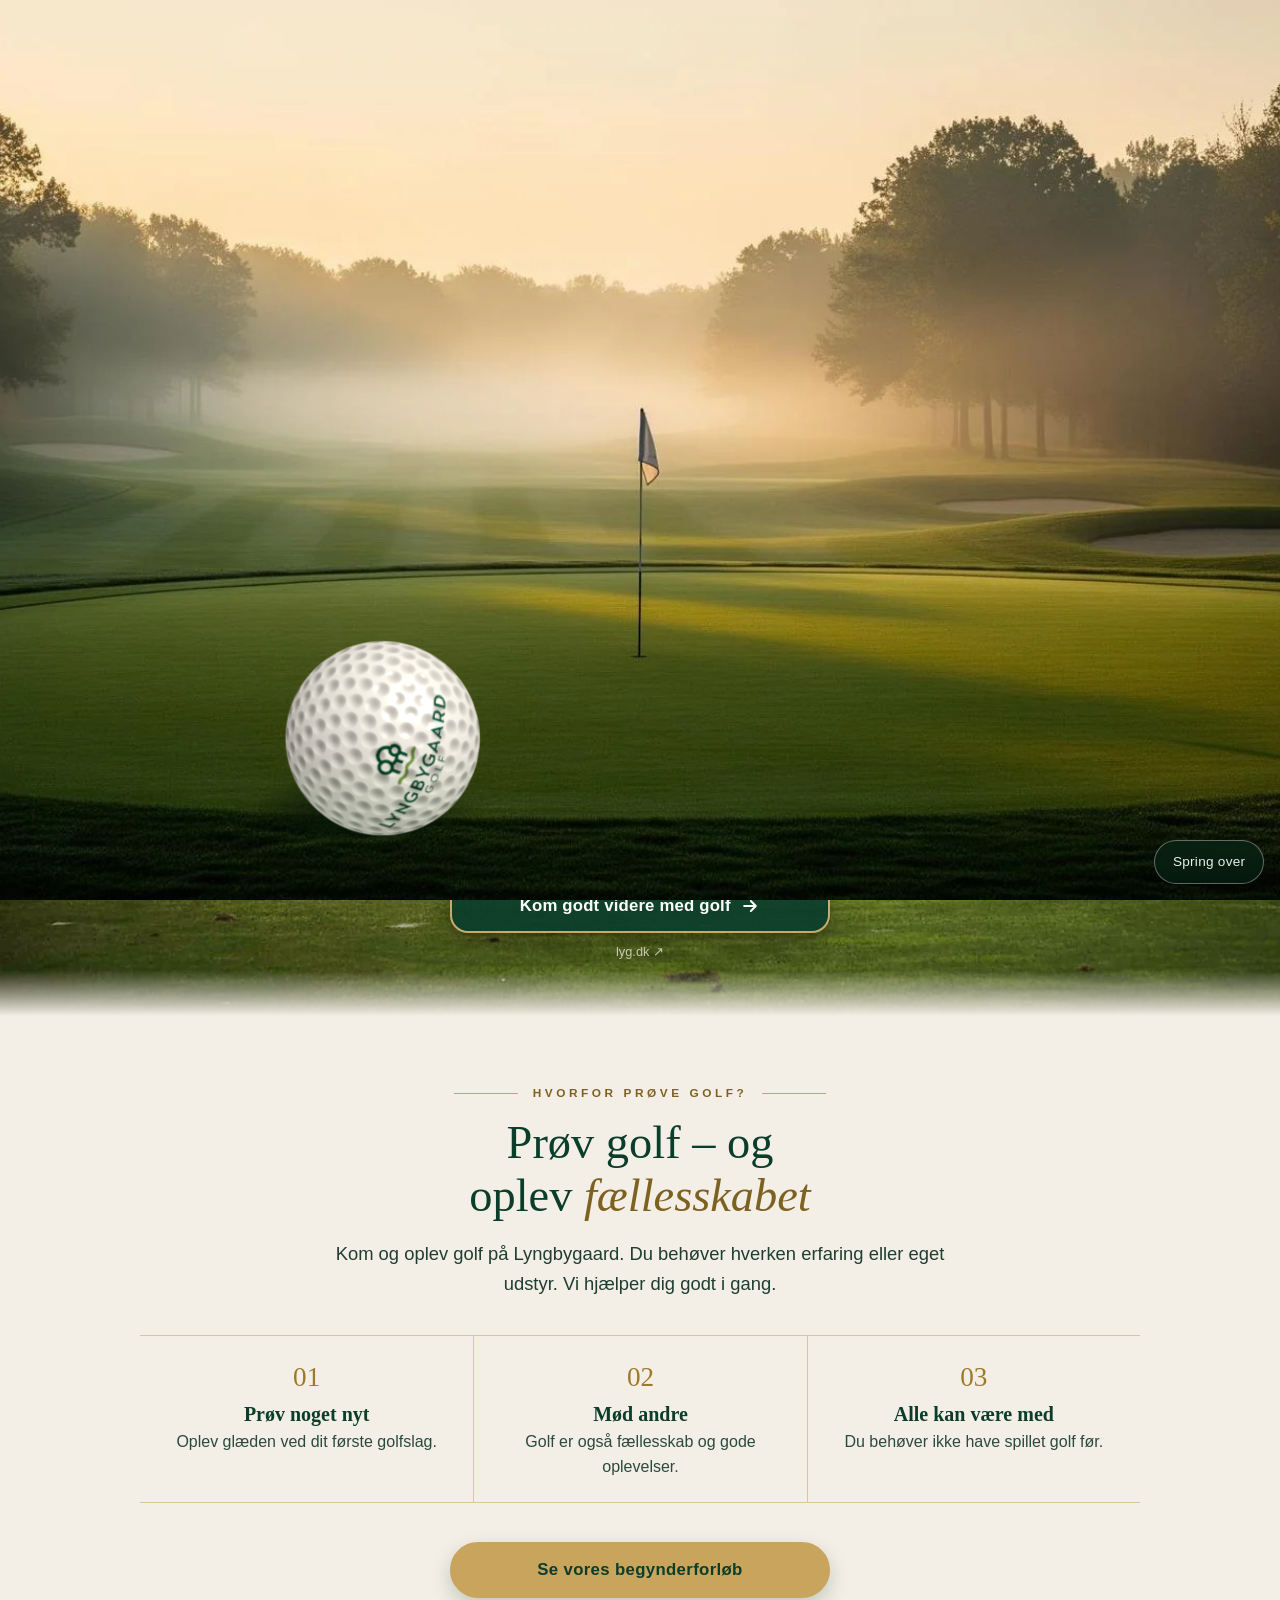
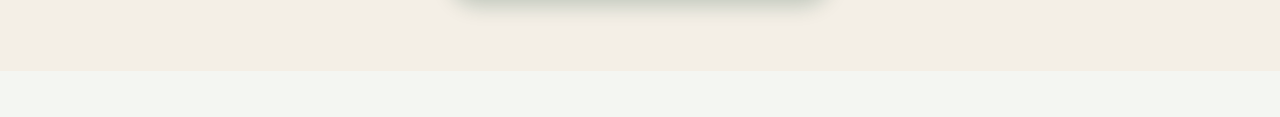
<file: index.html>
<!DOCTYPE html>
<html lang="da">
<head>
  <meta charset="UTF-8">
  <meta name="viewport" content="width=device-width, initial-scale=1.0, viewport-fit=cover">
  <meta name="description" content="Golfens Dag 2027 – Din digitale guide til Lyngbygaard Golfklubs store event.">
  <meta name="theme-color" content="#0B3D2B">
  <meta name="apple-mobile-web-app-capable" content="yes">
  <meta name="apple-mobile-web-app-status-bar-style" content="black-translucent">
  <meta name="apple-mobile-web-app-title" content="Golfens Dag">
  <title>Golfens Dag – Lyngbygaard Golf</title>
  <link rel="stylesheet" href="style.css?v=3.0.6">
  <link rel="manifest" href="manifest.json">
  <link rel="apple-touch-icon" href="icon-192.png">
  <link rel="icon" type="image/png" href="icon-192.png">

  <!-- Inline SVG-ikoner som symbols – ingen ekstern afhængighed -->
  <svg aria-hidden="true" width="0" height="0" style="position:absolute;width:0;height:0;overflow:hidden" xmlns="http://www.w3.org/2000/svg">
    <!-- Kalender / Program -->
    <symbol id="icon-program" viewBox="0 0 24 24" fill="none"
            stroke="currentColor" stroke-width="1.8" stroke-linecap="round" stroke-linejoin="round">
      <rect x="3" y="4" width="18" height="18" rx="2"/>
      <line x1="16" y1="2" x2="16" y2="6"/>
      <line x1="8"  y1="2" x2="8"  y2="6"/>
      <line x1="3"  y1="10" x2="21" y2="10"/>
      <line x1="8"  y1="14" x2="8.01"  y2="14" stroke-width="2.2"/>
      <line x1="12" y1="14" x2="12.01" y2="14" stroke-width="2.2"/>
      <line x1="16" y1="14" x2="16.01" y2="14" stroke-width="2.2"/>
    </symbol>

    <!-- Golftræner / Mød trænerteamet -->
    <symbol id="icon-traener" viewBox="0 0 24 24" fill="none"
            stroke="currentColor" stroke-width="1.8" stroke-linecap="round" stroke-linejoin="round">
      <circle cx="9"  cy="7"  r="3"/>
      <circle cx="17" cy="6"  r="2.5"/>
      <path d="M2 21c0-3.87 3.13-7 7-7h4c3.87 0 7 3.13 7 7"/>
      <path d="M17 9c1.66 0 3 1.34 3 3v9" stroke-dasharray="2 2"/>
    </symbol>

    <!-- Åben bog / Golfbegreber -->
    <symbol id="icon-begreber" viewBox="0 0 24 24" fill="none"
            stroke="currentColor" stroke-width="1.8" stroke-linecap="round" stroke-linejoin="round">
      <path d="M2 3h6a4 4 0 0 1 4 4v14a3 3 0 0 0-3-3H2z"/>
      <path d="M22 3h-6a4 4 0 0 0-4 4v14a3 3 0 0 1 3-3h7z"/>
    </symbol>

    <!-- Golfbold + flag / Begynderforløb -->
    <symbol id="icon-begynder" viewBox="0 0 24 24" fill="none"
            stroke="currentColor" stroke-width="1.8" stroke-linecap="round" stroke-linejoin="round">
      <circle cx="9" cy="17" r="3"/>
      <line x1="16" y1="3" x2="16" y2="19"/>
      <path d="M16 3l5 3-5 3"/>
    </symbol>

    <!-- Telefon / Kontakt -->
    <symbol id="icon-kontakt" viewBox="0 0 24 24" fill="none"
            stroke="currentColor" stroke-width="1.8" stroke-linecap="round" stroke-linejoin="round">
      <path d="M22 16.92v3a2 2 0 0 1-2.18 2
               19.79-19.79 0 0 1-8.63-3.07
               17.5 17.5 0 0 1-6-6
               19.79-19.79 0 0 1-3.07-8.67
               A2 2 0 0 1 4.11 2h3a2 2 0 0 1 2 1.72
               12.84 12.84 0 0 0 .7 2.81
               a2 2 0 0 1-.45 2.11L8.09 9.91
               a16 16 0 0 0 6 6l1.27-1.27
               a2 2 0 0 1 2.11-.45
               12.84 12.84 0 0 0 2.81.7
               A2 2 0 0 1 22 16.92z"/>
    </symbol>

    <!-- Klubhus / Om klubben -->
    <symbol id="icon-om" viewBox="0 0 24 24" fill="none"
            stroke="currentColor" stroke-width="1.8" stroke-linecap="round" stroke-linejoin="round">
      <path d="M3 9.5L12 3l9 6.5V21H3V9.5z"/>
      <path d="M9 21V12h6v9"/>
    </symbol>

    <!-- Cirkelmønster til hero -->
    <symbol id="pattern-circles" viewBox="0 0 200 200">
      <circle cx="40"  cy="40"  r="32" fill="none" stroke="rgba(255,255,255,0.045)" stroke-width="1"/>
      <circle cx="160" cy="40"  r="32" fill="none" stroke="rgba(255,255,255,0.045)" stroke-width="1"/>
      <circle cx="40"  cy="160" r="32" fill="none" stroke="rgba(255,255,255,0.045)" stroke-width="1"/>
      <circle cx="160" cy="160" r="32" fill="none" stroke="rgba(255,255,255,0.045)" stroke-width="1"/>
      <circle cx="100" cy="100" r="48" fill="none" stroke="rgba(255,255,255,0.03)"  stroke-width="1"/>
    </symbol>

    <!-- Gear / Admin -->
    <symbol id="icon-gear" viewBox="0 0 24 24" fill="none"
            stroke="currentColor" stroke-width="1.8" stroke-linecap="round" stroke-linejoin="round">
      <circle cx="12" cy="12" r="3"/>
      <path d="M19.4 15a1.65 1.65 0 0 0 .33 1.82l.06.06a2 2 0 0 1-2.83 2.83l-.06-.06
               a1.65 1.65 0 0 0-1.82-.33 1.65 1.65 0 0 0-1 1.51V21
               a2 2 0 0 1-4 0v-.09A1.65 1.65 0 0 0 9 19.4
               a1.65 1.65 0 0 0-1.82.33l-.06.06
               a2 2 0 0 1-2.83-2.83l.06-.06A1.65 1.65 0 0 0 4.68 15
               a1.65 1.65 0 0 0-1.51-1H3a2 2 0 0 1 0-4h.09
               A1.65 1.65 0 0 0 4.6 9a1.65 1.65 0 0 0-.33-1.82l-.06-.06
               a2 2 0 0 1 2.83-2.83l.06.06A1.65 1.65 0 0 0 9 4.68
               a1.65 1.65 0 0 0 1-1.51V3a2 2 0 0 1 4 0v.09
               a1.65 1.65 0 0 0 1 1.51 1.65 1.65 0 0 0 1.82-.33l.06-.06
               a2 2 0 0 1 2.83 2.83l-.06.06A1.65 1.65 0 0 0 19.4 9
               a1.65 1.65 0 0 0 1.51 1H21a2 2 0 0 1 0 4h-.09
               a1.65 1.65 0 0 0-1.51 1z"/>
    </symbol>
    <radialGradient id="gb-grad" cx="38%" cy="30%" r="80%"><stop offset="0" stop-color="#ffffff"/><stop offset=".55" stop-color="#f1f4f6"/><stop offset="1" stop-color="#cdd6db"/></radialGradient>
    <pattern id="gb-dimple" width="9" height="9" patternUnits="userSpaceOnUse"><circle cx="4.500" cy="4.500" r="2.300" fill="rgba(120,135,145,.16)"/><circle cx="0" cy="0" r="2.300" fill="rgba(120,135,145,.16)"/><circle cx="9" cy="9" r="2.300" fill="rgba(120,135,145,.16)"/><circle cx="9" cy="0" r="2.300" fill="rgba(120,135,145,.16)"/><circle cx="0" cy="9" r="2.300" fill="rgba(120,135,145,.16)"/></pattern>
    <symbol id="gi-flag" viewBox="0 0 48 48"><ellipse cx="24" cy="40" rx="19" ry="5.5" fill="#74c24f"/><ellipse cx="24" cy="38.6" rx="15" ry="3.6" fill="#8fd163"/><rect x="23" y="9" width="2" height="29" rx="1" fill="#f4f4f2" stroke="#b5bdb8" stroke-width=".5"/><path d="M25 9l13 5.2L25 19.5z" fill="#d8322a"/></symbol>
    <symbol id="gi-trees" viewBox="0 0 48 48"><ellipse cx="24" cy="40" rx="19" ry="5.5" fill="#74c24f"/><ellipse cx="24" cy="38.6" rx="15" ry="3.6" fill="#8fd163"/><rect x="11" y="27" width="3" height="12" fill="#7a5230"/><circle cx="12.5" cy="22" r="8" fill="#2f8f3a"/><rect x="22.5" y="22" width="3.4" height="17" fill="#7a5230"/><circle cx="24.2" cy="16" r="9.5" fill="#3aa145"/><rect x="34" y="29" width="3" height="10" fill="#7a5230"/><circle cx="35.5" cy="24" r="7" fill="#2f8f3a"/></symbol>
    <symbol id="gi-grass" viewBox="0 0 48 48"><g fill="#2f8f3a"><path d="M8 42Q8 30 4 20Q13 28 14 42z"/><path d="M16 42Q17 24 15 10Q24 24 22 42z" fill="#3aa145"/><path d="M24 42Q26 30 33 18Q32 32 31 42z"/><path d="M31 42Q34 32 42 26Q38 36 38 42z" fill="#3aa145"/><path d="M20 42Q21 34 14 30Q22 33 25 42z" fill="#74c24f"/></g></symbol>
    <symbol id="gi-putter" viewBox="0 0 48 48"><ellipse cx="24" cy="40" rx="19" ry="5.5" fill="#74c24f"/><ellipse cx="24" cy="38.6" rx="15" ry="3.6" fill="#8fd163"/><path d="M34 6L20 35" stroke="#6b7478" stroke-width="2.4" stroke-linecap="round"/><path d="M13 35h13l1.8 4.4H14.5z" fill="#e3a92b"/><image href="assets/images/lyngbygaard-golfbold.webp?v=3.0.6" x="30.5" y="29.5" width="11.0" height="11.0" preserveAspectRatio="xMidYMid meet"/></symbol>
    <symbol id="gi-chip" viewBox="0 0 48 48"><ellipse cx="24" cy="40" rx="19" ry="5.5" fill="#74c24f"/><ellipse cx="24" cy="38.6" rx="15" ry="3.6" fill="#8fd163"/><path d="M8 33Q17 14 31 28" fill="none" stroke="#6b7478" stroke-width="2" stroke-dasharray="3 3" stroke-linecap="round"/><image href="assets/images/lyngbygaard-golfbold.webp?v=3.0.6" x="30.5" y="26.5" width="11.0" height="11.0" preserveAspectRatio="xMidYMid meet"/></symbol>
    <symbol id="gi-pitch" viewBox="0 0 48 48"><ellipse cx="24" cy="40" rx="19" ry="5.5" fill="#74c24f"/><ellipse cx="24" cy="38.6" rx="15" ry="3.6" fill="#8fd163"/><path d="M8 35Q19 -2 38 33" fill="none" stroke="#6b7478" stroke-width="2" stroke-dasharray="3 3" stroke-linecap="round"/><image href="assets/images/lyngbygaard-golfbold.webp?v=3.0.6" x="32.5" y="28.5" width="11.0" height="11.0" preserveAspectRatio="xMidYMid meet"/></symbol>
    <symbol id="gi-bunker" viewBox="0 0 48 48"><ellipse cx="24" cy="38" rx="20" ry="7" fill="#74c24f"/><ellipse cx="24" cy="35.5" rx="15" ry="5.6" fill="#e8cd86"/><path d="M11 35q13-10 26 0" fill="#f3dc9d"/><path d="M8 31l-2-6M12 30l-1-7M40 31l2-6" stroke="#3aa145" stroke-width="2" stroke-linecap="round"/></symbol>
    <symbol id="gi-trophy" viewBox="0 0 48 48"><path d="M15 8h18v10a9 9 0 0 1-18 0z" fill="#e3a92b"/><path d="M15 11H8c0 7 3 9 7 9M33 11h7c0 7-3 9-7 9" fill="none" stroke="#e3a92b" stroke-width="2.6"/><rect x="21.5" y="26" width="5" height="8" fill="#c98a1a"/><rect x="15" y="34" width="18" height="6" rx="1.5" fill="#e3a92b"/></symbol>
    <symbol id="gi-bird" viewBox="0 0 48 48"><ellipse cx="22" cy="27" rx="13" ry="8" fill="#4f9a42" transform="rotate(-12 22 27)"/><circle cx="35" cy="19" r="5.6" fill="#6bb055"/><path d="M39.5 18l7 2.2-7 3z" fill="#e3a92b"/><circle cx="36.4" cy="18" r="1.1" fill="#173326"/><path d="M11 29L2 36l13-2z" fill="#4f9a42"/><path d="M17 24q5-9 13-8" fill="none" stroke="#6bb055" stroke-width="3"/><path d="M22 35l-1 6M27 34l1 7" stroke="#e3a92b" stroke-width="2" stroke-linecap="round"/></symbol>
    <symbol id="gi-bird2" viewBox="0 0 48 48"><ellipse cx="22" cy="27" rx="13" ry="8" fill="#2f7a35" transform="rotate(-12 22 27)"/><circle cx="35" cy="19" r="5.6" fill="#3f9e3a"/><path d="M39.5 18l7 2.2-7 3z" fill="#e3a92b"/><circle cx="36.4" cy="18" r="1.1" fill="#173326"/><path d="M11 29L2 36l13-2z" fill="#2f7a35"/><path d="M17 24q5-9 13-8" fill="none" stroke="#3f9e3a" stroke-width="3"/><path d="M22 35l-1 6M27 34l1 7" stroke="#e3a92b" stroke-width="2" stroke-linecap="round"/></symbol>
    <symbol id="gi-chart" viewBox="0 0 48 48"><rect x="6" y="28" width="9" height="12" rx="1.5" fill="#8fd163"/><rect x="19" y="19" width="9" height="21" rx="1.5" fill="#3f9e3a"/><rect x="32" y="8" width="9" height="32" rx="1.5" fill="#1e7a34"/></symbol>
    <symbol id="gi-card" viewBox="0 0 48 48"><rect x="5" y="11" width="38" height="27" rx="4" fill="#fff" stroke="#0B3D2B" stroke-width="2"/><path d="M5 15a4 4 0 0 1 4-4h30a4 4 0 0 1 4 4v4H5z" fill="#0B3D2B"/><circle cx="15" cy="29" r="4.2" fill="#C9A45C"/><rect x="23" y="25" width="15" height="2.6" rx="1.3" fill="#9aa5a0"/><rect x="23" y="31" width="10" height="2.6" rx="1.3" fill="#9aa5a0"/></symbol>
    <symbol id="gi-score" viewBox="0 0 48 48"><rect x="10" y="7" width="28" height="35" rx="4" fill="#fff" stroke="#0B3D2B" stroke-width="2"/><rect x="18" y="4" width="12" height="7" rx="2" fill="#C9A45C"/><path d="M15 21l3 3 6-6" fill="none" stroke="#3f9e3a" stroke-width="2.8" stroke-linecap="round" stroke-linejoin="round"/><path d="M28 21h6M15 31l3 3 6-6" fill="none" stroke="#9aa5a0" stroke-width="2.4" stroke-linecap="round"/><path d="M28 31h6" stroke="#9aa5a0" stroke-width="2.4" stroke-linecap="round"/></symbol>
    <symbol id="gi-markers" viewBox="0 0 48 48"><ellipse cx="24" cy="40" rx="19" ry="5.5" fill="#74c24f"/><ellipse cx="24" cy="38.6" rx="15" ry="3.6" fill="#8fd163"/><rect x="12" y="24" width="2" height="15" fill="#cfd5d8"/><circle cx="13" cy="20" r="5.2" fill="#d8322a"/><rect x="34" y="24" width="2" height="15" fill="#cfd5d8"/><circle cx="35" cy="20" r="5.2" fill="#fff" stroke="#c4cbd0"/></symbol>
    <symbol id="gi-stakes" viewBox="0 0 48 48"><ellipse cx="24" cy="40" rx="19" ry="5.5" fill="#74c24f"/><ellipse cx="24" cy="38.6" rx="15" ry="3.6" fill="#8fd163"/><g stroke="#b5bdb8" stroke-width=".6"><rect x="10" y="10" width="5" height="29" fill="#fff"/><rect x="21.5" y="10" width="5" height="29" fill="#fff"/><rect x="33" y="10" width="5" height="29" fill="#fff"/></g><g fill="#d8322a"><rect x="10" y="10" width="5" height="6"/><rect x="21.5" y="10" width="5" height="6"/><rect x="33" y="10" width="5" height="6"/></g></symbol>
    <symbol id="gi-water" viewBox="0 0 48 48"><ellipse cx="24" cy="30" rx="20" ry="11" fill="#4aa3d8"/><path d="M9 27q4-4 8 0t8 0 8 0 6 0" fill="none" stroke="#fff" stroke-width="2.2" stroke-linecap="round"/><path d="M13 34q4-3 7 0t7 0 7 0" fill="none" stroke="#bfe3f6" stroke-width="2" stroke-linecap="round"/></symbol>
    <symbol id="gi-ball" viewBox="0 0 48 48"><image href="assets/images/lyngbygaard-golfbold.webp?v=3.0.6" x="4" y="4" width="40" height="40" preserveAspectRatio="xMidYMid meet"/></symbol>
    <symbol id="gi-clock" viewBox="0 0 48 48"><rect x="21" y="4" width="6" height="4" rx="1.5" fill="#0B3D2B"/><circle cx="24" cy="26" r="17" fill="#fff" stroke="#0B3D2B" stroke-width="3"/><path d="M24 15v11l8 5" fill="none" stroke="#0B3D2B" stroke-width="3" stroke-linecap="round" stroke-linejoin="round"/></symbol>
    <symbol id="gi-golfer" viewBox="0 0 48 48"><circle cx="21" cy="8.5" r="4.6" fill="#e8b78a"/><path d="M16 8.5a5 5 0 0 1 10 0z" fill="#3f9e3a"/><path d="M18 14l9 1.2-1.4 13.6h-6.6z" fill="#74c24f"/><path d="M20 29l-3.5 13M25 29l4.5 13" stroke="#2c3a66" stroke-width="3.6" stroke-linecap="round"/><path d="M26 17l10 8" stroke="#e8b78a" stroke-width="3" stroke-linecap="round"/><path d="M37 25l6 13" stroke="#6b7478" stroke-width="2.2" stroke-linecap="round"/><image href="assets/images/lyngbygaard-golfbold.webp?v=3.0.6" x="37.4" y="36.4" width="7.2" height="7.2" preserveAspectRatio="xMidYMid meet"/></symbol>
    <symbol id="gi-people" viewBox="0 0 48 48"><circle cx="24" cy="14" r="6.2" fill="#e3a92b"/><path d="M12 38q0-13 12-13t12 13z" fill="#e3a92b"/><circle cx="9" cy="20" r="4.6" fill="#7aae52"/><path d="M0 38q0-10 9-10 2 0 4 .8-3 4-3 9.2z" fill="#7aae52"/><circle cx="39" cy="20" r="4.6" fill="#7aae52"/><path d="M48 38q0-10-9-10-2 0-4 .8 3 4 3 9.2z" fill="#7aae52"/></symbol>
    <symbol id="gi-checker" viewBox="0 0 48 48"><rect x="21" y="6" width="2.4" height="36" rx="1.2" fill="#6b7478"/><rect x="23" y="9" width="5" height="5" fill="#173326"/><rect x="28" y="9" width="5" height="5" fill="#fff"/><rect x="33" y="9" width="5" height="5" fill="#173326"/><rect x="38" y="9" width="5" height="5" fill="#fff"/><rect x="43" y="9" width="5" height="5" fill="#173326"/><rect x="23" y="14" width="5" height="5" fill="#fff"/><rect x="28" y="14" width="5" height="5" fill="#173326"/><rect x="33" y="14" width="5" height="5" fill="#fff"/><rect x="38" y="14" width="5" height="5" fill="#173326"/><rect x="43" y="14" width="5" height="5" fill="#fff"/><rect x="23" y="19" width="5" height="5" fill="#173326"/><rect x="28" y="19" width="5" height="5" fill="#fff"/><rect x="33" y="19" width="5" height="5" fill="#173326"/><rect x="38" y="19" width="5" height="5" fill="#fff"/><rect x="43" y="19" width="5" height="5" fill="#173326"/><rect x="23" y="9" width="25" height="15" fill="none" stroke="#173326" stroke-width="1"/></symbol>
    <symbol id="gi-club" viewBox="0 0 48 48"><ellipse cx="24" cy="40" rx="19" ry="5.5" fill="#74c24f"/><ellipse cx="24" cy="38.6" rx="15" ry="3.6" fill="#8fd163"/><path d="M36 5L19 34" stroke="#6b7478" stroke-width="2.4" stroke-linecap="round"/><path d="M12 34l9 4 -2.6 3.6-9.4-3z" fill="#e3a92b"/><image href="assets/images/lyngbygaard-golfbold.webp?v=3.0.6" x="31.5" y="29.5" width="11.0" height="11.0" preserveAspectRatio="xMidYMid meet"/></symbol>
    <symbol id="gi-target" viewBox="0 0 48 48"><circle cx="22" cy="26" r="17" fill="#fff" stroke="#e3a92b" stroke-width="2.6"/><circle cx="22" cy="26" r="11" fill="#e3a92b"/><circle cx="22" cy="26" r="6.5" fill="#fff"/><circle cx="22" cy="26" r="3" fill="#d8322a"/><path d="M24 24l17-17M36 6l5 1 1 5" fill="none" stroke="#173326" stroke-width="2.4" stroke-linecap="round" stroke-linejoin="round"/></symbol>
    <symbol id="gi-kids" viewBox="0 0 48 48"><circle cx="15" cy="12" r="5.2" fill="#e3a92b"/><path d="M6 38q0-12 9-12t9 12z" fill="#e3a92b"/><circle cx="34" cy="19" r="4.4" fill="#7aae52"/><path d="M26 38q0-9 8-9t8 9z" fill="#7aae52"/></symbol>
    <symbol id="gi-binoc" viewBox="0 0 48 48"><rect x="5" y="13" width="15" height="26" rx="6" fill="#e3a92b"/><rect x="28" y="13" width="15" height="26" rx="6" fill="#e3a92b"/><rect x="18" y="19" width="12" height="9" rx="2" fill="#c98a1a"/><circle cx="12.5" cy="35" r="4.4" fill="#0B3D2B"/><circle cx="35.5" cy="35" r="4.4" fill="#0B3D2B"/><rect x="7" y="8" width="11" height="7" rx="2" fill="#c98a1a"/><rect x="30" y="8" width="11" height="7" rx="2" fill="#c98a1a"/></symbol>
    <symbol id="gi-pin" viewBox="0 0 48 48"><path d="M24 3c-8.4 0-15 6.4-15 14.6C9 29 24 45 24 45s15-16 15-27.4C39 9.4 32.400 3 24 3z" fill="#e3a92b"/><circle cx="24" cy="17.5" r="6" fill="#fff"/></symbol>
    <symbol id="gi-phone" viewBox="0 0 48 48"><path d="M10 4h7l3.6 9-4.4 2.8a24 24 0 0 0 11 11L30 22.400l9 3.600V34a5 5 0 0 1-5 5C19 39 9 25 9 11a5 5 0 0 1 1-7z" fill="#2f8a3a"/></symbol>
    <symbol id="gi-mail" viewBox="0 0 48 48"><rect x="4" y="10" width="40" height="28" rx="4.5" fill="#e3a92b"/><path d="M6 13l18 14 18-14" fill="none" stroke="#fff3cf" stroke-width="2.6" stroke-linejoin="round"/><path d="M6 36l13-12M42 36L29 24" stroke="#c98a1a" stroke-width="2" stroke-linecap="round"/></symbol>
    <symbol id="gi-copy" viewBox="0 0 48 48"><rect x="17" y="5" width="23" height="31" rx="3.5" fill="#2f8a3a"/><rect x="8" y="13" width="23" height="31" rx="3.5" fill="#fff" stroke="#2f8a3a" stroke-width="2.6"/><path d="M13 23h13M13 29h13M13 35h8" stroke="#9aa5a0" stroke-width="2.4" stroke-linecap="round"/></symbol>
    <symbol id="gi-map" viewBox="0 0 48 48"><path d="M4 13l13-6 14 6 13-6v28l-13 6-14-6-13 6z" fill="#3f9e3a" stroke="#0B3D2B" stroke-width="2" stroke-linejoin="round"/><path d="M17 7v28M31 13v28" stroke="#0B3D2B" stroke-width="1.6" opacity=".55"/><path d="M24 12c-4.200 0-7.500 3.200-7.500 7.300C16.500 25 24 33 24 33s7.500-8 7.500-13.700c0-4.100-3.300-7.300-7.500-7.300z" fill="#e3a92b" stroke="#fff" stroke-width="1.4"/><circle cx="24" cy="19.300" r="2.800" fill="#fff"/></symbol>
    <symbol id="gi-ext" viewBox="0 0 24 28"><path d="M14 6h8v8M22 6L11 17M18 14v6a2 2 0 0 1-2 2H6a2 2 0 0 1-2-2V10a2 2 0 0 1 2-2h6" fill="none" stroke="currentColor" stroke-width="2.2" stroke-linecap="round" stroke-linejoin="round"/></symbol>
  </svg>
</head>
<body>

  <!-- ===== HEADER ===== -->
  <header class="app-header">
    <div class="header-inner">
      <button class="back-btn" id="back-btn" aria-label="Tilbage til forsiden">
        <svg viewBox="0 0 16 16" fill="none" stroke="currentColor"
             stroke-width="2.4" stroke-linecap="round" stroke-linejoin="round"
             width="16" height="16" aria-hidden="true">
          <path d="M10 3L5 8l5 5"/>
        </svg>
        Forside
      </button>
      <div class="header-logo" aria-label="Lyngbygaard Golf">
        <svg width="18" height="18" viewBox="0 0 24 24" fill="none"
             stroke="currentColor" stroke-width="2" stroke-linecap="round"
             aria-hidden="true" class="header-logo-icon">
          <circle cx="9" cy="17" r="3"/>
          <line x1="16" y1="2" x2="16" y2="19"/>
          <path d="M16 2l5 3-5 3"/>
        </svg>
        <span class="header-logo-text">Lyngbygaard <span class="header-logo-gold">Golf</span></span>
      </div>
      <button class="menu-btn" id="menu-btn" aria-label="Åbn menu" aria-expanded="false">
        <svg width="20" height="20" viewBox="0 0 20 20" fill="none"
             stroke="currentColor" stroke-width="2" stroke-linecap="round"
             aria-hidden="true">
          <line x1="2" y1="5"  x2="18" y2="5"/>
          <line x1="2" y1="10" x2="18" y2="10"/>
          <line x1="2" y1="15" x2="18" y2="15"/>
        </svg>
      </button>
    </div>
  </header>

  <!-- ===== BURGER MENU ===== -->
  <div class="menu-overlay" id="menu-overlay" role="presentation"></div>
  <div class="nav-menu" id="nav-menu" role="navigation" aria-label="Hovedmenu">
    <div class="nav-menu-header">
      <div class="nav-menu-title">Golfens Dag 2027</div>
    </div>
    <nav>
      <a href="#" onclick="navigate('home'); return false;">
        <span class="nav-icon">
          <svg width="16" height="16" viewBox="0 0 24 24" fill="none" stroke="currentColor"
               stroke-width="1.9" stroke-linecap="round" stroke-linejoin="round" aria-hidden="true">
            <path d="M3 9.5L12 3l9 6.5V21H3V9.5z"/><path d="M9 21V12h6v9"/>
          </svg>
        </span>
        Forside
      </a>
      <a href="#" onclick="navigate('program'); return false;">
        <span class="nav-icon">
          <svg width="16" height="16" viewBox="0 0 24 24" fill="none" stroke="currentColor"
               stroke-width="1.9" stroke-linecap="round" stroke-linejoin="round" aria-hidden="true">
            <rect x="3" y="4" width="18" height="18" rx="2"/>
            <line x1="16" y1="2" x2="16" y2="6"/><line x1="8" y1="2" x2="8" y2="6"/>
            <line x1="3" y1="10" x2="21" y2="10"/>
          </svg>
        </span>
        Program
      </a>
      <a href="https://lyg.dk/traenerteamet/" target="_blank" rel="noopener" onclick="closeMenu()">
        <span class="nav-icon">
          <svg width="16" height="16" viewBox="0 0 24 24" fill="none" stroke="currentColor"
               stroke-width="1.9" stroke-linecap="round" stroke-linejoin="round" aria-hidden="true">
            <circle cx="9" cy="7" r="3"/><circle cx="17" cy="6" r="2.5"/>
            <path d="M2 21c0-3.87 3.13-7 7-7h4c3.87 0 7 3.13 7 7"/>
          </svg>
        </span>
        Mød trænerteamet <span class="nav-ext">↗</span>
      </a>
      <a href="#" onclick="navigate('begreber'); return false;">
        <span class="nav-icon">
          <svg width="16" height="16" viewBox="0 0 24 24" fill="none" stroke="currentColor"
               stroke-width="1.9" stroke-linecap="round" stroke-linejoin="round" aria-hidden="true">
            <path d="M2 3h6a4 4 0 0 1 4 4v14a3 3 0 0 0-3-3H2z"/>
            <path d="M22 3h-6a4 4 0 0 0-4 4v14a3 3 0 0 1 3-3h7z"/>
          </svg>
        </span>
        Golfbegreber
      </a>
      <a href="#" onclick="navigate('begynder'); return false;">
        <span class="nav-icon">
          <svg width="16" height="16" viewBox="0 0 24 24" fill="none" stroke="currentColor"
               stroke-width="1.9" stroke-linecap="round" stroke-linejoin="round" aria-hidden="true">
            <circle cx="9" cy="17" r="3"/>
            <line x1="16" y1="3" x2="16" y2="19"/>
            <path d="M16 3l5 3-5 3"/>
          </svg>
        </span>
        Begynderforløb
      </a>
      <a href="#" onclick="navigate('kontakt'); return false;">
        <span class="nav-icon">
          <svg width="16" height="16" viewBox="0 0 24 24" fill="none" stroke="currentColor"
               stroke-width="1.9" stroke-linecap="round" stroke-linejoin="round" aria-hidden="true">
            <path d="M22 16.92v3a2 2 0 0 1-2.18 2 19.79 19.79 0 0 1-8.63-3.07
                     17.5 17.5 0 0 1-6-6 19.79 19.79 0 0 1-3.07-8.67A2 2 0 0 1 4.11 2h3
                     a2 2 0 0 1 2 1.72 12.84 12.84 0 0 0 .7 2.81 a2 2 0 0 1-.45 2.11
                     L8.09 9.91a16 16 0 0 0 6 6l1.27-1.27a2 2 0 0 1 2.11-.45
                     12.84 12.84 0 0 0 2.81.7A2 2 0 0 1 22 16.92z"/>
          </svg>
        </span>
        Kontakt
      </a>
      <a href="#" onclick="navigate('om'); return false;">
        <span class="nav-icon">
          <svg width="16" height="16" viewBox="0 0 24 24" fill="none" stroke="currentColor"
               stroke-width="1.9" stroke-linecap="round" stroke-linejoin="round" aria-hidden="true">
            <path d="M3 9.5L12 3l9 6.5V21H3V9.5z"/><path d="M9 21V12h6v9"/>
          </svg>
        </span>
        Om Lyngbygaard Golf
      </a>
    </nav>
  </div>

  <!-- ===== MAIN ===== -->
  <main class="main-content">

    <!-- ========================================
         FORSIDE
         ======================================== -->
    <section class="page active" id="page-home" aria-label="Forside">

      <!-- FORSIDE v3.0.6 – golfbane som baggrund, seks fotokort med gyldne rammer.
           Al tekst er rigtig HTML. Kortfoto sættes i style.css (--img pr. kort). -->
      <div class="gh" id="gh-hero">
        <div class="gh-copy">
          <p class="gh-eyebrow"><span>Golfens Dag 2027</span></p>
          <h1 class="gh-title">Lyngbygaard <em>Golfklub</em></h1>
          <p class="gh-tagline">Oplev golfen · Mød trænerne · Kom godt i gang</p>
        </div>

        <!-- v3.0.6: "Kom og oplev golfens verden" – tekst direkte på golfbaggrunden, ingen boks/ikoner -->
        <section class="gh-oplev" aria-labelledby="gh-oplev-title">
          <h2 class="gh-oplev-title" id="gh-oplev-title">Kom og oplev <em>golfens verden</em></h2>
          <p class="gh-oplev-intro">Velkommen til Golfens Dag på Lyngbygaard. Her finder du dagens program, aktiviteter og svar på dine spørgsmål.</p>
        </section>

        <div class="gh-grid" role="list" aria-label="Menuen">
          <button class="gh-card" data-card="om" role="listitem" type="button" onclick="navigate('om')" aria-label="Om klubben">
            <span class="gh-card-photo" aria-hidden="true"></span>
            <span class="gh-card-label">Om klubben</span>
            <svg class="gh-chev" width="18" height="18" viewBox="0 0 20 20" fill="none" stroke="currentColor" stroke-width="2.4" stroke-linecap="round" stroke-linejoin="round" aria-hidden="true"><path d="M7 3l7 7-7 7"/></svg>
          </button>
          <button class="gh-card" data-card="program" role="listitem" type="button" onclick="navigate('program')" aria-label="Program">
            <span class="gh-card-photo" aria-hidden="true"></span>
            <span class="gh-card-label">Program</span>
            <svg class="gh-chev" width="18" height="18" viewBox="0 0 20 20" fill="none" stroke="currentColor" stroke-width="2.4" stroke-linecap="round" stroke-linejoin="round" aria-hidden="true"><path d="M7 3l7 7-7 7"/></svg>
          </button>
          <a class="gh-card" data-card="traener" role="listitem" href="https://lyg.dk/traenerteamet/" target="_blank" rel="noopener" aria-label="Mød trænerteamet (åbner eksternt)">
            <span class="gh-card-photo" aria-hidden="true"></span>
            <span class="gh-card-label">Mød trænerteamet</span>
            <svg class="gh-chev" width="18" height="18" viewBox="0 0 20 20" fill="none" stroke="currentColor" stroke-width="2.4" stroke-linecap="round" stroke-linejoin="round" aria-hidden="true"><path d="M7 3l7 7-7 7"/></svg>
          </a>
          <button class="gh-card" data-card="begreber" role="listitem" type="button" onclick="navigate('begreber')" aria-label="Golfbegreber">
            <span class="gh-card-photo" aria-hidden="true"></span>
            <span class="gh-card-label">Golfbegreber</span>
            <svg class="gh-chev" width="18" height="18" viewBox="0 0 20 20" fill="none" stroke="currentColor" stroke-width="2.4" stroke-linecap="round" stroke-linejoin="round" aria-hidden="true"><path d="M7 3l7 7-7 7"/></svg>
          </button>
          <button class="gh-card" data-card="begynder" role="listitem" type="button" onclick="navigate('begynder')" aria-label="Begynderforløb">
            <span class="gh-card-photo" aria-hidden="true"></span>
            <span class="gh-card-label">Begynderforløb</span>
            <svg class="gh-chev" width="18" height="18" viewBox="0 0 20 20" fill="none" stroke="currentColor" stroke-width="2.4" stroke-linecap="round" stroke-linejoin="round" aria-hidden="true"><path d="M7 3l7 7-7 7"/></svg>
          </button>
          <button class="gh-card" data-card="kontakt" role="listitem" type="button" onclick="navigate('kontakt')" aria-label="Kontakt">
            <span class="gh-card-photo" aria-hidden="true"></span>
            <span class="gh-card-label">Kontakt</span>
            <svg class="gh-chev" width="18" height="18" viewBox="0 0 20 20" fill="none" stroke="currentColor" stroke-width="2.4" stroke-linecap="round" stroke-linejoin="round" aria-hidden="true"><path d="M7 3l7 7-7 7"/></svg>
          </button>
        </div>

        <div class="gh-cta-wrap">
          <button class="gh-cta" type="button" onclick="navigate('begynder')">
            <span>Kom godt videre med golf</span>
            <svg width="20" height="20" viewBox="0 0 24 24" fill="none" stroke="currentColor" stroke-width="2.4"
                 stroke-linecap="round" stroke-linejoin="round" aria-hidden="true"><path d="M5 12h14M13 6l6 6-6 6"/></svg>
          </button>
          <a class="gh-site" href="https://lyg.dk" target="_blank" rel="noopener">lyg.dk ↗</a>
        </div>
      </div>

      <!-- v3.0.6: NY SEKTION "Hvorfor prøve golf?" – lys creme, mørkegrøn tekst, diskrete guldlinjer.
           v3.0.6: knappen fører til appens side om begynderforløb (ingen tilmelding til selve Golfens Dag i appen). -->
      <section class="gh-why" id="gh-why" aria-labelledby="gh-why-title">
        <div class="gh-why-inner">
          <p class="gh-why-eyebrow"><span>Hvorfor prøve golf?</span></p>
          <h2 class="gh-why-title" id="gh-why-title">Prøv golf – og oplev <em>fællesskabet</em></h2>
          <p class="gh-why-intro">Kom og oplev golf på Lyngbygaard. Du behøver hverken erfaring eller eget udstyr. Vi hjælper dig godt i gang.</p>
          <ol class="gh-why-list">
            <li><span class="gh-why-num" aria-hidden="true">01</span><h3>Prøv noget nyt</h3><p>Oplev glæden ved dit første golfslag.</p></li>
            <li><span class="gh-why-num" aria-hidden="true">02</span><h3>Mød andre</h3><p>Golf er også fællesskab og gode oplevelser.</p></li>
            <li><span class="gh-why-num" aria-hidden="true">03</span><h3>Alle kan være med</h3><p>Du behøver ikke have spillet golf før.</p></li>
          </ol>
          <div class="gh-why-cta">
            <button class="gh-why-btn" id="gh-why-btn" type="button" onclick="navigate('begynder')">Se vores begynderforløb</button>
          </div>
        </div>
      </section>

    </section><!-- /home -->


    <!-- ========================================
         PROGRAM
         ======================================== -->
    <section class="page" id="page-program" aria-label="Program">
      <div class="page-header hdr-course">
        <h1>Program</h1>
        <p>Golfens Dag 2027 · Lyngbygaard Golfklub</p>
      </div>
      <div class="page-body">
        <div class="section-label">Dagens forløb</div>
        <div class="timeline" id="timeline" role="list"></div>
        <div class="section-label">Stationer</div>
        <div class="stations-grid" id="stations-list" role="list"></div>
        <div style="margin-top:1.75rem">
          <button class="btn-primary" onclick="navigate('begynder')">Se begynderforløb</button>
        </div>
      </div>
            <div class="gd-turf"><span class="gd-ballwrap"><img class="gd-ball" src="assets/images/lyngbygaard-golfbold.webp?v=3.0.6" alt="Golfbold med Lyngbygaard Golf-logo" width="160" height="160" loading="lazy"></span></div>
      <footer class="app-footer">
        <div class="footer-top">
          <div class="footer-brand">
            <div class="footer-brand-name">Lyngbygaard Golfklub</div>
            <div class="footer-brand-address">Lyngbygårdsvej 29 · 8220 Brabrand</div>
          </div>
          <div class="footer-links">
            <a href="https://lyg.dk" target="_blank" rel="noopener">lyg.dk ↗</a>
          </div>
        </div>
        <div class="footer-divider"></div>
        <div class="footer-meta">
          <div class="footer-meta-left"></div>
          <div class="footer-meta-right"><span class="footer-version">v3.0.6</span></div>
        </div>
      </footer>
    </section>

    <!-- ========================================
         GOLFBEGREBER
         ======================================== -->
    <section class="page" id="page-begreber" aria-label="Golfbegreber">
      <div class="page-header">
        <h1>Golfbegreber</h1>
        <p>De vigtigste ord du møder på banen</p>
      </div>
      <div class="page-body">
        <div class="begreber-list" id="begreber-list" role="list"></div>
      </div>
            <div class="gd-turf"><span class="gd-ballwrap"><img class="gd-ball" src="assets/images/lyngbygaard-golfbold.webp?v=3.0.6" alt="Golfbold med Lyngbygaard Golf-logo" width="160" height="160" loading="lazy"></span></div>
      <footer class="app-footer">
        <div class="footer-top">
          <div class="footer-brand">
            <div class="footer-brand-name">Lyngbygaard Golfklub</div>
            <div class="footer-brand-address">Lyngbygårdsvej 29 · 8220 Brabrand</div>
          </div>
          <div class="footer-links">
            <a href="https://lyg.dk" target="_blank" rel="noopener">lyg.dk ↗</a>
          </div>
        </div>
        <div class="footer-divider"></div>
        <div class="footer-meta">
          <div class="footer-meta-left"></div>
          <div class="footer-meta-right"><span class="footer-version">v3.0.6</span></div>
        </div>
      </footer>
    </section>

    <!-- ========================================
         BEGYNDERFORLØB
         ======================================== -->
    <section class="page" id="page-begynder" aria-label="Begynderforløb">
      <div class="page-header">
        <h1>Begynderforløb</h1>
        <p>Start din golfrejse med os</p>
      </div>
      <div class="page-body">
        <!-- MICRO-ANIMATION "Klar til dit første slag?" -->
        <div class="micro-ball-section" id="micro-ball-section">
          <div class="gd-turf micro-turf" aria-hidden="true"></div>
          <canvas id="micro-canvas" class="micro-canvas" aria-hidden="true"></canvas>
          <div class="micro-content" id="micro-content">
            <p class="micro-eyebrow">Klar til dit første slag?</p>
            <p class="micro-text">Prøv golf og oplev, hvor sjovt det er at komme i gang.</p>
            <a class="btn-primary micro-cta"
               href="https://lyg.dk/begyndergolf/#kontakt-form"
               target="_blank" rel="noopener"
               aria-label="Tilmeld dig begynderforløb">
              TILMELD DIG NU →
            </a>
          </div>
        </div>

        <div class="courses-list" id="courses-list" role="list"></div>
        <div class="info-box">
          <h3>Er du i tvivl?</h3>
          <p>Vi hjælper dig gerne – uanset hvad du undrer dig over.</p>
          <a class="btn-secondary" href="https://lyg.dk/begyndergolf/#kontakt-form"
             target="_blank" rel="noopener">Kontakt os</a>
        </div>
      </div>
      <div class="gd-turf"><span class="gd-ballwrap"><img class="gd-ball" src="assets/images/lyngbygaard-golfbold.webp?v=3.0.6" alt="Golfbold med Lyngbygaard Golf-logo" width="160" height="160" loading="lazy"></span></div>
      <footer class="app-footer">
        <div class="footer-top">
          <div class="footer-brand">
            <div class="footer-brand-name">Lyngbygaard Golfklub</div>
            <div class="footer-brand-address">Lyngbygårdsvej 29 · 8220 Brabrand</div>
          </div>
          <div class="footer-links">
            <a href="https://lyg.dk" target="_blank" rel="noopener">lyg.dk ↗</a>
          </div>
        </div>
        <div class="footer-divider"></div>
        <div class="footer-meta">
          <div class="footer-meta-left"></div>
          <div class="footer-meta-right"><span class="footer-version">v3.0.6</span></div>
        </div>
      </footer>
    </section>

    <!-- ========================================
         KONTAKT
         ======================================== -->
    <section class="page" id="page-kontakt" aria-label="Kontakt">
      <div class="page-header">
        <h1>Kontakt</h1>
        <p>Vi er klar til at hjælpe dig</p>
      </div>
      <div class="page-body">
        <div class="kontakt-info">
          <div class="kc-id">
            <svg class="gi kc-pin" aria-hidden="true" focusable="false"><use href="#gi-pin"/></svg>
            <div>
              <h2 id="kontakt-name"></h2>
              <div class="kontakt-info-row" id="kontakt-address"></div>
            </div>
          </div>
          <div class="kontakt-info-row kc-line"><svg class="gi" aria-hidden="true" focusable="false"><use href="#gi-phone"/></svg><span id="kontakt-phone-text"></span></div>
          <div class="kontakt-info-row kc-line"><svg class="gi" aria-hidden="true" focusable="false"><use href="#gi-mail"/></svg><span id="kontakt-email-text"></span></div>
        </div>
        <div class="kontakt-btns">
          <a class="kontakt-btn" id="btn-ring" href="tel:87441070" aria-label="Ring til klubben">
            <svg class="gi kb-ico" aria-hidden="true" focusable="false"><use href="#gi-phone"/></svg>
            <span>Ring</span>
          </a>
          <button class="kontakt-btn" id="btn-copy-email" onclick="copyEmail()"
                  aria-label="Kopier e-mailadresse">
            <svg class="gi kb-ico" aria-hidden="true" focusable="false"><use href="#gi-copy"/></svg>
            <span>Kopier mail</span>
          </button>
          <a class="kontakt-btn" id="btn-sendmail" href="mailto:kontor@lyg.dk"
             aria-label="Send e-mail">
            <svg class="gi kb-ico" aria-hidden="true" focusable="false"><use href="#gi-mail"/></svg>
            <span>Send mail</span>
          </a>
          <a class="kontakt-btn" id="btn-maps"
             href="https://maps.google.com/?q=Lyngbygaard+Golfklub,+Lyngbygårdsvej+29,+8220+Brabrand"
             target="_blank" rel="noopener" aria-label="Rutevejledning i Google Maps">
            <svg class="gi kb-ico" aria-hidden="true" focusable="false"><use href="#gi-map"/></svg>
            <span>Rutevejledning</span>
          </a>
        </div>
        <a class="btn-primary" id="btn-website" href="https://lyg.dk"
           target="_blank" rel="noopener">Besøg lyg.dk <svg class="gi-ext" aria-hidden="true" focusable="false"><use href="#gi-ext"/></svg></a>
      </div>
            <div class="gd-turf"><span class="gd-ballwrap"><img class="gd-ball" src="assets/images/lyngbygaard-golfbold.webp?v=3.0.6" alt="Golfbold med Lyngbygaard Golf-logo" width="160" height="160" loading="lazy"></span></div>
      <footer class="app-footer">
        <div class="footer-top">
          <div class="footer-brand">
            <div class="footer-brand-name">Lyngbygaard Golfklub</div>
            <div class="footer-brand-address">Lyngbygårdsvej 29 · 8220 Brabrand</div>
          </div>
          <div class="footer-links">
            <a href="https://lyg.dk" target="_blank" rel="noopener">lyg.dk ↗</a>
          </div>
        </div>
        <div class="footer-divider"></div>
        <div class="footer-meta">
          <div class="footer-meta-left"></div>
          <div class="footer-meta-right"><span class="footer-version">v3.0.6</span></div>
        </div>
      </footer>
    </section>

    <!-- ========================================
         OM LYNGBYGAARD GOLF
         ======================================== -->
    <section class="page" id="page-om" aria-label="Om Lyngbygaard Golf">
      <div class="page-header">
        <h1>Om Lyngbygaard Golf</h1>
        <p>Klik for at læse mere på lyg.dk</p>
      </div>
      <div class="page-body">
        <div class="om-grid" id="om-grid" role="list"></div>
      </div>
      <div class="gd-turf"><span class="gd-ballwrap"><img class="gd-ball" src="assets/images/lyngbygaard-golfbold.webp?v=3.0.6" alt="Golfbold med Lyngbygaard Golf-logo" width="160" height="160" loading="lazy"></span></div>
      <footer class="app-footer">
        <div class="footer-top">
          <div class="footer-brand">
            <div class="footer-brand-name">Lyngbygaard Golfklub</div>
            <div class="footer-brand-address">Lyngbygårdsvej 29 · 8220 Brabrand</div>
          </div>
          <div class="footer-links">
            <a href="https://lyg.dk" target="_blank" rel="noopener">lyg.dk ↗</a>
          </div>
        </div>
        <div class="footer-divider"></div>
        <div class="footer-meta">
          <div class="footer-meta-left"></div>
          <div class="footer-meta-right"><span class="footer-version">v3.0.6</span></div>
        </div>
      </footer>
    </section>

    <!-- ========================================
         ADMIN
         ======================================== -->
    <section class="page" id="page-admin" aria-label="Admin">
      <div class="page-header">
        <h1>Admin</h1>
        <p>Lokal forhåndsvisning – kun på denne enhed</p>
      </div>
      <div class="page-body">
        <div class="admin-notice" role="note">
          <strong>Lokal forhåndsvisning</strong>
          Ændringer her gemmes kun i denne browser på denne enhed. De opdaterer
          <u>ikke</u> hjemmesiden for andre besøgende. PIN-koden er kun en let
          afskærmning mod uforvarende klik og er <u>ikke</u> sikker adgangskontrol.
        </div>
        <div id="admin-login" class="admin-login-wrap">
          <h2>Indtast PIN-kode</h2>
          <div class="admin-pin-row">
            <input type="password" inputmode="numeric" maxlength="6"
                   id="admin-pin-input" placeholder="••••" autocomplete="off"
                   aria-label="PIN-kode">
            <button class="btn-primary"
                    style="width:auto;padding:.75rem 1.25rem;min-height:0"
                    onclick="checkAdminPin()">OK</button>
          </div>
          <p class="pin-error" id="admin-pin-error" role="alert">Forkert kode – prøv igen</p>
        </div>
        <div id="admin-content-wrapper" style="display:none">
          <div id="admin-content"></div>
          <p class="admin-saved" id="admin-saved-msg" role="status" aria-live="polite">✓ Gemt lokalt på denne enhed – ikke på hjemmesiden</p>
        </div>
      </div>
      <footer class="app-footer">
        <div class="footer-top">
          <div class="footer-brand">
            <div class="footer-brand-name">Lyngbygaard Golfklub</div>
          </div>
        </div>
        <div class="footer-divider"></div>
        <div class="footer-meta">
          <div class="footer-meta-left"></div>
          <div class="footer-meta-right"><span class="footer-version">v3.0.6</span></div>
        </div>
      </footer>
    </section>

  </main>

  <!-- ===== INFORMATIONSBJÆLKE (v3.0.6) ===== -->
  <nav class="ticker" id="gd-ticker" aria-label="Information til gæster">
    <a class="ticker-item" href="#program" data-go="program">Velkommen til Golfens Dag – find dagens program og aktiviteter her.</a>
  </nav>

  <!-- ===== POPUP: BEGYNDERFORLØB OG GOLFKORT (v3.0.6) ===== -->
  <div class="gd-modal" id="gd-popup" hidden>
    <div class="gd-modal-backdrop" data-close></div>
    <div class="gd-modal-card" role="dialog" aria-modal="true" aria-labelledby="gd-pop-title" tabindex="-1">
      <button class="gd-modal-close" type="button" data-close aria-label="Luk">
        <svg width="18" height="18" viewBox="0 0 18 18" fill="none" stroke="currentColor" stroke-width="2" stroke-linecap="round" aria-hidden="true"><path d="M3 3l12 12M15 3L3 15"/></svg>
      </button>
      <h2 class="gd-modal-title" id="gd-pop-title">Velkommen til Golfens Dag 2027!</h2>
      <h3 class="gd-modal-sub gd-modal-sub-first">Er du ny til golf?</h3>
      <p class="gd-modal-text">Husk at tilmelde dig vores begynderforløb, så du kan komme godt i gang.</p>
      <h3 class="gd-modal-sub">Har du allerede golfkortet?</h3>
      <p class="gd-modal-text">Så kontakt klubbens kontor, som kan hjælpe dig videre.</p>
      <div class="gd-modal-actions">
        <a class="gd-modal-btn gd-modal-btn-primary" id="gd-pop-signup" href="#begynder" data-go="begynder">Se begynderforløb</a>
        <a class="gd-modal-btn gd-modal-btn-ghost" id="gd-pop-office" href="#kontakt" data-go="kontakt">Kontakt kontoret</a>
        <button class="gd-modal-btn gd-modal-btn-text" id="gd-pop-close" type="button" data-close>Luk</button>
      </div>
    </div>
  </div>

  <!-- ===== INSTALL BANNER ===== -->
  <div class="install-banner" id="install-btn"
       role="complementary" aria-label="Installér app">
    <p>Gem appen på din startskærm</p>
    <button onclick="installApp()">Installér</button>
  </div>

  <!-- ===== ADMIN GEAR – diskret ===== -->
  <button class="admin-gear" onclick="navigate('admin')" aria-label="Admin">
    <svg class="admin-gear-svg"><use href="#icon-gear"/></svg>
  </button>

  <script src="app.js?v=3.0.6"></script>
  <script>window.GD_VELKOMST = true; /* v3.0.6: ny velkomstanimation (velkomst.js); intro.js ligger dormant */</script>
  <script src="intro.js?v=3.0.6"></script>
  <script src="velkomst.js?v=3.0.6"></script>
</body>
</html>
</file>
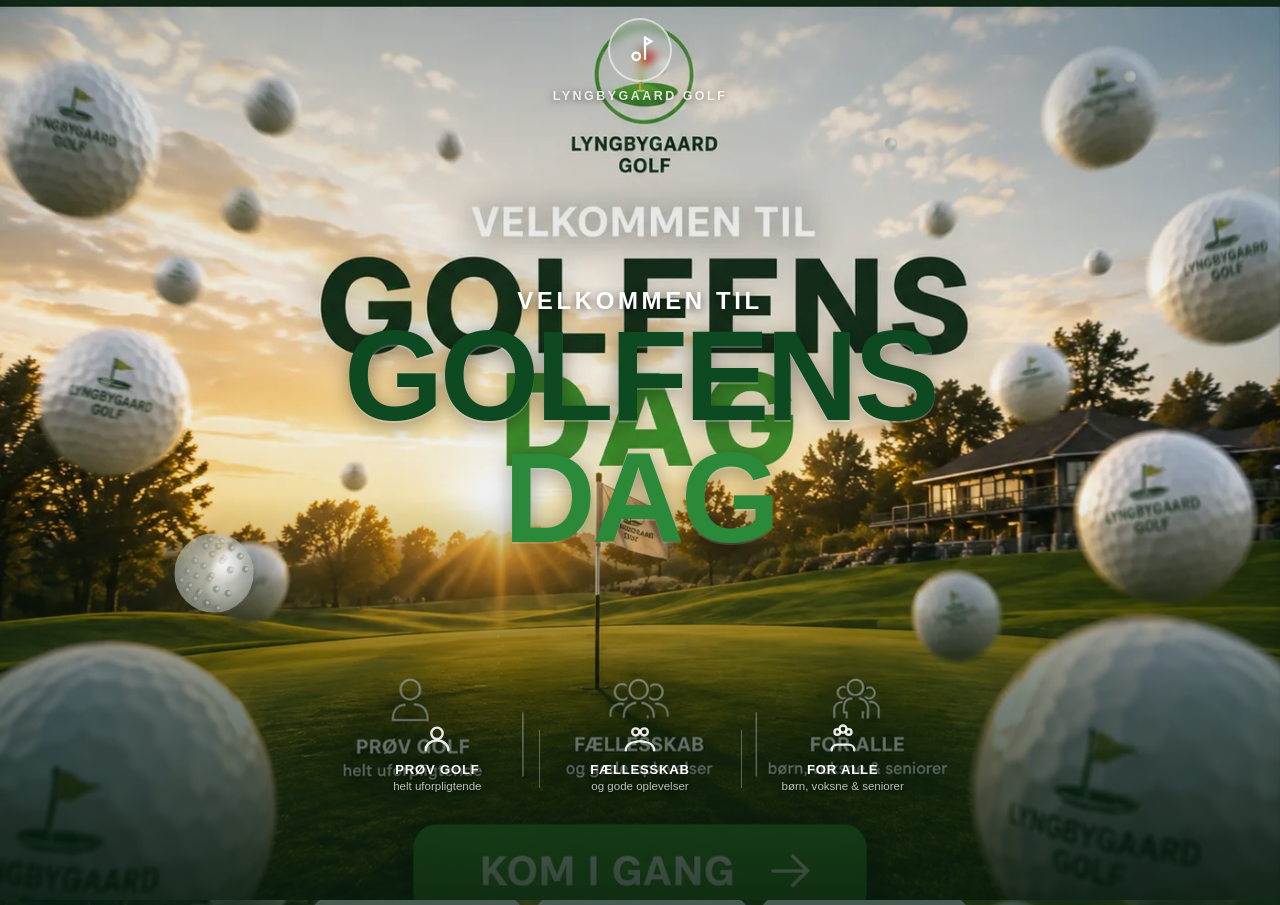
<file: golfens-dag-2026/index.html>
<!DOCTYPE html>
<html lang="da">
<head>
  <meta charset="UTF-8">
  <meta name="viewport" content="width=device-width, initial-scale=1.0, viewport-fit=cover">
  <meta name="description" content="Golfens Dag 2027 – Din digitale guide til Lyngbygaard Golfklubs store event.">
  <meta name="theme-color" content="#0B3D2B">
  <meta name="apple-mobile-web-app-capable" content="yes">
  <meta name="apple-mobile-web-app-status-bar-style" content="black-translucent">
  <meta name="apple-mobile-web-app-title" content="Golfens Dag">
  <title>Golfens Dag 2027 – Lyngbygaard Golfklub</title>
  <link rel="stylesheet" href="style.css?v=2.4.1">
  <link rel="manifest" href="manifest.json">
  <link rel="apple-touch-icon" href="icon-192.png">

  <!-- Inline SVG-ikoner som symbols – ingen ekstern afhængighed -->
  <svg aria-hidden="true" style="display:none" xmlns="http://www.w3.org/2000/svg">
    <!-- Kalender / Program -->
    <symbol id="icon-program" viewBox="0 0 24 24" fill="none"
            stroke="currentColor" stroke-width="1.8" stroke-linecap="round" stroke-linejoin="round">
      <rect x="3" y="4" width="18" height="18" rx="2"/>
      <line x1="16" y1="2" x2="16" y2="6"/>
      <line x1="8"  y1="2" x2="8"  y2="6"/>
      <line x1="3"  y1="10" x2="21" y2="10"/>
      <line x1="8"  y1="14" x2="8.01"  y2="14" stroke-width="2.2"/>
      <line x1="12" y1="14" x2="12.01" y2="14" stroke-width="2.2"/>
      <line x1="16" y1="14" x2="16.01" y2="14" stroke-width="2.2"/>
    </symbol>

    <!-- Golftræner / Mød trænerteamet -->
    <symbol id="icon-traener" viewBox="0 0 24 24" fill="none"
            stroke="currentColor" stroke-width="1.8" stroke-linecap="round" stroke-linejoin="round">
      <circle cx="9"  cy="7"  r="3"/>
      <circle cx="17" cy="6"  r="2.5"/>
      <path d="M2 21c0-3.87 3.13-7 7-7h4c3.87 0 7 3.13 7 7"/>
      <path d="M17 9c1.66 0 3 1.34 3 3v9" stroke-dasharray="2 2"/>
    </symbol>

    <!-- Åben bog / Golfbegreber -->
    <symbol id="icon-begreber" viewBox="0 0 24 24" fill="none"
            stroke="currentColor" stroke-width="1.8" stroke-linecap="round" stroke-linejoin="round">
      <path d="M2 3h6a4 4 0 0 1 4 4v14a3 3 0 0 0-3-3H2z"/>
      <path d="M22 3h-6a4 4 0 0 0-4 4v14a3 3 0 0 1 3-3h7z"/>
    </symbol>

    <!-- Golfbold + flag / Begynderforløb -->
    <symbol id="icon-begynder" viewBox="0 0 24 24" fill="none"
            stroke="currentColor" stroke-width="1.8" stroke-linecap="round" stroke-linejoin="round">
      <circle cx="9" cy="17" r="3"/>
      <line x1="16" y1="3" x2="16" y2="19"/>
      <path d="M16 3l5 3-5 3"/>
    </symbol>

    <!-- Telefon / Kontakt -->
    <symbol id="icon-kontakt" viewBox="0 0 24 24" fill="none"
            stroke="currentColor" stroke-width="1.8" stroke-linecap="round" stroke-linejoin="round">
      <path d="M22 16.92v3a2 2 0 0 1-2.18 2
               19.79-19.79 0 0 1-8.63-3.07
               17.5 17.5 0 0 1-6-6
               19.79-19.79 0 0 1-3.07-8.67
               A2 2 0 0 1 4.11 2h3a2 2 0 0 1 2 1.72
               12.84 12.84 0 0 0 .7 2.81
               a2 2 0 0 1-.45 2.11L8.09 9.91
               a16 16 0 0 0 6 6l1.27-1.27
               a2 2 0 0 1 2.11-.45
               12.84 12.84 0 0 0 2.81.7
               A2 2 0 0 1 22 16.92z"/>
    </symbol>

    <!-- Klubhus / Om klubben -->
    <symbol id="icon-om" viewBox="0 0 24 24" fill="none"
            stroke="currentColor" stroke-width="1.8" stroke-linecap="round" stroke-linejoin="round">
      <path d="M3 9.5L12 3l9 6.5V21H3V9.5z"/>
      <path d="M9 21V12h6v9"/>
    </symbol>

    <!-- Cirkelmønster til hero -->
    <symbol id="pattern-circles" viewBox="0 0 200 200">
      <circle cx="40"  cy="40"  r="32" fill="none" stroke="rgba(255,255,255,0.045)" stroke-width="1"/>
      <circle cx="160" cy="40"  r="32" fill="none" stroke="rgba(255,255,255,0.045)" stroke-width="1"/>
      <circle cx="40"  cy="160" r="32" fill="none" stroke="rgba(255,255,255,0.045)" stroke-width="1"/>
      <circle cx="160" cy="160" r="32" fill="none" stroke="rgba(255,255,255,0.045)" stroke-width="1"/>
      <circle cx="100" cy="100" r="48" fill="none" stroke="rgba(255,255,255,0.03)"  stroke-width="1"/>
    </symbol>

    <!-- Gear / Admin -->
    <symbol id="icon-gear" viewBox="0 0 24 24" fill="none"
            stroke="currentColor" stroke-width="1.8" stroke-linecap="round" stroke-linejoin="round">
      <circle cx="12" cy="12" r="3"/>
      <path d="M19.4 15a1.65 1.65 0 0 0 .33 1.82l.06.06a2 2 0 0 1-2.83 2.83l-.06-.06
               a1.65 1.65 0 0 0-1.82-.33 1.65 1.65 0 0 0-1 1.51V21
               a2 2 0 0 1-4 0v-.09A1.65 1.65 0 0 0 9 19.4
               a1.65 1.65 0 0 0-1.82.33l-.06.06
               a2 2 0 0 1-2.83-2.83l.06-.06A1.65 1.65 0 0 0 4.68 15
               a1.65 1.65 0 0 0-1.51-1H3a2 2 0 0 1 0-4h.09
               A1.65 1.65 0 0 0 4.6 9a1.65 1.65 0 0 0-.33-1.82l-.06-.06
               a2 2 0 0 1 2.83-2.83l.06.06A1.65 1.65 0 0 0 9 4.68
               a1.65 1.65 0 0 0 1-1.51V3a2 2 0 0 1 4 0v.09
               a1.65 1.65 0 0 0 1 1.51 1.65 1.65 0 0 0 1.82-.33l.06-.06
               a2 2 0 0 1 2.83 2.83l-.06.06A1.65 1.65 0 0 0 19.4 9
               a1.65 1.65 0 0 0 1.51 1H21a2 2 0 0 1 0 4h-.09
               a1.65 1.65 0 0 0-1.51 1z"/>
    </symbol>
  </svg>
</head>
<body>

  <!-- ===== HEADER ===== -->
  <header class="app-header">
    <div class="header-inner">
      <button class="back-btn" id="back-btn" aria-label="Tilbage til forsiden">
        <svg viewBox="0 0 16 16" fill="none" stroke="currentColor"
             stroke-width="2.4" stroke-linecap="round" stroke-linejoin="round"
             width="16" height="16" aria-hidden="true">
          <path d="M10 3L5 8l5 5"/>
        </svg>
        Forside
      </button>
      <div class="header-logo" aria-label="Lyngbygaard Golf">
        <svg width="18" height="18" viewBox="0 0 24 24" fill="none"
             stroke="currentColor" stroke-width="2" stroke-linecap="round"
             aria-hidden="true" class="header-logo-icon">
          <circle cx="9" cy="17" r="3"/>
          <line x1="16" y1="2" x2="16" y2="19"/>
          <path d="M16 2l5 3-5 3"/>
        </svg>
        <span class="header-logo-text">Lyngbygaard <span class="header-logo-gold">Golf</span></span>
      </div>
      <button class="menu-btn" id="menu-btn" aria-label="Åbn menu" aria-expanded="false">
        <svg width="20" height="20" viewBox="0 0 20 20" fill="none"
             stroke="currentColor" stroke-width="2" stroke-linecap="round"
             aria-hidden="true">
          <line x1="2" y1="5"  x2="18" y2="5"/>
          <line x1="2" y1="10" x2="18" y2="10"/>
          <line x1="2" y1="15" x2="18" y2="15"/>
        </svg>
      </button>
    </div>
  </header>

  <!-- ===== BURGER MENU ===== -->
  <div class="menu-overlay" id="menu-overlay" role="presentation"></div>
  <div class="nav-menu" id="nav-menu" role="navigation" aria-label="Hovedmenu">
    <div class="nav-menu-header">
      <div class="nav-menu-title">Golfens Dag 2027</div>
    </div>
    <nav>
      <a href="#" onclick="navigate('home'); return false;">
        <span class="nav-icon">
          <svg width="16" height="16" viewBox="0 0 24 24" fill="none" stroke="currentColor"
               stroke-width="1.9" stroke-linecap="round" stroke-linejoin="round" aria-hidden="true">
            <path d="M3 9.5L12 3l9 6.5V21H3V9.5z"/><path d="M9 21V12h6v9"/>
          </svg>
        </span>
        Forside
      </a>
      <a href="#" onclick="navigate('program'); return false;">
        <span class="nav-icon">
          <svg width="16" height="16" viewBox="0 0 24 24" fill="none" stroke="currentColor"
               stroke-width="1.9" stroke-linecap="round" stroke-linejoin="round" aria-hidden="true">
            <rect x="3" y="4" width="18" height="18" rx="2"/>
            <line x1="16" y1="2" x2="16" y2="6"/><line x1="8" y1="2" x2="8" y2="6"/>
            <line x1="3" y1="10" x2="21" y2="10"/>
          </svg>
        </span>
        Program
      </a>
      <a href="https://lyg.dk/traenerteamet/" target="_blank" rel="noopener" onclick="closeMenu()">
        <span class="nav-icon">
          <svg width="16" height="16" viewBox="0 0 24 24" fill="none" stroke="currentColor"
               stroke-width="1.9" stroke-linecap="round" stroke-linejoin="round" aria-hidden="true">
            <circle cx="9" cy="7" r="3"/><circle cx="17" cy="6" r="2.5"/>
            <path d="M2 21c0-3.87 3.13-7 7-7h4c3.87 0 7 3.13 7 7"/>
          </svg>
        </span>
        Mød trænerteamet <span class="nav-ext">↗</span>
      </a>
      <a href="#" onclick="navigate('begreber'); return false;">
        <span class="nav-icon">
          <svg width="16" height="16" viewBox="0 0 24 24" fill="none" stroke="currentColor"
               stroke-width="1.9" stroke-linecap="round" stroke-linejoin="round" aria-hidden="true">
            <path d="M2 3h6a4 4 0 0 1 4 4v14a3 3 0 0 0-3-3H2z"/>
            <path d="M22 3h-6a4 4 0 0 0-4 4v14a3 3 0 0 1 3-3h7z"/>
          </svg>
        </span>
        Golfbegreber
      </a>
      <a href="#" onclick="navigate('begynder'); return false;">
        <span class="nav-icon">
          <svg width="16" height="16" viewBox="0 0 24 24" fill="none" stroke="currentColor"
               stroke-width="1.9" stroke-linecap="round" stroke-linejoin="round" aria-hidden="true">
            <circle cx="9" cy="17" r="3"/>
            <line x1="16" y1="3" x2="16" y2="19"/>
            <path d="M16 3l5 3-5 3"/>
          </svg>
        </span>
        Begynderforløb
      </a>
      <a href="#" onclick="navigate('kontakt'); return false;">
        <span class="nav-icon">
          <svg width="16" height="16" viewBox="0 0 24 24" fill="none" stroke="currentColor"
               stroke-width="1.9" stroke-linecap="round" stroke-linejoin="round" aria-hidden="true">
            <path d="M22 16.92v3a2 2 0 0 1-2.18 2 19.79 19.79 0 0 1-8.63-3.07
                     17.5 17.5 0 0 1-6-6 19.79 19.79 0 0 1-3.07-8.67A2 2 0 0 1 4.11 2h3
                     a2 2 0 0 1 2 1.72 12.84 12.84 0 0 0 .7 2.81 a2 2 0 0 1-.45 2.11
                     L8.09 9.91a16 16 0 0 0 6 6l1.27-1.27a2 2 0 0 1 2.11-.45
                     12.84 12.84 0 0 0 2.81.7A2 2 0 0 1 22 16.92z"/>
          </svg>
        </span>
        Kontakt
      </a>
      <a href="#" onclick="navigate('om'); return false;">
        <span class="nav-icon">
          <svg width="16" height="16" viewBox="0 0 24 24" fill="none" stroke="currentColor"
               stroke-width="1.9" stroke-linecap="round" stroke-linejoin="round" aria-hidden="true">
            <path d="M3 9.5L12 3l9 6.5V21H3V9.5z"/><path d="M9 21V12h6v9"/>
          </svg>
        </span>
        Om Lyngbygaard Golf
      </a>
    </nav>
  </div>

  <!-- ===== MAIN ===== -->
  <main class="main-content">

    <!-- ========================================
         FORSIDE
         ======================================== -->
    <section class="page active" id="page-home" aria-label="Forside">

      <!-- HERO – kompakt mørkegrøn + cirkelmønster -->
      <div class="hero" id="hero-section">
        <div class="hero-pattern" aria-hidden="true">
          <svg width="100%" height="100%" xmlns="http://www.w3.org/2000/svg">
            <defs>
              <pattern id="circles" x="0" y="0" width="100" height="100" patternUnits="userSpaceOnUse">
                <use href="#pattern-circles" width="100" height="100"/>
              </pattern>
            </defs>
            <rect width="100%" height="100%" fill="url(#circles)"/>
          </svg>
        </div>
        <div class="hero-content">
          <div class="hero-emblem" aria-hidden="true">
            <svg width="28" height="28" viewBox="0 0 24 24" fill="none"
                 stroke="currentColor" stroke-width="1.8" stroke-linecap="round">
              <circle cx="9" cy="17" r="3"/>
              <line x1="16" y1="2" x2="16" y2="19"/>
              <path d="M16 2l5 3-5 3"/>
            </svg>
          </div>
          <p class="hero-eyebrow">Lyngbygaard Golfklub</p>
          <h1 class="hero-title">Golfens Dag <span class="hero-year">2027</span></h1>
          <p class="hero-subtitle">Prøv golf, mød klubben og kom godt i gang.</p>
        </div>
      </div>

      <!-- 6 MENUKORT -->
      <div class="home-nav" role="list" aria-label="Menuen">

        <button class="home-btn" role="listitem" onclick="navigate('program')" aria-label="Program">
          <span class="home-btn-icon-wrap" aria-hidden="true">
            <svg class="home-btn-svg"><use href="#icon-program"/></svg>
          </span>
          <span class="home-btn-label">Program</span>
        </button>

        <a class="home-btn" role="listitem"
           href="https://lyg.dk/traenerteamet/" target="_blank" rel="noopener"
           aria-label="Mød trænerteamet (åbner eksternt)">
          <span class="home-btn-icon-wrap" aria-hidden="true">
            <svg class="home-btn-svg"><use href="#icon-traener"/></svg>
          </span>
          <span class="home-btn-label">Mød trænerteamet</span>
        </a>

        <button class="home-btn" role="listitem" onclick="navigate('begreber')" aria-label="Golfbegreber">
          <span class="home-btn-icon-wrap" aria-hidden="true">
            <svg class="home-btn-svg"><use href="#icon-begreber"/></svg>
          </span>
          <span class="home-btn-label">Golfbegreber</span>
        </button>

        <button class="home-btn" role="listitem" onclick="navigate('begynder')" aria-label="Begynderforløb">
          <span class="home-btn-icon-wrap" aria-hidden="true">
            <svg class="home-btn-svg"><use href="#icon-begynder"/></svg>
          </span>
          <span class="home-btn-label">Begynderforløb</span>
        </button>

        <button class="home-btn" role="listitem" onclick="navigate('kontakt')" aria-label="Kontakt">
          <span class="home-btn-icon-wrap" aria-hidden="true">
            <svg class="home-btn-svg"><use href="#icon-kontakt"/></svg>
          </span>
          <span class="home-btn-label">Kontakt</span>
        </button>

        <button class="home-btn" role="listitem" onclick="navigate('om')" aria-label="Om Lyngbygaard Golf">
          <span class="home-btn-icon-wrap" aria-hidden="true">
            <svg class="home-btn-svg"><use href="#icon-om"/></svg>
          </span>
          <span class="home-btn-label">Om klubben</span>
        </button>

      </div><!-- /home-nav -->

      <!-- GOLF FOTO SEKTION – erstatter den tomme hvide bund -->
      <div class="home-photo-section" role="img" aria-label="Golfspiller på Lyngbygaard banen">
        <div class="home-photo-overlay"></div>
        <div class="home-photo-footer">
          <a class="home-photo-link" href="https://lyg.dk" target="_blank" rel="noopener">
            lyg.dk
            <svg width="10" height="10" viewBox="0 0 12 12" fill="none" stroke="currentColor"
                 stroke-width="1.8" stroke-linecap="round" stroke-linejoin="round" aria-hidden="true">
              <path d="M2 10L10 2M4 2h6v6"/>
            </svg>
          </a>
        </div>
      </div>

    </section><!-- /home -->


    <!-- ========================================
         PROGRAM
         ======================================== -->
    <section class="page" id="page-program" aria-label="Program">
      <div class="page-header">
        <h1>Program</h1>
        <p>Golfens Dag 2027 · Lyngbygaard Golfklub</p>
      </div>
      <div class="page-body">
        <div class="section-label">Dagens forløb</div>
        <div class="timeline" id="timeline" role="list"></div>
        <div class="section-label">Stationer</div>
        <div class="stations-grid" id="stations-list" role="list"></div>
        <div style="margin-top:1.75rem">
          <button class="btn-primary" onclick="navigate('begynder')">Se begynderforløb</button>
        </div>
      </div>
      <footer class="app-footer">
        <div class="footer-top">
          <div class="footer-brand">
            <div class="footer-brand-name">Lyngbygaard Golfklub</div>
            <div class="footer-brand-address">Lyngbygårdsvej 29 · 8220 Brabrand</div>
          </div>
          <div class="footer-links">
            <a href="https://lyg.dk" target="_blank" rel="noopener">lyg.dk ↗</a>
          </div>
        </div>
        <div class="footer-divider"></div>
        <div class="footer-meta">
          <div class="footer-meta-left">Nordic Operations</div>
          <div class="footer-meta-right"><span class="footer-version">v2.4.2</span></div>
        </div>
      </footer>
    </section>

    <!-- ========================================
         GOLFBEGREBER
         ======================================== -->
    <section class="page" id="page-begreber" aria-label="Golfbegreber">
      <div class="page-header">
        <h1>Golfbegreber</h1>
        <p>De vigtigste ord du møder på banen</p>
      </div>
      <div class="page-body">
        <div class="begreber-list" id="begreber-list" role="list"></div>
      </div>
      <footer class="app-footer">
        <div class="footer-top">
          <div class="footer-brand">
            <div class="footer-brand-name">Lyngbygaard Golfklub</div>
            <div class="footer-brand-address">Lyngbygårdsvej 29 · 8220 Brabrand</div>
          </div>
          <div class="footer-links">
            <a href="https://lyg.dk" target="_blank" rel="noopener">lyg.dk ↗</a>
          </div>
        </div>
        <div class="footer-divider"></div>
        <div class="footer-meta">
          <div class="footer-meta-left">Nordic Operations</div>
          <div class="footer-meta-right"><span class="footer-version">v2.4.2</span></div>
        </div>
      </footer>
    </section>

    <!-- ========================================
         BEGYNDERFORLØB
         ======================================== -->
    <section class="page" id="page-begynder" aria-label="Begynderforløb">
      <div class="page-header">
        <h1>Begynderforløb</h1>
        <p>Start din golfrejse med os</p>
      </div>
      <div class="page-body">
        <!-- MICRO-ANIMATION "Klar til dit første slag?" -->
        <div class="micro-ball-section" id="micro-ball-section">
          <canvas id="micro-canvas" class="micro-canvas" aria-hidden="true"></canvas>
          <div class="micro-content" id="micro-content">
            <p class="micro-eyebrow">Klar til dit første slag?</p>
            <p class="micro-text">Prøv golf og oplev, hvor sjovt det er at komme i gang.</p>
            <a class="btn-primary micro-cta"
               href="https://lyg.dk/begyndergolf/#kontakt-form"
               target="_blank" rel="noopener"
               aria-label="Tilmeld dig begynderforløb">
              TILMELD DIG NU →
            </a>
          </div>
        </div>

        <div class="courses-list" id="courses-list" role="list"></div>
        <a class="btn-primary" href="https://lyg.dk/begyndergolf/#kontakt-form"
           target="_blank" rel="noopener">Tilmeld begynderforløb</a>
        <div class="info-box">
          <h3>Er du i tvivl?</h3>
          <p>Vi hjælper dig gerne – uanset hvad du undrer dig over.</p>
          <a class="btn-secondary" href="https://lyg.dk/begyndergolf/#kontakt-form"
             target="_blank" rel="noopener">Kontakt os</a>
        </div>
      </div>
      <footer class="app-footer">
        <div class="footer-top">
          <div class="footer-brand">
            <div class="footer-brand-name">Lyngbygaard Golfklub</div>
            <div class="footer-brand-address">Lyngbygårdsvej 29 · 8220 Brabrand</div>
          </div>
          <div class="footer-links">
            <a href="https://lyg.dk" target="_blank" rel="noopener">lyg.dk ↗</a>
          </div>
        </div>
        <div class="footer-divider"></div>
        <div class="footer-meta">
          <div class="footer-meta-left">Nordic Operations</div>
          <div class="footer-meta-right"><span class="footer-version">v2.4.2</span></div>
        </div>
      </footer>
    </section>

    <!-- ========================================
         KONTAKT
         ======================================== -->
    <section class="page" id="page-kontakt" aria-label="Kontakt">
      <div class="page-header">
        <h1>Kontakt</h1>
        <p>Vi er klar til at hjælpe dig</p>
      </div>
      <div class="page-body">
        <div class="kontakt-info">
          <div class="kontakt-info-icon" aria-hidden="true">📍</div>
          <h2 id="kontakt-name"></h2>
          <div class="kontakt-info-row" id="kontakt-address"></div>
          <div class="kontakt-info-row" id="kontakt-phone-text"></div>
          <div class="kontakt-info-row" id="kontakt-email-text"></div>
        </div>
        <div class="kontakt-btns">
          <a class="kontakt-btn" id="btn-ring" href="tel:87441070" aria-label="Ring til klubben">
            <span class="kontakt-btn-icon" aria-hidden="true">📞</span>
            <span>Ring</span>
          </a>
          <button class="kontakt-btn" id="btn-copy-email" onclick="copyEmail()"
                  aria-label="Kopier e-mailadresse">
            <span class="kontakt-btn-icon" aria-hidden="true">📋</span>
            <span>Kopier mail</span>
          </button>
          <a class="kontakt-btn" id="btn-sendmail" href="mailto:kontor@lyg.dk"
             aria-label="Send e-mail">
            <span class="kontakt-btn-icon" aria-hidden="true">✉️</span>
            <span>Send mail</span>
          </a>
          <a class="kontakt-btn" id="btn-maps"
             href="https://maps.google.com/?q=Lyngbygaard+Golfklub,+Lyngbygårdsvej+29,+8220+Brabrand"
             target="_blank" rel="noopener" aria-label="Rutevejledning i Google Maps">
            <span class="kontakt-btn-icon" aria-hidden="true">🗺️</span>
            <span>Rutevejledning</span>
          </a>
        </div>
        <a class="btn-primary" id="btn-website" href="https://lyg.dk"
           target="_blank" rel="noopener">Besøg lyg.dk</a>
      </div>
      <footer class="app-footer">
        <div class="footer-top">
          <div class="footer-brand">
            <div class="footer-brand-name">Lyngbygaard Golfklub</div>
            <div class="footer-brand-address">Lyngbygårdsvej 29 · 8220 Brabrand</div>
          </div>
          <div class="footer-links">
            <a href="https://lyg.dk" target="_blank" rel="noopener">lyg.dk ↗</a>
          </div>
        </div>
        <div class="footer-divider"></div>
        <div class="footer-meta">
          <div class="footer-meta-left">Nordic Operations</div>
          <div class="footer-meta-right"><span class="footer-version">v2.4.2</span></div>
        </div>
      </footer>
    </section>

    <!-- ========================================
         OM LYNGBYGAARD GOLF
         ======================================== -->
    <section class="page" id="page-om" aria-label="Om Lyngbygaard Golf">
      <div class="page-header">
        <h1>Om Lyngbygaard Golf</h1>
        <p>Klik for at læse mere på lyg.dk</p>
      </div>
      <div class="page-body">
        <div class="om-grid" id="om-grid" role="list"></div>
      </div>
      <footer class="app-footer">
        <div class="footer-top">
          <div class="footer-brand">
            <div class="footer-brand-name">Lyngbygaard Golfklub</div>
            <div class="footer-brand-address">Lyngbygårdsvej 29 · 8220 Brabrand</div>
          </div>
          <div class="footer-links">
            <a href="https://lyg.dk" target="_blank" rel="noopener">lyg.dk ↗</a>
          </div>
        </div>
        <div class="footer-divider"></div>
        <div class="footer-meta">
          <div class="footer-meta-left">Nordic Operations</div>
          <div class="footer-meta-right"><span class="footer-version">v2.4.2</span></div>
        </div>
      </footer>
    </section>

    <!-- ========================================
         ADMIN
         ======================================== -->
    <section class="page" id="page-admin" aria-label="Admin">
      <div class="page-header">
        <h1>Admin</h1>
        <p>Rediger indhold og oplysninger</p>
      </div>
      <div class="page-body">
        <div id="admin-login" class="admin-login-wrap">
          <h2>Indtast PIN-kode</h2>
          <div class="admin-pin-row">
            <input type="password" inputmode="numeric" maxlength="6"
                   id="admin-pin-input" placeholder="••••" autocomplete="off"
                   aria-label="PIN-kode">
            <button class="btn-primary"
                    style="width:auto;padding:.75rem 1.25rem;min-height:0"
                    onclick="checkAdminPin()">OK</button>
          </div>
          <p class="pin-error" id="admin-pin-error" role="alert">Forkert kode – prøv igen</p>
        </div>
        <div id="admin-content-wrapper" style="display:none">
          <div id="admin-content"></div>
          <p class="admin-saved" id="admin-saved-msg" role="status" aria-live="polite">✓ Gemt</p>
        </div>
      </div>
      <footer class="app-footer">
        <div class="footer-top">
          <div class="footer-brand">
            <div class="footer-brand-name">Lyngbygaard Golfklub</div>
          </div>
        </div>
        <div class="footer-divider"></div>
        <div class="footer-meta">
          <div class="footer-meta-left">Nordic Operations</div>
          <div class="footer-meta-right"><span class="footer-version">v2.4.2</span></div>
        </div>
      </footer>
    </section>

  </main>

  <!-- ===== INSTALL BANNER ===== -->
  <div class="install-banner" id="install-btn"
       role="complementary" aria-label="Installér app">
    <p>Gem appen på din startskærm</p>
    <button onclick="installApp()">Installér</button>
  </div>

  <!-- ===== ADMIN GEAR – diskret ===== -->
  <button class="admin-gear" onclick="navigate('admin')" aria-label="Admin">
    <svg class="admin-gear-svg"><use href="#icon-gear"/></svg>
  </button>

  <!-- Intro-animation: loades FØR app.js, kræver ingen ændringer i eksisterende kode -->
  <script>
    /* One-time migration: unregister old SW + clear old caches, then reload once.
       Runs ONLY if migration flag is absent. After reload, new SW takes over normally. */
    (function () {
      var MIGRATION_KEY = 'golfensDagMigration';
      var MIGRATION_VER = '2.4.1';
      var CURRENT_CACHE = 'golfens-dag-v2.4.1';

      if (localStorage.getItem(MIGRATION_KEY) === MIGRATION_VER) return;

      if (!('serviceWorker' in navigator && 'caches' in window)) {
        localStorage.setItem(MIGRATION_KEY, MIGRATION_VER);
        return;
      }

      // Unregister all old SW registrations and delete old caches, then reload once
      Promise.all([
        navigator.serviceWorker.getRegistrations().then(function (regs) {
          return Promise.all(regs.map(function (r) { return r.unregister(); }));
        }),
        caches.keys().then(function (keys) {
          return Promise.all(
            keys.filter(function (k) { return k !== CURRENT_CACHE; })
                .map(function (k) { return caches.delete(k); })
          );
        })
      ]).then(function () {
        localStorage.setItem(MIGRATION_KEY, MIGRATION_VER);
        location.reload();
      }).catch(function () {
        localStorage.setItem(MIGRATION_KEY, MIGRATION_VER);
      });
    })();
  </script>
  <script src="intro.js?v=2.4.1"></script>
  <script src="app.js?v=2.4.1"></script>
</body>
</html>
</file>
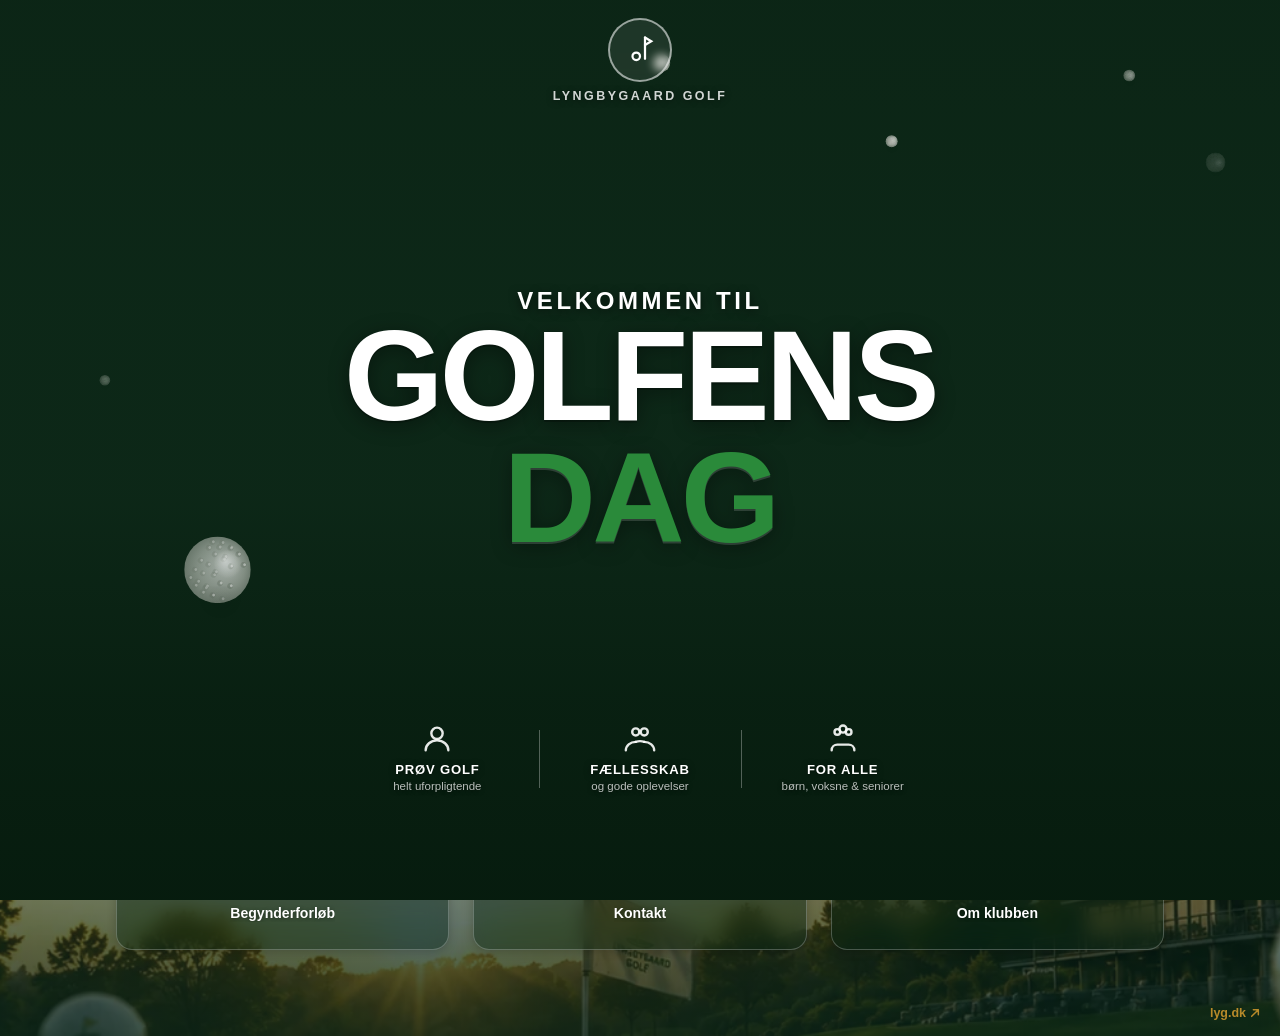
<file: golfens-dag-v2.6.0/index.html>
<!DOCTYPE html>
<html lang="da">
<head>
  <meta charset="UTF-8">
  <meta name="viewport" content="width=device-width, initial-scale=1.0, viewport-fit=cover">
  <meta name="description" content="Golfens Dag 2027 – Din digitale guide til Lyngbygaard Golfklubs store event.">
  <meta name="theme-color" content="#0B3D2B">
  <meta name="apple-mobile-web-app-capable" content="yes">
  <meta name="apple-mobile-web-app-status-bar-style" content="black-translucent">
  <meta name="apple-mobile-web-app-title" content="Golfens Dag">
  <title>Golfens Dag 2027 – Lyngbygaard Golfklub</title>
  <link rel="stylesheet" href="style.css?v=2.6.0">
  <link rel="manifest" href="manifest.json">
  <link rel="apple-touch-icon" href="icon-192.png">
  <link rel="icon" type="image/png" href="icon-192.png">

  <!-- Inline SVG-ikoner som symbols – ingen ekstern afhængighed -->
  <svg aria-hidden="true" style="display:none" xmlns="http://www.w3.org/2000/svg">
    <!-- Kalender / Program -->
    <symbol id="icon-program" viewBox="0 0 24 24" fill="none"
            stroke="currentColor" stroke-width="1.8" stroke-linecap="round" stroke-linejoin="round">
      <rect x="3" y="4" width="18" height="18" rx="2"/>
      <line x1="16" y1="2" x2="16" y2="6"/>
      <line x1="8"  y1="2" x2="8"  y2="6"/>
      <line x1="3"  y1="10" x2="21" y2="10"/>
      <line x1="8"  y1="14" x2="8.01"  y2="14" stroke-width="2.2"/>
      <line x1="12" y1="14" x2="12.01" y2="14" stroke-width="2.2"/>
      <line x1="16" y1="14" x2="16.01" y2="14" stroke-width="2.2"/>
    </symbol>

    <!-- Golftræner / Mød trænerteamet -->
    <symbol id="icon-traener" viewBox="0 0 24 24" fill="none"
            stroke="currentColor" stroke-width="1.8" stroke-linecap="round" stroke-linejoin="round">
      <circle cx="9"  cy="7"  r="3"/>
      <circle cx="17" cy="6"  r="2.5"/>
      <path d="M2 21c0-3.87 3.13-7 7-7h4c3.87 0 7 3.13 7 7"/>
      <path d="M17 9c1.66 0 3 1.34 3 3v9" stroke-dasharray="2 2"/>
    </symbol>

    <!-- Åben bog / Golfbegreber -->
    <symbol id="icon-begreber" viewBox="0 0 24 24" fill="none"
            stroke="currentColor" stroke-width="1.8" stroke-linecap="round" stroke-linejoin="round">
      <path d="M2 3h6a4 4 0 0 1 4 4v14a3 3 0 0 0-3-3H2z"/>
      <path d="M22 3h-6a4 4 0 0 0-4 4v14a3 3 0 0 1 3-3h7z"/>
    </symbol>

    <!-- Golfbold + flag / Begynderforløb -->
    <symbol id="icon-begynder" viewBox="0 0 24 24" fill="none"
            stroke="currentColor" stroke-width="1.8" stroke-linecap="round" stroke-linejoin="round">
      <circle cx="9" cy="17" r="3"/>
      <line x1="16" y1="3" x2="16" y2="19"/>
      <path d="M16 3l5 3-5 3"/>
    </symbol>

    <!-- Telefon / Kontakt -->
    <symbol id="icon-kontakt" viewBox="0 0 24 24" fill="none"
            stroke="currentColor" stroke-width="1.8" stroke-linecap="round" stroke-linejoin="round">
      <path d="M22 16.92v3a2 2 0 0 1-2.18 2
               19.79-19.79 0 0 1-8.63-3.07
               17.5 17.5 0 0 1-6-6
               19.79-19.79 0 0 1-3.07-8.67
               A2 2 0 0 1 4.11 2h3a2 2 0 0 1 2 1.72
               12.84 12.84 0 0 0 .7 2.81
               a2 2 0 0 1-.45 2.11L8.09 9.91
               a16 16 0 0 0 6 6l1.27-1.27
               a2 2 0 0 1 2.11-.45
               12.84 12.84 0 0 0 2.81.7
               A2 2 0 0 1 22 16.92z"/>
    </symbol>

    <!-- Klubhus / Om klubben -->
    <symbol id="icon-om" viewBox="0 0 24 24" fill="none"
            stroke="currentColor" stroke-width="1.8" stroke-linecap="round" stroke-linejoin="round">
      <path d="M3 9.5L12 3l9 6.5V21H3V9.5z"/>
      <path d="M9 21V12h6v9"/>
    </symbol>

    <!-- Cirkelmønster til hero -->
    <symbol id="pattern-circles" viewBox="0 0 200 200">
      <circle cx="40"  cy="40"  r="32" fill="none" stroke="rgba(255,255,255,0.045)" stroke-width="1"/>
      <circle cx="160" cy="40"  r="32" fill="none" stroke="rgba(255,255,255,0.045)" stroke-width="1"/>
      <circle cx="40"  cy="160" r="32" fill="none" stroke="rgba(255,255,255,0.045)" stroke-width="1"/>
      <circle cx="160" cy="160" r="32" fill="none" stroke="rgba(255,255,255,0.045)" stroke-width="1"/>
      <circle cx="100" cy="100" r="48" fill="none" stroke="rgba(255,255,255,0.03)"  stroke-width="1"/>
    </symbol>

    <!-- Gear / Admin -->
    <symbol id="icon-gear" viewBox="0 0 24 24" fill="none"
            stroke="currentColor" stroke-width="1.8" stroke-linecap="round" stroke-linejoin="round">
      <circle cx="12" cy="12" r="3"/>
      <path d="M19.4 15a1.65 1.65 0 0 0 .33 1.82l.06.06a2 2 0 0 1-2.83 2.83l-.06-.06
               a1.65 1.65 0 0 0-1.82-.33 1.65 1.65 0 0 0-1 1.51V21
               a2 2 0 0 1-4 0v-.09A1.65 1.65 0 0 0 9 19.4
               a1.65 1.65 0 0 0-1.82.33l-.06.06
               a2 2 0 0 1-2.83-2.83l.06-.06A1.65 1.65 0 0 0 4.68 15
               a1.65 1.65 0 0 0-1.51-1H3a2 2 0 0 1 0-4h.09
               A1.65 1.65 0 0 0 4.6 9a1.65 1.65 0 0 0-.33-1.82l-.06-.06
               a2 2 0 0 1 2.83-2.83l.06.06A1.65 1.65 0 0 0 9 4.68
               a1.65 1.65 0 0 0 1-1.51V3a2 2 0 0 1 4 0v.09
               a1.65 1.65 0 0 0 1 1.51 1.65 1.65 0 0 0 1.82-.33l.06-.06
               a2 2 0 0 1 2.83 2.83l-.06.06A1.65 1.65 0 0 0 19.4 9
               a1.65 1.65 0 0 0 1.51 1H21a2 2 0 0 1 0 4h-.09
               a1.65 1.65 0 0 0-1.51 1z"/>
    </symbol>
  </svg>
</head>
<body>

  <!-- ===== HEADER ===== -->
  <header class="app-header">
    <div class="header-inner">
      <button class="back-btn" id="back-btn" aria-label="Tilbage til forsiden">
        <svg viewBox="0 0 16 16" fill="none" stroke="currentColor"
             stroke-width="2.4" stroke-linecap="round" stroke-linejoin="round"
             width="16" height="16" aria-hidden="true">
          <path d="M10 3L5 8l5 5"/>
        </svg>
        Forside
      </button>
      <div class="header-logo" aria-label="Lyngbygaard Golf">
        <svg width="18" height="18" viewBox="0 0 24 24" fill="none"
             stroke="currentColor" stroke-width="2" stroke-linecap="round"
             aria-hidden="true" class="header-logo-icon">
          <circle cx="9" cy="17" r="3"/>
          <line x1="16" y1="2" x2="16" y2="19"/>
          <path d="M16 2l5 3-5 3"/>
        </svg>
        <span class="header-logo-text">Lyngbygaard <span class="header-logo-gold">Golf</span></span>
      </div>
      <button class="menu-btn" id="menu-btn" aria-label="Åbn menu" aria-expanded="false">
        <svg width="20" height="20" viewBox="0 0 20 20" fill="none"
             stroke="currentColor" stroke-width="2" stroke-linecap="round"
             aria-hidden="true">
          <line x1="2" y1="5"  x2="18" y2="5"/>
          <line x1="2" y1="10" x2="18" y2="10"/>
          <line x1="2" y1="15" x2="18" y2="15"/>
        </svg>
      </button>
    </div>
  </header>

  <!-- ===== BURGER MENU ===== -->
  <div class="menu-overlay" id="menu-overlay" role="presentation"></div>
  <div class="nav-menu" id="nav-menu" role="navigation" aria-label="Hovedmenu">
    <div class="nav-menu-header">
      <div class="nav-menu-title">Golfens Dag 2027</div>
    </div>
    <nav>
      <a href="#" onclick="navigate('home'); return false;">
        <span class="nav-icon">
          <svg width="16" height="16" viewBox="0 0 24 24" fill="none" stroke="currentColor"
               stroke-width="1.9" stroke-linecap="round" stroke-linejoin="round" aria-hidden="true">
            <path d="M3 9.5L12 3l9 6.5V21H3V9.5z"/><path d="M9 21V12h6v9"/>
          </svg>
        </span>
        Forside
      </a>
      <a href="#" onclick="navigate('program'); return false;">
        <span class="nav-icon">
          <svg width="16" height="16" viewBox="0 0 24 24" fill="none" stroke="currentColor"
               stroke-width="1.9" stroke-linecap="round" stroke-linejoin="round" aria-hidden="true">
            <rect x="3" y="4" width="18" height="18" rx="2"/>
            <line x1="16" y1="2" x2="16" y2="6"/><line x1="8" y1="2" x2="8" y2="6"/>
            <line x1="3" y1="10" x2="21" y2="10"/>
          </svg>
        </span>
        Program
      </a>
      <a href="https://lyg.dk/traenerteamet/" target="_blank" rel="noopener" onclick="closeMenu()">
        <span class="nav-icon">
          <svg width="16" height="16" viewBox="0 0 24 24" fill="none" stroke="currentColor"
               stroke-width="1.9" stroke-linecap="round" stroke-linejoin="round" aria-hidden="true">
            <circle cx="9" cy="7" r="3"/><circle cx="17" cy="6" r="2.5"/>
            <path d="M2 21c0-3.87 3.13-7 7-7h4c3.87 0 7 3.13 7 7"/>
          </svg>
        </span>
        Mød trænerteamet <span class="nav-ext">↗</span>
      </a>
      <a href="#" onclick="navigate('begreber'); return false;">
        <span class="nav-icon">
          <svg width="16" height="16" viewBox="0 0 24 24" fill="none" stroke="currentColor"
               stroke-width="1.9" stroke-linecap="round" stroke-linejoin="round" aria-hidden="true">
            <path d="M2 3h6a4 4 0 0 1 4 4v14a3 3 0 0 0-3-3H2z"/>
            <path d="M22 3h-6a4 4 0 0 0-4 4v14a3 3 0 0 1 3-3h7z"/>
          </svg>
        </span>
        Golfbegreber
      </a>
      <a href="#" onclick="navigate('begynder'); return false;">
        <span class="nav-icon">
          <svg width="16" height="16" viewBox="0 0 24 24" fill="none" stroke="currentColor"
               stroke-width="1.9" stroke-linecap="round" stroke-linejoin="round" aria-hidden="true">
            <circle cx="9" cy="17" r="3"/>
            <line x1="16" y1="3" x2="16" y2="19"/>
            <path d="M16 3l5 3-5 3"/>
          </svg>
        </span>
        Begynderforløb
      </a>
      <a href="#" onclick="navigate('kontakt'); return false;">
        <span class="nav-icon">
          <svg width="16" height="16" viewBox="0 0 24 24" fill="none" stroke="currentColor"
               stroke-width="1.9" stroke-linecap="round" stroke-linejoin="round" aria-hidden="true">
            <path d="M22 16.92v3a2 2 0 0 1-2.18 2 19.79 19.79 0 0 1-8.63-3.07
                     17.5 17.5 0 0 1-6-6 19.79 19.79 0 0 1-3.07-8.67A2 2 0 0 1 4.11 2h3
                     a2 2 0 0 1 2 1.72 12.84 12.84 0 0 0 .7 2.81 a2 2 0 0 1-.45 2.11
                     L8.09 9.91a16 16 0 0 0 6 6l1.27-1.27a2 2 0 0 1 2.11-.45
                     12.84 12.84 0 0 0 2.81.7A2 2 0 0 1 22 16.92z"/>
          </svg>
        </span>
        Kontakt
      </a>
      <a href="#" onclick="navigate('om'); return false;">
        <span class="nav-icon">
          <svg width="16" height="16" viewBox="0 0 24 24" fill="none" stroke="currentColor"
               stroke-width="1.9" stroke-linecap="round" stroke-linejoin="round" aria-hidden="true">
            <path d="M3 9.5L12 3l9 6.5V21H3V9.5z"/><path d="M9 21V12h6v9"/>
          </svg>
        </span>
        Om Lyngbygaard Golf
      </a>
    </nav>
  </div>

  <!-- ===== MAIN ===== -->
  <main class="main-content">

    <!-- ========================================
         FORSIDE
         ======================================== -->
    <section class="page active" id="page-home" aria-label="Forside">

      <!-- HERO – kompakt mørkegrøn + cirkelmønster -->
      <div class="hero" id="hero-section">
        <div class="hero-pattern" aria-hidden="true">
          <svg width="100%" height="100%" xmlns="http://www.w3.org/2000/svg">
            <defs>
              <pattern id="circles" x="0" y="0" width="100" height="100" patternUnits="userSpaceOnUse">
                <use href="#pattern-circles" width="100" height="100"/>
              </pattern>
            </defs>
            <rect width="100%" height="100%" fill="url(#circles)"/>
          </svg>
        </div>
        <div class="hero-content">
          <div class="hero-emblem" aria-hidden="true">
            <svg width="28" height="28" viewBox="0 0 24 24" fill="none"
                 stroke="currentColor" stroke-width="1.8" stroke-linecap="round">
              <circle cx="9" cy="17" r="3"/>
              <line x1="16" y1="2" x2="16" y2="19"/>
              <path d="M16 2l5 3-5 3"/>
            </svg>
          </div>
          <p class="hero-eyebrow">Lyngbygaard Golfklub</p>
          <h1 class="hero-title">Golfens Dag <span class="hero-year">2027</span></h1>
          <p class="hero-subtitle">Prøv golf, mød klubben og kom godt i gang.</p>
        </div>
      </div>

      <!-- GOLF FOTO SEKTION – de 6 menukort ligger nu oven på billedet -->
      <div class="home-photo-section" role="img" aria-label="Golfspiller på Lyngbygaard banen">
        <div class="home-photo-overlay"></div>

        <!-- 6 MENUKORT – oven på golfbilledet -->
        <div class="home-nav" role="list" aria-label="Menuen">

          <button class="home-btn" role="listitem" onclick="navigate('program')" aria-label="Program">
            <span class="home-btn-icon-wrap" aria-hidden="true">
              <svg class="home-btn-svg"><use href="#icon-program"/></svg>
            </span>
            <span class="home-btn-label">Program</span>
          </button>

          <a class="home-btn" role="listitem"
             href="https://lyg.dk/traenerteamet/" target="_blank" rel="noopener"
             aria-label="Mød trænerteamet (åbner eksternt)">
            <span class="home-btn-icon-wrap" aria-hidden="true">
              <svg class="home-btn-svg"><use href="#icon-traener"/></svg>
            </span>
            <span class="home-btn-label">Mød trænerteamet</span>
          </a>

          <button class="home-btn" role="listitem" onclick="navigate('begreber')" aria-label="Golfbegreber">
            <span class="home-btn-icon-wrap" aria-hidden="true">
              <svg class="home-btn-svg"><use href="#icon-begreber"/></svg>
            </span>
            <span class="home-btn-label">Golfbegreber</span>
          </button>

          <button class="home-btn" role="listitem" onclick="navigate('begynder')" aria-label="Begynderforløb">
            <span class="home-btn-icon-wrap" aria-hidden="true">
              <svg class="home-btn-svg"><use href="#icon-begynder"/></svg>
            </span>
            <span class="home-btn-label">Begynderforløb</span>
          </button>

          <button class="home-btn" role="listitem" onclick="navigate('kontakt')" aria-label="Kontakt">
            <span class="home-btn-icon-wrap" aria-hidden="true">
              <svg class="home-btn-svg"><use href="#icon-kontakt"/></svg>
            </span>
            <span class="home-btn-label">Kontakt</span>
          </button>

          <button class="home-btn" role="listitem" onclick="navigate('om')" aria-label="Om Lyngbygaard Golf">
            <span class="home-btn-icon-wrap" aria-hidden="true">
              <svg class="home-btn-svg"><use href="#icon-om"/></svg>
            </span>
            <span class="home-btn-label">Om klubben</span>
          </button>

        </div><!-- /home-nav -->

        <div class="home-photo-footer">
          <a class="home-photo-link" href="https://lyg.dk" target="_blank" rel="noopener">
            lyg.dk
            <svg width="10" height="10" viewBox="0 0 12 12" fill="none" stroke="currentColor"
                 stroke-width="1.8" stroke-linecap="round" stroke-linejoin="round" aria-hidden="true">
              <path d="M2 10L10 2M4 2h6v6"/>
            </svg>
          </a>
        </div>
      </div>

    </section><!-- /home -->


    <!-- ========================================
         PROGRAM
         ======================================== -->
    <section class="page" id="page-program" aria-label="Program">
      <div class="page-header">
        <h1>Program</h1>
        <p>Golfens Dag 2027 · Lyngbygaard Golfklub</p>
      </div>
      <div class="page-body">
        <div class="section-label">Dagens forløb</div>
        <div class="timeline" id="timeline" role="list"></div>
        <div class="section-label">Stationer</div>
        <div class="stations-grid" id="stations-list" role="list"></div>
        <div style="margin-top:1.75rem">
          <button class="btn-primary" onclick="navigate('begynder')">Se begynderforløb</button>
        </div>
      </div>
      <footer class="app-footer">
        <div class="footer-top">
          <div class="footer-brand">
            <div class="footer-brand-name">Lyngbygaard Golfklub</div>
            <div class="footer-brand-address">Lyngbygårdsvej 29 · 8220 Brabrand</div>
          </div>
          <div class="footer-links">
            <a href="https://lyg.dk" target="_blank" rel="noopener">lyg.dk ↗</a>
          </div>
        </div>
        <div class="footer-divider"></div>
        <div class="footer-meta">
          <div class="footer-meta-left">Nordic Operations</div>
          <div class="footer-meta-right"><span class="footer-version">v2.6.0</span></div>
        </div>
      </footer>
    </section>

    <!-- ========================================
         GOLFBEGREBER
         ======================================== -->
    <section class="page" id="page-begreber" aria-label="Golfbegreber">
      <div class="page-header">
        <h1>Golfbegreber</h1>
        <p>De vigtigste ord du møder på banen</p>
      </div>
      <div class="page-body">
        <div class="begreber-list" id="begreber-list" role="list"></div>
      </div>
      <footer class="app-footer">
        <div class="footer-top">
          <div class="footer-brand">
            <div class="footer-brand-name">Lyngbygaard Golfklub</div>
            <div class="footer-brand-address">Lyngbygårdsvej 29 · 8220 Brabrand</div>
          </div>
          <div class="footer-links">
            <a href="https://lyg.dk" target="_blank" rel="noopener">lyg.dk ↗</a>
          </div>
        </div>
        <div class="footer-divider"></div>
        <div class="footer-meta">
          <div class="footer-meta-left">Nordic Operations</div>
          <div class="footer-meta-right"><span class="footer-version">v2.6.0</span></div>
        </div>
      </footer>
    </section>

    <!-- ========================================
         BEGYNDERFORLØB
         ======================================== -->
    <section class="page" id="page-begynder" aria-label="Begynderforløb">
      <div class="page-header">
        <h1>Begynderforløb</h1>
        <p>Start din golfrejse med os</p>
      </div>
      <div class="page-body">
        <!-- MICRO-ANIMATION "Klar til dit første slag?" -->
        <div class="micro-ball-section" id="micro-ball-section">
          <canvas id="micro-canvas" class="micro-canvas" aria-hidden="true"></canvas>
          <div class="micro-content" id="micro-content">
            <p class="micro-eyebrow">Klar til dit første slag?</p>
            <p class="micro-text">Prøv golf og oplev, hvor sjovt det er at komme i gang.</p>
            <a class="btn-primary micro-cta"
               href="https://lyg.dk/begyndergolf/#kontakt-form"
               target="_blank" rel="noopener"
               aria-label="Tilmeld dig begynderforløb">
              TILMELD DIG NU →
            </a>
          </div>
        </div>

        <div class="courses-list" id="courses-list" role="list"></div>
        <div class="info-box">
          <h3>Er du i tvivl?</h3>
          <p>Vi hjælper dig gerne – uanset hvad du undrer dig over.</p>
          <a class="btn-secondary" href="https://lyg.dk/begyndergolf/#kontakt-form"
             target="_blank" rel="noopener">Kontakt os</a>
        </div>
      </div>
      <footer class="app-footer">
        <div class="footer-top">
          <div class="footer-brand">
            <div class="footer-brand-name">Lyngbygaard Golfklub</div>
            <div class="footer-brand-address">Lyngbygårdsvej 29 · 8220 Brabrand</div>
          </div>
          <div class="footer-links">
            <a href="https://lyg.dk" target="_blank" rel="noopener">lyg.dk ↗</a>
          </div>
        </div>
        <div class="footer-divider"></div>
        <div class="footer-meta">
          <div class="footer-meta-left">Nordic Operations</div>
          <div class="footer-meta-right"><span class="footer-version">v2.6.0</span></div>
        </div>
      </footer>
    </section>

    <!-- ========================================
         KONTAKT
         ======================================== -->
    <section class="page" id="page-kontakt" aria-label="Kontakt">
      <div class="page-header">
        <h1>Kontakt</h1>
        <p>Vi er klar til at hjælpe dig</p>
      </div>
      <div class="page-body">
        <div class="kontakt-info">
          <div class="kontakt-info-icon" aria-hidden="true">📍</div>
          <h2 id="kontakt-name"></h2>
          <div class="kontakt-info-row" id="kontakt-address"></div>
          <div class="kontakt-info-row" id="kontakt-phone-text"></div>
          <div class="kontakt-info-row" id="kontakt-email-text"></div>
        </div>
        <div class="kontakt-btns">
          <a class="kontakt-btn" id="btn-ring" href="tel:87441070" aria-label="Ring til klubben">
            <span class="kontakt-btn-icon" aria-hidden="true">📞</span>
            <span>Ring</span>
          </a>
          <button class="kontakt-btn" id="btn-copy-email" onclick="copyEmail()"
                  aria-label="Kopier e-mailadresse">
            <span class="kontakt-btn-icon" aria-hidden="true">📋</span>
            <span>Kopier mail</span>
          </button>
          <a class="kontakt-btn" id="btn-sendmail" href="mailto:kontor@lyg.dk"
             aria-label="Send e-mail">
            <span class="kontakt-btn-icon" aria-hidden="true">✉️</span>
            <span>Send mail</span>
          </a>
          <a class="kontakt-btn" id="btn-maps"
             href="https://maps.google.com/?q=Lyngbygaard+Golfklub,+Lyngbygårdsvej+29,+8220+Brabrand"
             target="_blank" rel="noopener" aria-label="Rutevejledning i Google Maps">
            <span class="kontakt-btn-icon" aria-hidden="true">🗺️</span>
            <span>Rutevejledning</span>
          </a>
        </div>
        <a class="btn-primary" id="btn-website" href="https://lyg.dk"
           target="_blank" rel="noopener">Besøg lyg.dk</a>
      </div>
      <footer class="app-footer">
        <div class="footer-top">
          <div class="footer-brand">
            <div class="footer-brand-name">Lyngbygaard Golfklub</div>
            <div class="footer-brand-address">Lyngbygårdsvej 29 · 8220 Brabrand</div>
          </div>
          <div class="footer-links">
            <a href="https://lyg.dk" target="_blank" rel="noopener">lyg.dk ↗</a>
          </div>
        </div>
        <div class="footer-divider"></div>
        <div class="footer-meta">
          <div class="footer-meta-left">Nordic Operations</div>
          <div class="footer-meta-right"><span class="footer-version">v2.6.0</span></div>
        </div>
      </footer>
    </section>

    <!-- ========================================
         OM LYNGBYGAARD GOLF
         ======================================== -->
    <section class="page" id="page-om" aria-label="Om Lyngbygaard Golf">
      <div class="page-header">
        <h1>Om Lyngbygaard Golf</h1>
        <p>Klik for at læse mere på lyg.dk</p>
      </div>
      <div class="page-body">
        <div class="om-grid" id="om-grid" role="list"></div>
      </div>
      <footer class="app-footer">
        <div class="footer-top">
          <div class="footer-brand">
            <div class="footer-brand-name">Lyngbygaard Golfklub</div>
            <div class="footer-brand-address">Lyngbygårdsvej 29 · 8220 Brabrand</div>
          </div>
          <div class="footer-links">
            <a href="https://lyg.dk" target="_blank" rel="noopener">lyg.dk ↗</a>
          </div>
        </div>
        <div class="footer-divider"></div>
        <div class="footer-meta">
          <div class="footer-meta-left">Nordic Operations</div>
          <div class="footer-meta-right"><span class="footer-version">v2.6.0</span></div>
        </div>
      </footer>
    </section>

    <!-- ========================================
         ADMIN
         ======================================== -->
    <section class="page" id="page-admin" aria-label="Admin">
      <div class="page-header">
        <h1>Admin</h1>
        <p>Lokal forhåndsvisning – kun på denne enhed</p>
      </div>
      <div class="page-body">
        <div class="admin-notice" role="note">
          <strong>Lokal forhåndsvisning</strong>
          Ændringer her gemmes kun i denne browser på denne enhed. De opdaterer
          <u>ikke</u> hjemmesiden for andre besøgende. PIN-koden er kun en let
          afskærmning mod uforvarende klik og er <u>ikke</u> sikker adgangskontrol.
        </div>
        <div id="admin-login" class="admin-login-wrap">
          <h2>Indtast PIN-kode</h2>
          <div class="admin-pin-row">
            <input type="password" inputmode="numeric" maxlength="6"
                   id="admin-pin-input" placeholder="••••" autocomplete="off"
                   aria-label="PIN-kode">
            <button class="btn-primary"
                    style="width:auto;padding:.75rem 1.25rem;min-height:0"
                    onclick="checkAdminPin()">OK</button>
          </div>
          <p class="pin-error" id="admin-pin-error" role="alert">Forkert kode – prøv igen</p>
        </div>
        <div id="admin-content-wrapper" style="display:none">
          <div id="admin-content"></div>
          <p class="admin-saved" id="admin-saved-msg" role="status" aria-live="polite">✓ Gemt lokalt på denne enhed – ikke på hjemmesiden</p>
        </div>
      </div>
      <footer class="app-footer">
        <div class="footer-top">
          <div class="footer-brand">
            <div class="footer-brand-name">Lyngbygaard Golfklub</div>
          </div>
        </div>
        <div class="footer-divider"></div>
        <div class="footer-meta">
          <div class="footer-meta-left">Nordic Operations</div>
          <div class="footer-meta-right"><span class="footer-version">v2.6.0</span></div>
        </div>
      </footer>
    </section>

  </main>

  <!-- ===== INSTALL BANNER ===== -->
  <div class="install-banner" id="install-btn"
       role="complementary" aria-label="Installér app">
    <p>Gem appen på din startskærm</p>
    <button onclick="installApp()">Installér</button>
  </div>

  <!-- ===== ADMIN GEAR – diskret ===== -->
  <button class="admin-gear" onclick="navigate('admin')" aria-label="Admin">
    <svg class="admin-gear-svg"><use href="#icon-gear"/></svg>
  </button>

  <script src="app.js?v=2.6.0"></script>
  <script src="intro.js?v=2.6.0"></script>
</body>
</html>
</file>
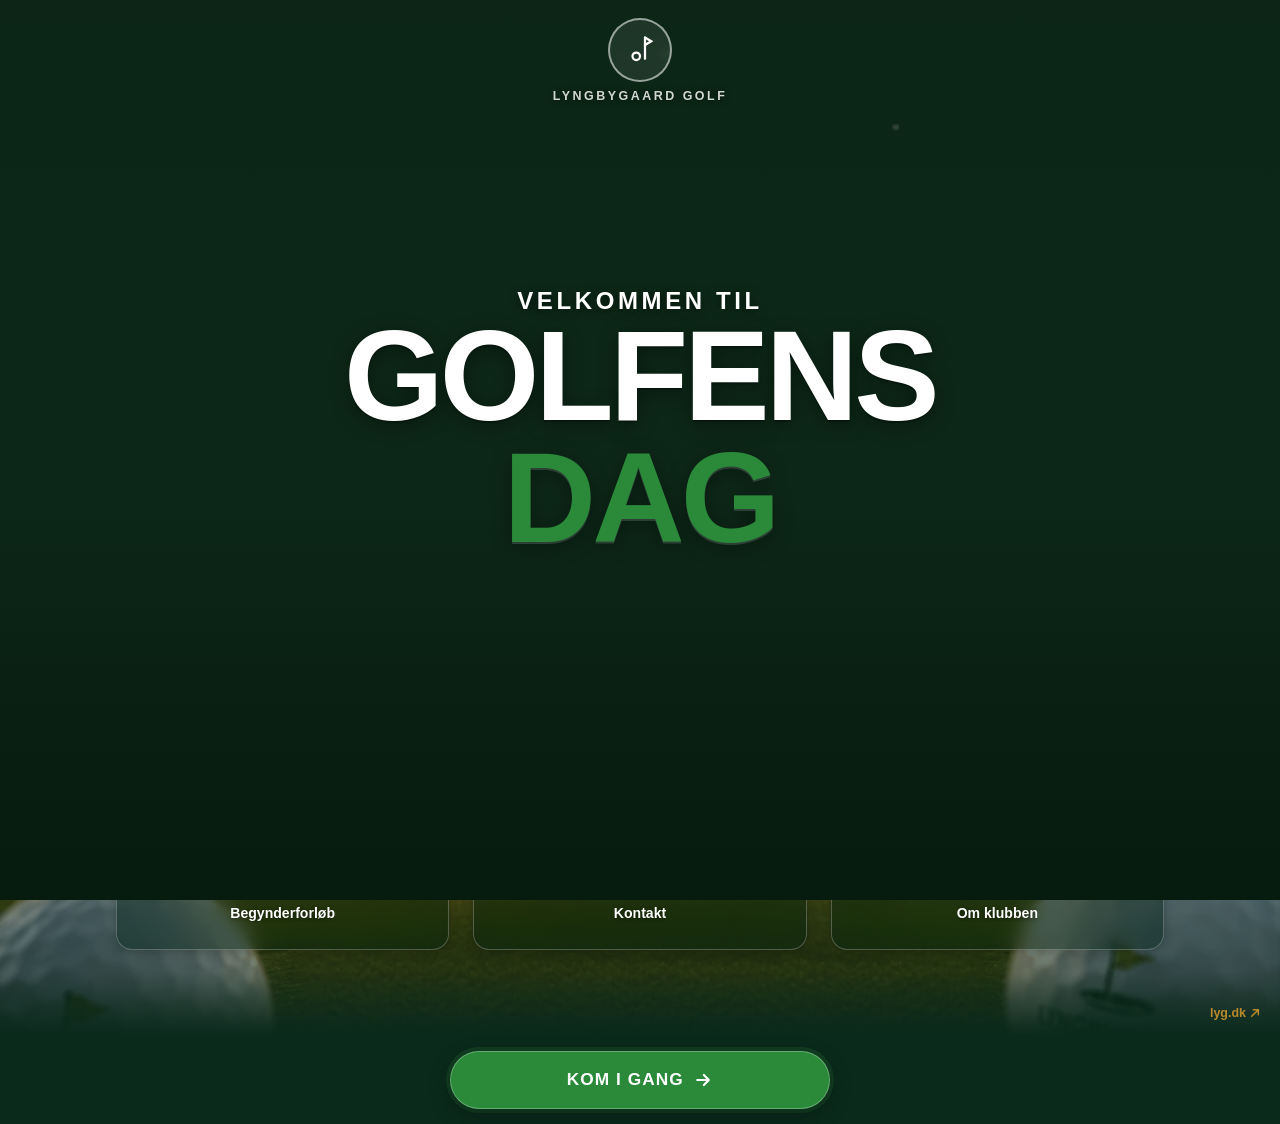
<file: golfens-dag-v2.6.1-upload/index.html>
<!DOCTYPE html>
<html lang="da">
<head>
  <meta charset="UTF-8">
  <meta name="viewport" content="width=device-width, initial-scale=1.0, viewport-fit=cover">
  <meta name="description" content="Golfens Dag 2027 – Din digitale guide til Lyngbygaard Golfklubs store event.">
  <meta name="theme-color" content="#0B3D2B">
  <meta name="apple-mobile-web-app-capable" content="yes">
  <meta name="apple-mobile-web-app-status-bar-style" content="black-translucent">
  <meta name="apple-mobile-web-app-title" content="Golfens Dag">
  <title>Golfens Dag 2027 – Lyngbygaard Golfklub</title>
  <link rel="stylesheet" href="style.css?v=2.6.1">
  <link rel="manifest" href="manifest.json">
  <link rel="apple-touch-icon" href="icon-192.png">
  <link rel="icon" type="image/png" href="icon-192.png">

  <!-- Inline SVG-ikoner som symbols – ingen ekstern afhængighed -->
  <svg aria-hidden="true" style="display:none" xmlns="http://www.w3.org/2000/svg">
    <!-- Kalender / Program -->
    <symbol id="icon-program" viewBox="0 0 24 24" fill="none"
            stroke="currentColor" stroke-width="1.8" stroke-linecap="round" stroke-linejoin="round">
      <rect x="3" y="4" width="18" height="18" rx="2"/>
      <line x1="16" y1="2" x2="16" y2="6"/>
      <line x1="8"  y1="2" x2="8"  y2="6"/>
      <line x1="3"  y1="10" x2="21" y2="10"/>
      <line x1="8"  y1="14" x2="8.01"  y2="14" stroke-width="2.2"/>
      <line x1="12" y1="14" x2="12.01" y2="14" stroke-width="2.2"/>
      <line x1="16" y1="14" x2="16.01" y2="14" stroke-width="2.2"/>
    </symbol>

    <!-- Golftræner / Mød trænerteamet -->
    <symbol id="icon-traener" viewBox="0 0 24 24" fill="none"
            stroke="currentColor" stroke-width="1.8" stroke-linecap="round" stroke-linejoin="round">
      <circle cx="9"  cy="7"  r="3"/>
      <circle cx="17" cy="6"  r="2.5"/>
      <path d="M2 21c0-3.87 3.13-7 7-7h4c3.87 0 7 3.13 7 7"/>
      <path d="M17 9c1.66 0 3 1.34 3 3v9" stroke-dasharray="2 2"/>
    </symbol>

    <!-- Åben bog / Golfbegreber -->
    <symbol id="icon-begreber" viewBox="0 0 24 24" fill="none"
            stroke="currentColor" stroke-width="1.8" stroke-linecap="round" stroke-linejoin="round">
      <path d="M2 3h6a4 4 0 0 1 4 4v14a3 3 0 0 0-3-3H2z"/>
      <path d="M22 3h-6a4 4 0 0 0-4 4v14a3 3 0 0 1 3-3h7z"/>
    </symbol>

    <!-- Golfbold + flag / Begynderforløb -->
    <symbol id="icon-begynder" viewBox="0 0 24 24" fill="none"
            stroke="currentColor" stroke-width="1.8" stroke-linecap="round" stroke-linejoin="round">
      <circle cx="9" cy="17" r="3"/>
      <line x1="16" y1="3" x2="16" y2="19"/>
      <path d="M16 3l5 3-5 3"/>
    </symbol>

    <!-- Telefon / Kontakt -->
    <symbol id="icon-kontakt" viewBox="0 0 24 24" fill="none"
            stroke="currentColor" stroke-width="1.8" stroke-linecap="round" stroke-linejoin="round">
      <path d="M22 16.92v3a2 2 0 0 1-2.18 2
               19.79-19.79 0 0 1-8.63-3.07
               17.5 17.5 0 0 1-6-6
               19.79-19.79 0 0 1-3.07-8.67
               A2 2 0 0 1 4.11 2h3a2 2 0 0 1 2 1.72
               12.84 12.84 0 0 0 .7 2.81
               a2 2 0 0 1-.45 2.11L8.09 9.91
               a16 16 0 0 0 6 6l1.27-1.27
               a2 2 0 0 1 2.11-.45
               12.84 12.84 0 0 0 2.81.7
               A2 2 0 0 1 22 16.92z"/>
    </symbol>

    <!-- Klubhus / Om klubben -->
    <symbol id="icon-om" viewBox="0 0 24 24" fill="none"
            stroke="currentColor" stroke-width="1.8" stroke-linecap="round" stroke-linejoin="round">
      <path d="M3 9.5L12 3l9 6.5V21H3V9.5z"/>
      <path d="M9 21V12h6v9"/>
    </symbol>

    <!-- Cirkelmønster til hero -->
    <symbol id="pattern-circles" viewBox="0 0 200 200">
      <circle cx="40"  cy="40"  r="32" fill="none" stroke="rgba(255,255,255,0.045)" stroke-width="1"/>
      <circle cx="160" cy="40"  r="32" fill="none" stroke="rgba(255,255,255,0.045)" stroke-width="1"/>
      <circle cx="40"  cy="160" r="32" fill="none" stroke="rgba(255,255,255,0.045)" stroke-width="1"/>
      <circle cx="160" cy="160" r="32" fill="none" stroke="rgba(255,255,255,0.045)" stroke-width="1"/>
      <circle cx="100" cy="100" r="48" fill="none" stroke="rgba(255,255,255,0.03)"  stroke-width="1"/>
    </symbol>

    <!-- Gear / Admin -->
    <symbol id="icon-gear" viewBox="0 0 24 24" fill="none"
            stroke="currentColor" stroke-width="1.8" stroke-linecap="round" stroke-linejoin="round">
      <circle cx="12" cy="12" r="3"/>
      <path d="M19.4 15a1.65 1.65 0 0 0 .33 1.82l.06.06a2 2 0 0 1-2.83 2.83l-.06-.06
               a1.65 1.65 0 0 0-1.82-.33 1.65 1.65 0 0 0-1 1.51V21
               a2 2 0 0 1-4 0v-.09A1.65 1.65 0 0 0 9 19.4
               a1.65 1.65 0 0 0-1.82.33l-.06.06
               a2 2 0 0 1-2.83-2.83l.06-.06A1.65 1.65 0 0 0 4.68 15
               a1.65 1.65 0 0 0-1.51-1H3a2 2 0 0 1 0-4h.09
               A1.65 1.65 0 0 0 4.6 9a1.65 1.65 0 0 0-.33-1.82l-.06-.06
               a2 2 0 0 1 2.83-2.83l.06.06A1.65 1.65 0 0 0 9 4.68
               a1.65 1.65 0 0 0 1-1.51V3a2 2 0 0 1 4 0v.09
               a1.65 1.65 0 0 0 1 1.51 1.65 1.65 0 0 0 1.82-.33l.06-.06
               a2 2 0 0 1 2.83 2.83l-.06.06A1.65 1.65 0 0 0 19.4 9
               a1.65 1.65 0 0 0 1.51 1H21a2 2 0 0 1 0 4h-.09
               a1.65 1.65 0 0 0-1.51 1z"/>
    </symbol>
  </svg>
</head>
<body>

  <!-- ===== HEADER ===== -->
  <header class="app-header">
    <div class="header-inner">
      <button class="back-btn" id="back-btn" aria-label="Tilbage til forsiden">
        <svg viewBox="0 0 16 16" fill="none" stroke="currentColor"
             stroke-width="2.4" stroke-linecap="round" stroke-linejoin="round"
             width="16" height="16" aria-hidden="true">
          <path d="M10 3L5 8l5 5"/>
        </svg>
        Forside
      </button>
      <div class="header-logo" aria-label="Lyngbygaard Golf">
        <svg width="18" height="18" viewBox="0 0 24 24" fill="none"
             stroke="currentColor" stroke-width="2" stroke-linecap="round"
             aria-hidden="true" class="header-logo-icon">
          <circle cx="9" cy="17" r="3"/>
          <line x1="16" y1="2" x2="16" y2="19"/>
          <path d="M16 2l5 3-5 3"/>
        </svg>
        <span class="header-logo-text">Lyngbygaard <span class="header-logo-gold">Golf</span></span>
      </div>
      <button class="menu-btn" id="menu-btn" aria-label="Åbn menu" aria-expanded="false">
        <svg width="20" height="20" viewBox="0 0 20 20" fill="none"
             stroke="currentColor" stroke-width="2" stroke-linecap="round"
             aria-hidden="true">
          <line x1="2" y1="5"  x2="18" y2="5"/>
          <line x1="2" y1="10" x2="18" y2="10"/>
          <line x1="2" y1="15" x2="18" y2="15"/>
        </svg>
      </button>
    </div>
  </header>

  <!-- ===== BURGER MENU ===== -->
  <div class="menu-overlay" id="menu-overlay" role="presentation"></div>
  <div class="nav-menu" id="nav-menu" role="navigation" aria-label="Hovedmenu">
    <div class="nav-menu-header">
      <div class="nav-menu-title">Golfens Dag 2027</div>
    </div>
    <nav>
      <a href="#" onclick="navigate('home'); return false;">
        <span class="nav-icon">
          <svg width="16" height="16" viewBox="0 0 24 24" fill="none" stroke="currentColor"
               stroke-width="1.9" stroke-linecap="round" stroke-linejoin="round" aria-hidden="true">
            <path d="M3 9.5L12 3l9 6.5V21H3V9.5z"/><path d="M9 21V12h6v9"/>
          </svg>
        </span>
        Forside
      </a>
      <a href="#" onclick="navigate('program'); return false;">
        <span class="nav-icon">
          <svg width="16" height="16" viewBox="0 0 24 24" fill="none" stroke="currentColor"
               stroke-width="1.9" stroke-linecap="round" stroke-linejoin="round" aria-hidden="true">
            <rect x="3" y="4" width="18" height="18" rx="2"/>
            <line x1="16" y1="2" x2="16" y2="6"/><line x1="8" y1="2" x2="8" y2="6"/>
            <line x1="3" y1="10" x2="21" y2="10"/>
          </svg>
        </span>
        Program
      </a>
      <a href="https://lyg.dk/traenerteamet/" target="_blank" rel="noopener" onclick="closeMenu()">
        <span class="nav-icon">
          <svg width="16" height="16" viewBox="0 0 24 24" fill="none" stroke="currentColor"
               stroke-width="1.9" stroke-linecap="round" stroke-linejoin="round" aria-hidden="true">
            <circle cx="9" cy="7" r="3"/><circle cx="17" cy="6" r="2.5"/>
            <path d="M2 21c0-3.87 3.13-7 7-7h4c3.87 0 7 3.13 7 7"/>
          </svg>
        </span>
        Mød trænerteamet <span class="nav-ext">↗</span>
      </a>
      <a href="#" onclick="navigate('begreber'); return false;">
        <span class="nav-icon">
          <svg width="16" height="16" viewBox="0 0 24 24" fill="none" stroke="currentColor"
               stroke-width="1.9" stroke-linecap="round" stroke-linejoin="round" aria-hidden="true">
            <path d="M2 3h6a4 4 0 0 1 4 4v14a3 3 0 0 0-3-3H2z"/>
            <path d="M22 3h-6a4 4 0 0 0-4 4v14a3 3 0 0 1 3-3h7z"/>
          </svg>
        </span>
        Golfbegreber
      </a>
      <a href="#" onclick="navigate('begynder'); return false;">
        <span class="nav-icon">
          <svg width="16" height="16" viewBox="0 0 24 24" fill="none" stroke="currentColor"
               stroke-width="1.9" stroke-linecap="round" stroke-linejoin="round" aria-hidden="true">
            <circle cx="9" cy="17" r="3"/>
            <line x1="16" y1="3" x2="16" y2="19"/>
            <path d="M16 3l5 3-5 3"/>
          </svg>
        </span>
        Begynderforløb
      </a>
      <a href="#" onclick="navigate('kontakt'); return false;">
        <span class="nav-icon">
          <svg width="16" height="16" viewBox="0 0 24 24" fill="none" stroke="currentColor"
               stroke-width="1.9" stroke-linecap="round" stroke-linejoin="round" aria-hidden="true">
            <path d="M22 16.92v3a2 2 0 0 1-2.18 2 19.79 19.79 0 0 1-8.63-3.07
                     17.5 17.5 0 0 1-6-6 19.79 19.79 0 0 1-3.07-8.67A2 2 0 0 1 4.11 2h3
                     a2 2 0 0 1 2 1.72 12.84 12.84 0 0 0 .7 2.81 a2 2 0 0 1-.45 2.11
                     L8.09 9.91a16 16 0 0 0 6 6l1.27-1.27a2 2 0 0 1 2.11-.45
                     12.84 12.84 0 0 0 2.81.7A2 2 0 0 1 22 16.92z"/>
          </svg>
        </span>
        Kontakt
      </a>
      <a href="#" onclick="navigate('om'); return false;">
        <span class="nav-icon">
          <svg width="16" height="16" viewBox="0 0 24 24" fill="none" stroke="currentColor"
               stroke-width="1.9" stroke-linecap="round" stroke-linejoin="round" aria-hidden="true">
            <path d="M3 9.5L12 3l9 6.5V21H3V9.5z"/><path d="M9 21V12h6v9"/>
          </svg>
        </span>
        Om Lyngbygaard Golf
      </a>
    </nav>
  </div>

  <!-- ===== MAIN ===== -->
  <main class="main-content">

    <!-- ========================================
         FORSIDE
         ======================================== -->
    <section class="page active" id="page-home" aria-label="Forside">

      <!-- HERO – kompakt mørkegrøn + cirkelmønster -->
      <div class="hero" id="hero-section">
        <div class="hero-pattern" aria-hidden="true">
          <svg width="100%" height="100%" xmlns="http://www.w3.org/2000/svg">
            <defs>
              <pattern id="circles" x="0" y="0" width="100" height="100" patternUnits="userSpaceOnUse">
                <use href="#pattern-circles" width="100" height="100"/>
              </pattern>
            </defs>
            <rect width="100%" height="100%" fill="url(#circles)"/>
          </svg>
        </div>
        <div class="hero-content">
          <div class="hero-emblem" aria-hidden="true">
            <svg width="28" height="28" viewBox="0 0 24 24" fill="none"
                 stroke="currentColor" stroke-width="1.8" stroke-linecap="round">
              <circle cx="9" cy="17" r="3"/>
              <line x1="16" y1="2" x2="16" y2="19"/>
              <path d="M16 2l5 3-5 3"/>
            </svg>
          </div>
          <p class="hero-eyebrow">Lyngbygaard Golfklub</p>
          <h1 class="hero-title">Golfens Dag <span class="hero-year">2027</span></h1>
          <p class="hero-subtitle">Prøv golf, mød klubben og kom godt i gang.</p>
        </div>
      </div>

      <!-- GOLF FOTO SEKTION – de 6 menukort ligger nu oven på billedet -->
      <div class="home-photo-section" role="img" aria-label="Golfspiller på Lyngbygaard banen">
        <div class="home-photo-overlay"></div>

        <!-- 6 MENUKORT – oven på golfbilledet -->
        <div class="home-nav" role="list" aria-label="Menuen">

          <button class="home-btn" role="listitem" onclick="navigate('program')" aria-label="Program">
            <span class="home-btn-icon-wrap" aria-hidden="true">
              <svg class="home-btn-svg"><use href="#icon-program"/></svg>
            </span>
            <span class="home-btn-label">Program</span>
          </button>

          <a class="home-btn" role="listitem"
             href="https://lyg.dk/traenerteamet/" target="_blank" rel="noopener"
             aria-label="Mød trænerteamet (åbner eksternt)">
            <span class="home-btn-icon-wrap" aria-hidden="true">
              <svg class="home-btn-svg"><use href="#icon-traener"/></svg>
            </span>
            <span class="home-btn-label">Mød trænerteamet</span>
          </a>

          <button class="home-btn" role="listitem" onclick="navigate('begreber')" aria-label="Golfbegreber">
            <span class="home-btn-icon-wrap" aria-hidden="true">
              <svg class="home-btn-svg"><use href="#icon-begreber"/></svg>
            </span>
            <span class="home-btn-label">Golfbegreber</span>
          </button>

          <button class="home-btn" role="listitem" onclick="navigate('begynder')" aria-label="Begynderforløb">
            <span class="home-btn-icon-wrap" aria-hidden="true">
              <svg class="home-btn-svg"><use href="#icon-begynder"/></svg>
            </span>
            <span class="home-btn-label">Begynderforløb</span>
          </button>

          <button class="home-btn" role="listitem" onclick="navigate('kontakt')" aria-label="Kontakt">
            <span class="home-btn-icon-wrap" aria-hidden="true">
              <svg class="home-btn-svg"><use href="#icon-kontakt"/></svg>
            </span>
            <span class="home-btn-label">Kontakt</span>
          </button>

          <button class="home-btn" role="listitem" onclick="navigate('om')" aria-label="Om Lyngbygaard Golf">
            <span class="home-btn-icon-wrap" aria-hidden="true">
              <svg class="home-btn-svg"><use href="#icon-om"/></svg>
            </span>
            <span class="home-btn-label">Om klubben</span>
          </button>

        </div><!-- /home-nav -->

        <!-- KOM I GANG – rigtig knap (erstatter den tidligere billedindbyggede) -->
        <div class="home-cta-wrap">
          <a class="home-cta" href="https://lyg.dk/begyndergolf/#kontakt-form"
             target="_blank" rel="noopener"
             aria-label="Kom i gang – tilmelding åbner i en ny fane">
            <span>KOM I GANG</span>
            <svg class="home-cta-arrow" width="20" height="20" viewBox="0 0 24 24" fill="none"
                 stroke="currentColor" stroke-width="2.6" stroke-linecap="round" stroke-linejoin="round"
                 aria-hidden="true"><path d="M5 12h14M13 6l6 6-6 6"/></svg>
          </a>
        </div>

        <div class="home-photo-footer">
          <a class="home-photo-link" href="https://lyg.dk" target="_blank" rel="noopener">
            lyg.dk
            <svg width="10" height="10" viewBox="0 0 12 12" fill="none" stroke="currentColor"
                 stroke-width="1.8" stroke-linecap="round" stroke-linejoin="round" aria-hidden="true">
              <path d="M2 10L10 2M4 2h6v6"/>
            </svg>
          </a>
        </div>
      </div>

    </section><!-- /home -->


    <!-- ========================================
         PROGRAM
         ======================================== -->
    <section class="page" id="page-program" aria-label="Program">
      <div class="page-header">
        <h1>Program</h1>
        <p>Golfens Dag 2027 · Lyngbygaard Golfklub</p>
      </div>
      <div class="page-body">
        <div class="section-label">Dagens forløb</div>
        <div class="timeline" id="timeline" role="list"></div>
        <div class="section-label">Stationer</div>
        <div class="stations-grid" id="stations-list" role="list"></div>
        <div style="margin-top:1.75rem">
          <button class="btn-primary" onclick="navigate('begynder')">Se begynderforløb</button>
        </div>
      </div>
      <footer class="app-footer">
        <div class="footer-top">
          <div class="footer-brand">
            <div class="footer-brand-name">Lyngbygaard Golfklub</div>
            <div class="footer-brand-address">Lyngbygårdsvej 29 · 8220 Brabrand</div>
          </div>
          <div class="footer-links">
            <a href="https://lyg.dk" target="_blank" rel="noopener">lyg.dk ↗</a>
          </div>
        </div>
        <div class="footer-divider"></div>
        <div class="footer-meta">
          <div class="footer-meta-left">Nordic Operations</div>
          <div class="footer-meta-right"><span class="footer-version">v2.6.1</span></div>
        </div>
      </footer>
    </section>

    <!-- ========================================
         GOLFBEGREBER
         ======================================== -->
    <section class="page" id="page-begreber" aria-label="Golfbegreber">
      <div class="page-header">
        <h1>Golfbegreber</h1>
        <p>De vigtigste ord du møder på banen</p>
      </div>
      <div class="page-body">
        <div class="begreber-list" id="begreber-list" role="list"></div>
      </div>
      <footer class="app-footer">
        <div class="footer-top">
          <div class="footer-brand">
            <div class="footer-brand-name">Lyngbygaard Golfklub</div>
            <div class="footer-brand-address">Lyngbygårdsvej 29 · 8220 Brabrand</div>
          </div>
          <div class="footer-links">
            <a href="https://lyg.dk" target="_blank" rel="noopener">lyg.dk ↗</a>
          </div>
        </div>
        <div class="footer-divider"></div>
        <div class="footer-meta">
          <div class="footer-meta-left">Nordic Operations</div>
          <div class="footer-meta-right"><span class="footer-version">v2.6.1</span></div>
        </div>
      </footer>
    </section>

    <!-- ========================================
         BEGYNDERFORLØB
         ======================================== -->
    <section class="page" id="page-begynder" aria-label="Begynderforløb">
      <div class="page-header">
        <h1>Begynderforløb</h1>
        <p>Start din golfrejse med os</p>
      </div>
      <div class="page-body">
        <!-- MICRO-ANIMATION "Klar til dit første slag?" -->
        <div class="micro-ball-section" id="micro-ball-section">
          <canvas id="micro-canvas" class="micro-canvas" aria-hidden="true"></canvas>
          <div class="micro-content" id="micro-content">
            <p class="micro-eyebrow">Klar til dit første slag?</p>
            <p class="micro-text">Prøv golf og oplev, hvor sjovt det er at komme i gang.</p>
            <a class="btn-primary micro-cta"
               href="https://lyg.dk/begyndergolf/#kontakt-form"
               target="_blank" rel="noopener"
               aria-label="Tilmeld dig begynderforløb">
              TILMELD DIG NU →
            </a>
          </div>
        </div>

        <div class="courses-list" id="courses-list" role="list"></div>
        <div class="info-box">
          <h3>Er du i tvivl?</h3>
          <p>Vi hjælper dig gerne – uanset hvad du undrer dig over.</p>
          <a class="btn-secondary" href="https://lyg.dk/begyndergolf/#kontakt-form"
             target="_blank" rel="noopener">Kontakt os</a>
        </div>
      </div>
      <footer class="app-footer">
        <div class="footer-top">
          <div class="footer-brand">
            <div class="footer-brand-name">Lyngbygaard Golfklub</div>
            <div class="footer-brand-address">Lyngbygårdsvej 29 · 8220 Brabrand</div>
          </div>
          <div class="footer-links">
            <a href="https://lyg.dk" target="_blank" rel="noopener">lyg.dk ↗</a>
          </div>
        </div>
        <div class="footer-divider"></div>
        <div class="footer-meta">
          <div class="footer-meta-left">Nordic Operations</div>
          <div class="footer-meta-right"><span class="footer-version">v2.6.1</span></div>
        </div>
      </footer>
    </section>

    <!-- ========================================
         KONTAKT
         ======================================== -->
    <section class="page" id="page-kontakt" aria-label="Kontakt">
      <div class="page-header">
        <h1>Kontakt</h1>
        <p>Vi er klar til at hjælpe dig</p>
      </div>
      <div class="page-body">
        <div class="kontakt-info">
          <div class="kontakt-info-icon" aria-hidden="true">📍</div>
          <h2 id="kontakt-name"></h2>
          <div class="kontakt-info-row" id="kontakt-address"></div>
          <div class="kontakt-info-row" id="kontakt-phone-text"></div>
          <div class="kontakt-info-row" id="kontakt-email-text"></div>
        </div>
        <div class="kontakt-btns">
          <a class="kontakt-btn" id="btn-ring" href="tel:87441070" aria-label="Ring til klubben">
            <span class="kontakt-btn-icon" aria-hidden="true">📞</span>
            <span>Ring</span>
          </a>
          <button class="kontakt-btn" id="btn-copy-email" onclick="copyEmail()"
                  aria-label="Kopier e-mailadresse">
            <span class="kontakt-btn-icon" aria-hidden="true">📋</span>
            <span>Kopier mail</span>
          </button>
          <a class="kontakt-btn" id="btn-sendmail" href="mailto:kontor@lyg.dk"
             aria-label="Send e-mail">
            <span class="kontakt-btn-icon" aria-hidden="true">✉️</span>
            <span>Send mail</span>
          </a>
          <a class="kontakt-btn" id="btn-maps"
             href="https://maps.google.com/?q=Lyngbygaard+Golfklub,+Lyngbygårdsvej+29,+8220+Brabrand"
             target="_blank" rel="noopener" aria-label="Rutevejledning i Google Maps">
            <span class="kontakt-btn-icon" aria-hidden="true">🗺️</span>
            <span>Rutevejledning</span>
          </a>
        </div>
        <a class="btn-primary" id="btn-website" href="https://lyg.dk"
           target="_blank" rel="noopener">Besøg lyg.dk</a>
      </div>
      <footer class="app-footer">
        <div class="footer-top">
          <div class="footer-brand">
            <div class="footer-brand-name">Lyngbygaard Golfklub</div>
            <div class="footer-brand-address">Lyngbygårdsvej 29 · 8220 Brabrand</div>
          </div>
          <div class="footer-links">
            <a href="https://lyg.dk" target="_blank" rel="noopener">lyg.dk ↗</a>
          </div>
        </div>
        <div class="footer-divider"></div>
        <div class="footer-meta">
          <div class="footer-meta-left">Nordic Operations</div>
          <div class="footer-meta-right"><span class="footer-version">v2.6.1</span></div>
        </div>
      </footer>
    </section>

    <!-- ========================================
         OM LYNGBYGAARD GOLF
         ======================================== -->
    <section class="page" id="page-om" aria-label="Om Lyngbygaard Golf">
      <div class="page-header">
        <h1>Om Lyngbygaard Golf</h1>
        <p>Klik for at læse mere på lyg.dk</p>
      </div>
      <div class="page-body">
        <div class="om-grid" id="om-grid" role="list"></div>
      </div>
      <footer class="app-footer">
        <div class="footer-top">
          <div class="footer-brand">
            <div class="footer-brand-name">Lyngbygaard Golfklub</div>
            <div class="footer-brand-address">Lyngbygårdsvej 29 · 8220 Brabrand</div>
          </div>
          <div class="footer-links">
            <a href="https://lyg.dk" target="_blank" rel="noopener">lyg.dk ↗</a>
          </div>
        </div>
        <div class="footer-divider"></div>
        <div class="footer-meta">
          <div class="footer-meta-left">Nordic Operations</div>
          <div class="footer-meta-right"><span class="footer-version">v2.6.1</span></div>
        </div>
      </footer>
    </section>

    <!-- ========================================
         ADMIN
         ======================================== -->
    <section class="page" id="page-admin" aria-label="Admin">
      <div class="page-header">
        <h1>Admin</h1>
        <p>Lokal forhåndsvisning – kun på denne enhed</p>
      </div>
      <div class="page-body">
        <div class="admin-notice" role="note">
          <strong>Lokal forhåndsvisning</strong>
          Ændringer her gemmes kun i denne browser på denne enhed. De opdaterer
          <u>ikke</u> hjemmesiden for andre besøgende. PIN-koden er kun en let
          afskærmning mod uforvarende klik og er <u>ikke</u> sikker adgangskontrol.
        </div>
        <div id="admin-login" class="admin-login-wrap">
          <h2>Indtast PIN-kode</h2>
          <div class="admin-pin-row">
            <input type="password" inputmode="numeric" maxlength="6"
                   id="admin-pin-input" placeholder="••••" autocomplete="off"
                   aria-label="PIN-kode">
            <button class="btn-primary"
                    style="width:auto;padding:.75rem 1.25rem;min-height:0"
                    onclick="checkAdminPin()">OK</button>
          </div>
          <p class="pin-error" id="admin-pin-error" role="alert">Forkert kode – prøv igen</p>
        </div>
        <div id="admin-content-wrapper" style="display:none">
          <div id="admin-content"></div>
          <p class="admin-saved" id="admin-saved-msg" role="status" aria-live="polite">✓ Gemt lokalt på denne enhed – ikke på hjemmesiden</p>
        </div>
      </div>
      <footer class="app-footer">
        <div class="footer-top">
          <div class="footer-brand">
            <div class="footer-brand-name">Lyngbygaard Golfklub</div>
          </div>
        </div>
        <div class="footer-divider"></div>
        <div class="footer-meta">
          <div class="footer-meta-left">Nordic Operations</div>
          <div class="footer-meta-right"><span class="footer-version">v2.6.1</span></div>
        </div>
      </footer>
    </section>

  </main>

  <!-- ===== INSTALL BANNER ===== -->
  <div class="install-banner" id="install-btn"
       role="complementary" aria-label="Installér app">
    <p>Gem appen på din startskærm</p>
    <button onclick="installApp()">Installér</button>
  </div>

  <!-- ===== ADMIN GEAR – diskret ===== -->
  <button class="admin-gear" onclick="navigate('admin')" aria-label="Admin">
    <svg class="admin-gear-svg"><use href="#icon-gear"/></svg>
  </button>

  <script src="app.js?v=2.6.1"></script>
  <script src="intro.js?v=2.6.1"></script>
</body>
</html>
</file>
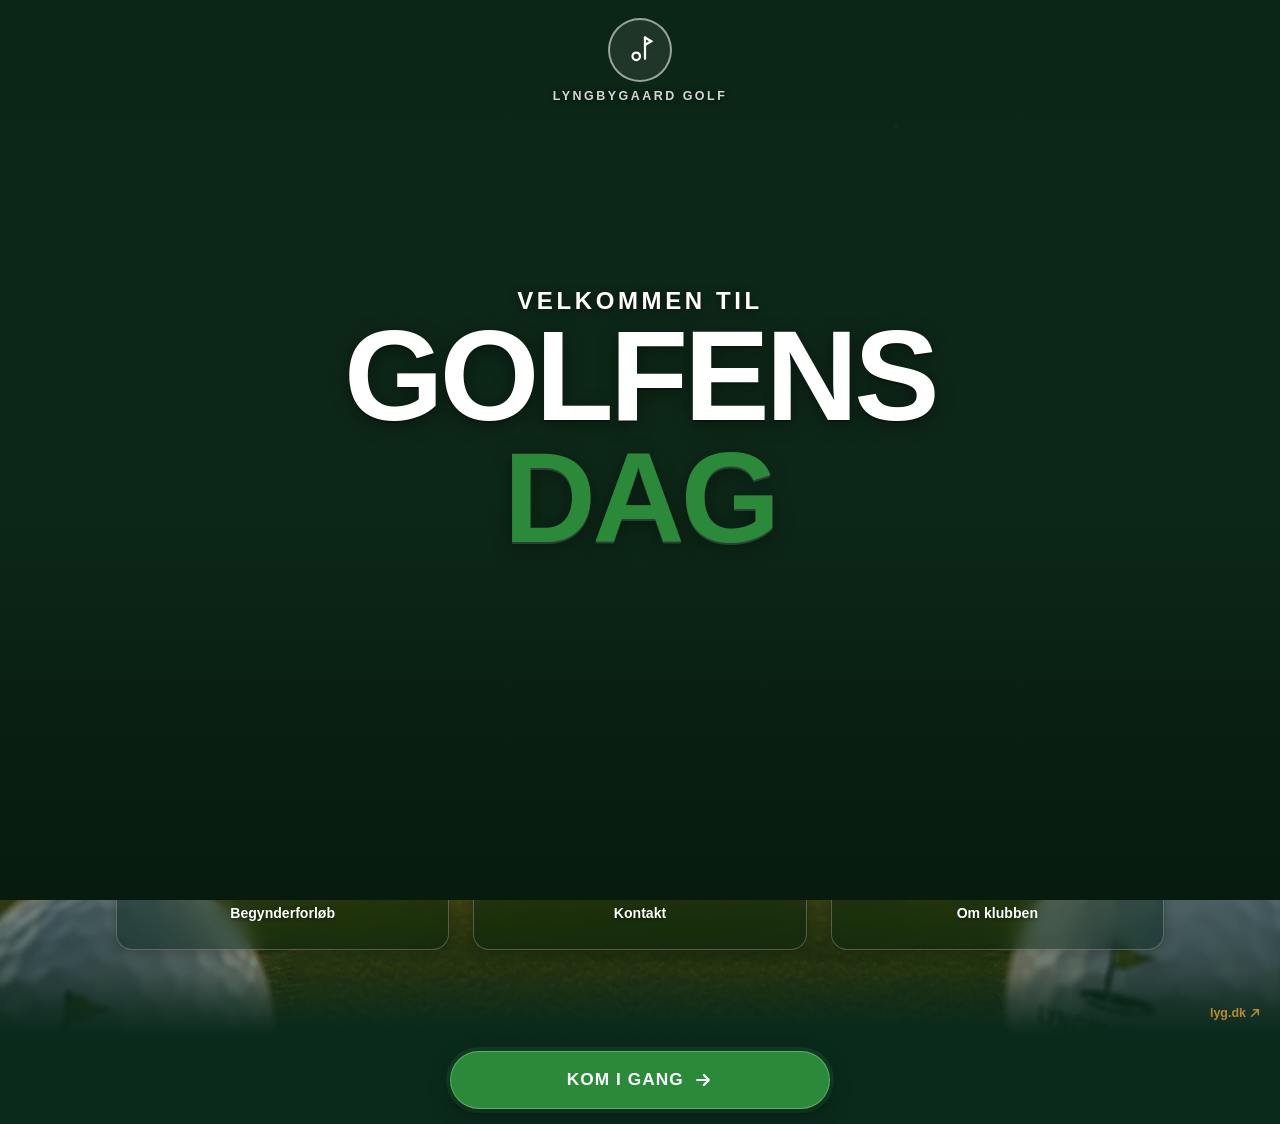
<file: golfens-dag-v2.6.2-upload/index.html>
<!DOCTYPE html>
<html lang="da">
<head>
  <meta charset="UTF-8">
  <meta name="viewport" content="width=device-width, initial-scale=1.0, viewport-fit=cover">
  <meta name="description" content="Golfens Dag 2027 – Din digitale guide til Lyngbygaard Golfklubs store event.">
  <meta name="theme-color" content="#0B3D2B">
  <meta name="apple-mobile-web-app-capable" content="yes">
  <meta name="apple-mobile-web-app-status-bar-style" content="black-translucent">
  <meta name="apple-mobile-web-app-title" content="Golfens Dag">
  <title>Golfens Dag 2027 – Lyngbygaard Golfklub</title>
  <link rel="stylesheet" href="style.css?v=2.6.2">
  <link rel="manifest" href="manifest.json">
  <link rel="apple-touch-icon" href="icon-192.png">
  <link rel="icon" type="image/png" href="icon-192.png">

  <!-- Inline SVG-ikoner som symbols – ingen ekstern afhængighed -->
  <svg aria-hidden="true" style="display:none" xmlns="http://www.w3.org/2000/svg">
    <!-- Kalender / Program -->
    <symbol id="icon-program" viewBox="0 0 24 24" fill="none"
            stroke="currentColor" stroke-width="1.8" stroke-linecap="round" stroke-linejoin="round">
      <rect x="3" y="4" width="18" height="18" rx="2"/>
      <line x1="16" y1="2" x2="16" y2="6"/>
      <line x1="8"  y1="2" x2="8"  y2="6"/>
      <line x1="3"  y1="10" x2="21" y2="10"/>
      <line x1="8"  y1="14" x2="8.01"  y2="14" stroke-width="2.2"/>
      <line x1="12" y1="14" x2="12.01" y2="14" stroke-width="2.2"/>
      <line x1="16" y1="14" x2="16.01" y2="14" stroke-width="2.2"/>
    </symbol>

    <!-- Golftræner / Mød trænerteamet -->
    <symbol id="icon-traener" viewBox="0 0 24 24" fill="none"
            stroke="currentColor" stroke-width="1.8" stroke-linecap="round" stroke-linejoin="round">
      <circle cx="9"  cy="7"  r="3"/>
      <circle cx="17" cy="6"  r="2.5"/>
      <path d="M2 21c0-3.87 3.13-7 7-7h4c3.87 0 7 3.13 7 7"/>
      <path d="M17 9c1.66 0 3 1.34 3 3v9" stroke-dasharray="2 2"/>
    </symbol>

    <!-- Åben bog / Golfbegreber -->
    <symbol id="icon-begreber" viewBox="0 0 24 24" fill="none"
            stroke="currentColor" stroke-width="1.8" stroke-linecap="round" stroke-linejoin="round">
      <path d="M2 3h6a4 4 0 0 1 4 4v14a3 3 0 0 0-3-3H2z"/>
      <path d="M22 3h-6a4 4 0 0 0-4 4v14a3 3 0 0 1 3-3h7z"/>
    </symbol>

    <!-- Golfbold + flag / Begynderforløb -->
    <symbol id="icon-begynder" viewBox="0 0 24 24" fill="none"
            stroke="currentColor" stroke-width="1.8" stroke-linecap="round" stroke-linejoin="round">
      <circle cx="9" cy="17" r="3"/>
      <line x1="16" y1="3" x2="16" y2="19"/>
      <path d="M16 3l5 3-5 3"/>
    </symbol>

    <!-- Telefon / Kontakt -->
    <symbol id="icon-kontakt" viewBox="0 0 24 24" fill="none"
            stroke="currentColor" stroke-width="1.8" stroke-linecap="round" stroke-linejoin="round">
      <path d="M22 16.92v3a2 2 0 0 1-2.18 2
               19.79-19.79 0 0 1-8.63-3.07
               17.5 17.5 0 0 1-6-6
               19.79-19.79 0 0 1-3.07-8.67
               A2 2 0 0 1 4.11 2h3a2 2 0 0 1 2 1.72
               12.84 12.84 0 0 0 .7 2.81
               a2 2 0 0 1-.45 2.11L8.09 9.91
               a16 16 0 0 0 6 6l1.27-1.27
               a2 2 0 0 1 2.11-.45
               12.84 12.84 0 0 0 2.81.7
               A2 2 0 0 1 22 16.92z"/>
    </symbol>

    <!-- Klubhus / Om klubben -->
    <symbol id="icon-om" viewBox="0 0 24 24" fill="none"
            stroke="currentColor" stroke-width="1.8" stroke-linecap="round" stroke-linejoin="round">
      <path d="M3 9.5L12 3l9 6.5V21H3V9.5z"/>
      <path d="M9 21V12h6v9"/>
    </symbol>

    <!-- Cirkelmønster til hero -->
    <symbol id="pattern-circles" viewBox="0 0 200 200">
      <circle cx="40"  cy="40"  r="32" fill="none" stroke="rgba(255,255,255,0.045)" stroke-width="1"/>
      <circle cx="160" cy="40"  r="32" fill="none" stroke="rgba(255,255,255,0.045)" stroke-width="1"/>
      <circle cx="40"  cy="160" r="32" fill="none" stroke="rgba(255,255,255,0.045)" stroke-width="1"/>
      <circle cx="160" cy="160" r="32" fill="none" stroke="rgba(255,255,255,0.045)" stroke-width="1"/>
      <circle cx="100" cy="100" r="48" fill="none" stroke="rgba(255,255,255,0.03)"  stroke-width="1"/>
    </symbol>

    <!-- Gear / Admin -->
    <symbol id="icon-gear" viewBox="0 0 24 24" fill="none"
            stroke="currentColor" stroke-width="1.8" stroke-linecap="round" stroke-linejoin="round">
      <circle cx="12" cy="12" r="3"/>
      <path d="M19.4 15a1.65 1.65 0 0 0 .33 1.82l.06.06a2 2 0 0 1-2.83 2.83l-.06-.06
               a1.65 1.65 0 0 0-1.82-.33 1.65 1.65 0 0 0-1 1.51V21
               a2 2 0 0 1-4 0v-.09A1.65 1.65 0 0 0 9 19.4
               a1.65 1.65 0 0 0-1.82.33l-.06.06
               a2 2 0 0 1-2.83-2.83l.06-.06A1.65 1.65 0 0 0 4.68 15
               a1.65 1.65 0 0 0-1.51-1H3a2 2 0 0 1 0-4h.09
               A1.65 1.65 0 0 0 4.6 9a1.65 1.65 0 0 0-.33-1.82l-.06-.06
               a2 2 0 0 1 2.83-2.83l.06.06A1.65 1.65 0 0 0 9 4.68
               a1.65 1.65 0 0 0 1-1.51V3a2 2 0 0 1 4 0v.09
               a1.65 1.65 0 0 0 1 1.51 1.65 1.65 0 0 0 1.82-.33l.06-.06
               a2 2 0 0 1 2.83 2.83l-.06.06A1.65 1.65 0 0 0 19.4 9
               a1.65 1.65 0 0 0 1.51 1H21a2 2 0 0 1 0 4h-.09
               a1.65 1.65 0 0 0-1.51 1z"/>
    </symbol>
  </svg>
</head>
<body>

  <!-- ===== HEADER ===== -->
  <header class="app-header">
    <div class="header-inner">
      <button class="back-btn" id="back-btn" aria-label="Tilbage til forsiden">
        <svg viewBox="0 0 16 16" fill="none" stroke="currentColor"
             stroke-width="2.4" stroke-linecap="round" stroke-linejoin="round"
             width="16" height="16" aria-hidden="true">
          <path d="M10 3L5 8l5 5"/>
        </svg>
        Forside
      </button>
      <div class="header-logo" aria-label="Lyngbygaard Golf">
        <svg width="18" height="18" viewBox="0 0 24 24" fill="none"
             stroke="currentColor" stroke-width="2" stroke-linecap="round"
             aria-hidden="true" class="header-logo-icon">
          <circle cx="9" cy="17" r="3"/>
          <line x1="16" y1="2" x2="16" y2="19"/>
          <path d="M16 2l5 3-5 3"/>
        </svg>
        <span class="header-logo-text">Lyngbygaard <span class="header-logo-gold">Golf</span></span>
      </div>
      <button class="menu-btn" id="menu-btn" aria-label="Åbn menu" aria-expanded="false">
        <svg width="20" height="20" viewBox="0 0 20 20" fill="none"
             stroke="currentColor" stroke-width="2" stroke-linecap="round"
             aria-hidden="true">
          <line x1="2" y1="5"  x2="18" y2="5"/>
          <line x1="2" y1="10" x2="18" y2="10"/>
          <line x1="2" y1="15" x2="18" y2="15"/>
        </svg>
      </button>
    </div>
  </header>

  <!-- ===== BURGER MENU ===== -->
  <div class="menu-overlay" id="menu-overlay" role="presentation"></div>
  <div class="nav-menu" id="nav-menu" role="navigation" aria-label="Hovedmenu">
    <div class="nav-menu-header">
      <div class="nav-menu-title">Golfens Dag 2027</div>
    </div>
    <nav>
      <a href="#" onclick="navigate('home'); return false;">
        <span class="nav-icon">
          <svg width="16" height="16" viewBox="0 0 24 24" fill="none" stroke="currentColor"
               stroke-width="1.9" stroke-linecap="round" stroke-linejoin="round" aria-hidden="true">
            <path d="M3 9.5L12 3l9 6.5V21H3V9.5z"/><path d="M9 21V12h6v9"/>
          </svg>
        </span>
        Forside
      </a>
      <a href="#" onclick="navigate('program'); return false;">
        <span class="nav-icon">
          <svg width="16" height="16" viewBox="0 0 24 24" fill="none" stroke="currentColor"
               stroke-width="1.9" stroke-linecap="round" stroke-linejoin="round" aria-hidden="true">
            <rect x="3" y="4" width="18" height="18" rx="2"/>
            <line x1="16" y1="2" x2="16" y2="6"/><line x1="8" y1="2" x2="8" y2="6"/>
            <line x1="3" y1="10" x2="21" y2="10"/>
          </svg>
        </span>
        Program
      </a>
      <a href="https://lyg.dk/traenerteamet/" target="_blank" rel="noopener" onclick="closeMenu()">
        <span class="nav-icon">
          <svg width="16" height="16" viewBox="0 0 24 24" fill="none" stroke="currentColor"
               stroke-width="1.9" stroke-linecap="round" stroke-linejoin="round" aria-hidden="true">
            <circle cx="9" cy="7" r="3"/><circle cx="17" cy="6" r="2.5"/>
            <path d="M2 21c0-3.87 3.13-7 7-7h4c3.87 0 7 3.13 7 7"/>
          </svg>
        </span>
        Mød trænerteamet <span class="nav-ext">↗</span>
      </a>
      <a href="#" onclick="navigate('begreber'); return false;">
        <span class="nav-icon">
          <svg width="16" height="16" viewBox="0 0 24 24" fill="none" stroke="currentColor"
               stroke-width="1.9" stroke-linecap="round" stroke-linejoin="round" aria-hidden="true">
            <path d="M2 3h6a4 4 0 0 1 4 4v14a3 3 0 0 0-3-3H2z"/>
            <path d="M22 3h-6a4 4 0 0 0-4 4v14a3 3 0 0 1 3-3h7z"/>
          </svg>
        </span>
        Golfbegreber
      </a>
      <a href="#" onclick="navigate('begynder'); return false;">
        <span class="nav-icon">
          <svg width="16" height="16" viewBox="0 0 24 24" fill="none" stroke="currentColor"
               stroke-width="1.9" stroke-linecap="round" stroke-linejoin="round" aria-hidden="true">
            <circle cx="9" cy="17" r="3"/>
            <line x1="16" y1="3" x2="16" y2="19"/>
            <path d="M16 3l5 3-5 3"/>
          </svg>
        </span>
        Begynderforløb
      </a>
      <a href="#" onclick="navigate('kontakt'); return false;">
        <span class="nav-icon">
          <svg width="16" height="16" viewBox="0 0 24 24" fill="none" stroke="currentColor"
               stroke-width="1.9" stroke-linecap="round" stroke-linejoin="round" aria-hidden="true">
            <path d="M22 16.92v3a2 2 0 0 1-2.18 2 19.79 19.79 0 0 1-8.63-3.07
                     17.5 17.5 0 0 1-6-6 19.79 19.79 0 0 1-3.07-8.67A2 2 0 0 1 4.11 2h3
                     a2 2 0 0 1 2 1.72 12.84 12.84 0 0 0 .7 2.81 a2 2 0 0 1-.45 2.11
                     L8.09 9.91a16 16 0 0 0 6 6l1.27-1.27a2 2 0 0 1 2.11-.45
                     12.84 12.84 0 0 0 2.81.7A2 2 0 0 1 22 16.92z"/>
          </svg>
        </span>
        Kontakt
      </a>
      <a href="#" onclick="navigate('om'); return false;">
        <span class="nav-icon">
          <svg width="16" height="16" viewBox="0 0 24 24" fill="none" stroke="currentColor"
               stroke-width="1.9" stroke-linecap="round" stroke-linejoin="round" aria-hidden="true">
            <path d="M3 9.5L12 3l9 6.5V21H3V9.5z"/><path d="M9 21V12h6v9"/>
          </svg>
        </span>
        Om Lyngbygaard Golf
      </a>
    </nav>
  </div>

  <!-- ===== MAIN ===== -->
  <main class="main-content">

    <!-- ========================================
         FORSIDE
         ======================================== -->
    <section class="page active" id="page-home" aria-label="Forside">

      <!-- HERO – kompakt mørkegrøn + cirkelmønster -->
      <div class="hero" id="hero-section">
        <div class="hero-pattern" aria-hidden="true">
          <svg width="100%" height="100%" xmlns="http://www.w3.org/2000/svg">
            <defs>
              <pattern id="circles" x="0" y="0" width="100" height="100" patternUnits="userSpaceOnUse">
                <use href="#pattern-circles" width="100" height="100"/>
              </pattern>
            </defs>
            <rect width="100%" height="100%" fill="url(#circles)"/>
          </svg>
        </div>
        <div class="hero-content">
          <div class="hero-emblem" aria-hidden="true">
            <svg width="28" height="28" viewBox="0 0 24 24" fill="none"
                 stroke="currentColor" stroke-width="1.8" stroke-linecap="round">
              <circle cx="9" cy="17" r="3"/>
              <line x1="16" y1="2" x2="16" y2="19"/>
              <path d="M16 2l5 3-5 3"/>
            </svg>
          </div>
          <p class="hero-eyebrow">Lyngbygaard Golfklub</p>
          <h1 class="hero-title">Golfens Dag <span class="hero-year">2027</span></h1>
          <p class="hero-subtitle">Prøv golf, mød klubben og kom godt i gang.</p>
        </div>
      </div>

      <!-- GOLF FOTO SEKTION – de 6 menukort ligger nu oven på billedet -->
      <div class="home-photo-section" role="img" aria-label="Golfspiller på Lyngbygaard banen">
        <div class="home-photo-overlay"></div>

        <!-- 6 MENUKORT – oven på golfbilledet -->
        <div class="home-nav" role="list" aria-label="Menuen">

          <button class="home-btn" role="listitem" onclick="navigate('program')" aria-label="Program">
            <span class="home-btn-icon-wrap" aria-hidden="true">
              <svg class="home-btn-svg"><use href="#icon-program"/></svg>
            </span>
            <span class="home-btn-label">Program</span>
          </button>

          <a class="home-btn" role="listitem"
             href="https://lyg.dk/traenerteamet/" target="_blank" rel="noopener"
             aria-label="Mød trænerteamet (åbner eksternt)">
            <span class="home-btn-icon-wrap" aria-hidden="true">
              <svg class="home-btn-svg"><use href="#icon-traener"/></svg>
            </span>
            <span class="home-btn-label">Mød trænerteamet</span>
          </a>

          <button class="home-btn" role="listitem" onclick="navigate('begreber')" aria-label="Golfbegreber">
            <span class="home-btn-icon-wrap" aria-hidden="true">
              <svg class="home-btn-svg"><use href="#icon-begreber"/></svg>
            </span>
            <span class="home-btn-label">Golfbegreber</span>
          </button>

          <button class="home-btn" role="listitem" onclick="navigate('begynder')" aria-label="Begynderforløb">
            <span class="home-btn-icon-wrap" aria-hidden="true">
              <svg class="home-btn-svg"><use href="#icon-begynder"/></svg>
            </span>
            <span class="home-btn-label">Begynderforløb</span>
          </button>

          <button class="home-btn" role="listitem" onclick="navigate('kontakt')" aria-label="Kontakt">
            <span class="home-btn-icon-wrap" aria-hidden="true">
              <svg class="home-btn-svg"><use href="#icon-kontakt"/></svg>
            </span>
            <span class="home-btn-label">Kontakt</span>
          </button>

          <button class="home-btn" role="listitem" onclick="navigate('om')" aria-label="Om Lyngbygaard Golf">
            <span class="home-btn-icon-wrap" aria-hidden="true">
              <svg class="home-btn-svg"><use href="#icon-om"/></svg>
            </span>
            <span class="home-btn-label">Om klubben</span>
          </button>

        </div><!-- /home-nav -->

        <!-- KOM I GANG – rigtig knap (erstatter den tidligere billedindbyggede) -->
        <div class="home-cta-wrap">
          <a class="home-cta" href="https://lyg.dk/begyndergolf/#kontakt-form"
             target="_blank" rel="noopener"
             aria-label="Kom i gang – tilmelding åbner i en ny fane">
            <span>KOM I GANG</span>
            <svg class="home-cta-arrow" width="20" height="20" viewBox="0 0 24 24" fill="none"
                 stroke="currentColor" stroke-width="2.6" stroke-linecap="round" stroke-linejoin="round"
                 aria-hidden="true"><path d="M5 12h14M13 6l6 6-6 6"/></svg>
          </a>
        </div>

        <div class="home-photo-footer">
          <a class="home-photo-link" href="https://lyg.dk" target="_blank" rel="noopener">
            lyg.dk
            <svg width="10" height="10" viewBox="0 0 12 12" fill="none" stroke="currentColor"
                 stroke-width="1.8" stroke-linecap="round" stroke-linejoin="round" aria-hidden="true">
              <path d="M2 10L10 2M4 2h6v6"/>
            </svg>
          </a>
        </div>
      </div>

    </section><!-- /home -->


    <!-- ========================================
         PROGRAM
         ======================================== -->
    <section class="page" id="page-program" aria-label="Program">
      <div class="page-header">
        <h1>Program</h1>
        <p>Golfens Dag 2027 · Lyngbygaard Golfklub</p>
      </div>
      <div class="page-body">
        <div class="section-label">Dagens forløb</div>
        <div class="timeline" id="timeline" role="list"></div>
        <div class="section-label">Stationer</div>
        <div class="stations-grid" id="stations-list" role="list"></div>
        <div style="margin-top:1.75rem">
          <button class="btn-primary" onclick="navigate('begynder')">Se begynderforløb</button>
        </div>
      </div>
      <footer class="app-footer">
        <div class="footer-top">
          <div class="footer-brand">
            <div class="footer-brand-name">Lyngbygaard Golfklub</div>
            <div class="footer-brand-address">Lyngbygårdsvej 29 · 8220 Brabrand</div>
          </div>
          <div class="footer-links">
            <a href="https://lyg.dk" target="_blank" rel="noopener">lyg.dk ↗</a>
          </div>
        </div>
        <div class="footer-divider"></div>
        <div class="footer-meta">
          <div class="footer-meta-left">Nordic Operations</div>
          <div class="footer-meta-right"><span class="footer-version">v2.6.2</span></div>
        </div>
      </footer>
    </section>

    <!-- ========================================
         GOLFBEGREBER
         ======================================== -->
    <section class="page" id="page-begreber" aria-label="Golfbegreber">
      <div class="page-header">
        <h1>Golfbegreber</h1>
        <p>De vigtigste ord du møder på banen</p>
      </div>
      <div class="page-body">
        <div class="begreber-list" id="begreber-list" role="list"></div>
      </div>
      <footer class="app-footer">
        <div class="footer-top">
          <div class="footer-brand">
            <div class="footer-brand-name">Lyngbygaard Golfklub</div>
            <div class="footer-brand-address">Lyngbygårdsvej 29 · 8220 Brabrand</div>
          </div>
          <div class="footer-links">
            <a href="https://lyg.dk" target="_blank" rel="noopener">lyg.dk ↗</a>
          </div>
        </div>
        <div class="footer-divider"></div>
        <div class="footer-meta">
          <div class="footer-meta-left">Nordic Operations</div>
          <div class="footer-meta-right"><span class="footer-version">v2.6.2</span></div>
        </div>
      </footer>
    </section>

    <!-- ========================================
         BEGYNDERFORLØB
         ======================================== -->
    <section class="page" id="page-begynder" aria-label="Begynderforløb">
      <div class="page-header">
        <h1>Begynderforløb</h1>
        <p>Start din golfrejse med os</p>
      </div>
      <div class="page-body">
        <!-- MICRO-ANIMATION "Klar til dit første slag?" -->
        <div class="micro-ball-section" id="micro-ball-section">
          <canvas id="micro-canvas" class="micro-canvas" aria-hidden="true"></canvas>
          <div class="micro-content" id="micro-content">
            <p class="micro-eyebrow">Klar til dit første slag?</p>
            <p class="micro-text">Prøv golf og oplev, hvor sjovt det er at komme i gang.</p>
            <a class="btn-primary micro-cta"
               href="https://lyg.dk/begyndergolf/#kontakt-form"
               target="_blank" rel="noopener"
               aria-label="Tilmeld dig begynderforløb">
              TILMELD DIG NU →
            </a>
          </div>
        </div>

        <div class="courses-list" id="courses-list" role="list"></div>
        <div class="info-box">
          <h3>Er du i tvivl?</h3>
          <p>Vi hjælper dig gerne – uanset hvad du undrer dig over.</p>
          <a class="btn-secondary" href="https://lyg.dk/begyndergolf/#kontakt-form"
             target="_blank" rel="noopener">Kontakt os</a>
        </div>
      </div>
      <footer class="app-footer">
        <div class="footer-top">
          <div class="footer-brand">
            <div class="footer-brand-name">Lyngbygaard Golfklub</div>
            <div class="footer-brand-address">Lyngbygårdsvej 29 · 8220 Brabrand</div>
          </div>
          <div class="footer-links">
            <a href="https://lyg.dk" target="_blank" rel="noopener">lyg.dk ↗</a>
          </div>
        </div>
        <div class="footer-divider"></div>
        <div class="footer-meta">
          <div class="footer-meta-left">Nordic Operations</div>
          <div class="footer-meta-right"><span class="footer-version">v2.6.2</span></div>
        </div>
      </footer>
    </section>

    <!-- ========================================
         KONTAKT
         ======================================== -->
    <section class="page" id="page-kontakt" aria-label="Kontakt">
      <div class="page-header">
        <h1>Kontakt</h1>
        <p>Vi er klar til at hjælpe dig</p>
      </div>
      <div class="page-body">
        <div class="kontakt-info">
          <div class="kontakt-info-icon" aria-hidden="true">📍</div>
          <h2 id="kontakt-name"></h2>
          <div class="kontakt-info-row" id="kontakt-address"></div>
          <div class="kontakt-info-row" id="kontakt-phone-text"></div>
          <div class="kontakt-info-row" id="kontakt-email-text"></div>
        </div>
        <div class="kontakt-btns">
          <a class="kontakt-btn" id="btn-ring" href="tel:87441070" aria-label="Ring til klubben">
            <span class="kontakt-btn-icon" aria-hidden="true">📞</span>
            <span>Ring</span>
          </a>
          <button class="kontakt-btn" id="btn-copy-email" onclick="copyEmail()"
                  aria-label="Kopier e-mailadresse">
            <span class="kontakt-btn-icon" aria-hidden="true">📋</span>
            <span>Kopier mail</span>
          </button>
          <a class="kontakt-btn" id="btn-sendmail" href="mailto:kontor@lyg.dk"
             aria-label="Send e-mail">
            <span class="kontakt-btn-icon" aria-hidden="true">✉️</span>
            <span>Send mail</span>
          </a>
          <a class="kontakt-btn" id="btn-maps"
             href="https://maps.google.com/?q=Lyngbygaard+Golfklub,+Lyngbygårdsvej+29,+8220+Brabrand"
             target="_blank" rel="noopener" aria-label="Rutevejledning i Google Maps">
            <span class="kontakt-btn-icon" aria-hidden="true">🗺️</span>
            <span>Rutevejledning</span>
          </a>
        </div>
        <a class="btn-primary" id="btn-website" href="https://lyg.dk"
           target="_blank" rel="noopener">Besøg lyg.dk</a>
      </div>
      <footer class="app-footer">
        <div class="footer-top">
          <div class="footer-brand">
            <div class="footer-brand-name">Lyngbygaard Golfklub</div>
            <div class="footer-brand-address">Lyngbygårdsvej 29 · 8220 Brabrand</div>
          </div>
          <div class="footer-links">
            <a href="https://lyg.dk" target="_blank" rel="noopener">lyg.dk ↗</a>
          </div>
        </div>
        <div class="footer-divider"></div>
        <div class="footer-meta">
          <div class="footer-meta-left">Nordic Operations</div>
          <div class="footer-meta-right"><span class="footer-version">v2.6.2</span></div>
        </div>
      </footer>
    </section>

    <!-- ========================================
         OM LYNGBYGAARD GOLF
         ======================================== -->
    <section class="page" id="page-om" aria-label="Om Lyngbygaard Golf">
      <div class="page-header">
        <h1>Om Lyngbygaard Golf</h1>
        <p>Klik for at læse mere på lyg.dk</p>
      </div>
      <div class="page-body">
        <div class="om-grid" id="om-grid" role="list"></div>
      </div>
      <footer class="app-footer">
        <div class="footer-top">
          <div class="footer-brand">
            <div class="footer-brand-name">Lyngbygaard Golfklub</div>
            <div class="footer-brand-address">Lyngbygårdsvej 29 · 8220 Brabrand</div>
          </div>
          <div class="footer-links">
            <a href="https://lyg.dk" target="_blank" rel="noopener">lyg.dk ↗</a>
          </div>
        </div>
        <div class="footer-divider"></div>
        <div class="footer-meta">
          <div class="footer-meta-left">Nordic Operations</div>
          <div class="footer-meta-right"><span class="footer-version">v2.6.2</span></div>
        </div>
      </footer>
    </section>

    <!-- ========================================
         ADMIN
         ======================================== -->
    <section class="page" id="page-admin" aria-label="Admin">
      <div class="page-header">
        <h1>Admin</h1>
        <p>Lokal forhåndsvisning – kun på denne enhed</p>
      </div>
      <div class="page-body">
        <div class="admin-notice" role="note">
          <strong>Lokal forhåndsvisning</strong>
          Ændringer her gemmes kun i denne browser på denne enhed. De opdaterer
          <u>ikke</u> hjemmesiden for andre besøgende. PIN-koden er kun en let
          afskærmning mod uforvarende klik og er <u>ikke</u> sikker adgangskontrol.
        </div>
        <div id="admin-login" class="admin-login-wrap">
          <h2>Indtast PIN-kode</h2>
          <div class="admin-pin-row">
            <input type="password" inputmode="numeric" maxlength="6"
                   id="admin-pin-input" placeholder="••••" autocomplete="off"
                   aria-label="PIN-kode">
            <button class="btn-primary"
                    style="width:auto;padding:.75rem 1.25rem;min-height:0"
                    onclick="checkAdminPin()">OK</button>
          </div>
          <p class="pin-error" id="admin-pin-error" role="alert">Forkert kode – prøv igen</p>
        </div>
        <div id="admin-content-wrapper" style="display:none">
          <div id="admin-content"></div>
          <p class="admin-saved" id="admin-saved-msg" role="status" aria-live="polite">✓ Gemt lokalt på denne enhed – ikke på hjemmesiden</p>
        </div>
      </div>
      <footer class="app-footer">
        <div class="footer-top">
          <div class="footer-brand">
            <div class="footer-brand-name">Lyngbygaard Golfklub</div>
          </div>
        </div>
        <div class="footer-divider"></div>
        <div class="footer-meta">
          <div class="footer-meta-left">Nordic Operations</div>
          <div class="footer-meta-right"><span class="footer-version">v2.6.2</span></div>
        </div>
      </footer>
    </section>

  </main>

  <!-- ===== INSTALL BANNER ===== -->
  <div class="install-banner" id="install-btn"
       role="complementary" aria-label="Installér app">
    <p>Gem appen på din startskærm</p>
    <button onclick="installApp()">Installér</button>
  </div>

  <!-- ===== ADMIN GEAR – diskret ===== -->
  <button class="admin-gear" onclick="navigate('admin')" aria-label="Admin">
    <svg class="admin-gear-svg"><use href="#icon-gear"/></svg>
  </button>

  <script src="app.js?v=2.6.2"></script>
  <script src="intro.js?v=2.6.2"></script>
</body>
</html>
</file>
<file: style.css>
/* ============================================================
   GOLFENS DAG 2027 – style.css v2.7.7
   Lyngbygaard Golfklub · Visuel optimering
   ============================================================ */

/* ── PALETTE ────────────────────────────────────────────────
   #0B3D2B  primær mørkegrøn
   #154F38  sekundær grøn
   #B88A2A  guld (accent only)
   #F4F6F2  varm lys baggrund
   #FFFFFF  kort/hvid
   #173326  primær tekst
   #6F7772  sekundær tekst
   ─────────────────────────────────────────────────────────── */

:root {
  /* Farver */
  --c-green:        #0B3D2B;
  --c-green2:       #154F38;
  --c-green-dark:   #072318;
  --c-green-mid:    #1d6645;
  --c-green-light:  #e6f0ea;
  --c-green-xlight: #f0f7f3;
  --c-gold:         #B88A2A;
  --c-gold-light:   #f7eed6;
  --c-bg:           #F4F6F2;
  --c-white:        #FFFFFF;
  --c-border:       #dce5de;
  --c-text:         #173326;
  --c-text2:        #6F7772;

  /* Typografi */
  --font: -apple-system, BlinkMacSystemFont, 'Segoe UI', Helvetica, Arial, sans-serif;

  /* Radier */
  --r-sm: 10px;
  --r:    16px;
  --r-lg: 22px;

  /* Skygger */
  --sh-xs: 0 1px 3px rgba(11,61,43,.06);
  --sh-sm: 0 2px 8px  rgba(11,61,43,.09);
  --sh-md: 0 4px 20px rgba(11,61,43,.13);

  /* Transitions */
  --ease: .17s cubic-bezier(.4,0,.2,1);

  /* Safe area */
  --safe-top:    env(safe-area-inset-top, 0px);
  --safe-bottom: env(safe-area-inset-bottom, 0px);
  --safe-left:   env(safe-area-inset-left, 0px);
  --safe-right:  env(safe-area-inset-right, 0px);

  --header-h:    52px;
  --header-full: calc(var(--header-h) + var(--safe-top));
}

/* ============================================================
   RESET
   ============================================================ */
*, *::before, *::after { box-sizing: border-box; margin: 0; padding: 0; }
html  { font-size: 16px; -webkit-text-size-adjust: 100%; }
body  {
  font-family: var(--font);
  background: var(--c-bg);
  color: var(--c-text);
  min-height: 100vh;
  -webkit-font-smoothing: antialiased;
  overscroll-behavior-y: contain;
  overflow-x: hidden;
}
img   { max-width: 100%; height: auto; display: block; }
a     { text-decoration: none; color: inherit; }
button { font-family: inherit; }

/* ============================================================
   HEADER
   ============================================================ */
.app-header {
  position: fixed;
  top: 0; left: 0; right: 0;
  padding-top: var(--safe-top);
  height: var(--header-full);
  background: var(--c-green);
  z-index: 100;
  box-shadow: 0 1px 0 rgba(255,255,255,.05), 0 2px 10px rgba(0,0,0,.2);
}

.header-inner {
  height: var(--header-h);
  display: flex;
  align-items: center;
  justify-content: space-between;
  padding: 0 max(1rem, calc(var(--safe-left) + .75rem))
             0 max(1rem, calc(var(--safe-right) + .75rem));
  position: relative;
}

/* Logo – centered absolutely so back/menu never shift it */
.header-logo {
  position: absolute;
  left: 50%; transform: translateX(-50%);
  display: flex; align-items: center; gap: 7px;
  pointer-events: none;
  white-space: nowrap;
}
.header-logo-icon { color: var(--c-gold); flex-shrink: 0; }
.header-logo-text { font-size: .88rem; font-weight: 700; color: var(--c-white); }
.header-logo-gold { color: var(--c-gold); }

/* Back button */
.back-btn {
  display: none;
  align-items: center;
  gap: 5px;
  background: none; border: none;
  color: rgba(255,255,255,.9);
  font-size: .85rem; font-weight: 600;
  cursor: pointer;
  min-width: 44px;
  height: var(--header-h);
  padding: 0 10px 0 2px;
  -webkit-tap-highlight-color: transparent;
  transition: color var(--ease);
  position: relative; z-index: 1;
}
.back-btn:active { color: var(--c-white); }

/* Menu button */
.menu-btn {
  background: none; border: none;
  color: var(--c-white);
  min-width: 44px; height: var(--header-h);
  display: flex; align-items: center; justify-content: flex-end;
  cursor: pointer;
  -webkit-tap-highlight-color: transparent;
  transition: opacity var(--ease);
  position: relative; z-index: 1;
}
.menu-btn:active { opacity: .7; }

/* ============================================================
   BURGER MENU
   ============================================================ */
.menu-overlay {
  display: none;
  position: fixed; inset: 0;
  background: rgba(0,0,0,.48);
  z-index: 200;
  backdrop-filter: blur(3px);
  -webkit-backdrop-filter: blur(3px);
}
.menu-overlay.open { display: block; }

.nav-menu {
  position: fixed;
  top: 0; right: -295px;
  width: 280px; height: 100%;
  background: var(--c-green-dark);
  z-index: 300;
  padding-top: var(--header-full);
  overflow-y: auto;
  -webkit-overflow-scrolling: touch;
  transition: right .24s cubic-bezier(.4,0,.2,1);
}
.nav-menu.open { right: 0; }

.nav-menu-header {
  padding: 1.1rem 1.2rem .7rem;
  border-bottom: 1px solid rgba(255,255,255,.06);
  margin-bottom: .2rem;
}
.nav-menu-title {
  color: var(--c-gold);
  font-size: .7rem; font-weight: 700;
  letter-spacing: .12em; text-transform: uppercase;
}

.nav-menu nav a {
  display: flex; align-items: center; gap: 12px;
  color: rgba(255,255,255,.86);
  font-size: .95rem;
  padding: .85rem 1.2rem;
  min-height: 52px;
  border-bottom: 1px solid rgba(255,255,255,.05);
  -webkit-tap-highlight-color: transparent;
  transition: background var(--ease), color var(--ease);
}
.nav-menu nav a:hover,
.nav-menu nav a:active { background: rgba(255,255,255,.06); color: var(--c-white); }

.nav-icon {
  width: 30px; height: 30px;
  background: rgba(255,255,255,.08);
  border-radius: 7px;
  display: flex; align-items: center; justify-content: center;
  flex-shrink: 0; color: rgba(255,255,255,.75);
}
.nav-ext { margin-left: auto; color: rgba(255,255,255,.25); font-size: .75rem; }

/* ============================================================
   MAIN
   ============================================================ */
.main-content {
  padding-top: var(--header-full);
  min-height: 100vh;
}

.page { display: none; }
.page.active { display: block; animation: fadeIn .2s ease; }

@keyframes fadeIn {
  from { opacity: 0; transform: translateY(4px); }
  to   { opacity: 1; transform: translateY(0); }
}

/* ============================================================
   HOME – HERO  (reduceret højde ~20-25%)
   ============================================================ */
.hero {
  background: var(--c-green);
  padding: 1.25rem 1.25rem 1.2rem;
  display: flex;
  flex-direction: column;
  align-items: center;
  text-align: center;
  position: relative;
  overflow: hidden;
  /* Minimal højtde – kompakt men luftig */
  min-height: 0;
}

/* Bevaret cirkelmønster som absolut overlay */
.hero-pattern {
  position: absolute; inset: 0;
  pointer-events: none;
  opacity: 1;
}
.hero-pattern svg { width: 100%; height: 100%; }

/* Subtil gradient over mønstret for læsbarhed */
.hero::after {
  content: '';
  position: absolute; inset: 0;
  background: linear-gradient(
    175deg,
    rgba(7,35,24,.25)  0%,
    rgba(11,61,43,.10) 50%,
    rgba(7,35,24,.30)  100%
  );
  pointer-events: none;
}

.hero-content {
  position: relative; z-index: 1;
  display: flex; flex-direction: column;
  align-items: center;
}

/* Lille emblem */
.hero-emblem {
  width: 52px; height: 52px;
  background: rgba(255,255,255,.1);
  border: 1.5px solid rgba(255,255,255,.2);
  border-radius: 50%;
  display: flex; align-items: center; justify-content: center;
  color: var(--c-gold);
  margin-bottom: .85rem;
  backdrop-filter: blur(8px);
  -webkit-backdrop-filter: blur(8px);
}

.hero-eyebrow {
  color: var(--c-gold);
  font-size: .7rem; font-weight: 700;
  letter-spacing: .14em; text-transform: uppercase;
  margin-bottom: .4rem;
  text-shadow: 0 1px 4px rgba(0,0,0,.3);
}

.hero-title {
  color: var(--c-white);
  font-size: 1.9rem; font-weight: 800;
  line-height: 1.08; letter-spacing: -.03em;
  margin-bottom: .5rem;
  text-shadow: 0 2px 8px rgba(0,0,0,.35);
}
.hero-year { color: var(--c-gold); }

.hero-subtitle {
  color: rgba(255,255,255,.75);
  font-size: .88rem; line-height: 1.5;
  max-width: 260px;
  text-shadow: 0 1px 5px rgba(0,0,0,.3);
}

/* ============================================================
   HOME – MENUGITTER (6 kort) OVEN PÅ GOLFBILLEDET
   Mobil: 2 kolonner × 3 rækker. Desktop: 3 kolonner × 2 rækker
   (se RESPONSIVE). Kortene er glasagtige/mørkegrønne semitransparente
   flader, ikke hvide kasser, så billedet forbliver synligt igennem dem.
   ============================================================ */
.home-nav {
  position: relative;
  z-index: 1;
  flex: 1;                       /* tager den ledige plads i home-photo-section */
  display: grid;
  grid-template-columns: 1fr 1fr;
  align-content: end;            /* skub griddet ned mod bunden af billedet,
                                     så det ikke dækker headline-teksten øverst */
  gap: .65rem;
  padding: 0 1rem 1.5rem;
  max-width: 480px;
  width: 100%;
  margin: 0 auto;
}

/* Kort – glasagtig mørkegrøn flade oven på billedet */
.home-btn {
  background: rgba(7, 35, 24, .44);
  border: 1px solid rgba(255,255,255,.24);
  border-radius: var(--r);
  padding: 1rem .7rem .9rem;
  min-height: 92px;              /* store nok touch-felter */
  display: flex;
  flex-direction: column;
  align-items: center;
  justify-content: center;
  gap: .45rem;
  cursor: pointer;
  text-decoration: none;
  color: var(--c-white);
  -webkit-tap-highlight-color: transparent;
  backdrop-filter: blur(10px) saturate(1.4);
  -webkit-backdrop-filter: blur(10px) saturate(1.4);
  box-shadow: 0 2px 10px rgba(0,0,0,.2);
  transition: transform var(--ease), background var(--ease), border-color var(--ease);
  position: relative; overflow: hidden;
}

/* Tryk-effekt */
.home-btn:active {
  transform: scale(.96);
  background: rgba(7, 35, 24, .62);
  border-color: rgba(255,255,255,.4);
}
@media (hover: hover) {
  .home-btn:hover {
    transform: translateY(-2px);
    background: rgba(7, 35, 24, .58);
    border-color: rgba(184,138,42,.55);
  }
}

/* Guld top-kant som aktiv accent */
.home-btn::before {
  content: '';
  position: absolute; top: 0; left: 0; right: 0;
  height: 2.5px;
  background: var(--c-gold);
  opacity: 0;
  transition: opacity var(--ease);
}
.home-btn:active::before { opacity: 1; }
@media (hover: hover) { .home-btn:hover::before { opacity: 1; } }

/* SVG-ikonwrapper – hvid glas-ring, tydelig mod billedet */
.home-btn-icon-wrap {
  width: 40px; height: 40px;
  background: rgba(255,255,255,.16);
  border: 1px solid rgba(255,255,255,.3);
  border-radius: 11px;
  display: flex; align-items: center; justify-content: center;
  color: var(--c-white);
  flex-shrink: 0;
}

/* Ikonet selv – fast størrelse og stregtykkelse */
.home-btn-svg {
  width: 21px; height: 21px;
  display: block;
  /* stroke er sat via currentColor på symbol */
}

.home-btn-label {
  font-size: .78rem; font-weight: 600;
  color: var(--c-white);
  text-align: center;
  line-height: 1.25;
  text-shadow: 0 1px 4px rgba(0,0,0,.4);
  /* Maks to linjer */
  display: -webkit-box;
  -webkit-line-clamp: 2;
  -webkit-box-orient: vertical;
  overflow: hidden;
}

/* Meget smalle skærme: én kolonne */
@media (max-width: 320px) {
  .home-nav { grid-template-columns: 1fr; }
  .home-btn { min-height: 68px; flex-direction: row; justify-content: flex-start; gap: .75rem; padding: .75rem .9rem; }
}

/* ============================================================
   HOME – GOLF FOTO SEKTION (erstatter tom hvid bund)
   ============================================================ */
.home-photo-section {
  /* Primary: golf-swing (varmt solnedgangslys, sving) */
  background-image: url('assets/images/golf-swing.webp?v=3.0.6');
  background-size: cover;
  background-repeat: no-repeat;
  /* Mobil: spiller er centreret i billedet, lidt til højre */
  background-position: 55% center;

  /* Billedet er nu selve bærer af menukortene, ikke kun en bundstribe */
  min-height: 640px;
  position: relative;
  display: flex;
  flex-direction: column;
  margin-top: 0;
}

/* Gradient overlay hele vejen ned, så kort/ikoner/tekst er tydelige overalt
   – ikke kun i bunden som før */
.home-photo-overlay {
  position: absolute; inset: 0;
  background: linear-gradient(
    to bottom,
    rgba(7, 35, 24, 0.34) 0%,
    rgba(7, 35, 24, 0.24) 30%,
    rgba(7, 35, 24, 0.46) 70%,
    rgba(7, 35, 24, 0.8) 100%
  );
  pointer-events: none;
}

/* Footer tekst oven på foto */
.home-photo-footer {
  position: relative; z-index: 1;
  display: flex;
  align-items: center;
  justify-content: flex-end;
  padding: 1rem 1.25rem;
  padding-bottom: max(1rem, calc(var(--safe-bottom) + .75rem));
}
.home-photo-link {
  display: flex; align-items: center; gap: 4px;
  font-size: .78rem; font-weight: 700;
  color: var(--c-gold);
  transition: color var(--ease);
}
.home-photo-link:hover { color: #d4a94e; }

/* KOM I GANG – rigtig HTML-knap i en ekstra bund-zone under billedet.
   Sektionen forlænges med --cta-h nedad (padding-bottom), mens billedet
   stadig skaleres/placeres efter den oprindelige indholdsboks
   (background-origin: content-box). Dermed flytter menukortene sig ikke, og
   billedets komposition og skalering er uændret. Knappen ligger absolut i
   bundzonen, er smallere end skærmen (min. 4 rem luft i siderne) og kan derfor
   hverken overlappe de seks kort eller admin-tandhjulet nederst til højre. */
.home-photo-section {
  --cta-h: 5.5rem;
  --cta-band: #0a2a1c;
  box-sizing: content-box;
  padding-bottom: var(--cta-h);
  background-origin: content-box;
  background-color: var(--cta-band);
}
/* Bundzonen er ensfarvet mørkegrøn og tones blødt ind i de nederste 64 px af
   fotoet (under kortene), så der ikke opstår en hård kant. */
.home-photo-section::after {
  content: '';
  position: absolute; left: 0; right: 0; bottom: 0;
  height: calc(var(--cta-h) + 64px);
  background: linear-gradient(to bottom,
    rgba(10,42,28,0) 0,
    var(--cta-band) 64px);
  pointer-events: none;
}
/* MOBIL (< 600 px): hele "GOLFENS DAG 2027" skal kunne læses.
   Billedet centreres vandret og skaleres, så titlen (ca. 610 af billedets 1400 px)
   altid er hele vejen inde i skærmen (maks. 612 px højde, mindre på smalle skærme),
   og sektionen gøres 56 px højere, så de seks kort ligger under titlen i stedet for
   oven på den. Billedet ender da 56 px før sektionens bund; resten dækkes af den
   mørke overgang (samme farve som billedets nederste kant). Desktop/tablet er uændret. */
@media (max-width: 599px) {
  .home-photo-section {
    min-height: 668px;
    background-position: 50% 0;
    background-size: auto min(612px, calc((100vw - 24px) * 1.7213));
    background-color: #1e2705;
  }
}

.home-cta-wrap {
  position: absolute; left: 0; right: 0; bottom: 0;
  height: var(--cta-h);
  z-index: 1;
  display: flex; align-items: center; justify-content: center;
  padding: 0 4rem;
}
.home-cta {
  display: flex; align-items: center; justify-content: center; gap: .6rem;
  width: 100%; max-width: 340px; min-height: 54px;
  padding: .9rem 1.6rem;
  background: #2a8a3a; color: var(--c-white);
  border-radius: 99px; border: 1.5px solid rgba(255,255,255,.28);
  font-size: 1.02rem; font-weight: 800; letter-spacing: .06em; text-decoration: none;
  box-shadow: 0 6px 20px rgba(0,0,0,.35), 0 0 0 4px rgba(42,138,58,.22);
  -webkit-tap-highlight-color: transparent;
  transition: transform var(--ease), background var(--ease), box-shadow var(--ease);
}
.home-cta:active { transform: scale(.97); background: #1f6e2d; }
.home-cta:focus-visible { outline: 3px solid var(--c-gold); outline-offset: 3px; }
.home-cta-arrow { flex-shrink: 0; transition: transform var(--ease); }
@media (hover: hover) {
  .home-cta:hover { background: #31a044; box-shadow: 0 8px 24px rgba(0,0,0,.4), 0 0 0 5px rgba(42,138,58,.3); }
  .home-cta:hover .home-cta-arrow { transform: translateX(3px); }
}
@media (min-width: 900px) {
  .home-cta { max-width: 380px; min-height: 58px; font-size: 1.08rem; }
}

/* Tablet */
@media (min-width: 600px) {
  .home-photo-section {
    min-height: 700px;
    background-position: 50% 32%;
  }
}

/* iPad landscape / desktop */
@media (min-width: 900px) {
  .home-photo-section {
    min-height: 720px;
    background-position: 50% 26%;
  }
}

/* Bred desktop */
@media (min-width: 1280px) {
  .home-photo-section {
    min-height: 760px;
    background-position: 50% 24%;
  }
}

/* ============================================================
   PAGE HEADER (undersider)
   ============================================================ */
.page-header {
  background: var(--c-green);
  padding: 1.3rem 1.25rem 1.2rem;
  color: var(--c-white);
}
.page-header h1 {
  font-size: 1.35rem; font-weight: 800; letter-spacing: -.02em;
}
.page-header p {
  font-size: .84rem; color: rgba(255,255,255,.6); margin-top: .28rem;
}

.page-body {
  padding: 1.2rem 1rem;
  padding-bottom: max(5rem, calc(var(--safe-bottom) + 4rem));
}

/* ============================================================
   SECTION LABEL
   ============================================================ */
.section-label {
  font-size: .68rem; font-weight: 700;
  color: var(--c-text2); text-transform: uppercase; letter-spacing: .12em;
  margin: 1.4rem 0 .6rem;
  display: flex; align-items: center; gap: .5rem;
}
.section-label::after { content: ''; flex: 1; height: 1px; background: var(--c-border); }

/* ============================================================
   PROGRAM – TIMELINE
   ============================================================ */
.timeline { display: flex; flex-direction: column; margin-bottom: 1.4rem; }

.timeline-item {
  display: grid;
  grid-template-columns: 52px 18px 1fr;
  column-gap: .7rem;
  position: relative;
}
.timeline-item:not(:last-child) .timeline-dot::after {
  content: '';
  position: absolute; left: 50%; top: 18px;
  transform: translateX(-50%);
  width: 2px; height: calc(100% + 1px);
  background: var(--c-border);
}
.timeline-time {
  font-size: .76rem; font-weight: 700;
  color: var(--c-green2); text-align: right;
  padding-top: 9px;
}
.timeline-dot { display: flex; justify-content: center; padding-top: 9px; position: relative; }
.timeline-dot-inner {
  width: 13px; height: 13px;
  background: var(--c-green); border-radius: 50%;
  border: 2.5px solid var(--c-bg);
  box-shadow: 0 0 0 2px var(--c-green);
  position: relative; z-index: 1; flex-shrink: 0;
}
.timeline-content {
  background: var(--c-white); border-radius: var(--r-sm);
  padding: .7rem .95rem; margin-bottom: .45rem;
  display: flex; align-items: center; gap: .7rem;
  box-shadow: var(--sh-xs); border: 1px solid var(--c-border);
}
.timeline-icon { font-size: 1.05rem; }
.timeline-title { font-size: .9rem; font-weight: 600; color: var(--c-text); }

.stations-grid { display: grid; grid-template-columns: 1fr 1fr; gap: .5rem; }
.station-chip {
  background: var(--c-green2); color: var(--c-white);
  border-radius: var(--r-sm);
  padding: .65rem .85rem; font-size: .84rem; font-weight: 600;
  text-align: center;
}

/* ============================================================
   GOLFBEGREBER
   ============================================================ */
.begreber-list { display: flex; flex-direction: column; gap: .45rem; }
.term-card {
  background: var(--c-white); border-radius: var(--r-sm);
  padding: .85rem 1.05rem; border: 1px solid var(--c-border);
  box-shadow: var(--sh-xs); display: flex; gap: .7rem; align-items: flex-start;
}
.term-badge {
  background: var(--c-green-light); color: var(--c-green);
  font-size: .74rem; font-weight: 700;
  padding: .22rem .55rem; border-radius: 6px;
  flex-shrink: 0; margin-top: .1rem; white-space: nowrap;
}
.term-name { font-size: .9rem; font-weight: 700; color: var(--c-text); margin-bottom: .18rem; }
.term-def  { font-size: .83rem; color: var(--c-text2); line-height: 1.45; }

/* ============================================================
   BEGYNDERFORLØB
   ============================================================ */
.courses-list { display: flex; flex-direction: column; gap: .7rem; margin-bottom: 1.2rem; }
.course-card {
  background: var(--c-white); border-radius: var(--r);
  border: 1px solid var(--c-border); box-shadow: var(--sh-xs); overflow: hidden;
}
.course-card-header {
  background: var(--c-green); padding: .85rem 1.05rem;
  display: flex; align-items: center; justify-content: space-between;
}
.course-name  { font-size: 1rem; font-weight: 800; color: var(--c-white); }
.course-badge {
  background: rgba(255,255,255,.14); color: rgba(255,255,255,.85);
  font-size: .68rem; font-weight: 700; padding: .2rem .58rem; border-radius: 99px;
}
.course-card-body { padding: .85rem 1.05rem; display: flex; flex-direction: column; gap: .3rem; }
.course-detail { font-size: .83rem; color: var(--c-text2); display: flex; align-items: center; gap: .45rem; }
.course-detail-icon { font-size: .9rem; }

.info-box {
  background: var(--c-green-light); border: 1px solid #bfd9c5;
  border-radius: var(--r); padding: 1.2rem 1.2rem;
  text-align: center; margin-top: 1.4rem;
}
.info-box h3  { font-size: 1rem; color: var(--c-green); font-weight: 700; margin-bottom: .32rem; }
.info-box p   { font-size: .84rem; color: var(--c-text2); margin-bottom: .9rem; line-height: 1.5; }

/* ============================================================
   KNAPPER
   ============================================================ */
.btn-primary {
  display: flex; align-items: center; justify-content: center; gap: .5rem;
  width: 100%; background: var(--c-green); color: var(--c-white);
  border: none; border-radius: 99px; padding: .95rem 1.5rem;
  font-size: .97rem; font-weight: 700; min-height: 50px;
  cursor: pointer; text-decoration: none;
  transition: background var(--ease), transform var(--ease);
  -webkit-tap-highlight-color: transparent;
}
.btn-primary:active { background: var(--c-green-dark); transform: scale(.98); }
@media (hover: hover) { .btn-primary:hover { background: var(--c-green2); } }

.btn-secondary {
  display: flex; align-items: center; justify-content: center; gap: .5rem;
  width: 100%; background: transparent; color: var(--c-green);
  border: 2px solid var(--c-green); border-radius: 99px; padding: .85rem 1.5rem;
  font-size: .93rem; font-weight: 700; min-height: 50px;
  cursor: pointer; text-decoration: none;
  transition: background var(--ease), transform var(--ease);
  -webkit-tap-highlight-color: transparent;
}
.btn-secondary:active { background: var(--c-green-light); transform: scale(.98); }
@media (hover: hover) { .btn-secondary:hover { background: var(--c-green-light); } }

/* ============================================================
   KONTAKT
   ============================================================ */
.kontakt-info {
  background: var(--c-white); border-radius: var(--r);
  border: 1px solid var(--c-border); padding: 1.2rem;
  box-shadow: var(--sh-xs); margin-bottom: 1.2rem; text-align: center;
}
.kontakt-info-icon { font-size: 1.9rem; margin-bottom: .45rem; }
.kontakt-info h2 { font-size: 1.1rem; font-weight: 700; color: var(--c-green); margin-bottom: .45rem; }
.kontakt-info-row { font-size: .86rem; color: var(--c-text2); margin: .18rem 0; }

.kontakt-btns { display: grid; grid-template-columns: 1fr 1fr; gap: .62rem; margin-bottom: .95rem; }
.kontakt-btn {
  background: var(--c-white); border: 1px solid var(--c-border);
  border-radius: var(--r); padding: 1rem .5rem .85rem;
  display: flex; flex-direction: column; align-items: center; gap: .38rem;
  cursor: pointer; text-decoration: none; color: var(--c-text2);
  font-size: .8rem; font-weight: 600; min-height: 78px; justify-content: center;
  box-shadow: var(--sh-xs);
  transition: border-color var(--ease), background var(--ease), transform var(--ease);
  -webkit-tap-highlight-color: transparent;
}
.kontakt-btn-icon { font-size: 1.5rem; line-height: 1; }
.kontakt-btn:active { background: var(--c-green-xlight); border-color: var(--c-green); transform: scale(.97); }
@media (hover: hover) { .kontakt-btn:hover { border-color: var(--c-green); background: var(--c-green-xlight); } }

/* ============================================================
   OM KLUBBEN
   ============================================================ */
.om-grid { display: grid; grid-template-columns: 1fr 1fr; gap: .7rem; }
.om-card {
  background: var(--c-white); border-radius: var(--r);
  border: 1px solid var(--c-border); padding: 1.15rem .95rem;
  display: flex; flex-direction: column; align-items: center; gap: .45rem;
  text-decoration: none; box-shadow: var(--sh-xs); position: relative; color: var(--c-text);
  transition: transform var(--ease), box-shadow var(--ease), border-color var(--ease);
  -webkit-tap-highlight-color: transparent;
}
.om-card:active { transform: scale(.97); }
@media (hover: hover) { .om-card:hover { transform: translateY(-2px); box-shadow: var(--sh-sm); border-color: rgba(11,61,43,.2); } }
.om-icon  { font-size: 1.8rem; }
.om-label { font-size: .86rem; font-weight: 700; color: var(--c-text2); text-align: center; }
.om-arrow { position: absolute; top: .6rem; right: .75rem; color: var(--c-border); font-size: .74rem; }

/* ============================================================
   ADMIN
   ============================================================ */
.admin-login-wrap { padding: 2rem 1.5rem; text-align: center; }
.admin-login-wrap h2 { font-size: 1.1rem; color: var(--c-green); margin-bottom: 1.2rem; font-weight: 700; }
.admin-pin-row { display: flex; gap: .6rem; justify-content: center; margin-bottom: .5rem; }
.admin-pin-row input {
  width: 130px; border: 2px solid var(--c-border); border-radius: 99px;
  padding: .72rem 1rem; font-size: 1.08rem; text-align: center; outline: none;
  transition: border-color var(--ease);
}
.admin-pin-row input:focus { border-color: var(--c-green); }
.pin-error { display: none; color: #c0392b; font-size: .86rem; margin-bottom: .5rem; }

.admin-section {
  background: var(--c-white); border-radius: var(--r);
  border: 1px solid var(--c-border); padding: 1.05rem; margin-bottom: .95rem; box-shadow: var(--sh-xs);
}
.admin-section h3 { font-size: .9rem; color: var(--c-green); margin-bottom: .7rem; font-weight: 700; }
.admin-section label {
  display: flex; flex-direction: column; gap: .22rem;
  font-size: .77rem; font-weight: 600; color: var(--c-text2); margin-bottom: .55rem;
}
.admin-section input {
  border: 1.5px solid var(--c-border); border-radius: var(--r-sm);
  padding: .56rem .72rem; font-size: .92rem; outline: none; color: var(--c-text);
  transition: border-color var(--ease);
}
.admin-section input:focus { border-color: var(--c-green); }
.admin-course { border-top: 1px solid var(--c-green-light); padding-top: .7rem; margin-top: .7rem; }
.admin-course strong { display: block; color: var(--c-green); font-size: .86rem; margin-bottom: .45rem; }
.admin-notice {
  background: #fff7e0; border: 1.5px solid var(--c-gold); border-radius: var(--r);
  padding: .85rem 1rem; margin-bottom: 1rem; font-size: .84rem; line-height: 1.5; color: var(--c-text);
}
.admin-notice strong { display: block; color: #7a5410; font-size: .78rem; letter-spacing: .08em; text-transform: uppercase; margin-bottom: .25rem; }
.admin-saved {
  display: none; background: var(--c-green); color: var(--c-white);
  border-radius: 99px; text-align: center; padding: .62rem 1rem;
  font-weight: 700; margin-top: .7rem; font-size: .86rem;
}

/* ============================================================
   FOOTER (undersider)
   ============================================================ */
.app-footer {
  background: var(--c-green-dark);
  padding: 1.75rem 1.2rem;
  padding-bottom: max(1.5rem, calc(var(--safe-bottom) + 1rem));
  margin-top: 1.25rem;
}
.footer-top {
  display: flex; align-items: flex-start; justify-content: space-between;
  gap: 1rem; margin-bottom: 1.1rem;
}
.footer-brand-name   { color: var(--c-white); font-size: .93rem; font-weight: 700; margin-bottom: .28rem; }
.footer-brand-address { color: rgba(255,255,255,.45); font-size: .78rem; line-height: 1.65; }
.footer-links { display: flex; flex-direction: column; gap: .3rem; align-items: flex-end; }
.footer-links a { color: var(--c-gold); font-size: .78rem; font-weight: 600; }
.footer-divider { height: 1px; background: rgba(255,255,255,.07); margin-bottom: .9rem; }
.footer-meta { display: flex; justify-content: space-between; align-items: center; flex-wrap: wrap; gap: .45rem; }
.footer-meta-left  { color: rgba(255,255,255,.28); font-size: .7rem; line-height: 1.6; }
.footer-meta-right { color: rgba(255,255,255,.28); font-size: .68rem; }
.footer-version {
  display: inline-block; background: rgba(255,255,255,.07);
  color: rgba(255,255,255,.36); font-size: .64rem;
  padding: .12rem .45rem; border-radius: 4px;
}

/* ============================================================
   INSTALL BANNER
   ============================================================ */
.install-banner {
  display: none;
  position: fixed;
  bottom: max(1.1rem, calc(var(--safe-bottom) + .75rem));
  left:  max(.9rem, calc(var(--safe-left)   + .75rem));
  right: max(.9rem, calc(var(--safe-right)  + .75rem));
  background: var(--c-green-dark); border: 1px solid rgba(255,255,255,.1);
  color: var(--c-white); border-radius: var(--r); padding: .95rem 1.2rem;
  box-shadow: var(--sh-md); z-index: 400;
  align-items: center; justify-content: space-between; gap: .9rem;
}
.install-banner.visible { display: flex; }
.install-banner p { font-size: .84rem; flex: 1; color: rgba(255,255,255,.85); }
.install-banner button {
  background: var(--c-gold); color: var(--c-white); border: none;
  border-radius: 99px; padding: .55rem 1rem;
  font-weight: 700; font-size: .84rem; cursor: pointer; white-space: nowrap;
}

/* ============================================================
   ADMIN GEAR – meget diskret SVG-ikon
   ============================================================ */
.admin-gear {
  position: fixed;
  bottom: max(1rem, calc(var(--safe-bottom) + .65rem));
  right:  max(.9rem, calc(var(--safe-right) + .65rem));
  background: rgba(255,255,255,.82);
  border: 1px solid var(--c-border);
  border-radius: 50%;
  width: 36px; height: 36px;   /* diskret, stadig ≥ 36px touch target */
  display: flex; align-items: center; justify-content: center;
  cursor: pointer;
  box-shadow: var(--sh-sm); z-index: 50;
  color: var(--c-text2);
  transition: border-color var(--ease), color var(--ease), background var(--ease);
  -webkit-tap-highlight-color: transparent;
  backdrop-filter: blur(6px);
  -webkit-backdrop-filter: blur(6px);
}
.admin-gear-svg { width: 16px; height: 16px; display: block; }
.admin-gear:active { border-color: var(--c-green); color: var(--c-green); background: var(--c-white); }

/* ============================================================
   RESPONSIVE
   ============================================================ */
@media (min-width: 480px) {
  .hero-title { font-size: 2.15rem; }
  .kontakt-btns { grid-template-columns: repeat(4, 1fr); }
}

/* Undersider: grøn header- og footer-bånd går i fuld bredde, mens indholdet
   centreres i en kolonne (--page-w), der vokser med skærmen. */
:root { --page-w: 560px; }
@media (min-width: 600px) {
  .page-header {
    padding-left:  max(1.25rem, calc((100% - var(--page-w)) / 2));
    padding-right: max(1.25rem, calc((100% - var(--page-w)) / 2));
  }
  .page-body { max-width: var(--page-w); margin-left: auto; margin-right: auto; padding-left: 0; padding-right: 0; }
  .home-nav { max-width: 560px; gap: .8rem; }
  .app-footer .footer-top,
  .app-footer .footer-divider,
  .app-footer .footer-meta { max-width: var(--page-w); margin-left: auto; margin-right: auto; }
}

@media (min-width: 900px) {
  .hero { padding: 1.5rem 2rem 1.4rem; }
  .hero-title { font-size: 2.5rem; }
  .home-nav {
    grid-template-columns: repeat(3, 1fr);
    max-width: 760px;
    gap: 1rem;
    padding-bottom: 2rem;
  }
  .home-btn { min-height: 116px; padding: 1.3rem 1rem 1.15rem; }
  .home-btn-icon-wrap { width: 46px; height: 46px; }
  .home-btn-svg { width: 24px; height: 24px; }
  .home-btn-label { font-size: .88rem; }
  :root { --page-w: 940px; }
  .page-header h1 { font-size: 1.7rem; }
  .page-header p  { font-size: .92rem; }
  .page-header { padding-top: 1.9rem; padding-bottom: 1.7rem; }
  .page-body { padding-top: 1.8rem; }

  /* Golfbegreber: to kolonner */
  .begreber-list { display: grid; grid-template-columns: 1fr 1fr; gap: .7rem; }
  .term-card { padding: 1rem 1.15rem; }

  /* Begynderforløb: hold side om side */
  .courses-list { display: grid; grid-template-columns: repeat(3, 1fr); gap: 1rem; align-items: start; }
  .micro-ball-section { min-height: 190px; }
  .info-box { max-width: 520px; margin-left: auto; margin-right: auto; }

  /* Om klubben: tre kolonner */
  .om-grid { grid-template-columns: repeat(3, 1fr); gap: 1rem; }
  .om-card { padding: 1.5rem 1rem; }

  /* Kontakt: info til venstre, handlinger til højre */
  #page-kontakt .page-body {
    display: grid; grid-template-columns: 1fr 1fr; column-gap: 1.25rem; align-items: start;
  }
  #page-kontakt .kontakt-info { margin-bottom: 0; padding: 1.8rem 1.4rem; grid-row: 1 / span 2; align-self: stretch; display: flex; flex-direction: column; justify-content: center; }
  #page-kontakt .kontakt-btns { grid-template-columns: 1fr 1fr; margin-bottom: .95rem; }
  #page-kontakt .btn-primary { grid-column: 2; }

  /* Program: forløb og stationer side om side */
  #page-program .page-body {
    display: grid; grid-template-columns: 1.35fr 1fr; column-gap: 2rem; align-items: start;
  }
  #page-program .page-body > .section-label:nth-child(1) { grid-column: 1; grid-row: 1; margin-top: 0; }
  #page-program .page-body > .timeline                   { grid-column: 1; grid-row: 2; }
  #page-program .page-body > .section-label:nth-child(3) { grid-column: 2; grid-row: 1; margin-top: 0; }
  #page-program .page-body > .stations-grid              { grid-column: 2; grid-row: 2; }
  #page-program .page-body > div:last-child              { grid-column: 1 / -1; grid-row: 3; max-width: 420px; }

  /* Admin: smal formular er bedre end bred */
  #page-admin { --page-w: 640px; }
}

/* Bred desktop – udnyt bredden i golfbilledet i stedet for en smal midterstribe */
@media (min-width: 1280px) {
  :root { --page-w: 1080px; }
  .om-grid { grid-template-columns: repeat(3, 1fr); }
  .home-nav {
    max-width: 1080px;
    gap: 1.5rem;
    padding-bottom: 2.5rem;
  }
  .home-btn { min-height: 128px; }
}

@media (min-width: 1600px) {
  .home-nav { max-width: 1240px; }
}

/* ============================================================
   MICRO-ANIMATION – "Klar til dit første slag?" (Begynder-side)
   Overført fra golfens-dag-2026/ og tilpasset rodens palette
   (samme --c-green / --c-gold variabler, ingen ændringer nødvendige).
   ============================================================ */
.micro-ball-section {
  position: relative;
  background: var(--c-green);
  border-radius: var(--r);
  overflow: hidden;
  margin-bottom: 1.25rem;
  min-height: 160px;
  display: flex;
  align-items: center;
  justify-content: center;
}

.micro-canvas {
  position: absolute;
  inset: 0;
  width: 100%;
  height: 100%;
  pointer-events: none;
}

.micro-content {
  position: relative;
  z-index: 2;
  text-align: center;
  padding: 1.5rem 1.25rem 1.4rem;
  pointer-events: none;
  opacity: 0;
  transform: translateY(6px);
  transition: opacity .4s ease, transform .4s ease;
}
.micro-content.show {
  opacity: 1;
  transform: none;
  pointer-events: auto;
}

.micro-eyebrow {
  font-size: .72rem;
  font-weight: 700;
  color: var(--c-gold);
  letter-spacing: .12em;
  text-transform: uppercase;
  margin-bottom: .4rem;
}

.micro-text {
  font-size: .9rem;
  color: rgba(255,255,255,.78);
  line-height: 1.5;
  margin-bottom: 1rem;
  max-width: 240px;
  margin-left: auto;
  margin-right: auto;
}

.micro-cta {
  display: inline-flex !important;
  width: auto !important;
  padding: .8rem 1.4rem !important;
  min-height: 44px !important;
  font-size: .9rem !important;
  background: var(--c-gold) !important;
}
.micro-cta:active { background: #9a7020 !important; }

/* ============================================================
   REDUCED MOTION
   ============================================================ */
@media (prefers-reduced-motion: reduce) {
  *, *::before, *::after { transition: none !important; animation: none !important; }
}

/* ============================================================
   v2.7.7 – INFORMATIONSBJÆLKE + POPUP
   ============================================================ */
:root { --ticker-h: 38px; --ticker-total: calc(var(--ticker-h) + var(--safe-bottom)); }
body { padding-bottom: var(--ticker-total); }
.ticker {
  position: fixed; left: 0; right: 0; bottom: 0; z-index: 60;
  height: var(--ticker-total); padding-bottom: var(--safe-bottom);
  background: #0B3D2B; border-top: 1px solid rgba(201,164,92,.55);
  overflow: hidden; color: #fff;
}
html.gd-intro-active .ticker { display: none; }
.ticker-track { display: flex; width: max-content; height: var(--ticker-h); animation: gd-ticker 28s linear infinite; will-change: transform; }
.ticker:hover .ticker-track, .ticker:focus-within .ticker-track { animation-play-state: paused; }
.ticker-set { display: flex; align-items: center; flex-shrink: 0; min-width: 100vw; justify-content: space-around; gap: 2.2rem; padding: 0 1.1rem; }
.ticker-item { color: #fff; text-decoration: none; font-size: .8rem; font-weight: 500; white-space: nowrap; line-height: var(--ticker-h); padding: 0 .25rem; -webkit-tap-highlight-color: transparent; }
.ticker-item:hover { text-decoration: underline; text-decoration-color: #C9A45C; text-underline-offset: 3px; }
.ticker-item:focus-visible { outline: 2px solid #C9A45C; outline-offset: -2px; border-radius: 4px; }
.ticker-sep { color: #C9A45C; font-size: .55rem; opacity: .9; }
@keyframes gd-ticker { from { transform: translateX(0); } to { transform: translateX(-50%); } }
@media (prefers-reduced-motion: reduce) {
  .ticker { overflow-x: auto; scrollbar-width: none; }
  .ticker::-webkit-scrollbar { display: none; }
  .ticker-track { animation: none; }
  .ticker-set[aria-hidden="true"] { display: none; }
  .ticker-set { min-width: 0; justify-content: flex-start; }
}
/* faste elementer løftes over bjælken */
.admin-gear { bottom: calc(var(--ticker-total) + .6rem); }
.install-banner { bottom: calc(var(--ticker-total) + .6rem); }

.gd-modal { position: fixed; inset: 0; z-index: 8000; display: flex; align-items: center; justify-content: center; padding: 1rem; }
.gd-modal[hidden] { display: none; }
.gd-modal-backdrop { position: absolute; inset: 0; background: rgba(4,20,13,.72); animation: gd-fade .35s ease both; }
.gd-modal-card {
  position: relative; width: 100%; max-width: 460px; max-height: calc(100vh - 2rem); overflow-y: auto;
  background: #0B3D2B; color: #F4EFE6; border: 1px solid rgba(201,164,92,.55);
  border-radius: 20px; padding: 1.7rem 1.4rem 1.4rem; box-shadow: 0 24px 60px rgba(0,0,0,.45);
  animation: gd-pop .4s cubic-bezier(.2,.7,.2,1) both; outline: none;
}
.gd-modal-close {
  position: absolute; top: .55rem; right: .55rem; width: 44px; height: 44px; border-radius: 50%;
  display: flex; align-items: center; justify-content: center; cursor: pointer;
  background: transparent; border: 1px solid rgba(244,239,230,.25); color: #F4EFE6;
}
.gd-modal-close:hover { background: rgba(244,239,230,.1); }
.gd-modal-eyebrow { color: #C9A45C; font-size: .72rem; font-weight: 700; letter-spacing: .12em; text-transform: uppercase; margin: 0 2.6rem .8rem 0; }
.gd-modal-title { font-size: 1.4rem; line-height: 1.2; font-weight: 800; color: #fff; margin: 0 0 .6rem; }
.gd-modal-sub { font-size: 1.05rem; font-weight: 700; color: #fff; margin: 1.1rem 0 .4rem; }
.gd-modal-text { font-size: .93rem; line-height: 1.5; color: #F4EFE6; margin: 0; }
.gd-modal-actions { display: flex; flex-direction: column; gap: .65rem; margin-top: 1.4rem; }
.gd-modal-btn {
  display: flex; align-items: center; justify-content: center; min-height: 50px; padding: .7rem 1rem;
  border-radius: 99px; font-weight: 800; font-size: .88rem; letter-spacing: .04em; text-decoration: none; text-align: center;
  -webkit-tap-highlight-color: transparent;
}
.gd-modal-btn-primary { background: #C9A45C; color: #0B3D2B; }
.gd-modal-btn-primary:hover { background: #d6b36c; }
.gd-modal-btn-ghost { background: transparent; color: #F4EFE6; border: 1.5px solid rgba(244,239,230,.55); }
.gd-modal-btn-ghost:hover { background: rgba(244,239,230,.1); }
.gd-modal-close:focus-visible, .gd-modal-btn:focus-visible { outline: 3px solid #fff; outline-offset: 3px; }
@keyframes gd-fade { from { opacity: 0; } to { opacity: 1; } }
@keyframes gd-pop { from { opacity: 0; transform: translateY(10px) scale(.98); } to { opacity: 1; transform: none; } }
@media (prefers-reduced-motion: reduce) { .gd-modal-backdrop, .gd-modal-card { animation: none; } }
@media (min-width: 600px) { .gd-modal-card { padding: 2rem 2rem 1.7rem; } .gd-modal-actions { flex-direction: row; } .gd-modal-btn { flex: 1; } }

/* ============================================================
   v2.7.7 – FOTOBASERET FORSIDE (erstatter den tidligere hjem-layout;
   gamle .hero/.home-* regler ligger urørt og ubrugt)
   ============================================================ */
.gh {
  --gold: #C9A45C; --cream: #F4EFE6;
  position: relative; display: flex; flex-direction: column; align-items: center;
  min-height: calc(100vh - var(--header-full) - var(--ticker-total));
  padding: 1.6rem 0 1.6rem; overflow: hidden; color: var(--cream);
  background:
    linear-gradient(to bottom, rgba(5,25,16,.62) 0%, rgba(5,25,16,.3) 32%, rgba(5,25,16,.25) 62%, rgba(5,25,16,.78) 100%),
    url('assets/images/forside-golfbane-mobil.webp?v=3.0.6') 50% 30% / cover no-repeat #0B3D2B;
}
.gh-copy { text-align: center; padding: 0 1rem; margin-bottom: 1.6rem; }
.gh-eyebrow { display: flex; align-items: center; justify-content: center; gap: .8rem; margin: 0 0 .7rem; }
.gh-eyebrow::before, .gh-eyebrow::after { content: ''; height: 1px; width: clamp(24px, 9vw, 90px); background: var(--gold); }
.gh-eyebrow span { font-size: clamp(.72rem, 3.2vw, 1rem); font-weight: 800; letter-spacing: .3em; text-transform: uppercase; color: #fff; text-shadow: 0 2px 10px rgba(0,0,0,.6); }
.gh-title { font-size: clamp(1.7rem, 7.6vw, 4.2rem); line-height: 1.08; font-weight: 800; letter-spacing: -.01em; color: #fff; margin: 0 0 .7rem; text-shadow: 0 3px 18px rgba(0,0,0,.6); }
.gh-tagline { font-style: italic; font-size: clamp(.85rem, 3.6vw, 1.3rem); color: var(--cream); text-shadow: 0 1px 3px rgba(0,0,0,.9), 0 2px 12px rgba(0,0,0,.8); margin: 0; }

.gh-grid { display: grid; grid-template-columns: repeat(2, 1fr); gap: .8rem; width: 100%; max-width: 1120px; padding: 0 1rem; margin-top: auto; }
.gh-card {
  position: relative; display: block; overflow: hidden; isolation: isolate;
  aspect-ratio: 1.45; min-height: 112px; padding: 0; cursor: pointer; text-decoration: none; color: #fff;
  border: 2px solid var(--gold); border-radius: 18px; background: #0B3D2B;
  box-shadow: 0 8px 22px rgba(0,0,0,.4), inset 0 0 0 1px rgba(0,0,0,.25);
  font: inherit; text-align: left; -webkit-tap-highlight-color: transparent;
  transition: transform .25s ease, box-shadow .25s ease;
}
.gh-card-photo {
  position: absolute; inset: 0; z-index: -2; background-size: cover; background-position: center;
  background-image: var(--img, none); transition: transform .5s ease;
}
/* midlertidigt billedfelt (ingen foto endnu): mørkegrøn flade med fine guldlinjer */
.gh-card[data-img="none"] .gh-card-photo {
  background:
    radial-gradient(120% 80% at 50% 110%, rgba(201,164,92,.22), transparent 60%),
    repeating-linear-gradient(115deg, rgba(201,164,92,.07) 0 2px, transparent 2px 14px),
    linear-gradient(160deg, #1d6645, #0B3D2B 70%);
}
.gh-card::after { content: ''; position: absolute; inset: 0; z-index: -1; background: linear-gradient(to bottom, rgba(5,25,16,0) 38%, rgba(5,25,16,.88) 100%); }
.gh-card-label { position: absolute; left: .9rem; right: 2.4rem; bottom: .75rem; font-size: clamp(.95rem, 4vw, 1.15rem); font-weight: 700; line-height: 1.15; text-shadow: 0 2px 8px rgba(0,0,0,.7); }
.gh-chev { position: absolute; right: .75rem; bottom: .8rem; color: var(--gold); }
.gh-card:focus-visible { outline: 3px solid #fff; outline-offset: 3px; }
@media (hover: hover) { .gh-card:hover { transform: translateY(-3px); box-shadow: 0 14px 30px rgba(0,0,0,.5), 0 0 0 2px rgba(201,164,92,.35); } .gh-card:hover .gh-card-photo { transform: scale(1.05); } }
.gh-card:active { transform: scale(.98); }

/* Foto pr. kort (object-fit: cover-ækvivalent via background-size: cover). */
.gh-card[data-card="om"]  { --img: url('assets/images/forside-bold-logo.webp?v=3.0.6'); }
.gh-card[data-card="program"]  { --img: url('assets/images/program-kalender-logo.webp?v=3.0.6'); }
.gh-card[data-card="traener"]  { --img: url('assets/images/traenerteam-golfbag.webp?v=3.0.6'); }
.gh-card[data-card="begreber"] { --img: url('assets/images/golfbegreber-flag.webp?v=3.0.6'); }
.gh-card[data-card="begynder"] { --img: url('assets/images/begynderforloeb-bolde-logo.webp?v=3.0.6'); }
.gh-card[data-card="kontakt"]  { --img: url('assets/images/kontakt-klubhus.webp?v=3.0.6'); }
.gh-card[data-card="om"]  .gh-card-photo { background-position: 44% 55%; }
.gh-card[data-card="program"]  .gh-card-photo { background-position: 55% 50%; }
.gh-card[data-card="traener"]  .gh-card-photo { background-position: 72% 45%; }
.gh-card[data-card="begreber"] .gh-card-photo { background-position: 53% 40%; }
.gh-card[data-card="begynder"] .gh-card-photo { background-position: 50% 48%; }
.gh-card[data-card="kontakt"]  .gh-card-photo { background-position: 50% 55%; }
/* blød fremtoning ved indlæsning (forskudt pr. kort) */
@keyframes gh-in { from { opacity: 0; transform: translateY(12px); } to { opacity: 1; transform: none; } }
.gh-card { animation: gh-in .6s ease both; }
.gh-card:nth-child(2) { animation-delay: .07s; } .gh-card:nth-child(3) { animation-delay: .14s; }
.gh-card:nth-child(4) { animation-delay: .21s; } .gh-card:nth-child(5) { animation-delay: .28s; } .gh-card:nth-child(6) { animation-delay: .35s; }
@media (prefers-reduced-motion: reduce) { .gh-card { animation: none; } }

.gh-cta-wrap { display: flex; flex-direction: column; align-items: center; gap: .7rem; padding: 1.4rem 1rem 0; width: 100%; }
.gh-cta {
  display: inline-flex; align-items: center; justify-content: center; gap: .6rem; min-height: 54px; padding: .8rem 2rem;
  width: 100%; max-width: 380px; border-radius: 18px; text-decoration: none; font-weight: 700; letter-spacing: .01em; font-size: 1.05rem;
  color: #fff; background: rgba(11,61,43,.92); border: 2px solid var(--gold); box-shadow: 0 8px 22px rgba(0,0,0,.4); cursor: pointer; font-family: inherit;
  -webkit-tap-highlight-color: transparent; transition: background .2s ease, transform .2s ease;
}
.gh-cta:hover { background: #154F38; }
.gh-cta:active { transform: scale(.97); }
.gh-cta:focus-visible, .gh-site:focus-visible { outline: 3px solid #fff; outline-offset: 3px; }
.gh-site { color: rgba(244,239,230,.75); font-size: .8rem; text-decoration: none; padding: .35rem .6rem; }
.gh-site:hover { color: var(--gold); }

@media (min-width: 700px) {
  .gh { padding-top: 2.6rem; background:
    linear-gradient(to bottom, rgba(5,25,16,.62) 0%, rgba(5,25,16,.3) 32%, rgba(5,25,16,.25) 62%, rgba(5,25,16,.78) 100%),
    url('assets/images/forside-golfbane.webp?v=3.0.6') center 40% / cover no-repeat #0B3D2B; }
  .gh { justify-content: center; padding-top: 1.6rem; padding-bottom: 1.6rem; }
  .gh-copy { margin-bottom: 1.5rem; }
  .gh-grid { margin-top: 0; }
  .gh-grid { grid-template-columns: repeat(3, 1fr); gap: 1.1rem; padding: 0 1.5rem; }
  .gh-card { aspect-ratio: 1.6; border-radius: 20px; }
  .gh-card-label { font-size: 1.15rem; left: 1.1rem; bottom: .95rem; }
  .gh-chev { right: 1rem; bottom: 1rem; }
}
@media (min-width: 1100px) { .gh-card-label { font-size: 1.3rem; } }
@media (prefers-reduced-motion: reduce) { .gh-card, .gh-card-photo { transition: none; } }

/* v2.7.7: popup – tekstknap "Luk" og første underoverskrift */
.gd-modal-sub-first { margin-top: .9rem; }
.gd-modal-title { margin-right: 2.6rem; }
.gd-modal-btn-text { background: transparent; border: none; color: rgba(244,239,230,.85); min-height: 44px; cursor: pointer; font-family: inherit; text-decoration: underline; text-underline-offset: 3px; }
.gd-modal-btn-text:hover { color: #fff; }
@media (min-width: 600px) { .gd-modal-actions { flex-wrap: wrap; } .gd-modal-btn-text { flex-basis: 100%; } }

/* v2.7.7 – kompakt popup */
.gd-modal-card { padding: 1.2rem 1.15rem 1rem; }
.gd-modal-title { font-size: 1.22rem; line-height: 1.2; margin-bottom: .1rem; }
.gd-modal-sub { font-size: .98rem; margin: .7rem 0 .25rem; }
.gd-modal-sub-first { margin-top: .6rem; }
.gd-modal-text { font-size: .88rem; line-height: 1.4; }
.gd-modal-actions { gap: .45rem; margin-top: .9rem; }
.gd-modal-btn { min-height: 44px; padding: .5rem 1rem; font-size: .86rem; }
.gd-modal-btn-text { min-height: 38px; }
.gd-modal-close { top: .4rem; right: .4rem; width: 40px; height: 40px; }
@media (min-width: 600px) { .gd-modal-card { padding: 1.6rem 1.7rem 1.3rem; } .gd-modal-btn { min-height: 48px; } }

/* v2.7.7 – informationsbjælke: større tekst */
.ticker-item { font-size: .88rem; }
@media (min-width: 900px) {
  :root { --ticker-h: 52px; }
  .ticker-item { font-size: 1.1rem; font-weight: 600; }
  .ticker-sep { font-size: .7rem; }
  .ticker-set { gap: 3rem; }
}

/* v2.7.7 – Om Lyngbygaard Golf: seks fotokort (samme stil som forsiden) */
.om-grid .gh-card { min-height: 0; }
.gh-card[data-card="om-18"]         { --img: url('assets/images/om-18-bane.webp?v=3.0.6'); }
.gh-card[data-card="om-9"]          { --img: url('assets/images/om-9-bane.webp?v=3.0.6'); }
.gh-card[data-card="om-restaurant"] { --img: url('assets/images/om-restaurant.webp?v=3.0.6'); }
.gh-card[data-card="om-traener"]    { --img: url('assets/images/om-traenerteam-bolde.webp?v=3.0.6'); }
.gh-card[data-card="om-18"]         .gh-card-photo { background-position: 50% 50%; }
.gh-card[data-card="om-9"]          .gh-card-photo { background-position: 50% 50%; }
.gh-card[data-card="om-restaurant"] .gh-card-photo { background-position: 50% 50%; }
.gh-card[data-card="om-traener"]    .gh-card-photo { background-position: 50% 50%; }
.gh-card[data-card="om-begynder"] { --img: url('assets/images/om-begynderhold-tre-spillere.webp?v=3.0.6'); }
.gh-card[data-card="om-web"]      { --img: url('assets/images/om-hjemmeside-place-to-play.webp?v=3.0.6'); }
.gh-card[data-card="om-begynder"] .gh-card-photo { background-position: 50% 50%; }
.gh-card[data-card="om-web"]      .gh-card-photo { background-position: 50% 50%; }

/* v2.7.7 – Om-kort efter det godkendte design: pil øverst til højre, centreret titel, lys kant */
.om-photo { border: 3px solid rgba(255,255,255,.95); border-radius: 20px; box-shadow: 0 6px 18px rgba(11,61,43,.22); aspect-ratio: 1.4; }
.om-photo .gh-card-label { left: .5rem; right: .5rem; bottom: .8rem; text-align: center; font-size: clamp(1rem, 4.4vw, 1.25rem); }
.om-photo .om-ne { position: absolute; top: .6rem; right: .7rem; color: #fff; filter: drop-shadow(0 1px 3px rgba(0,0,0,.6)); }
.om-photo:focus-visible { outline: 3px solid var(--c-gold); outline-offset: 3px; }
@media (min-width: 700px) { .om-photo .gh-card-label { font-size: 1.2rem; bottom: 1rem; } }

/* ============================================================
   v2.7.8 – Designopdatering: Kontakt, Golfbegreber, Program
   (ensartede SVG-ikoner, græs + golfbold nederst)
   ============================================================ */
.gi { width: 1.5rem; height: 1.5rem; flex-shrink: 0; display: block; }
.gi-ext { width: 1.05rem; height: 1.05rem; }

/* græstæppe + golfbold */
.gd-turf {
  position: relative; height: clamp(120px, 26vw, 190px); overflow: hidden;
  background: linear-gradient(to bottom, var(--c-bg) 0%, #d7e8bd 22%, #8fc255 55%, #4f9a2c 100%);
}
.gd-turf::before, .gd-turf::after { content: ''; position: absolute; left: 0; right: 0; bottom: 0; background-repeat: repeat-x; background-position: bottom left; }
.gd-turf::before { height: 78%; background-image: url("data:image/svg+xml,%3Csvg xmlns=%22http://www.w3.org/2000/svg%22 width=%22220%22 height=%2290%22 viewBox=%220 0 220 90%22%3E%3Cpath d=%22M67.8 90 Q71.2 64.8 63.5 44.3 Q72.6 67.1 74.7 90Z%22 fill=%22%233f8a26%22/%3E%3Cpath d=%22M16.7 90 Q20.7 55.8 15.6 27.9 Q22.3 58.9 24.7 90Z%22 fill=%22%234d9a2c%22/%3E%3Cpath d=%22M93.2 90 Q95.4 66.5 94.0 47.3 Q96.3 68.7 97.6 90Z%22 fill=%22%233f8a26%22/%3E%3Cpath d=%22M23.9 90 Q27.2 63.3 35.3 41.5 Q28.6 65.8 30.6 90Z%22 fill=%22%233f8a26%22/%3E%3Cpath d=%22M126.3 90 Q128.8 67.0 129.8 48.1 Q129.8 69.1 131.3 90Z%22 fill=%22%234d9a2c%22/%3E%3Cpath d=%22M61.5 90 Q63.7 65.0 60.3 44.5 Q64.6 67.3 66.0 90Z%22 fill=%22%233f8a26%22/%3E%3Cpath d=%22M36.4 90 Q39.8 55.8 37.5 27.9 Q41.1 58.9 43.2 90Z%22 fill=%22%233f8a26%22/%3E%3Cpath d=%22M153.3 90 Q156.7 56.2 156.6 28.6 Q158.0 59.3 160.0 90Z%22 fill=%22%233f8a26%22/%3E%3Cpath d=%22M90.8 90 Q94.1 61.4 93.2 38.1 Q95.4 64.0 97.4 90Z%22 fill=%22%235fae34%22/%3E%3Cpath d=%22M50.9 90 Q54.7 64.2 47.1 43.2 Q56.1 66.6 58.4 90Z%22 fill=%22%235fae34%22/%3E%3Cpath d=%22M111.9 90 Q115.5 49.7 111.7 16.7 Q117.0 53.4 119.1 90Z%22 fill=%22%234d9a2c%22/%3E%3Cpath d=%22M22.3 90 Q26.0 59.3 19.7 34.1 Q27.4 62.1 29.6 90Z%22 fill=%22%235fae34%22/%3E%3Cpath d=%22M90.6 90 Q92.8 47.9 93.8 13.4 Q93.6 51.7 94.9 90Z%22 fill=%22%235fae34%22/%3E%3Cpath d=%22M71.7 90 Q74.8 60.7 80.2 36.7 Q76.1 63.3 77.9 90Z%22 fill=%22%234d9a2c%22/%3E%3Cpath d=%22M181.7 90 Q184.8 48.3 187.7 14.1 Q186.0 52.1 187.8 90Z%22 fill=%22%234d9a2c%22/%3E%3Cpath d=%22M157.6 90 Q160.9 61.5 164.1 38.2 Q162.2 64.1 164.1 90Z%22 fill=%22%235fae34%22/%3E%3Cpath d=%22M59.1 90 Q62.6 59.9 54.0 35.3 Q64.0 62.7 66.1 90Z%22 fill=%22%235fae34%22/%3E%3Cpath d=%22M75.1 90 Q78.2 55.2 73.1 26.8 Q79.4 58.4 81.3 90Z%22 fill=%22%235fae34%22/%3E%3Cpath d=%22M25.6 90 Q28.5 62.8 35.1 40.6 Q29.6 65.3 31.3 90Z%22 fill=%22%234d9a2c%22/%3E%3Cpath d=%22M34.0 90 Q36.6 59.6 30.1 34.7 Q37.6 62.4 39.2 90Z%22 fill=%22%235fae34%22/%3E%3Cpath d=%22M187.2 90 Q190.1 62.2 187.5 39.4 Q191.2 64.7 193.0 90Z%22 fill=%22%235fae34%22/%3E%3Cpath d=%22M208.3 90 Q210.7 64.8 205.9 44.3 Q211.7 67.1 213.1 90Z%22 fill=%22%234d9a2c%22/%3E%3Cpath d=%22M0.3 90 Q2.7 50.6 -1.3 18.4 Q3.6 54.2 5.1 90Z%22 fill=%22%234d9a2c%22/%3E%3Cpath d=%22M88.9 90 Q92.2 60.3 100.3 36.0 Q93.5 63.0 95.4 90Z%22 fill=%22%233f8a26%22/%3E%3Cpath d=%22M185.6 90 Q189.0 48.1 193.3 13.9 Q190.4 51.9 192.5 90Z%22 fill=%22%235fae34%22/%3E%3Cpath d=%22M194.0 90 Q197.9 51.7 203.3 20.4 Q199.5 55.2 201.8 90Z%22 fill=%22%235fae34%22/%3E%3Cpath d=%22M84.5 90 Q87.6 59.8 85.8 35.0 Q88.8 62.5 90.6 90Z%22 fill=%22%234d9a2c%22/%3E%3Cpath d=%22M12.5 90 Q14.8 63.6 11.9 42.1 Q15.8 66.0 17.2 90Z%22 fill=%22%234d9a2c%22/%3E%3Cpath d=%22M19.3 90 Q22.5 56.2 30.6 28.5 Q23.8 59.2 25.7 90Z%22 fill=%22%233f8a26%22/%3E%3Cpath d=%22M2.3 90 Q5.6 49.7 -0.7 16.8 Q7.0 53.4 9.0 90Z%22 fill=%22%235fae34%22/%3E%3Cpath d=%22M207.2 90 Q210.2 55.4 203.3 27.1 Q211.4 58.6 213.2 90Z%22 fill=%22%235fae34%22/%3E%3Cpath d=%22M215.4 90 Q218.5 58.3 211.0 32.3 Q219.7 61.1 221.5 90Z%22 fill=%22%234d9a2c%22/%3E%3Cpath d=%22M161.9 90 Q164.9 52.5 168.4 21.9 Q166.1 55.9 168.0 90Z%22 fill=%22%233f8a26%22/%3E%3Cpath d=%22M1.9 90 Q5.1 48.1 -1.3 13.9 Q6.3 51.9 8.2 90Z%22 fill=%22%233f8a26%22/%3E%3Cpath d=%22M198.5 90 Q201.1 52.2 203.7 21.2 Q202.2 55.6 203.8 90Z%22 fill=%22%234d9a2c%22/%3E%3Cpath d=%22M150.4 90 Q153.2 62.5 147.2 40.1 Q154.3 65.0 156.0 90Z%22 fill=%22%234d9a2c%22/%3E%3Cpath d=%22M114.4 90 Q117.2 51.7 112.2 20.4 Q118.3 55.2 119.9 90Z%22 fill=%22%234d9a2c%22/%3E%3Cpath d=%22M173.7 90 Q177.3 50.9 172.4 18.9 Q178.8 54.5 181.0 90Z%22 fill=%22%233f8a26%22/%3E%3Cpath d=%22M104.2 90 Q108.4 52.7 113.6 22.2 Q110.1 56.1 112.6 90Z%22 fill=%22%235fae34%22/%3E%3Cpath d=%22M52.9 90 Q57.0 53.5 56.1 23.7 Q58.7 56.8 61.1 90Z%22 fill=%22%233f8a26%22/%3E%3Cpath d=%22M214.6 90 Q217.4 48.0 212.3 13.7 Q218.5 51.9 220.2 90Z%22 fill=%22%234d9a2c%22/%3E%3Cpath d=%22M100.4 90 Q103.4 60.9 112.2 37.2 Q104.6 63.6 106.5 90Z%22 fill=%22%233f8a26%22/%3E%3Cpath d=%22M181.5 90 Q184.9 58.0 190.3 31.8 Q186.3 60.9 188.3 90Z%22 fill=%22%234d9a2c%22/%3E%3Cpath d=%22M180.8 90 Q183.6 65.5 187.4 45.4 Q184.8 67.7 186.5 90Z%22 fill=%22%234d9a2c%22/%3E%3Cpath d=%22M101.4 90 Q105.2 64.3 102.2 43.2 Q106.7 66.6 108.9 90Z%22 fill=%22%233f8a26%22/%3E%3Cpath d=%22M83.0 90 Q87.1 59.6 91.1 34.7 Q88.7 62.4 91.2 90Z%22 fill=%22%234d9a2c%22/%3E%3C/svg%3E"); background-size: auto 100%; opacity: .95; }
.gd-turf::after  { height: 56%; background-image: url("data:image/svg+xml,%3Csvg xmlns=%22http://www.w3.org/2000/svg%22 width=%22170%22 height=%2270%22 viewBox=%220 0 170 70%22%3E%3Cpath d=%22M165.5 70 Q168.8 55.2 168.2 43.1 Q170.1 56.5 172.1 70Z%22 fill=%22%233c8a26%22/%3E%3Cpath d=%22M100.9 70 Q104.0 44.6 111.8 23.7 Q105.2 46.9 107.0 70Z%22 fill=%22%233c8a26%22/%3E%3Cpath d=%22M91.2 70 Q93.3 53.3 101.7 39.5 Q94.1 54.8 95.3 70Z%22 fill=%22%232f7a1f%22/%3E%3Cpath d=%22M86.6 70 Q89.5 38.2 96.2 12.3 Q90.7 41.1 92.5 70Z%22 fill=%22%233c8a26%22/%3E%3Cpath d=%22M1.7 70 Q4.8 51.7 9.5 36.8 Q6.0 53.4 7.9 70Z%22 fill=%22%238cc84b%22/%3E%3Cpath d=%22M41.8 70 Q44.1 47.9 51.5 29.8 Q45.0 49.9 46.4 70Z%22 fill=%22%238cc84b%22/%3E%3Cpath d=%22M148.8 70 Q152.6 43.3 152.9 21.5 Q154.1 45.7 156.4 70Z%22 fill=%22%233c8a26%22/%3E%3Cpath d=%22M88.4 70 Q90.4 45.9 89.3 26.2 Q91.2 48.1 92.5 70Z%22 fill=%22%233c8a26%22/%3E%3Cpath d=%22M101.1 70 Q103.5 41.2 97.0 17.6 Q104.4 43.8 105.8 70Z%22 fill=%22%232f7a1f%22/%3E%3Cpath d=%22M91.5 70 Q94.6 49.6 95.6 32.9 Q95.9 51.5 97.7 70Z%22 fill=%22%232f7a1f%22/%3E%3Cpath d=%22M147.7 70 Q150.1 54.6 141.9 42.1 Q151.1 56.0 152.6 70Z%22 fill=%22%232f7a1f%22/%3E%3Cpath d=%22M82.6 70 Q86.3 45.2 93.7 24.9 Q87.8 47.5 90.0 70Z%22 fill=%22%23a5d65c%22/%3E%3Cpath d=%22M52.0 70 Q55.4 37.5 49.9 10.9 Q56.7 40.5 58.7 70Z%22 fill=%22%238cc84b%22/%3E%3Cpath d=%22M73.8 70 Q76.9 45.7 84.8 25.9 Q78.1 47.9 80.0 70Z%22 fill=%22%238cc84b%22/%3E%3Cpath d=%22M154.4 70 Q156.9 39.0 155.9 13.6 Q157.9 41.8 159.3 70Z%22 fill=%22%23a5d65c%22/%3E%3Cpath d=%22M18.5 70 Q20.7 47.4 16.0 29.0 Q21.5 49.5 22.8 70Z%22 fill=%22%232f7a1f%22/%3E%3Cpath d=%22M33.9 70 Q36.2 50.0 41.1 33.7 Q37.1 51.9 38.4 70Z%22 fill=%22%238cc84b%22/%3E%3Cpath d=%22M20.2 70 Q24.3 39.2 19.3 14.0 Q26.0 42.0 28.4 70Z%22 fill=%22%232f7a1f%22/%3E%3Cpath d=%22M63.5 70 Q67.7 46.6 73.7 27.4 Q69.4 48.7 71.9 70Z%22 fill=%22%233c8a26%22/%3E%3Cpath d=%22M117.2 70 Q120.1 37.1 118.7 10.2 Q121.2 40.1 123.0 70Z%22 fill=%22%238cc84b%22/%3E%3Cpath d=%22M52.1 70 Q54.1 42.2 55.1 19.4 Q55.0 44.7 56.2 70Z%22 fill=%22%23a5d65c%22/%3E%3Cpath d=%22M116.4 70 Q119.5 48.5 115.9 30.9 Q120.8 50.5 122.7 70Z%22 fill=%22%232f7a1f%22/%3E%3Cpath d=%22M16.7 70 Q19.2 38.5 26.0 12.8 Q20.2 41.4 21.7 70Z%22 fill=%22%232f7a1f%22/%3E%3Cpath d=%22M41.4 70 Q45.1 55.0 41.0 42.7 Q46.6 56.3 48.9 70Z%22 fill=%22%233c8a26%22/%3E%3Cpath d=%22M135.9 70 Q139.4 39.8 147.4 15.1 Q140.8 42.6 142.8 70Z%22 fill=%22%23a5d65c%22/%3E%3Cpath d=%22M22.1 70 Q25.4 38.5 29.0 12.7 Q26.7 41.4 28.6 70Z%22 fill=%22%232f7a1f%22/%3E%3Cpath d=%22M45.0 70 Q47.4 40.7 54.6 16.8 Q48.4 43.4 49.8 70Z%22 fill=%22%238cc84b%22/%3E%3Cpath d=%22M155.8 70 Q159.5 43.8 152.0 22.4 Q161.0 46.2 163.3 70Z%22 fill=%22%233c8a26%22/%3E%3Cpath d=%22M8.3 70 Q11.3 39.6 8.4 14.7 Q12.5 42.3 14.3 70Z%22 fill=%22%23a5d65c%22/%3E%3Cpath d=%22M155.2 70 Q157.5 50.7 158.0 34.9 Q158.4 52.4 159.8 70Z%22 fill=%22%233c8a26%22/%3E%3Cpath d=%22M156.9 70 Q159.5 37.6 153.7 11.0 Q160.5 40.5 162.1 70Z%22 fill=%22%238cc84b%22/%3E%3Cpath d=%22M104.4 70 Q106.9 45.8 105.9 25.9 Q107.9 48.0 109.3 70Z%22 fill=%22%233c8a26%22/%3E%3Cpath d=%22M41.8 70 Q46.0 40.7 37.7 16.7 Q47.7 43.3 50.2 70Z%22 fill=%22%232f7a1f%22/%3E%3Cpath d=%22M122.2 70 Q124.6 45.4 124.2 25.3 Q125.6 47.6 127.0 70Z%22 fill=%22%23a5d65c%22/%3E%3Cpath d=%22M15.1 70 Q18.1 40.4 18.0 16.2 Q19.2 43.1 21.0 70Z%22 fill=%22%23a5d65c%22/%3E%3Cpath d=%22M162.5 70 Q165.0 49.9 160.1 33.5 Q165.9 51.8 167.4 70Z%22 fill=%22%233c8a26%22/%3E%3Cpath d=%22M138.1 70 Q141.5 42.5 139.8 20.0 Q142.8 45.0 144.9 70Z%22 fill=%22%238cc84b%22/%3E%3Cpath d=%22M164.9 70 Q166.9 40.0 169.2 15.5 Q167.7 42.8 169.0 70Z%22 fill=%22%238cc84b%22/%3E%3Cpath d=%22M69.8 70 Q73.2 54.7 71.1 42.1 Q74.6 56.1 76.7 70Z%22 fill=%22%238cc84b%22/%3E%3Cpath d=%22M99.7 70 Q101.8 42.7 96.1 20.4 Q102.6 45.2 103.9 70Z%22 fill=%22%238cc84b%22/%3E%3C/svg%3E"); background-size: auto 100%; }
.gd-ball { position: absolute; z-index: 2; right: clamp(.75rem, 6vw, 12%); bottom: .35rem; width: clamp(104px, 27vw, 160px); height: auto; filter: drop-shadow(0 6px 8px rgba(0,0,0,.25)); }
.gd-turf + .app-footer { margin-top: 0; }
#page-kontakt .page-body, #page-begreber .page-body, #page-program .page-body { padding-bottom: 1.4rem; }

/* ---- Kontakt ---- */
.kontakt-info {
  position: relative; text-align: left; color: #fff; border: none; overflow: hidden;
  min-height: 300px; display: flex; flex-direction: column; justify-content: flex-end; gap: .55rem;
  padding: 1.1rem 1.15rem 1.15rem; border-radius: 22px; box-shadow: 0 10px 26px rgba(11,61,43,.28);
  background:
    linear-gradient(to bottom, rgba(11,61,43,0) 0%, rgba(11,61,43,.35) 36%, rgba(11,61,43,.94) 70%, #0B3D2B 100%),
    url('assets/images/forside-golfbane.webp?v=3.0.6') 50% 40% / cover no-repeat #0B3D2B;
}
.kc-id { display: flex; gap: .8rem; align-items: flex-start; }
.kc-pin { width: 2.3rem; height: 2.3rem; filter: drop-shadow(0 2px 3px rgba(0,0,0,.4)); }
.kontakt-info h2 { font-size: 1.3rem; font-weight: 800; color: #fff; margin: 0 0 .15rem; text-shadow: 0 2px 8px rgba(0,0,0,.5); }
.kontakt-info-row { color: rgba(255,255,255,.95); font-size: 1rem; margin: 0; }
.kc-line { display: flex; align-items: center; gap: .7rem; font-size: 1.12rem; font-weight: 600; }
.kc-line .gi { width: 1.7rem; height: 1.7rem; }
.kontakt-btn { border-radius: 18px; box-shadow: 0 5px 14px rgba(11,61,43,.14); border-color: rgba(11,61,43,.08); color: var(--c-green); font-size: 1rem; font-weight: 700; min-height: 96px; gap: .5rem; }
.kb-ico { width: 2.4rem; height: 2.4rem; }
#btn-website { background: var(--c-green); box-shadow: 0 6px 16px rgba(11,61,43,.25); font-size: 1.1rem; min-height: 56px; border-radius: 18px; }

/* ---- Golfbegreber ---- */
.begreber-list { gap: .5rem; }
.term-card { align-items: center; gap: .85rem; padding: .55rem .9rem .55rem .65rem; border-radius: 14px; box-shadow: 0 3px 10px rgba(11,61,43,.1); }
.term-card .gi { width: 2.7rem; height: 2.7rem; }
.term-name { font-size: 1rem; font-weight: 800; color: var(--c-green); line-height: 1.2; }
.term-def { font-size: .86rem; color: var(--c-text); line-height: 1.3; }

/* ---- Program ---- */
.page-header.hdr-course {
  background:
    linear-gradient(90deg, #0B3D2B 0%, rgba(11,61,43,.82) 45%, rgba(11,61,43,.2) 100%),
    url('assets/images/forside-golfbane.webp?v=3.0.6') 50% 62% / cover no-repeat #0B3D2B;
}
.page-header.hdr-course p { color: rgba(255,255,255,.9); }
.timeline-time { font-size: .95rem; font-weight: 800; color: var(--c-green); }
.timeline-item:not(:last-child) .timeline-dot::after { background: #7fae8e; width: 2px; }
.timeline-dot-inner { width: 16px; height: 16px; background: var(--c-green); border: 3px solid #fff; box-shadow: 0 0 0 2px var(--c-green), inset 0 0 0 2px #C9A45C; }
.timeline-content { border-radius: 14px; box-shadow: 0 3px 10px rgba(11,61,43,.1); padding: .55rem .9rem .55rem .65rem; }
.timeline-content .gi { width: 2.1rem; height: 2.1rem; }
.timeline-title { font-size: 1.05rem; font-weight: 800; color: var(--c-green); }
.station-chip {
  display: flex; align-items: center; gap: .65rem; text-align: left; background: #0B3D2B; color: #fff;
  border: 1.5px solid #C9A45C; border-radius: 14px; padding: .65rem .8rem; font-size: 1rem; font-weight: 700;
  box-shadow: 0 4px 12px rgba(11,61,43,.22);
}
.station-chip .gi { width: 1.9rem; height: 1.9rem; }
#page-program .btn-primary { border: 1.5px solid #C9A45C; border-radius: 18px; font-size: 1.1rem; min-height: 56px; box-shadow: 0 6px 16px rgba(11,61,43,.25); }
@media (min-width: 900px) { .begreber-list { display: grid; grid-template-columns: 1fr 1fr; } .stations-grid { grid-template-columns: repeat(3, 1fr); } }
@media (prefers-reduced-motion: reduce) { .kontakt-btn, .term-card { transition: none; } }
/* v2.7.8 – justeringer */
@media (min-width: 900px) { #page-kontakt .kontakt-info { justify-content: flex-end; padding: 1.4rem 1.5rem; } }
.kc-line .gi { background: #fff; border-radius: 50%; padding: .3rem; box-sizing: content-box; width: 1.3rem; height: 1.3rem; }

/* v2.7.8 – foto-bold med logo */
.gd-ball { border-radius: 50%; aspect-ratio: 1; object-fit: cover; filter: drop-shadow(0 8px 8px rgba(0,0,0,.3)); }
.gd-ball { width: clamp(124px, 32vw, 170px); }

/* v2.7.9 – gylden overgang, græs i Begynder-feltet, samme bold på alle informationssider */
.gd-turf { background:
  url("data:image/svg+xml,%3Csvg xmlns='http://www.w3.org/2000/svg' viewBox='0 0 1440 24' preserveAspectRatio='none'%3E%3Cpath d='M0 19 Q360 2 720 13 T1440 7' fill='none' stroke='%23C9A45C' stroke-width='3' stroke-linecap='round' vector-effect='non-scaling-stroke'/%3E%3C/svg%3E") top center / 100% 22px no-repeat,
  linear-gradient(to bottom, var(--c-bg) 0%, #d7e8bd 22%, #8fc255 55%, #4f9a2c 100%); }
.gd-ball { right: clamp(.75rem, 6vw, 12%); bottom: .5rem; width: clamp(124px, 32vw, 170px); }
.micro-ball-section .micro-turf { position: absolute; left: 0; right: 0; bottom: 0; height: 58px; z-index: 0; pointer-events: none; background: none; }
.micro-ball-section .micro-turf::before { height: 100%; opacity: 1; }
.micro-ball-section .micro-turf::after { height: 72%; }
.micro-canvas { z-index: 1; }
.micro-ball-section { min-height: 215px; }
.micro-content { padding-bottom: 3.4rem; }

/* v2.7.9 – admin-tandhjulet flyttes til venstre, så det ikke skjuler versionsnummer/indhold i højre side */
.admin-gear { right: auto; left: .8rem; opacity: .85; }

/* v2.7.9 – bolden: helt rund 3D-bold, aldrig strakt eller beskåret */
.gd-turf:not(.micro-turf) { height: clamp(165px, 31vw, 205px); }
.gd-turf > .gd-ball { height: auto; aspect-ratio: 1 / 1; object-fit: contain; border-radius: 50%; box-shadow: 0 12px 14px -8px rgba(0,35,12,.55); filter: drop-shadow(0 7px 7px rgba(0,30,10,.32)); }

/* v2.7.9 – lavere græs + bold der triller ind (skygge følger bolden, billedet roterer kun) */
.gd-turf:not(.micro-turf) { --ball: clamp(124px, 32vw, 170px); height: calc(var(--ball) + 30px); }
.gd-ballwrap { position: absolute; z-index: 2; right: clamp(.75rem, 6vw, 12%); bottom: .3rem; width: var(--ball, 150px); aspect-ratio: 1 / 1; will-change: transform; }
.gd-ballwrap::after { content: ''; position: absolute; z-index: -1; left: 6%; right: 6%; bottom: -3%; height: 13%; border-radius: 50%; background: radial-gradient(ellipse at center, rgba(0,30,10,.55) 0%, rgba(0,30,10,0) 70%); }
.gd-ballwrap > .gd-ball { position: static; display: block; width: 100%; height: auto; aspect-ratio: 1 / 1; border-radius: 50%; box-shadow: none; filter: none; will-change: transform; }

/* ============================================================
   v3.0.6 – PREMIUM DESIGNLØFT (forside)
   Kun typografi, luft, kontrast og ny sektion. Kort, links, funktioner uændrede.
   ============================================================ */
:root { --serif: 'Iowan Old Style', 'Palatino Linotype', Palatino, 'Book Antiqua', Georgia, 'Times New Roman', serif; }

/* Hero: mere luft, elegant serif-overskrift, bedre kontrast */
.gh { padding-top: 2.4rem; padding-bottom: 2.2rem;
  background:
    radial-gradient(120% 60% at 50% 12%, rgba(5,25,16,.55) 0%, rgba(5,25,16,0) 70%),
    linear-gradient(to bottom, rgba(5,25,16,.66) 0%, rgba(5,25,16,.32) 34%, rgba(5,25,16,.3) 62%, rgba(5,25,16,.82) 100%),
    url('assets/images/forside-golfbane-mobil.webp?v=3.0.6') 50% 30% / cover no-repeat #0B3D2B; }
.gh-copy { margin-bottom: 2.4rem; padding: 0 1.25rem; }
.gh-eyebrow { gap: 1rem; margin: 0 0 1.1rem; }
.gh-eyebrow::before, .gh-eyebrow::after { background: #D8B873; width: clamp(28px, 10vw, 96px); }
.gh-eyebrow span { font-size: clamp(.7rem, 2.9vw, .92rem); font-weight: 600; letter-spacing: .34em; color: #E6C98A; }
.gh-title { font-family: var(--serif); font-weight: 500; font-size: clamp(2.05rem, 9.2vw, 4.6rem); line-height: 1.06; letter-spacing: .005em; margin: 0 0 1rem;
  text-shadow: 0 2px 22px rgba(0,0,0,.65), 0 1px 3px rgba(0,0,0,.5); }
.gh-title em { font-style: italic; font-weight: 400; color: #F4E4BE; }
.gh-tagline { font-style: normal; font-weight: 400; letter-spacing: .05em; font-size: clamp(.85rem, 3.5vw, 1.2rem); line-height: 1.5; color: #F7F2E8;
  text-shadow: 0 1px 3px rgba(0,0,0,.9), 0 2px 14px rgba(0,0,0,.75); }

/* Fotokort: roligere, mere luft imellem */
.gh-grid { gap: 1rem; }
.gh-card { border: 1.5px solid rgba(216,184,115,.85); border-radius: 16px; box-shadow: 0 10px 26px rgba(0,0,0,.38), inset 0 0 0 1px rgba(0,0,0,.2); }
.gh-card::after { background: linear-gradient(to bottom, rgba(5,25,16,0) 34%, rgba(5,25,16,.9) 100%); }
.gh-card-label { font-weight: 600; letter-spacing: .01em; }
.gh-cta-wrap { padding-top: 1.8rem; }
.gh-cta { border-color: rgba(216,184,115,.9); font-weight: 600; }

@media (min-width: 700px) {
  .gh { padding-top: 2.8rem; padding-bottom: 2.6rem;
    background:
      radial-gradient(90% 50% at 50% 14%, rgba(5,25,16,.5) 0%, rgba(5,25,16,0) 70%),
      linear-gradient(to bottom, rgba(5,25,16,.62) 0%, rgba(5,25,16,.3) 32%, rgba(5,25,16,.25) 62%, rgba(5,25,16,.78) 100%),
      url('assets/images/forside-golfbane.webp?v=3.0.6') center 40% / cover no-repeat #0B3D2B; }
  .gh-copy { margin-bottom: 2.6rem; }
  .gh-grid { gap: 1.3rem; }
  .gh-card { border-radius: 18px; }
}

/* Sektion "Hvorfor prøve golf?" – creme, mørkegrøn tekst, guld som diskret detalje */
.gh-why { background: #F4EFE6; color: #0B3D2B; padding: 3.2rem 1.4rem 3.4rem; border-top: 0; }
.gh-why-inner { max-width: 1040px; margin: 0 auto; text-align: center; }
.gh-why-eyebrow { display: flex; align-items: center; justify-content: center; gap: .9rem; margin: 0 0 1rem; }
.gh-why-eyebrow::before, .gh-why-eyebrow::after { content: ''; height: 1px; width: clamp(24px, 8vw, 64px); background: #C9A45C; }
.gh-why-eyebrow span { font-size: .74rem; font-weight: 700; letter-spacing: .3em; text-transform: uppercase; color: #7D6120; }
.gh-why-title { font-family: var(--serif); font-weight: 500; font-size: clamp(1.7rem, 7vw, 2.9rem); line-height: 1.15; margin: 0 auto 1rem; max-width: 22ch; color: #0B3D2B; text-wrap: balance; }
.gh-why-title em { font-style: italic; font-weight: 400; color: #7D6120; }
.gh-why-intro { margin: 0 auto 2.2rem; max-width: 40rem; font-size: clamp(1rem, 3.6vw, 1.15rem); line-height: 1.65; color: #1f3d30; }
.gh-why-list { list-style: none; margin: 0 auto 2.4rem; padding: 0; max-width: 40rem; display: grid; gap: 0; text-align: left; }
.gh-why-list li { display: grid; grid-template-columns: 2.6rem 1fr; column-gap: .9rem; padding: 1.15rem 0; border-top: 1px solid rgba(201,164,92,.55); }
.gh-why-list li:last-child { border-bottom: 1px solid rgba(201,164,92,.55); }
.gh-why-num { grid-row: 1 / span 2; font-family: var(--serif); font-size: 1.5rem; line-height: 1.2; color: #9C7A2A; }
.gh-why-list h3 { margin: 0 0 .2rem; font-family: var(--serif); font-weight: 600; font-size: 1.25rem; line-height: 1.25; color: #0B3D2B; }
.gh-why-list p { margin: 0; font-size: 1rem; line-height: 1.55; color: #2a4a3b; }
.gh-why-cta { display: flex; flex-direction: column; align-items: center; gap: .8rem; }
.gh-why-btn { font-family: inherit; display: inline-flex; align-items: center; justify-content: center; min-height: 56px; padding: .85rem 2.2rem; width: 100%; max-width: 380px;
  border-radius: 999px; background: #C9A45C; color: #0B3D2B; font-weight: 700; letter-spacing: .02em; font-size: 1.05rem; text-decoration: none; cursor: pointer;
  box-shadow: 0 8px 20px rgba(11,61,43,.22); border: 2px solid #C9A45C; transition: background .2s ease, transform .2s ease; -webkit-tap-highlight-color: transparent; }
.gh-why-btn:hover { background: #D6B36B; }
.gh-why-btn:active { transform: scale(.98); }
.gh-why-btn:focus-visible { outline: 3px solid #0B3D2B; outline-offset: 3px; }

@media (min-width: 760px) {
  .gh-why { padding: 4.4rem 2rem 4.6rem; }
  .gh-why-list { max-width: 1000px; grid-template-columns: repeat(3, 1fr); text-align: center; }
  .gh-why-list li { display: block; padding: 1.6rem 1.6rem 1.4rem; border-top: 1px solid rgba(201,164,92,.55); border-bottom: 1px solid rgba(201,164,92,.55); }
  .gh-why-list li + li { border-left: 1px solid rgba(201,164,92,.55); }
  .gh-why-list li:last-child { border-bottom: 1px solid rgba(201,164,92,.55); }
  .gh-why-num { display: block; margin-bottom: .5rem; font-size: 1.7rem; }
}
@media (prefers-reduced-motion: reduce) { .gh-why-btn { transition: none; } }
@media (min-width: 700px) { .gh { min-height: min(calc(100vh - var(--header-full) - var(--ticker-total)), 780px); } }
/* v3.0.6: smalle skærme (≤359 px) – kortene må ikke stikke ud (min-højde tvang bredden) */
.gh-grid { grid-template-columns: repeat(2, minmax(0, 1fr)); }
@media (min-width: 700px) { .gh-grid { grid-template-columns: repeat(3, minmax(0, 1fr)); } }
@media (max-width: 359px) { .gh-card { min-height: 0; } .gh-card-label { font-size: .88rem; right: 2rem; } .gh-grid { gap: .7rem; } }

/* v3.0.6: "Kom og oplev golfens verden" – elegant tekst direkte på golfbaggrunden (ingen boks, ingen ikoner) */
.gh-oplev { position: relative; width: 100%; max-width: 720px; margin: 0 auto 1.5rem; padding: 0 1.25rem; text-align: center; color: #F4EFE6; isolation: isolate; }
.gh-oplev::before { content: ''; position: absolute; inset: -1.2rem -10% -1rem; z-index: -1; pointer-events: none;
  background: radial-gradient(ellipse at center, rgba(5,25,16,.55) 0%, rgba(5,25,16,.32) 55%, rgba(5,25,16,0) 78%); }
.gh-oplev-title { font-family: var(--serif); font-weight: 500; font-size: clamp(1.25rem, 5.2vw, 1.9rem); line-height: 1.2; margin: 0 0 .45rem; color: #F4EFE6; text-wrap: balance; text-shadow: 0 2px 14px rgba(0,0,0,.7); }
.gh-oplev-title em { font-style: italic; font-weight: 400; color: #E2C27E; }
.gh-oplev-intro { margin: 0 auto .75rem; max-width: 34rem; text-wrap: balance; font-size: clamp(.9rem, 3.5vw, 1.05rem); line-height: 1.5; color: #F4EFE6; text-shadow: 0 1px 3px rgba(0,0,0,.9), 0 2px 12px rgba(0,0,0,.7); }
@media (min-width: 700px) { .gh-oplev { margin-bottom: 2.3rem; max-width: 780px; } .gh-oplev-title { font-size: 2.1rem; } }

/* ============================================================
   v3.0.6 – finpudsning: ægte klubfoto som baggrund, lysere toning,
   mindre tom plads, blød overgang til creme, diskret informationsbjælke
   ============================================================ */
.gh { min-height: 0; padding: 1.7rem 0 2.9rem;
  background:
    radial-gradient(ellipse 120% 34% at 50% 27%, rgba(5,25,16,.40) 0%, rgba(5,25,16,0) 72%),
    linear-gradient(to bottom, rgba(5,25,16,.36) 0%, rgba(5,25,16,.08) 34%, rgba(5,25,16,.05) 62%, rgba(5,25,16,.34) 100%),
    url('assets/images/forside-hero-bane-mobil.webp?v=3.0.6') 50% 35% / cover no-repeat #0B3D2B; }
.gh::after { content: ''; position: absolute; left: 0; right: 0; bottom: 0; height: 46px; pointer-events: none;
  background: linear-gradient(to bottom, rgba(244,239,230,0) 0%, #F4EFE6 100%); }
.gh-copy { margin-bottom: 1.3rem; }
.gh-eyebrow { margin-bottom: .9rem; }
.gh-cta-wrap { padding-top: 1.3rem; gap: .35rem; }
.gh-grid { margin-top: 0; }
.gh-oplev { margin-bottom: 1.35rem; }
.gh-oplev::before { background: radial-gradient(ellipse at center, rgba(5,25,16,.42) 0%, rgba(5,25,16,.24) 55%, rgba(5,25,16,0) 78%); }
@media (min-width: 700px) {
  .gh { justify-content: flex-start; padding: 2.2rem 0 3.2rem; min-height: 0;
    background:
      radial-gradient(ellipse 80% 34% at 50% 26%, rgba(5,25,16,.38) 0%, rgba(5,25,16,0) 72%),
      linear-gradient(to bottom, rgba(5,25,16,.34) 0%, rgba(5,25,16,.07) 34%, rgba(5,25,16,.05) 62%, rgba(5,25,16,.32) 100%),
      url('assets/images/forside-hero-bane-mobil.webp?v=3.0.6') 50% 38% / cover no-repeat #0B3D2B; }
  .gh-copy { margin-bottom: 1.6rem; }
  .gh-oplev { margin-bottom: 1.8rem; }
  .gh-cta-wrap { padding-top: 1.5rem; }
}

@media (min-width: 1100px) {
  .gh { background:
      radial-gradient(ellipse 80% 34% at 50% 26%, rgba(5,25,16,.38) 0%, rgba(5,25,16,0) 72%),
      linear-gradient(to bottom, rgba(5,25,16,.34) 0%, rgba(5,25,16,.07) 34%, rgba(5,25,16,.05) 62%, rgba(5,25,16,.32) 100%),
      url('assets/images/forside-hero-bane.webp?v=3.0.6') 20% 45% / cover no-repeat #0B3D2B; }
}

/* Informationsbjælke: rolig, diskret, to budskaber der skiftes (ingen tekst skæres af) */
:root { --ticker-h: 42px; }
.ticker { display: grid; place-items: center; overflow: hidden; background: #0A3526; border-top: 1px solid rgba(201,164,92,.35); color: rgba(244,239,230,.9); }
.ticker-item { grid-area: 1 / 1; display: block; width: 100%; box-sizing: border-box; padding: 0 1rem; text-align: center; text-wrap: balance;
  font-size: .78rem; font-weight: 500; line-height: 1.25; letter-spacing: .01em; white-space: normal; color: rgba(244,239,230,.9);
  opacity: 0; visibility: hidden; animation: gd-tick 12s linear infinite; }
.ticker-item:nth-child(2) { animation-delay: 6s; }
.ticker-item:hover { text-decoration: none; color: #fff; }
@keyframes gd-tick { 0% { opacity: 0; visibility: hidden; } 4% { opacity: 1; visibility: visible; } 46% { opacity: 1; visibility: visible; } 50% { opacity: 0; visibility: visible; } 50.1%, 100% { opacity: 0; visibility: hidden; } }
@media (min-width: 700px) { .ticker-item { font-size: .92rem; } }
@media (min-width: 900px) { :root { --ticker-h: 46px; } .ticker-item { font-size: .95rem; font-weight: 500; } }
@media (prefers-reduced-motion: reduce) {
  .ticker { display: flex; flex-direction: column; justify-content: center; overflow: hidden; }
  .ticker-item { grid-area: auto; opacity: 1; visibility: visible; animation: none; font-size: .72rem; }
}

/* v3.0.6: nyhedsbjælken har én rolig besked til gæsterne (ingen skift) */
.ticker-item:only-child { opacity: 1; visibility: visible; animation: none; }

/* v3.0.6: Om klubben – kun afstand: golfbold og græs følger tæt efter billedkortene (ca. 24 px) */
#page-om .page-body,
#page-begynder .page-body { padding-bottom: 1.75rem; } /* v3.0.6: ca. 28 px til græssektionen på Om klubben og Begynderforløb */
</file>
<file: golfens-dag-2026/style.css>
/* ============================================================
   GOLFENS DAG 2027 – style.css v2.1
   Lyngbygaard Golfklub · Visuel optimering
   ============================================================ */

/* ── PALETTE ────────────────────────────────────────────────
   #0B3D2B  primær mørkegrøn
   #154F38  sekundær grøn
   #B88A2A  guld (accent only)
   #F4F6F2  varm lys baggrund
   #FFFFFF  kort/hvid
   #173326  primær tekst
   #6F7772  sekundær tekst
   ─────────────────────────────────────────────────────────── */

:root {
  /* Farver */
  --c-green:        #0B3D2B;
  --c-green2:       #154F38;
  --c-green-dark:   #072318;
  --c-green-mid:    #1d6645;
  --c-green-light:  #e6f0ea;
  --c-green-xlight: #f0f7f3;
  --c-gold:         #B88A2A;
  --c-gold-light:   #f7eed6;
  --c-bg:           #F4F6F2;
  --c-white:        #FFFFFF;
  --c-border:       #dce5de;
  --c-text:         #173326;
  --c-text2:        #6F7772;

  /* Typografi */
  --font: -apple-system, BlinkMacSystemFont, 'Segoe UI', Helvetica, Arial, sans-serif;

  /* Radier */
  --r-sm: 10px;
  --r:    16px;
  --r-lg: 22px;

  /* Skygger */
  --sh-xs: 0 1px 3px rgba(11,61,43,.06);
  --sh-sm: 0 2px 8px  rgba(11,61,43,.09);
  --sh-md: 0 4px 20px rgba(11,61,43,.13);

  /* Transitions */
  --ease: .17s cubic-bezier(.4,0,.2,1);

  /* Safe area */
  --safe-top:    env(safe-area-inset-top, 0px);
  --safe-bottom: env(safe-area-inset-bottom, 0px);
  --safe-left:   env(safe-area-inset-left, 0px);
  --safe-right:  env(safe-area-inset-right, 0px);

  --header-h:    52px;
  --header-full: calc(var(--header-h) + var(--safe-top));
}

/* ============================================================
   RESET
   ============================================================ */
*, *::before, *::after { box-sizing: border-box; margin: 0; padding: 0; }
html  { font-size: 16px; -webkit-text-size-adjust: 100%; }
body  {
  font-family: var(--font);
  background: var(--c-bg);
  color: var(--c-text);
  min-height: 100vh;
  -webkit-font-smoothing: antialiased;
  overscroll-behavior-y: contain;
  overflow-x: hidden;
}
img   { max-width: 100%; height: auto; display: block; }
a     { text-decoration: none; color: inherit; }
button { font-family: inherit; }

/* ============================================================
   HEADER
   ============================================================ */
.app-header {
  position: fixed;
  top: 0; left: 0; right: 0;
  padding-top: var(--safe-top);
  height: var(--header-full);
  background: var(--c-green);
  z-index: 100;
  box-shadow: 0 1px 0 rgba(255,255,255,.05), 0 2px 10px rgba(0,0,0,.2);
}

.header-inner {
  height: var(--header-h);
  display: flex;
  align-items: center;
  justify-content: space-between;
  padding: 0 max(1rem, calc(var(--safe-left) + .75rem))
             0 max(1rem, calc(var(--safe-right) + .75rem));
  position: relative;
}

/* Logo – centered absolutely so back/menu never shift it */
.header-logo {
  position: absolute;
  left: 50%; transform: translateX(-50%);
  display: flex; align-items: center; gap: 7px;
  pointer-events: none;
  white-space: nowrap;
}
.header-logo-icon { color: var(--c-gold); flex-shrink: 0; }
.header-logo-text { font-size: .88rem; font-weight: 700; color: var(--c-white); }
.header-logo-gold { color: var(--c-gold); }

/* Back button */
.back-btn {
  display: none;
  align-items: center;
  gap: 5px;
  background: none; border: none;
  color: rgba(255,255,255,.9);
  font-size: .85rem; font-weight: 600;
  cursor: pointer;
  min-width: 44px;
  height: var(--header-h);
  padding: 0 10px 0 2px;
  -webkit-tap-highlight-color: transparent;
  transition: color var(--ease);
  position: relative; z-index: 1;
}
.back-btn:active { color: var(--c-white); }

/* Menu button */
.menu-btn {
  background: none; border: none;
  color: var(--c-white);
  min-width: 44px; height: var(--header-h);
  display: flex; align-items: center; justify-content: flex-end;
  cursor: pointer;
  -webkit-tap-highlight-color: transparent;
  transition: opacity var(--ease);
  position: relative; z-index: 1;
}
.menu-btn:active { opacity: .7; }

/* ============================================================
   BURGER MENU
   ============================================================ */
.menu-overlay {
  display: none;
  position: fixed; inset: 0;
  background: rgba(0,0,0,.48);
  z-index: 200;
  backdrop-filter: blur(3px);
  -webkit-backdrop-filter: blur(3px);
}
.menu-overlay.open { display: block; }

.nav-menu {
  position: fixed;
  top: 0; right: -295px;
  width: 280px; height: 100%;
  background: var(--c-green-dark);
  z-index: 300;
  padding-top: var(--header-full);
  overflow-y: auto;
  -webkit-overflow-scrolling: touch;
  transition: right .24s cubic-bezier(.4,0,.2,1);
}
.nav-menu.open { right: 0; }

.nav-menu-header {
  padding: 1.1rem 1.2rem .7rem;
  border-bottom: 1px solid rgba(255,255,255,.06);
  margin-bottom: .2rem;
}
.nav-menu-title {
  color: var(--c-gold);
  font-size: .7rem; font-weight: 700;
  letter-spacing: .12em; text-transform: uppercase;
}

.nav-menu nav a {
  display: flex; align-items: center; gap: 12px;
  color: rgba(255,255,255,.86);
  font-size: .95rem;
  padding: .85rem 1.2rem;
  min-height: 52px;
  border-bottom: 1px solid rgba(255,255,255,.05);
  -webkit-tap-highlight-color: transparent;
  transition: background var(--ease), color var(--ease);
}
.nav-menu nav a:hover,
.nav-menu nav a:active { background: rgba(255,255,255,.06); color: var(--c-white); }

.nav-icon {
  width: 30px; height: 30px;
  background: rgba(255,255,255,.08);
  border-radius: 7px;
  display: flex; align-items: center; justify-content: center;
  flex-shrink: 0; color: rgba(255,255,255,.75);
}
.nav-ext { margin-left: auto; color: rgba(255,255,255,.25); font-size: .75rem; }

/* ============================================================
   MAIN
   ============================================================ */
.main-content {
  padding-top: var(--header-full);
  min-height: 100vh;
}

.page { display: none; }
.page.active { display: block; animation: fadeIn .2s ease; }

@keyframes fadeIn {
  from { opacity: 0; transform: translateY(4px); }
  to   { opacity: 1; transform: translateY(0); }
}

/* ============================================================
   HOME – HERO  (reduceret højde ~20-25%)
   ============================================================ */
.hero {
  background: var(--c-green);
  padding: 1.25rem 1.25rem 1.2rem;
  display: flex;
  flex-direction: column;
  align-items: center;
  text-align: center;
  position: relative;
  overflow: hidden;
  /* Minimal højtde – kompakt men luftig */
  min-height: 0;
}

/* Bevaret cirkelmønster som absolut overlay */
.hero-pattern {
  position: absolute; inset: 0;
  pointer-events: none;
  opacity: 1;
}
.hero-pattern svg { width: 100%; height: 100%; }

/* Subtil gradient over mønstret for læsbarhed */
.hero::after {
  content: '';
  position: absolute; inset: 0;
  background: linear-gradient(
    175deg,
    rgba(7,35,24,.25)  0%,
    rgba(11,61,43,.10) 50%,
    rgba(7,35,24,.30)  100%
  );
  pointer-events: none;
}

.hero-content {
  position: relative; z-index: 1;
  display: flex; flex-direction: column;
  align-items: center;
}

/* Lille emblem */
.hero-emblem {
  width: 52px; height: 52px;
  background: rgba(255,255,255,.1);
  border: 1.5px solid rgba(255,255,255,.2);
  border-radius: 50%;
  display: flex; align-items: center; justify-content: center;
  color: var(--c-gold);
  margin-bottom: .85rem;
  backdrop-filter: blur(8px);
  -webkit-backdrop-filter: blur(8px);
}

.hero-eyebrow {
  color: var(--c-gold);
  font-size: .7rem; font-weight: 700;
  letter-spacing: .14em; text-transform: uppercase;
  margin-bottom: .4rem;
  text-shadow: 0 1px 4px rgba(0,0,0,.3);
}

.hero-title {
  color: var(--c-white);
  font-size: 1.9rem; font-weight: 800;
  line-height: 1.08; letter-spacing: -.03em;
  margin-bottom: .5rem;
  text-shadow: 0 2px 8px rgba(0,0,0,.35);
}
.hero-year { color: var(--c-gold); }

.hero-subtitle {
  color: rgba(255,255,255,.75);
  font-size: .88rem; line-height: 1.5;
  max-width: 260px;
  text-shadow: 0 1px 5px rgba(0,0,0,.3);
}

/* ============================================================
   HOME – MENUGITTER (6 kort, 2 kolonner)
   ============================================================ */
.home-nav {
  display: grid;
  grid-template-columns: 1fr 1fr;
  gap: .6rem;
  padding: 1rem 1rem 0;
  max-width: 480px;
  width: 100%;
  margin: 0 auto;
}

/* Kort – ens størrelse, ens padding, ens radius */
.home-btn {
  background: var(--c-white);
  border: 1px solid var(--c-border);
  border-radius: var(--r);
  padding: 1rem .75rem .9rem;
  min-height: 90px;             /* ensartet højde */
  display: flex;
  flex-direction: column;
  align-items: center;
  justify-content: center;
  gap: .45rem;
  cursor: pointer;
  text-decoration: none;
  color: var(--c-text);
  -webkit-tap-highlight-color: transparent;
  box-shadow: var(--sh-xs);
  transition: transform var(--ease), box-shadow var(--ease), border-color var(--ease);
  position: relative; overflow: hidden;
}

/* Tryk-effekt */
.home-btn:active {
  transform: scale(.96);
  box-shadow: none;
  border-color: var(--c-green-light);
}
@media (hover: hover) {
  .home-btn:hover {
    transform: translateY(-2px);
    box-shadow: var(--sh-sm);
    border-color: rgba(11,61,43,.2);
  }
}

/* Grøn top-kant som aktiv accent */
.home-btn::before {
  content: '';
  position: absolute; top: 0; left: 0; right: 0;
  height: 2.5px;
  background: var(--c-green2);
  opacity: 0;
  transition: opacity var(--ease);
}
.home-btn:active::before { opacity: 1; }
@media (hover: hover) { .home-btn:hover::before { opacity: 1; } }

/* SVG-ikonwrapper – ensartet, mørkegrøn med guldring */
.home-btn-icon-wrap {
  width: 42px; height: 42px;
  background: var(--c-green-light);
  border-radius: 11px;
  display: flex; align-items: center; justify-content: center;
  color: var(--c-green);
  flex-shrink: 0;
}

/* Ikonet selv – fast størrelse og stregtykkelse */
.home-btn-svg {
  width: 22px; height: 22px;
  display: block;
  /* stroke er sat via currentColor på symbol */
}

.home-btn-label {
  font-size: .8rem; font-weight: 600;
  color: var(--c-text);
  text-align: center;
  line-height: 1.25;
  /* Maks to linjer */
  display: -webkit-box;
  -webkit-line-clamp: 2;
  -webkit-box-orient: vertical;
  overflow: hidden;
}

/* Meget smalle skærme: én kolonne */
@media (max-width: 320px) {
  .home-nav { grid-template-columns: 1fr; }
  .home-btn { min-height: 72px; flex-direction: row; justify-content: flex-start; gap: .75rem; }
}

/* ============================================================
   HOME – GOLF FOTO SEKTION (erstatter tom hvid bund)
   ============================================================ */
.home-photo-section {
  /* Primary: golf-swing (varmt solnedgangslys, sving) */
  background-image: url('assets/images/golf-swing.webp');
  background-size: cover;
  background-repeat: no-repeat;
  /* Mobil: spiller er centreret i billedet, lidt til højre */
  background-position: 55% center;

  /* Fyld resten af skærmen under kortene */
  min-height: 260px;
  position: relative;
  display: flex;
  flex-direction: column;
  justify-content: flex-end;
  margin-top: .5rem;
}

/* Diskret gradient overlay i bunden for læsbar footer-tekst */
.home-photo-overlay {
  position: absolute; inset: 0;
  background: linear-gradient(
    to bottom,
    rgba(7, 35, 24, 0.08) 0%,
    rgba(7, 35, 24, 0.18) 50%,
    rgba(7, 35, 24, 0.72) 100%
  );
  pointer-events: none;
}

/* Footer tekst oven på foto */
.home-photo-footer {
  position: relative; z-index: 1;
  display: flex;
  align-items: center;
  justify-content: space-between;
  padding: 1rem 1.25rem;
  padding-bottom: max(1rem, calc(var(--safe-bottom) + .75rem));
}
.home-photo-name {
  font-size: .78rem; font-weight: 600;
  color: rgba(255,255,255,.82);
  letter-spacing: .01em;
}
.home-photo-link {
  display: flex; align-items: center; gap: 4px;
  font-size: .78rem; font-weight: 700;
  color: var(--c-gold);
  transition: color var(--ease);
}
.home-photo-link:hover { color: #d4a94e; }

/* Tablet */
@media (min-width: 600px) {
  .home-photo-section {
    min-height: 320px;
    background-position: 50% 35%;
  }
}

/* iPad landscape / desktop */
@media (min-width: 900px) {
  .home-photo-section {
    min-height: 400px;
    background-position: 50% 30%;
  }
}

/* ============================================================
   PAGE HEADER (undersider)
   ============================================================ */
.page-header {
  background: var(--c-green);
  padding: 1.3rem 1.25rem 1.2rem;
  color: var(--c-white);
}
.page-header h1 {
  font-size: 1.35rem; font-weight: 800; letter-spacing: -.02em;
}
.page-header p {
  font-size: .84rem; color: rgba(255,255,255,.6); margin-top: .28rem;
}

.page-body {
  padding: 1.2rem 1rem;
  padding-bottom: max(5rem, calc(var(--safe-bottom) + 4rem));
}

/* ============================================================
   SECTION LABEL
   ============================================================ */
.section-label {
  font-size: .68rem; font-weight: 700;
  color: var(--c-text2); text-transform: uppercase; letter-spacing: .12em;
  margin: 1.4rem 0 .6rem;
  display: flex; align-items: center; gap: .5rem;
}
.section-label::after { content: ''; flex: 1; height: 1px; background: var(--c-border); }

/* ============================================================
   PROGRAM – TIMELINE
   ============================================================ */
.timeline { display: flex; flex-direction: column; margin-bottom: 1.4rem; }

.timeline-item {
  display: grid;
  grid-template-columns: 52px 18px 1fr;
  column-gap: .7rem;
  position: relative;
}
.timeline-item:not(:last-child) .timeline-dot::after {
  content: '';
  position: absolute; left: 50%; top: 18px;
  transform: translateX(-50%);
  width: 2px; height: calc(100% + 1px);
  background: var(--c-border);
}
.timeline-time {
  font-size: .76rem; font-weight: 700;
  color: var(--c-green2); text-align: right;
  padding-top: 9px;
}
.timeline-dot { display: flex; justify-content: center; padding-top: 9px; position: relative; }
.timeline-dot-inner {
  width: 13px; height: 13px;
  background: var(--c-green); border-radius: 50%;
  border: 2.5px solid var(--c-bg);
  box-shadow: 0 0 0 2px var(--c-green);
  position: relative; z-index: 1; flex-shrink: 0;
}
.timeline-content {
  background: var(--c-white); border-radius: var(--r-sm);
  padding: .7rem .95rem; margin-bottom: .45rem;
  display: flex; align-items: center; gap: .7rem;
  box-shadow: var(--sh-xs); border: 1px solid var(--c-border);
}
.timeline-icon { font-size: 1.05rem; }
.timeline-title { font-size: .9rem; font-weight: 600; color: var(--c-text); }

.stations-grid { display: grid; grid-template-columns: 1fr 1fr; gap: .5rem; }
.station-chip {
  background: var(--c-green2); color: var(--c-white);
  border-radius: var(--r-sm);
  padding: .65rem .85rem; font-size: .84rem; font-weight: 600;
  text-align: center;
}

/* ============================================================
   GOLFBEGREBER
   ============================================================ */
.begreber-list { display: flex; flex-direction: column; gap: .45rem; }
.term-card {
  background: var(--c-white); border-radius: var(--r-sm);
  padding: .85rem 1.05rem; border: 1px solid var(--c-border);
  box-shadow: var(--sh-xs); display: flex; gap: .7rem; align-items: flex-start;
}
.term-badge {
  background: var(--c-green-light); color: var(--c-green);
  font-size: .74rem; font-weight: 700;
  padding: .22rem .55rem; border-radius: 6px;
  flex-shrink: 0; margin-top: .1rem; white-space: nowrap;
}
.term-name { font-size: .9rem; font-weight: 700; color: var(--c-text); margin-bottom: .18rem; }
.term-def  { font-size: .83rem; color: var(--c-text2); line-height: 1.45; }

/* ============================================================
   BEGYNDERFORLØB
   ============================================================ */
.courses-list { display: flex; flex-direction: column; gap: .7rem; margin-bottom: 1.2rem; }
.course-card {
  background: var(--c-white); border-radius: var(--r);
  border: 1px solid var(--c-border); box-shadow: var(--sh-xs); overflow: hidden;
}
.course-card-header {
  background: var(--c-green); padding: .85rem 1.05rem;
  display: flex; align-items: center; justify-content: space-between;
}
.course-name  { font-size: 1rem; font-weight: 800; color: var(--c-white); }
.course-badge {
  background: rgba(255,255,255,.14); color: rgba(255,255,255,.85);
  font-size: .68rem; font-weight: 700; padding: .2rem .58rem; border-radius: 99px;
}
.course-card-body { padding: .85rem 1.05rem; display: flex; flex-direction: column; gap: .3rem; }
.course-detail { font-size: .83rem; color: var(--c-text2); display: flex; align-items: center; gap: .45rem; }
.course-detail-icon { font-size: .9rem; }

.info-box {
  background: var(--c-green-light); border: 1px solid #bfd9c5;
  border-radius: var(--r); padding: 1.2rem 1.2rem;
  text-align: center; margin-top: 1.4rem;
}
.info-box h3  { font-size: 1rem; color: var(--c-green); font-weight: 700; margin-bottom: .32rem; }
.info-box p   { font-size: .84rem; color: var(--c-text2); margin-bottom: .9rem; line-height: 1.5; }

/* ============================================================
   KNAPPER
   ============================================================ */
.btn-primary {
  display: flex; align-items: center; justify-content: center; gap: .5rem;
  width: 100%; background: var(--c-green); color: var(--c-white);
  border: none; border-radius: 99px; padding: .95rem 1.5rem;
  font-size: .97rem; font-weight: 700; min-height: 50px;
  cursor: pointer; text-decoration: none;
  transition: background var(--ease), transform var(--ease);
  -webkit-tap-highlight-color: transparent;
}
.btn-primary:active { background: var(--c-green-dark); transform: scale(.98); }
@media (hover: hover) { .btn-primary:hover { background: var(--c-green2); } }

.btn-secondary {
  display: flex; align-items: center; justify-content: center; gap: .5rem;
  width: 100%; background: transparent; color: var(--c-green);
  border: 2px solid var(--c-green); border-radius: 99px; padding: .85rem 1.5rem;
  font-size: .93rem; font-weight: 700; min-height: 50px;
  cursor: pointer; text-decoration: none;
  transition: background var(--ease), transform var(--ease);
  -webkit-tap-highlight-color: transparent;
}
.btn-secondary:active { background: var(--c-green-light); transform: scale(.98); }
@media (hover: hover) { .btn-secondary:hover { background: var(--c-green-light); } }

/* ============================================================
   KONTAKT
   ============================================================ */
.kontakt-info {
  background: var(--c-white); border-radius: var(--r);
  border: 1px solid var(--c-border); padding: 1.2rem;
  box-shadow: var(--sh-xs); margin-bottom: 1.2rem; text-align: center;
}
.kontakt-info-icon { font-size: 1.9rem; margin-bottom: .45rem; }
.kontakt-info h2 { font-size: 1.1rem; font-weight: 700; color: var(--c-green); margin-bottom: .45rem; }
.kontakt-info-row { font-size: .86rem; color: var(--c-text2); margin: .18rem 0; }

.kontakt-btns { display: grid; grid-template-columns: 1fr 1fr; gap: .62rem; margin-bottom: .95rem; }
.kontakt-btn {
  background: var(--c-white); border: 1px solid var(--c-border);
  border-radius: var(--r); padding: 1rem .5rem .85rem;
  display: flex; flex-direction: column; align-items: center; gap: .38rem;
  cursor: pointer; text-decoration: none; color: var(--c-text2);
  font-size: .8rem; font-weight: 600; min-height: 78px; justify-content: center;
  box-shadow: var(--sh-xs);
  transition: border-color var(--ease), background var(--ease), transform var(--ease);
  -webkit-tap-highlight-color: transparent;
}
.kontakt-btn-icon { font-size: 1.5rem; line-height: 1; }
.kontakt-btn:active { background: var(--c-green-xlight); border-color: var(--c-green); transform: scale(.97); }
@media (hover: hover) { .kontakt-btn:hover { border-color: var(--c-green); background: var(--c-green-xlight); } }

/* ============================================================
   OM KLUBBEN
   ============================================================ */
.om-grid { display: grid; grid-template-columns: 1fr 1fr; gap: .7rem; }
.om-card {
  background: var(--c-white); border-radius: var(--r);
  border: 1px solid var(--c-border); padding: 1.15rem .95rem;
  display: flex; flex-direction: column; align-items: center; gap: .45rem;
  text-decoration: none; box-shadow: var(--sh-xs); position: relative; color: var(--c-text);
  transition: transform var(--ease), box-shadow var(--ease), border-color var(--ease);
  -webkit-tap-highlight-color: transparent;
}
.om-card:active { transform: scale(.97); }
@media (hover: hover) { .om-card:hover { transform: translateY(-2px); box-shadow: var(--sh-sm); border-color: rgba(11,61,43,.2); } }
.om-icon  { font-size: 1.8rem; }
.om-label { font-size: .86rem; font-weight: 700; color: var(--c-text2); text-align: center; }
.om-arrow { position: absolute; top: .6rem; right: .75rem; color: var(--c-border); font-size: .74rem; }

/* ============================================================
   ADMIN
   ============================================================ */
.admin-login-wrap { padding: 2rem 1.5rem; text-align: center; }
.admin-login-wrap h2 { font-size: 1.1rem; color: var(--c-green); margin-bottom: 1.2rem; font-weight: 700; }
.admin-pin-row { display: flex; gap: .6rem; justify-content: center; margin-bottom: .5rem; }
.admin-pin-row input {
  width: 130px; border: 2px solid var(--c-border); border-radius: 99px;
  padding: .72rem 1rem; font-size: 1.08rem; text-align: center; outline: none;
  transition: border-color var(--ease);
}
.admin-pin-row input:focus { border-color: var(--c-green); }
.pin-error { display: none; color: #c0392b; font-size: .86rem; margin-bottom: .5rem; }

.admin-section {
  background: var(--c-white); border-radius: var(--r);
  border: 1px solid var(--c-border); padding: 1.05rem; margin-bottom: .95rem; box-shadow: var(--sh-xs);
}
.admin-section h3 { font-size: .9rem; color: var(--c-green); margin-bottom: .7rem; font-weight: 700; }
.admin-section label {
  display: flex; flex-direction: column; gap: .22rem;
  font-size: .77rem; font-weight: 600; color: var(--c-text2); margin-bottom: .55rem;
}
.admin-section input {
  border: 1.5px solid var(--c-border); border-radius: var(--r-sm);
  padding: .56rem .72rem; font-size: .92rem; outline: none; color: var(--c-text);
  transition: border-color var(--ease);
}
.admin-section input:focus { border-color: var(--c-green); }
.admin-course { border-top: 1px solid var(--c-green-light); padding-top: .7rem; margin-top: .7rem; }
.admin-course strong { display: block; color: var(--c-green); font-size: .86rem; margin-bottom: .45rem; }
.admin-saved {
  display: none; background: var(--c-green); color: var(--c-white);
  border-radius: 99px; text-align: center; padding: .62rem 1rem;
  font-weight: 700; margin-top: .7rem; font-size: .86rem;
}

/* ============================================================
   FOOTER (undersider)
   ============================================================ */
.app-footer {
  background: var(--c-green-dark);
  padding: 1.75rem 1.2rem;
  padding-bottom: max(1.5rem, calc(var(--safe-bottom) + 1rem));
  margin-top: 1.25rem;
}
.footer-top {
  display: flex; align-items: flex-start; justify-content: space-between;
  gap: 1rem; margin-bottom: 1.1rem;
}
.footer-brand-name   { color: var(--c-white); font-size: .93rem; font-weight: 700; margin-bottom: .28rem; }
.footer-brand-address { color: rgba(255,255,255,.45); font-size: .78rem; line-height: 1.65; }
.footer-links { display: flex; flex-direction: column; gap: .3rem; align-items: flex-end; }
.footer-links a { color: var(--c-gold); font-size: .78rem; font-weight: 600; }
.footer-divider { height: 1px; background: rgba(255,255,255,.07); margin-bottom: .9rem; }
.footer-meta { display: flex; justify-content: space-between; align-items: center; flex-wrap: wrap; gap: .45rem; }
.footer-meta-left  { color: rgba(255,255,255,.28); font-size: .7rem; line-height: 1.6; }
.footer-meta-right { color: rgba(255,255,255,.28); font-size: .68rem; }
.footer-version {
  display: inline-block; background: rgba(255,255,255,.07);
  color: rgba(255,255,255,.36); font-size: .64rem;
  padding: .12rem .45rem; border-radius: 4px;
}

/* ============================================================
   INSTALL BANNER
   ============================================================ */
.install-banner {
  display: none;
  position: fixed;
  bottom: max(1.1rem, calc(var(--safe-bottom) + .75rem));
  left:  max(.9rem, calc(var(--safe-left)   + .75rem));
  right: max(.9rem, calc(var(--safe-right)  + .75rem));
  background: var(--c-green-dark); border: 1px solid rgba(255,255,255,.1);
  color: var(--c-white); border-radius: var(--r); padding: .95rem 1.2rem;
  box-shadow: var(--sh-md); z-index: 400;
  align-items: center; justify-content: space-between; gap: .9rem;
}
.install-banner.visible { display: flex; }
.install-banner p { font-size: .84rem; flex: 1; color: rgba(255,255,255,.85); }
.install-banner button {
  background: var(--c-gold); color: var(--c-white); border: none;
  border-radius: 99px; padding: .55rem 1rem;
  font-weight: 700; font-size: .84rem; cursor: pointer; white-space: nowrap;
}

/* ============================================================
   ADMIN GEAR – meget diskret SVG-ikon
   ============================================================ */
.admin-gear {
  position: fixed;
  bottom: max(1rem, calc(var(--safe-bottom) + .65rem));
  right:  max(.9rem, calc(var(--safe-right) + .65rem));
  background: rgba(255,255,255,.82);
  border: 1px solid var(--c-border);
  border-radius: 50%;
  width: 36px; height: 36px;   /* diskret, stadig ≥ 36px touch target */
  display: flex; align-items: center; justify-content: center;
  cursor: pointer;
  box-shadow: var(--sh-sm); z-index: 50;
  color: var(--c-text2);
  transition: border-color var(--ease), color var(--ease), background var(--ease);
  -webkit-tap-highlight-color: transparent;
  backdrop-filter: blur(6px);
  -webkit-backdrop-filter: blur(6px);
}
.admin-gear-svg { width: 16px; height: 16px; display: block; }
.admin-gear:active { border-color: var(--c-green); color: var(--c-green); background: var(--c-white); }

/* ============================================================
   RESPONSIVE
   ============================================================ */
@media (min-width: 480px) {
  .hero-title { font-size: 2.15rem; }
  .kontakt-btns { grid-template-columns: repeat(4, 1fr); }
}

@media (min-width: 600px) {
  .page-header,
  .page-body { max-width: 560px; margin-left: auto; margin-right: auto; }
  .page-body { padding-left: 0; padding-right: 0; }
  .home-nav { max-width: 460px; }
  .app-footer .footer-top,
  .app-footer .footer-divider,
  .app-footer .footer-meta { max-width: 560px; margin-left: auto; margin-right: auto; }
}

@media (min-width: 900px) {
  .hero { padding: 1.5rem 2rem 1.4rem; }
  .hero-title { font-size: 2.5rem; }
  .home-nav { grid-template-columns: repeat(3, 1fr); max-width: 580px; }
  .page-body, .page-header { max-width: 600px; }
}


/* ============================================================
   MICRO-ANIMATION – "Klar til dit første slag?" (Begynder-side)
   ============================================================ */
.micro-ball-section {
  position: relative;
  background: var(--c-green);
  border-radius: var(--r);
  overflow: hidden;
  margin-bottom: 1.25rem;
  min-height: 160px;
  display: flex;
  align-items: center;
  justify-content: center;
}

.micro-canvas {
  position: absolute;
  inset: 0;
  width: 100%;
  height: 100%;
  pointer-events: none;
}

.micro-content {
  position: relative;
  z-index: 2;
  text-align: center;
  padding: 1.5rem 1.25rem 1.4rem;
  pointer-events: none;
  /* starts hidden, shown after micro-anim or immediately if reduced-motion */
  opacity: 0;
  transform: translateY(6px);
  transition: opacity .4s ease, transform .4s ease;
}
.micro-content.show {
  opacity: 1;
  transform: none;
  pointer-events: auto;
}

.micro-eyebrow {
  font-size: .72rem;
  font-weight: 700;
  color: var(--c-gold);
  letter-spacing: .12em;
  text-transform: uppercase;
  margin-bottom: .4rem;
}

.micro-text {
  font-size: .9rem;
  color: rgba(255,255,255,.78);
  line-height: 1.5;
  margin-bottom: 1rem;
  max-width: 240px;
  margin-left: auto;
  margin-right: auto;
}

.micro-cta {
  display: inline-flex !important;
  width: auto !important;
  padding: .8rem 1.4rem !important;
  min-height: 44px !important;
  font-size: .9rem !important;
  background: var(--c-gold) !important;
}
.micro-cta:active { background: #9a7020 !important; }

/* ============================================================
   REDUCED MOTION
   ============================================================ */
@media (prefers-reduced-motion: reduce) {
  *, *::before, *::after { transition: none !important; animation: none !important; }
}
</file>
<file: golfens-dag-v2.6.0/style.css>
/* ============================================================
   GOLFENS DAG 2027 – style.css v2.6.0
   Lyngbygaard Golfklub · Visuel optimering
   ============================================================ */

/* ── PALETTE ────────────────────────────────────────────────
   #0B3D2B  primær mørkegrøn
   #154F38  sekundær grøn
   #B88A2A  guld (accent only)
   #F4F6F2  varm lys baggrund
   #FFFFFF  kort/hvid
   #173326  primær tekst
   #6F7772  sekundær tekst
   ─────────────────────────────────────────────────────────── */

:root {
  /* Farver */
  --c-green:        #0B3D2B;
  --c-green2:       #154F38;
  --c-green-dark:   #072318;
  --c-green-mid:    #1d6645;
  --c-green-light:  #e6f0ea;
  --c-green-xlight: #f0f7f3;
  --c-gold:         #B88A2A;
  --c-gold-light:   #f7eed6;
  --c-bg:           #F4F6F2;
  --c-white:        #FFFFFF;
  --c-border:       #dce5de;
  --c-text:         #173326;
  --c-text2:        #6F7772;

  /* Typografi */
  --font: -apple-system, BlinkMacSystemFont, 'Segoe UI', Helvetica, Arial, sans-serif;

  /* Radier */
  --r-sm: 10px;
  --r:    16px;
  --r-lg: 22px;

  /* Skygger */
  --sh-xs: 0 1px 3px rgba(11,61,43,.06);
  --sh-sm: 0 2px 8px  rgba(11,61,43,.09);
  --sh-md: 0 4px 20px rgba(11,61,43,.13);

  /* Transitions */
  --ease: .17s cubic-bezier(.4,0,.2,1);

  /* Safe area */
  --safe-top:    env(safe-area-inset-top, 0px);
  --safe-bottom: env(safe-area-inset-bottom, 0px);
  --safe-left:   env(safe-area-inset-left, 0px);
  --safe-right:  env(safe-area-inset-right, 0px);

  --header-h:    52px;
  --header-full: calc(var(--header-h) + var(--safe-top));
}

/* ============================================================
   RESET
   ============================================================ */
*, *::before, *::after { box-sizing: border-box; margin: 0; padding: 0; }
html  { font-size: 16px; -webkit-text-size-adjust: 100%; }
body  {
  font-family: var(--font);
  background: var(--c-bg);
  color: var(--c-text);
  min-height: 100vh;
  -webkit-font-smoothing: antialiased;
  overscroll-behavior-y: contain;
  overflow-x: hidden;
}
img   { max-width: 100%; height: auto; display: block; }
a     { text-decoration: none; color: inherit; }
button { font-family: inherit; }

/* ============================================================
   HEADER
   ============================================================ */
.app-header {
  position: fixed;
  top: 0; left: 0; right: 0;
  padding-top: var(--safe-top);
  height: var(--header-full);
  background: var(--c-green);
  z-index: 100;
  box-shadow: 0 1px 0 rgba(255,255,255,.05), 0 2px 10px rgba(0,0,0,.2);
}

.header-inner {
  height: var(--header-h);
  display: flex;
  align-items: center;
  justify-content: space-between;
  padding: 0 max(1rem, calc(var(--safe-left) + .75rem))
             0 max(1rem, calc(var(--safe-right) + .75rem));
  position: relative;
}

/* Logo – centered absolutely so back/menu never shift it */
.header-logo {
  position: absolute;
  left: 50%; transform: translateX(-50%);
  display: flex; align-items: center; gap: 7px;
  pointer-events: none;
  white-space: nowrap;
}
.header-logo-icon { color: var(--c-gold); flex-shrink: 0; }
.header-logo-text { font-size: .88rem; font-weight: 700; color: var(--c-white); }
.header-logo-gold { color: var(--c-gold); }

/* Back button */
.back-btn {
  display: none;
  align-items: center;
  gap: 5px;
  background: none; border: none;
  color: rgba(255,255,255,.9);
  font-size: .85rem; font-weight: 600;
  cursor: pointer;
  min-width: 44px;
  height: var(--header-h);
  padding: 0 10px 0 2px;
  -webkit-tap-highlight-color: transparent;
  transition: color var(--ease);
  position: relative; z-index: 1;
}
.back-btn:active { color: var(--c-white); }

/* Menu button */
.menu-btn {
  background: none; border: none;
  color: var(--c-white);
  min-width: 44px; height: var(--header-h);
  display: flex; align-items: center; justify-content: flex-end;
  cursor: pointer;
  -webkit-tap-highlight-color: transparent;
  transition: opacity var(--ease);
  position: relative; z-index: 1;
}
.menu-btn:active { opacity: .7; }

/* ============================================================
   BURGER MENU
   ============================================================ */
.menu-overlay {
  display: none;
  position: fixed; inset: 0;
  background: rgba(0,0,0,.48);
  z-index: 200;
  backdrop-filter: blur(3px);
  -webkit-backdrop-filter: blur(3px);
}
.menu-overlay.open { display: block; }

.nav-menu {
  position: fixed;
  top: 0; right: -295px;
  width: 280px; height: 100%;
  background: var(--c-green-dark);
  z-index: 300;
  padding-top: var(--header-full);
  overflow-y: auto;
  -webkit-overflow-scrolling: touch;
  transition: right .24s cubic-bezier(.4,0,.2,1);
}
.nav-menu.open { right: 0; }

.nav-menu-header {
  padding: 1.1rem 1.2rem .7rem;
  border-bottom: 1px solid rgba(255,255,255,.06);
  margin-bottom: .2rem;
}
.nav-menu-title {
  color: var(--c-gold);
  font-size: .7rem; font-weight: 700;
  letter-spacing: .12em; text-transform: uppercase;
}

.nav-menu nav a {
  display: flex; align-items: center; gap: 12px;
  color: rgba(255,255,255,.86);
  font-size: .95rem;
  padding: .85rem 1.2rem;
  min-height: 52px;
  border-bottom: 1px solid rgba(255,255,255,.05);
  -webkit-tap-highlight-color: transparent;
  transition: background var(--ease), color var(--ease);
}
.nav-menu nav a:hover,
.nav-menu nav a:active { background: rgba(255,255,255,.06); color: var(--c-white); }

.nav-icon {
  width: 30px; height: 30px;
  background: rgba(255,255,255,.08);
  border-radius: 7px;
  display: flex; align-items: center; justify-content: center;
  flex-shrink: 0; color: rgba(255,255,255,.75);
}
.nav-ext { margin-left: auto; color: rgba(255,255,255,.25); font-size: .75rem; }

/* ============================================================
   MAIN
   ============================================================ */
.main-content {
  padding-top: var(--header-full);
  min-height: 100vh;
}

.page { display: none; }
.page.active { display: block; animation: fadeIn .2s ease; }

@keyframes fadeIn {
  from { opacity: 0; transform: translateY(4px); }
  to   { opacity: 1; transform: translateY(0); }
}

/* ============================================================
   HOME – HERO  (reduceret højde ~20-25%)
   ============================================================ */
.hero {
  background: var(--c-green);
  padding: 1.25rem 1.25rem 1.2rem;
  display: flex;
  flex-direction: column;
  align-items: center;
  text-align: center;
  position: relative;
  overflow: hidden;
  /* Minimal højtde – kompakt men luftig */
  min-height: 0;
}

/* Bevaret cirkelmønster som absolut overlay */
.hero-pattern {
  position: absolute; inset: 0;
  pointer-events: none;
  opacity: 1;
}
.hero-pattern svg { width: 100%; height: 100%; }

/* Subtil gradient over mønstret for læsbarhed */
.hero::after {
  content: '';
  position: absolute; inset: 0;
  background: linear-gradient(
    175deg,
    rgba(7,35,24,.25)  0%,
    rgba(11,61,43,.10) 50%,
    rgba(7,35,24,.30)  100%
  );
  pointer-events: none;
}

.hero-content {
  position: relative; z-index: 1;
  display: flex; flex-direction: column;
  align-items: center;
}

/* Lille emblem */
.hero-emblem {
  width: 52px; height: 52px;
  background: rgba(255,255,255,.1);
  border: 1.5px solid rgba(255,255,255,.2);
  border-radius: 50%;
  display: flex; align-items: center; justify-content: center;
  color: var(--c-gold);
  margin-bottom: .85rem;
  backdrop-filter: blur(8px);
  -webkit-backdrop-filter: blur(8px);
}

.hero-eyebrow {
  color: var(--c-gold);
  font-size: .7rem; font-weight: 700;
  letter-spacing: .14em; text-transform: uppercase;
  margin-bottom: .4rem;
  text-shadow: 0 1px 4px rgba(0,0,0,.3);
}

.hero-title {
  color: var(--c-white);
  font-size: 1.9rem; font-weight: 800;
  line-height: 1.08; letter-spacing: -.03em;
  margin-bottom: .5rem;
  text-shadow: 0 2px 8px rgba(0,0,0,.35);
}
.hero-year { color: var(--c-gold); }

.hero-subtitle {
  color: rgba(255,255,255,.75);
  font-size: .88rem; line-height: 1.5;
  max-width: 260px;
  text-shadow: 0 1px 5px rgba(0,0,0,.3);
}

/* ============================================================
   HOME – MENUGITTER (6 kort) OVEN PÅ GOLFBILLEDET
   Mobil: 2 kolonner × 3 rækker. Desktop: 3 kolonner × 2 rækker
   (se RESPONSIVE). Kortene er glasagtige/mørkegrønne semitransparente
   flader, ikke hvide kasser, så billedet forbliver synligt igennem dem.
   ============================================================ */
.home-nav {
  position: relative;
  z-index: 1;
  flex: 1;                       /* tager den ledige plads i home-photo-section */
  display: grid;
  grid-template-columns: 1fr 1fr;
  align-content: end;            /* skub griddet ned mod bunden af billedet,
                                     så det ikke dækker headline-teksten øverst */
  gap: .65rem;
  padding: 0 1rem 1.5rem;
  max-width: 480px;
  width: 100%;
  margin: 0 auto;
}

/* Kort – glasagtig mørkegrøn flade oven på billedet */
.home-btn {
  background: rgba(7, 35, 24, .44);
  border: 1px solid rgba(255,255,255,.24);
  border-radius: var(--r);
  padding: 1rem .7rem .9rem;
  min-height: 92px;              /* store nok touch-felter */
  display: flex;
  flex-direction: column;
  align-items: center;
  justify-content: center;
  gap: .45rem;
  cursor: pointer;
  text-decoration: none;
  color: var(--c-white);
  -webkit-tap-highlight-color: transparent;
  backdrop-filter: blur(10px) saturate(1.4);
  -webkit-backdrop-filter: blur(10px) saturate(1.4);
  box-shadow: 0 2px 10px rgba(0,0,0,.2);
  transition: transform var(--ease), background var(--ease), border-color var(--ease);
  position: relative; overflow: hidden;
}

/* Tryk-effekt */
.home-btn:active {
  transform: scale(.96);
  background: rgba(7, 35, 24, .62);
  border-color: rgba(255,255,255,.4);
}
@media (hover: hover) {
  .home-btn:hover {
    transform: translateY(-2px);
    background: rgba(7, 35, 24, .58);
    border-color: rgba(184,138,42,.55);
  }
}

/* Guld top-kant som aktiv accent */
.home-btn::before {
  content: '';
  position: absolute; top: 0; left: 0; right: 0;
  height: 2.5px;
  background: var(--c-gold);
  opacity: 0;
  transition: opacity var(--ease);
}
.home-btn:active::before { opacity: 1; }
@media (hover: hover) { .home-btn:hover::before { opacity: 1; } }

/* SVG-ikonwrapper – hvid glas-ring, tydelig mod billedet */
.home-btn-icon-wrap {
  width: 40px; height: 40px;
  background: rgba(255,255,255,.16);
  border: 1px solid rgba(255,255,255,.3);
  border-radius: 11px;
  display: flex; align-items: center; justify-content: center;
  color: var(--c-white);
  flex-shrink: 0;
}

/* Ikonet selv – fast størrelse og stregtykkelse */
.home-btn-svg {
  width: 21px; height: 21px;
  display: block;
  /* stroke er sat via currentColor på symbol */
}

.home-btn-label {
  font-size: .78rem; font-weight: 600;
  color: var(--c-white);
  text-align: center;
  line-height: 1.25;
  text-shadow: 0 1px 4px rgba(0,0,0,.4);
  /* Maks to linjer */
  display: -webkit-box;
  -webkit-line-clamp: 2;
  -webkit-box-orient: vertical;
  overflow: hidden;
}

/* Meget smalle skærme: én kolonne */
@media (max-width: 320px) {
  .home-nav { grid-template-columns: 1fr; }
  .home-btn { min-height: 68px; flex-direction: row; justify-content: flex-start; gap: .75rem; padding: .75rem .9rem; }
}

/* ============================================================
   HOME – GOLF FOTO SEKTION (erstatter tom hvid bund)
   ============================================================ */
.home-photo-section {
  /* Primary: golf-swing (varmt solnedgangslys, sving) */
  background-image: url('assets/images/golf-swing.webp');
  background-size: cover;
  background-repeat: no-repeat;
  /* Mobil: spiller er centreret i billedet, lidt til højre */
  background-position: 55% center;

  /* Billedet er nu selve bærer af menukortene, ikke kun en bundstribe */
  min-height: 640px;
  position: relative;
  display: flex;
  flex-direction: column;
  margin-top: 0;
}

/* Gradient overlay hele vejen ned, så kort/ikoner/tekst er tydelige overalt
   – ikke kun i bunden som før */
.home-photo-overlay {
  position: absolute; inset: 0;
  background: linear-gradient(
    to bottom,
    rgba(7, 35, 24, 0.34) 0%,
    rgba(7, 35, 24, 0.24) 30%,
    rgba(7, 35, 24, 0.46) 70%,
    rgba(7, 35, 24, 0.8) 100%
  );
  pointer-events: none;
}

/* Footer tekst oven på foto */
.home-photo-footer {
  position: relative; z-index: 1;
  display: flex;
  align-items: center;
  justify-content: flex-end;
  padding: 1rem 1.25rem;
  padding-bottom: max(1rem, calc(var(--safe-bottom) + .75rem));
}
.home-photo-link {
  display: flex; align-items: center; gap: 4px;
  font-size: .78rem; font-weight: 700;
  color: var(--c-gold);
  transition: color var(--ease);
}
.home-photo-link:hover { color: #d4a94e; }

/* Tablet */
@media (min-width: 600px) {
  .home-photo-section {
    min-height: 700px;
    background-position: 50% 32%;
  }
}

/* iPad landscape / desktop */
@media (min-width: 900px) {
  .home-photo-section {
    min-height: 720px;
    background-position: 50% 26%;
  }
}

/* Bred desktop */
@media (min-width: 1280px) {
  .home-photo-section {
    min-height: 760px;
    background-position: 50% 24%;
  }
}

/* ============================================================
   PAGE HEADER (undersider)
   ============================================================ */
.page-header {
  background: var(--c-green);
  padding: 1.3rem 1.25rem 1.2rem;
  color: var(--c-white);
}
.page-header h1 {
  font-size: 1.35rem; font-weight: 800; letter-spacing: -.02em;
}
.page-header p {
  font-size: .84rem; color: rgba(255,255,255,.6); margin-top: .28rem;
}

.page-body {
  padding: 1.2rem 1rem;
  padding-bottom: max(5rem, calc(var(--safe-bottom) + 4rem));
}

/* ============================================================
   SECTION LABEL
   ============================================================ */
.section-label {
  font-size: .68rem; font-weight: 700;
  color: var(--c-text2); text-transform: uppercase; letter-spacing: .12em;
  margin: 1.4rem 0 .6rem;
  display: flex; align-items: center; gap: .5rem;
}
.section-label::after { content: ''; flex: 1; height: 1px; background: var(--c-border); }

/* ============================================================
   PROGRAM – TIMELINE
   ============================================================ */
.timeline { display: flex; flex-direction: column; margin-bottom: 1.4rem; }

.timeline-item {
  display: grid;
  grid-template-columns: 52px 18px 1fr;
  column-gap: .7rem;
  position: relative;
}
.timeline-item:not(:last-child) .timeline-dot::after {
  content: '';
  position: absolute; left: 50%; top: 18px;
  transform: translateX(-50%);
  width: 2px; height: calc(100% + 1px);
  background: var(--c-border);
}
.timeline-time {
  font-size: .76rem; font-weight: 700;
  color: var(--c-green2); text-align: right;
  padding-top: 9px;
}
.timeline-dot { display: flex; justify-content: center; padding-top: 9px; position: relative; }
.timeline-dot-inner {
  width: 13px; height: 13px;
  background: var(--c-green); border-radius: 50%;
  border: 2.5px solid var(--c-bg);
  box-shadow: 0 0 0 2px var(--c-green);
  position: relative; z-index: 1; flex-shrink: 0;
}
.timeline-content {
  background: var(--c-white); border-radius: var(--r-sm);
  padding: .7rem .95rem; margin-bottom: .45rem;
  display: flex; align-items: center; gap: .7rem;
  box-shadow: var(--sh-xs); border: 1px solid var(--c-border);
}
.timeline-icon { font-size: 1.05rem; }
.timeline-title { font-size: .9rem; font-weight: 600; color: var(--c-text); }

.stations-grid { display: grid; grid-template-columns: 1fr 1fr; gap: .5rem; }
.station-chip {
  background: var(--c-green2); color: var(--c-white);
  border-radius: var(--r-sm);
  padding: .65rem .85rem; font-size: .84rem; font-weight: 600;
  text-align: center;
}

/* ============================================================
   GOLFBEGREBER
   ============================================================ */
.begreber-list { display: flex; flex-direction: column; gap: .45rem; }
.term-card {
  background: var(--c-white); border-radius: var(--r-sm);
  padding: .85rem 1.05rem; border: 1px solid var(--c-border);
  box-shadow: var(--sh-xs); display: flex; gap: .7rem; align-items: flex-start;
}
.term-badge {
  background: var(--c-green-light); color: var(--c-green);
  font-size: .74rem; font-weight: 700;
  padding: .22rem .55rem; border-radius: 6px;
  flex-shrink: 0; margin-top: .1rem; white-space: nowrap;
}
.term-name { font-size: .9rem; font-weight: 700; color: var(--c-text); margin-bottom: .18rem; }
.term-def  { font-size: .83rem; color: var(--c-text2); line-height: 1.45; }

/* ============================================================
   BEGYNDERFORLØB
   ============================================================ */
.courses-list { display: flex; flex-direction: column; gap: .7rem; margin-bottom: 1.2rem; }
.course-card {
  background: var(--c-white); border-radius: var(--r);
  border: 1px solid var(--c-border); box-shadow: var(--sh-xs); overflow: hidden;
}
.course-card-header {
  background: var(--c-green); padding: .85rem 1.05rem;
  display: flex; align-items: center; justify-content: space-between;
}
.course-name  { font-size: 1rem; font-weight: 800; color: var(--c-white); }
.course-badge {
  background: rgba(255,255,255,.14); color: rgba(255,255,255,.85);
  font-size: .68rem; font-weight: 700; padding: .2rem .58rem; border-radius: 99px;
}
.course-card-body { padding: .85rem 1.05rem; display: flex; flex-direction: column; gap: .3rem; }
.course-detail { font-size: .83rem; color: var(--c-text2); display: flex; align-items: center; gap: .45rem; }
.course-detail-icon { font-size: .9rem; }

.info-box {
  background: var(--c-green-light); border: 1px solid #bfd9c5;
  border-radius: var(--r); padding: 1.2rem 1.2rem;
  text-align: center; margin-top: 1.4rem;
}
.info-box h3  { font-size: 1rem; color: var(--c-green); font-weight: 700; margin-bottom: .32rem; }
.info-box p   { font-size: .84rem; color: var(--c-text2); margin-bottom: .9rem; line-height: 1.5; }

/* ============================================================
   KNAPPER
   ============================================================ */
.btn-primary {
  display: flex; align-items: center; justify-content: center; gap: .5rem;
  width: 100%; background: var(--c-green); color: var(--c-white);
  border: none; border-radius: 99px; padding: .95rem 1.5rem;
  font-size: .97rem; font-weight: 700; min-height: 50px;
  cursor: pointer; text-decoration: none;
  transition: background var(--ease), transform var(--ease);
  -webkit-tap-highlight-color: transparent;
}
.btn-primary:active { background: var(--c-green-dark); transform: scale(.98); }
@media (hover: hover) { .btn-primary:hover { background: var(--c-green2); } }

.btn-secondary {
  display: flex; align-items: center; justify-content: center; gap: .5rem;
  width: 100%; background: transparent; color: var(--c-green);
  border: 2px solid var(--c-green); border-radius: 99px; padding: .85rem 1.5rem;
  font-size: .93rem; font-weight: 700; min-height: 50px;
  cursor: pointer; text-decoration: none;
  transition: background var(--ease), transform var(--ease);
  -webkit-tap-highlight-color: transparent;
}
.btn-secondary:active { background: var(--c-green-light); transform: scale(.98); }
@media (hover: hover) { .btn-secondary:hover { background: var(--c-green-light); } }

/* ============================================================
   KONTAKT
   ============================================================ */
.kontakt-info {
  background: var(--c-white); border-radius: var(--r);
  border: 1px solid var(--c-border); padding: 1.2rem;
  box-shadow: var(--sh-xs); margin-bottom: 1.2rem; text-align: center;
}
.kontakt-info-icon { font-size: 1.9rem; margin-bottom: .45rem; }
.kontakt-info h2 { font-size: 1.1rem; font-weight: 700; color: var(--c-green); margin-bottom: .45rem; }
.kontakt-info-row { font-size: .86rem; color: var(--c-text2); margin: .18rem 0; }

.kontakt-btns { display: grid; grid-template-columns: 1fr 1fr; gap: .62rem; margin-bottom: .95rem; }
.kontakt-btn {
  background: var(--c-white); border: 1px solid var(--c-border);
  border-radius: var(--r); padding: 1rem .5rem .85rem;
  display: flex; flex-direction: column; align-items: center; gap: .38rem;
  cursor: pointer; text-decoration: none; color: var(--c-text2);
  font-size: .8rem; font-weight: 600; min-height: 78px; justify-content: center;
  box-shadow: var(--sh-xs);
  transition: border-color var(--ease), background var(--ease), transform var(--ease);
  -webkit-tap-highlight-color: transparent;
}
.kontakt-btn-icon { font-size: 1.5rem; line-height: 1; }
.kontakt-btn:active { background: var(--c-green-xlight); border-color: var(--c-green); transform: scale(.97); }
@media (hover: hover) { .kontakt-btn:hover { border-color: var(--c-green); background: var(--c-green-xlight); } }

/* ============================================================
   OM KLUBBEN
   ============================================================ */
.om-grid { display: grid; grid-template-columns: 1fr 1fr; gap: .7rem; }
.om-card {
  background: var(--c-white); border-radius: var(--r);
  border: 1px solid var(--c-border); padding: 1.15rem .95rem;
  display: flex; flex-direction: column; align-items: center; gap: .45rem;
  text-decoration: none; box-shadow: var(--sh-xs); position: relative; color: var(--c-text);
  transition: transform var(--ease), box-shadow var(--ease), border-color var(--ease);
  -webkit-tap-highlight-color: transparent;
}
.om-card:active { transform: scale(.97); }
@media (hover: hover) { .om-card:hover { transform: translateY(-2px); box-shadow: var(--sh-sm); border-color: rgba(11,61,43,.2); } }
.om-icon  { font-size: 1.8rem; }
.om-label { font-size: .86rem; font-weight: 700; color: var(--c-text2); text-align: center; }
.om-arrow { position: absolute; top: .6rem; right: .75rem; color: var(--c-border); font-size: .74rem; }

/* ============================================================
   ADMIN
   ============================================================ */
.admin-login-wrap { padding: 2rem 1.5rem; text-align: center; }
.admin-login-wrap h2 { font-size: 1.1rem; color: var(--c-green); margin-bottom: 1.2rem; font-weight: 700; }
.admin-pin-row { display: flex; gap: .6rem; justify-content: center; margin-bottom: .5rem; }
.admin-pin-row input {
  width: 130px; border: 2px solid var(--c-border); border-radius: 99px;
  padding: .72rem 1rem; font-size: 1.08rem; text-align: center; outline: none;
  transition: border-color var(--ease);
}
.admin-pin-row input:focus { border-color: var(--c-green); }
.pin-error { display: none; color: #c0392b; font-size: .86rem; margin-bottom: .5rem; }

.admin-section {
  background: var(--c-white); border-radius: var(--r);
  border: 1px solid var(--c-border); padding: 1.05rem; margin-bottom: .95rem; box-shadow: var(--sh-xs);
}
.admin-section h3 { font-size: .9rem; color: var(--c-green); margin-bottom: .7rem; font-weight: 700; }
.admin-section label {
  display: flex; flex-direction: column; gap: .22rem;
  font-size: .77rem; font-weight: 600; color: var(--c-text2); margin-bottom: .55rem;
}
.admin-section input {
  border: 1.5px solid var(--c-border); border-radius: var(--r-sm);
  padding: .56rem .72rem; font-size: .92rem; outline: none; color: var(--c-text);
  transition: border-color var(--ease);
}
.admin-section input:focus { border-color: var(--c-green); }
.admin-course { border-top: 1px solid var(--c-green-light); padding-top: .7rem; margin-top: .7rem; }
.admin-course strong { display: block; color: var(--c-green); font-size: .86rem; margin-bottom: .45rem; }
.admin-notice {
  background: #fff7e0; border: 1.5px solid var(--c-gold); border-radius: var(--r);
  padding: .85rem 1rem; margin-bottom: 1rem; font-size: .84rem; line-height: 1.5; color: var(--c-text);
}
.admin-notice strong { display: block; color: #7a5410; font-size: .78rem; letter-spacing: .08em; text-transform: uppercase; margin-bottom: .25rem; }
.admin-saved {
  display: none; background: var(--c-green); color: var(--c-white);
  border-radius: 99px; text-align: center; padding: .62rem 1rem;
  font-weight: 700; margin-top: .7rem; font-size: .86rem;
}

/* ============================================================
   FOOTER (undersider)
   ============================================================ */
.app-footer {
  background: var(--c-green-dark);
  padding: 1.75rem 1.2rem;
  padding-bottom: max(1.5rem, calc(var(--safe-bottom) + 1rem));
  margin-top: 1.25rem;
}
.footer-top {
  display: flex; align-items: flex-start; justify-content: space-between;
  gap: 1rem; margin-bottom: 1.1rem;
}
.footer-brand-name   { color: var(--c-white); font-size: .93rem; font-weight: 700; margin-bottom: .28rem; }
.footer-brand-address { color: rgba(255,255,255,.45); font-size: .78rem; line-height: 1.65; }
.footer-links { display: flex; flex-direction: column; gap: .3rem; align-items: flex-end; }
.footer-links a { color: var(--c-gold); font-size: .78rem; font-weight: 600; }
.footer-divider { height: 1px; background: rgba(255,255,255,.07); margin-bottom: .9rem; }
.footer-meta { display: flex; justify-content: space-between; align-items: center; flex-wrap: wrap; gap: .45rem; }
.footer-meta-left  { color: rgba(255,255,255,.28); font-size: .7rem; line-height: 1.6; }
.footer-meta-right { color: rgba(255,255,255,.28); font-size: .68rem; }
.footer-version {
  display: inline-block; background: rgba(255,255,255,.07);
  color: rgba(255,255,255,.36); font-size: .64rem;
  padding: .12rem .45rem; border-radius: 4px;
}

/* ============================================================
   INSTALL BANNER
   ============================================================ */
.install-banner {
  display: none;
  position: fixed;
  bottom: max(1.1rem, calc(var(--safe-bottom) + .75rem));
  left:  max(.9rem, calc(var(--safe-left)   + .75rem));
  right: max(.9rem, calc(var(--safe-right)  + .75rem));
  background: var(--c-green-dark); border: 1px solid rgba(255,255,255,.1);
  color: var(--c-white); border-radius: var(--r); padding: .95rem 1.2rem;
  box-shadow: var(--sh-md); z-index: 400;
  align-items: center; justify-content: space-between; gap: .9rem;
}
.install-banner.visible { display: flex; }
.install-banner p { font-size: .84rem; flex: 1; color: rgba(255,255,255,.85); }
.install-banner button {
  background: var(--c-gold); color: var(--c-white); border: none;
  border-radius: 99px; padding: .55rem 1rem;
  font-weight: 700; font-size: .84rem; cursor: pointer; white-space: nowrap;
}

/* ============================================================
   ADMIN GEAR – meget diskret SVG-ikon
   ============================================================ */
.admin-gear {
  position: fixed;
  bottom: max(1rem, calc(var(--safe-bottom) + .65rem));
  right:  max(.9rem, calc(var(--safe-right) + .65rem));
  background: rgba(255,255,255,.82);
  border: 1px solid var(--c-border);
  border-radius: 50%;
  width: 36px; height: 36px;   /* diskret, stadig ≥ 36px touch target */
  display: flex; align-items: center; justify-content: center;
  cursor: pointer;
  box-shadow: var(--sh-sm); z-index: 50;
  color: var(--c-text2);
  transition: border-color var(--ease), color var(--ease), background var(--ease);
  -webkit-tap-highlight-color: transparent;
  backdrop-filter: blur(6px);
  -webkit-backdrop-filter: blur(6px);
}
.admin-gear-svg { width: 16px; height: 16px; display: block; }
.admin-gear:active { border-color: var(--c-green); color: var(--c-green); background: var(--c-white); }

/* ============================================================
   RESPONSIVE
   ============================================================ */
@media (min-width: 480px) {
  .hero-title { font-size: 2.15rem; }
  .kontakt-btns { grid-template-columns: repeat(4, 1fr); }
}

/* Undersider: grøn header- og footer-bånd går i fuld bredde, mens indholdet
   centreres i en kolonne (--page-w), der vokser med skærmen. */
:root { --page-w: 560px; }
@media (min-width: 600px) {
  .page-header {
    padding-left:  max(1.25rem, calc((100% - var(--page-w)) / 2));
    padding-right: max(1.25rem, calc((100% - var(--page-w)) / 2));
  }
  .page-body { max-width: var(--page-w); margin-left: auto; margin-right: auto; padding-left: 0; padding-right: 0; }
  .home-nav { max-width: 560px; gap: .8rem; }
  .app-footer .footer-top,
  .app-footer .footer-divider,
  .app-footer .footer-meta { max-width: var(--page-w); margin-left: auto; margin-right: auto; }
}

@media (min-width: 900px) {
  .hero { padding: 1.5rem 2rem 1.4rem; }
  .hero-title { font-size: 2.5rem; }
  .home-nav {
    grid-template-columns: repeat(3, 1fr);
    max-width: 760px;
    gap: 1rem;
    padding-bottom: 2rem;
  }
  .home-btn { min-height: 116px; padding: 1.3rem 1rem 1.15rem; }
  .home-btn-icon-wrap { width: 46px; height: 46px; }
  .home-btn-svg { width: 24px; height: 24px; }
  .home-btn-label { font-size: .88rem; }
  :root { --page-w: 940px; }
  .page-header h1 { font-size: 1.7rem; }
  .page-header p  { font-size: .92rem; }
  .page-header { padding-top: 1.9rem; padding-bottom: 1.7rem; }
  .page-body { padding-top: 1.8rem; }

  /* Golfbegreber: to kolonner */
  .begreber-list { display: grid; grid-template-columns: 1fr 1fr; gap: .7rem; }
  .term-card { padding: 1rem 1.15rem; }

  /* Begynderforløb: hold side om side */
  .courses-list { display: grid; grid-template-columns: repeat(3, 1fr); gap: 1rem; align-items: start; }
  .micro-ball-section { min-height: 190px; }
  .info-box { max-width: 520px; margin-left: auto; margin-right: auto; }

  /* Om klubben: tre kolonner */
  .om-grid { grid-template-columns: repeat(3, 1fr); gap: 1rem; }
  .om-card { padding: 1.5rem 1rem; }

  /* Kontakt: info til venstre, handlinger til højre */
  #page-kontakt .page-body {
    display: grid; grid-template-columns: 1fr 1fr; column-gap: 1.25rem; align-items: start;
  }
  #page-kontakt .kontakt-info { margin-bottom: 0; padding: 1.8rem 1.4rem; grid-row: 1 / span 2; align-self: stretch; display: flex; flex-direction: column; justify-content: center; }
  #page-kontakt .kontakt-btns { grid-template-columns: 1fr 1fr; margin-bottom: .95rem; }
  #page-kontakt .btn-primary { grid-column: 2; }

  /* Program: forløb og stationer side om side */
  #page-program .page-body {
    display: grid; grid-template-columns: 1.35fr 1fr; column-gap: 2rem; align-items: start;
  }
  #page-program .page-body > .section-label:nth-child(1) { grid-column: 1; grid-row: 1; margin-top: 0; }
  #page-program .page-body > .timeline                   { grid-column: 1; grid-row: 2; }
  #page-program .page-body > .section-label:nth-child(3) { grid-column: 2; grid-row: 1; margin-top: 0; }
  #page-program .page-body > .stations-grid              { grid-column: 2; grid-row: 2; }
  #page-program .page-body > div:last-child              { grid-column: 1 / -1; grid-row: 3; max-width: 420px; }

  /* Admin: smal formular er bedre end bred */
  #page-admin { --page-w: 640px; }
}

/* Bred desktop – udnyt bredden i golfbilledet i stedet for en smal midterstribe */
@media (min-width: 1280px) {
  :root { --page-w: 1080px; }
  .om-grid { grid-template-columns: repeat(3, 1fr); }
  .home-nav {
    max-width: 1080px;
    gap: 1.5rem;
    padding-bottom: 2.5rem;
  }
  .home-btn { min-height: 128px; }
}

@media (min-width: 1600px) {
  .home-nav { max-width: 1240px; }
}

/* ============================================================
   MICRO-ANIMATION – "Klar til dit første slag?" (Begynder-side)
   Overført fra golfens-dag-2026/ og tilpasset rodens palette
   (samme --c-green / --c-gold variabler, ingen ændringer nødvendige).
   ============================================================ */
.micro-ball-section {
  position: relative;
  background: var(--c-green);
  border-radius: var(--r);
  overflow: hidden;
  margin-bottom: 1.25rem;
  min-height: 160px;
  display: flex;
  align-items: center;
  justify-content: center;
}

.micro-canvas {
  position: absolute;
  inset: 0;
  width: 100%;
  height: 100%;
  pointer-events: none;
}

.micro-content {
  position: relative;
  z-index: 2;
  text-align: center;
  padding: 1.5rem 1.25rem 1.4rem;
  pointer-events: none;
  opacity: 0;
  transform: translateY(6px);
  transition: opacity .4s ease, transform .4s ease;
}
.micro-content.show {
  opacity: 1;
  transform: none;
  pointer-events: auto;
}

.micro-eyebrow {
  font-size: .72rem;
  font-weight: 700;
  color: var(--c-gold);
  letter-spacing: .12em;
  text-transform: uppercase;
  margin-bottom: .4rem;
}

.micro-text {
  font-size: .9rem;
  color: rgba(255,255,255,.78);
  line-height: 1.5;
  margin-bottom: 1rem;
  max-width: 240px;
  margin-left: auto;
  margin-right: auto;
}

.micro-cta {
  display: inline-flex !important;
  width: auto !important;
  padding: .8rem 1.4rem !important;
  min-height: 44px !important;
  font-size: .9rem !important;
  background: var(--c-gold) !important;
}
.micro-cta:active { background: #9a7020 !important; }

/* ============================================================
   REDUCED MOTION
   ============================================================ */
@media (prefers-reduced-motion: reduce) {
  *, *::before, *::after { transition: none !important; animation: none !important; }
}
</file>
<file: golfens-dag-v2.6.1-upload/style.css>
/* ============================================================
   GOLFENS DAG 2027 – style.css v2.6.1
   Lyngbygaard Golfklub · Visuel optimering
   ============================================================ */

/* ── PALETTE ────────────────────────────────────────────────
   #0B3D2B  primær mørkegrøn
   #154F38  sekundær grøn
   #B88A2A  guld (accent only)
   #F4F6F2  varm lys baggrund
   #FFFFFF  kort/hvid
   #173326  primær tekst
   #6F7772  sekundær tekst
   ─────────────────────────────────────────────────────────── */

:root {
  /* Farver */
  --c-green:        #0B3D2B;
  --c-green2:       #154F38;
  --c-green-dark:   #072318;
  --c-green-mid:    #1d6645;
  --c-green-light:  #e6f0ea;
  --c-green-xlight: #f0f7f3;
  --c-gold:         #B88A2A;
  --c-gold-light:   #f7eed6;
  --c-bg:           #F4F6F2;
  --c-white:        #FFFFFF;
  --c-border:       #dce5de;
  --c-text:         #173326;
  --c-text2:        #6F7772;

  /* Typografi */
  --font: -apple-system, BlinkMacSystemFont, 'Segoe UI', Helvetica, Arial, sans-serif;

  /* Radier */
  --r-sm: 10px;
  --r:    16px;
  --r-lg: 22px;

  /* Skygger */
  --sh-xs: 0 1px 3px rgba(11,61,43,.06);
  --sh-sm: 0 2px 8px  rgba(11,61,43,.09);
  --sh-md: 0 4px 20px rgba(11,61,43,.13);

  /* Transitions */
  --ease: .17s cubic-bezier(.4,0,.2,1);

  /* Safe area */
  --safe-top:    env(safe-area-inset-top, 0px);
  --safe-bottom: env(safe-area-inset-bottom, 0px);
  --safe-left:   env(safe-area-inset-left, 0px);
  --safe-right:  env(safe-area-inset-right, 0px);

  --header-h:    52px;
  --header-full: calc(var(--header-h) + var(--safe-top));
}

/* ============================================================
   RESET
   ============================================================ */
*, *::before, *::after { box-sizing: border-box; margin: 0; padding: 0; }
html  { font-size: 16px; -webkit-text-size-adjust: 100%; }
body  {
  font-family: var(--font);
  background: var(--c-bg);
  color: var(--c-text);
  min-height: 100vh;
  -webkit-font-smoothing: antialiased;
  overscroll-behavior-y: contain;
  overflow-x: hidden;
}
img   { max-width: 100%; height: auto; display: block; }
a     { text-decoration: none; color: inherit; }
button { font-family: inherit; }

/* ============================================================
   HEADER
   ============================================================ */
.app-header {
  position: fixed;
  top: 0; left: 0; right: 0;
  padding-top: var(--safe-top);
  height: var(--header-full);
  background: var(--c-green);
  z-index: 100;
  box-shadow: 0 1px 0 rgba(255,255,255,.05), 0 2px 10px rgba(0,0,0,.2);
}

.header-inner {
  height: var(--header-h);
  display: flex;
  align-items: center;
  justify-content: space-between;
  padding: 0 max(1rem, calc(var(--safe-left) + .75rem))
             0 max(1rem, calc(var(--safe-right) + .75rem));
  position: relative;
}

/* Logo – centered absolutely so back/menu never shift it */
.header-logo {
  position: absolute;
  left: 50%; transform: translateX(-50%);
  display: flex; align-items: center; gap: 7px;
  pointer-events: none;
  white-space: nowrap;
}
.header-logo-icon { color: var(--c-gold); flex-shrink: 0; }
.header-logo-text { font-size: .88rem; font-weight: 700; color: var(--c-white); }
.header-logo-gold { color: var(--c-gold); }

/* Back button */
.back-btn {
  display: none;
  align-items: center;
  gap: 5px;
  background: none; border: none;
  color: rgba(255,255,255,.9);
  font-size: .85rem; font-weight: 600;
  cursor: pointer;
  min-width: 44px;
  height: var(--header-h);
  padding: 0 10px 0 2px;
  -webkit-tap-highlight-color: transparent;
  transition: color var(--ease);
  position: relative; z-index: 1;
}
.back-btn:active { color: var(--c-white); }

/* Menu button */
.menu-btn {
  background: none; border: none;
  color: var(--c-white);
  min-width: 44px; height: var(--header-h);
  display: flex; align-items: center; justify-content: flex-end;
  cursor: pointer;
  -webkit-tap-highlight-color: transparent;
  transition: opacity var(--ease);
  position: relative; z-index: 1;
}
.menu-btn:active { opacity: .7; }

/* ============================================================
   BURGER MENU
   ============================================================ */
.menu-overlay {
  display: none;
  position: fixed; inset: 0;
  background: rgba(0,0,0,.48);
  z-index: 200;
  backdrop-filter: blur(3px);
  -webkit-backdrop-filter: blur(3px);
}
.menu-overlay.open { display: block; }

.nav-menu {
  position: fixed;
  top: 0; right: -295px;
  width: 280px; height: 100%;
  background: var(--c-green-dark);
  z-index: 300;
  padding-top: var(--header-full);
  overflow-y: auto;
  -webkit-overflow-scrolling: touch;
  transition: right .24s cubic-bezier(.4,0,.2,1);
}
.nav-menu.open { right: 0; }

.nav-menu-header {
  padding: 1.1rem 1.2rem .7rem;
  border-bottom: 1px solid rgba(255,255,255,.06);
  margin-bottom: .2rem;
}
.nav-menu-title {
  color: var(--c-gold);
  font-size: .7rem; font-weight: 700;
  letter-spacing: .12em; text-transform: uppercase;
}

.nav-menu nav a {
  display: flex; align-items: center; gap: 12px;
  color: rgba(255,255,255,.86);
  font-size: .95rem;
  padding: .85rem 1.2rem;
  min-height: 52px;
  border-bottom: 1px solid rgba(255,255,255,.05);
  -webkit-tap-highlight-color: transparent;
  transition: background var(--ease), color var(--ease);
}
.nav-menu nav a:hover,
.nav-menu nav a:active { background: rgba(255,255,255,.06); color: var(--c-white); }

.nav-icon {
  width: 30px; height: 30px;
  background: rgba(255,255,255,.08);
  border-radius: 7px;
  display: flex; align-items: center; justify-content: center;
  flex-shrink: 0; color: rgba(255,255,255,.75);
}
.nav-ext { margin-left: auto; color: rgba(255,255,255,.25); font-size: .75rem; }

/* ============================================================
   MAIN
   ============================================================ */
.main-content {
  padding-top: var(--header-full);
  min-height: 100vh;
}

.page { display: none; }
.page.active { display: block; animation: fadeIn .2s ease; }

@keyframes fadeIn {
  from { opacity: 0; transform: translateY(4px); }
  to   { opacity: 1; transform: translateY(0); }
}

/* ============================================================
   HOME – HERO  (reduceret højde ~20-25%)
   ============================================================ */
.hero {
  background: var(--c-green);
  padding: 1.25rem 1.25rem 1.2rem;
  display: flex;
  flex-direction: column;
  align-items: center;
  text-align: center;
  position: relative;
  overflow: hidden;
  /* Minimal højtde – kompakt men luftig */
  min-height: 0;
}

/* Bevaret cirkelmønster som absolut overlay */
.hero-pattern {
  position: absolute; inset: 0;
  pointer-events: none;
  opacity: 1;
}
.hero-pattern svg { width: 100%; height: 100%; }

/* Subtil gradient over mønstret for læsbarhed */
.hero::after {
  content: '';
  position: absolute; inset: 0;
  background: linear-gradient(
    175deg,
    rgba(7,35,24,.25)  0%,
    rgba(11,61,43,.10) 50%,
    rgba(7,35,24,.30)  100%
  );
  pointer-events: none;
}

.hero-content {
  position: relative; z-index: 1;
  display: flex; flex-direction: column;
  align-items: center;
}

/* Lille emblem */
.hero-emblem {
  width: 52px; height: 52px;
  background: rgba(255,255,255,.1);
  border: 1.5px solid rgba(255,255,255,.2);
  border-radius: 50%;
  display: flex; align-items: center; justify-content: center;
  color: var(--c-gold);
  margin-bottom: .85rem;
  backdrop-filter: blur(8px);
  -webkit-backdrop-filter: blur(8px);
}

.hero-eyebrow {
  color: var(--c-gold);
  font-size: .7rem; font-weight: 700;
  letter-spacing: .14em; text-transform: uppercase;
  margin-bottom: .4rem;
  text-shadow: 0 1px 4px rgba(0,0,0,.3);
}

.hero-title {
  color: var(--c-white);
  font-size: 1.9rem; font-weight: 800;
  line-height: 1.08; letter-spacing: -.03em;
  margin-bottom: .5rem;
  text-shadow: 0 2px 8px rgba(0,0,0,.35);
}
.hero-year { color: var(--c-gold); }

.hero-subtitle {
  color: rgba(255,255,255,.75);
  font-size: .88rem; line-height: 1.5;
  max-width: 260px;
  text-shadow: 0 1px 5px rgba(0,0,0,.3);
}

/* ============================================================
   HOME – MENUGITTER (6 kort) OVEN PÅ GOLFBILLEDET
   Mobil: 2 kolonner × 3 rækker. Desktop: 3 kolonner × 2 rækker
   (se RESPONSIVE). Kortene er glasagtige/mørkegrønne semitransparente
   flader, ikke hvide kasser, så billedet forbliver synligt igennem dem.
   ============================================================ */
.home-nav {
  position: relative;
  z-index: 1;
  flex: 1;                       /* tager den ledige plads i home-photo-section */
  display: grid;
  grid-template-columns: 1fr 1fr;
  align-content: end;            /* skub griddet ned mod bunden af billedet,
                                     så det ikke dækker headline-teksten øverst */
  gap: .65rem;
  padding: 0 1rem 1.5rem;
  max-width: 480px;
  width: 100%;
  margin: 0 auto;
}

/* Kort – glasagtig mørkegrøn flade oven på billedet */
.home-btn {
  background: rgba(7, 35, 24, .44);
  border: 1px solid rgba(255,255,255,.24);
  border-radius: var(--r);
  padding: 1rem .7rem .9rem;
  min-height: 92px;              /* store nok touch-felter */
  display: flex;
  flex-direction: column;
  align-items: center;
  justify-content: center;
  gap: .45rem;
  cursor: pointer;
  text-decoration: none;
  color: var(--c-white);
  -webkit-tap-highlight-color: transparent;
  backdrop-filter: blur(10px) saturate(1.4);
  -webkit-backdrop-filter: blur(10px) saturate(1.4);
  box-shadow: 0 2px 10px rgba(0,0,0,.2);
  transition: transform var(--ease), background var(--ease), border-color var(--ease);
  position: relative; overflow: hidden;
}

/* Tryk-effekt */
.home-btn:active {
  transform: scale(.96);
  background: rgba(7, 35, 24, .62);
  border-color: rgba(255,255,255,.4);
}
@media (hover: hover) {
  .home-btn:hover {
    transform: translateY(-2px);
    background: rgba(7, 35, 24, .58);
    border-color: rgba(184,138,42,.55);
  }
}

/* Guld top-kant som aktiv accent */
.home-btn::before {
  content: '';
  position: absolute; top: 0; left: 0; right: 0;
  height: 2.5px;
  background: var(--c-gold);
  opacity: 0;
  transition: opacity var(--ease);
}
.home-btn:active::before { opacity: 1; }
@media (hover: hover) { .home-btn:hover::before { opacity: 1; } }

/* SVG-ikonwrapper – hvid glas-ring, tydelig mod billedet */
.home-btn-icon-wrap {
  width: 40px; height: 40px;
  background: rgba(255,255,255,.16);
  border: 1px solid rgba(255,255,255,.3);
  border-radius: 11px;
  display: flex; align-items: center; justify-content: center;
  color: var(--c-white);
  flex-shrink: 0;
}

/* Ikonet selv – fast størrelse og stregtykkelse */
.home-btn-svg {
  width: 21px; height: 21px;
  display: block;
  /* stroke er sat via currentColor på symbol */
}

.home-btn-label {
  font-size: .78rem; font-weight: 600;
  color: var(--c-white);
  text-align: center;
  line-height: 1.25;
  text-shadow: 0 1px 4px rgba(0,0,0,.4);
  /* Maks to linjer */
  display: -webkit-box;
  -webkit-line-clamp: 2;
  -webkit-box-orient: vertical;
  overflow: hidden;
}

/* Meget smalle skærme: én kolonne */
@media (max-width: 320px) {
  .home-nav { grid-template-columns: 1fr; }
  .home-btn { min-height: 68px; flex-direction: row; justify-content: flex-start; gap: .75rem; padding: .75rem .9rem; }
}

/* ============================================================
   HOME – GOLF FOTO SEKTION (erstatter tom hvid bund)
   ============================================================ */
.home-photo-section {
  /* Primary: golf-swing (varmt solnedgangslys, sving) */
  background-image: url('assets/images/golf-swing.webp?v=2.6.1');
  background-size: cover;
  background-repeat: no-repeat;
  /* Mobil: spiller er centreret i billedet, lidt til højre */
  background-position: 55% center;

  /* Billedet er nu selve bærer af menukortene, ikke kun en bundstribe */
  min-height: 640px;
  position: relative;
  display: flex;
  flex-direction: column;
  margin-top: 0;
}

/* Gradient overlay hele vejen ned, så kort/ikoner/tekst er tydelige overalt
   – ikke kun i bunden som før */
.home-photo-overlay {
  position: absolute; inset: 0;
  background: linear-gradient(
    to bottom,
    rgba(7, 35, 24, 0.34) 0%,
    rgba(7, 35, 24, 0.24) 30%,
    rgba(7, 35, 24, 0.46) 70%,
    rgba(7, 35, 24, 0.8) 100%
  );
  pointer-events: none;
}

/* Footer tekst oven på foto */
.home-photo-footer {
  position: relative; z-index: 1;
  display: flex;
  align-items: center;
  justify-content: flex-end;
  padding: 1rem 1.25rem;
  padding-bottom: max(1rem, calc(var(--safe-bottom) + .75rem));
}
.home-photo-link {
  display: flex; align-items: center; gap: 4px;
  font-size: .78rem; font-weight: 700;
  color: var(--c-gold);
  transition: color var(--ease);
}
.home-photo-link:hover { color: #d4a94e; }

/* KOM I GANG – rigtig HTML-knap i en ekstra bund-zone under billedet.
   Sektionen forlænges med --cta-h nedad (padding-bottom), mens billedet
   stadig skaleres/placeres efter den oprindelige indholdsboks
   (background-origin: content-box). Dermed flytter menukortene sig ikke, og
   billedets komposition og skalering er uændret. Knappen ligger absolut i
   bundzonen, er smallere end skærmen (min. 4 rem luft i siderne) og kan derfor
   hverken overlappe de seks kort eller admin-tandhjulet nederst til højre. */
.home-photo-section {
  --cta-h: 5.5rem;
  --cta-band: #0a2a1c;
  box-sizing: content-box;
  padding-bottom: var(--cta-h);
  background-origin: content-box;
  background-color: var(--cta-band);
}
/* Bundzonen er ensfarvet mørkegrøn og tones blødt ind i de nederste 64 px af
   fotoet (under kortene), så der ikke opstår en hård kant. */
.home-photo-section::after {
  content: '';
  position: absolute; left: 0; right: 0; bottom: 0;
  height: calc(var(--cta-h) + 64px);
  background: linear-gradient(to bottom,
    rgba(10,42,28,0) 0,
    var(--cta-band) 64px);
  pointer-events: none;
}
.home-cta-wrap {
  position: absolute; left: 0; right: 0; bottom: 0;
  height: var(--cta-h);
  z-index: 1;
  display: flex; align-items: center; justify-content: center;
  padding: 0 4rem;
}
.home-cta {
  display: flex; align-items: center; justify-content: center; gap: .6rem;
  width: 100%; max-width: 340px; min-height: 54px;
  padding: .9rem 1.6rem;
  background: #2a8a3a; color: var(--c-white);
  border-radius: 99px; border: 1.5px solid rgba(255,255,255,.28);
  font-size: 1.02rem; font-weight: 800; letter-spacing: .06em; text-decoration: none;
  box-shadow: 0 6px 20px rgba(0,0,0,.35), 0 0 0 4px rgba(42,138,58,.22);
  -webkit-tap-highlight-color: transparent;
  transition: transform var(--ease), background var(--ease), box-shadow var(--ease);
}
.home-cta:active { transform: scale(.97); background: #1f6e2d; }
.home-cta:focus-visible { outline: 3px solid var(--c-gold); outline-offset: 3px; }
.home-cta-arrow { flex-shrink: 0; transition: transform var(--ease); }
@media (hover: hover) {
  .home-cta:hover { background: #31a044; box-shadow: 0 8px 24px rgba(0,0,0,.4), 0 0 0 5px rgba(42,138,58,.3); }
  .home-cta:hover .home-cta-arrow { transform: translateX(3px); }
}
@media (min-width: 900px) {
  .home-cta { max-width: 380px; min-height: 58px; font-size: 1.08rem; }
}

/* Tablet */
@media (min-width: 600px) {
  .home-photo-section {
    min-height: 700px;
    background-position: 50% 32%;
  }
}

/* iPad landscape / desktop */
@media (min-width: 900px) {
  .home-photo-section {
    min-height: 720px;
    background-position: 50% 26%;
  }
}

/* Bred desktop */
@media (min-width: 1280px) {
  .home-photo-section {
    min-height: 760px;
    background-position: 50% 24%;
  }
}

/* ============================================================
   PAGE HEADER (undersider)
   ============================================================ */
.page-header {
  background: var(--c-green);
  padding: 1.3rem 1.25rem 1.2rem;
  color: var(--c-white);
}
.page-header h1 {
  font-size: 1.35rem; font-weight: 800; letter-spacing: -.02em;
}
.page-header p {
  font-size: .84rem; color: rgba(255,255,255,.6); margin-top: .28rem;
}

.page-body {
  padding: 1.2rem 1rem;
  padding-bottom: max(5rem, calc(var(--safe-bottom) + 4rem));
}

/* ============================================================
   SECTION LABEL
   ============================================================ */
.section-label {
  font-size: .68rem; font-weight: 700;
  color: var(--c-text2); text-transform: uppercase; letter-spacing: .12em;
  margin: 1.4rem 0 .6rem;
  display: flex; align-items: center; gap: .5rem;
}
.section-label::after { content: ''; flex: 1; height: 1px; background: var(--c-border); }

/* ============================================================
   PROGRAM – TIMELINE
   ============================================================ */
.timeline { display: flex; flex-direction: column; margin-bottom: 1.4rem; }

.timeline-item {
  display: grid;
  grid-template-columns: 52px 18px 1fr;
  column-gap: .7rem;
  position: relative;
}
.timeline-item:not(:last-child) .timeline-dot::after {
  content: '';
  position: absolute; left: 50%; top: 18px;
  transform: translateX(-50%);
  width: 2px; height: calc(100% + 1px);
  background: var(--c-border);
}
.timeline-time {
  font-size: .76rem; font-weight: 700;
  color: var(--c-green2); text-align: right;
  padding-top: 9px;
}
.timeline-dot { display: flex; justify-content: center; padding-top: 9px; position: relative; }
.timeline-dot-inner {
  width: 13px; height: 13px;
  background: var(--c-green); border-radius: 50%;
  border: 2.5px solid var(--c-bg);
  box-shadow: 0 0 0 2px var(--c-green);
  position: relative; z-index: 1; flex-shrink: 0;
}
.timeline-content {
  background: var(--c-white); border-radius: var(--r-sm);
  padding: .7rem .95rem; margin-bottom: .45rem;
  display: flex; align-items: center; gap: .7rem;
  box-shadow: var(--sh-xs); border: 1px solid var(--c-border);
}
.timeline-icon { font-size: 1.05rem; }
.timeline-title { font-size: .9rem; font-weight: 600; color: var(--c-text); }

.stations-grid { display: grid; grid-template-columns: 1fr 1fr; gap: .5rem; }
.station-chip {
  background: var(--c-green2); color: var(--c-white);
  border-radius: var(--r-sm);
  padding: .65rem .85rem; font-size: .84rem; font-weight: 600;
  text-align: center;
}

/* ============================================================
   GOLFBEGREBER
   ============================================================ */
.begreber-list { display: flex; flex-direction: column; gap: .45rem; }
.term-card {
  background: var(--c-white); border-radius: var(--r-sm);
  padding: .85rem 1.05rem; border: 1px solid var(--c-border);
  box-shadow: var(--sh-xs); display: flex; gap: .7rem; align-items: flex-start;
}
.term-badge {
  background: var(--c-green-light); color: var(--c-green);
  font-size: .74rem; font-weight: 700;
  padding: .22rem .55rem; border-radius: 6px;
  flex-shrink: 0; margin-top: .1rem; white-space: nowrap;
}
.term-name { font-size: .9rem; font-weight: 700; color: var(--c-text); margin-bottom: .18rem; }
.term-def  { font-size: .83rem; color: var(--c-text2); line-height: 1.45; }

/* ============================================================
   BEGYNDERFORLØB
   ============================================================ */
.courses-list { display: flex; flex-direction: column; gap: .7rem; margin-bottom: 1.2rem; }
.course-card {
  background: var(--c-white); border-radius: var(--r);
  border: 1px solid var(--c-border); box-shadow: var(--sh-xs); overflow: hidden;
}
.course-card-header {
  background: var(--c-green); padding: .85rem 1.05rem;
  display: flex; align-items: center; justify-content: space-between;
}
.course-name  { font-size: 1rem; font-weight: 800; color: var(--c-white); }
.course-badge {
  background: rgba(255,255,255,.14); color: rgba(255,255,255,.85);
  font-size: .68rem; font-weight: 700; padding: .2rem .58rem; border-radius: 99px;
}
.course-card-body { padding: .85rem 1.05rem; display: flex; flex-direction: column; gap: .3rem; }
.course-detail { font-size: .83rem; color: var(--c-text2); display: flex; align-items: center; gap: .45rem; }
.course-detail-icon { font-size: .9rem; }

.info-box {
  background: var(--c-green-light); border: 1px solid #bfd9c5;
  border-radius: var(--r); padding: 1.2rem 1.2rem;
  text-align: center; margin-top: 1.4rem;
}
.info-box h3  { font-size: 1rem; color: var(--c-green); font-weight: 700; margin-bottom: .32rem; }
.info-box p   { font-size: .84rem; color: var(--c-text2); margin-bottom: .9rem; line-height: 1.5; }

/* ============================================================
   KNAPPER
   ============================================================ */
.btn-primary {
  display: flex; align-items: center; justify-content: center; gap: .5rem;
  width: 100%; background: var(--c-green); color: var(--c-white);
  border: none; border-radius: 99px; padding: .95rem 1.5rem;
  font-size: .97rem; font-weight: 700; min-height: 50px;
  cursor: pointer; text-decoration: none;
  transition: background var(--ease), transform var(--ease);
  -webkit-tap-highlight-color: transparent;
}
.btn-primary:active { background: var(--c-green-dark); transform: scale(.98); }
@media (hover: hover) { .btn-primary:hover { background: var(--c-green2); } }

.btn-secondary {
  display: flex; align-items: center; justify-content: center; gap: .5rem;
  width: 100%; background: transparent; color: var(--c-green);
  border: 2px solid var(--c-green); border-radius: 99px; padding: .85rem 1.5rem;
  font-size: .93rem; font-weight: 700; min-height: 50px;
  cursor: pointer; text-decoration: none;
  transition: background var(--ease), transform var(--ease);
  -webkit-tap-highlight-color: transparent;
}
.btn-secondary:active { background: var(--c-green-light); transform: scale(.98); }
@media (hover: hover) { .btn-secondary:hover { background: var(--c-green-light); } }

/* ============================================================
   KONTAKT
   ============================================================ */
.kontakt-info {
  background: var(--c-white); border-radius: var(--r);
  border: 1px solid var(--c-border); padding: 1.2rem;
  box-shadow: var(--sh-xs); margin-bottom: 1.2rem; text-align: center;
}
.kontakt-info-icon { font-size: 1.9rem; margin-bottom: .45rem; }
.kontakt-info h2 { font-size: 1.1rem; font-weight: 700; color: var(--c-green); margin-bottom: .45rem; }
.kontakt-info-row { font-size: .86rem; color: var(--c-text2); margin: .18rem 0; }

.kontakt-btns { display: grid; grid-template-columns: 1fr 1fr; gap: .62rem; margin-bottom: .95rem; }
.kontakt-btn {
  background: var(--c-white); border: 1px solid var(--c-border);
  border-radius: var(--r); padding: 1rem .5rem .85rem;
  display: flex; flex-direction: column; align-items: center; gap: .38rem;
  cursor: pointer; text-decoration: none; color: var(--c-text2);
  font-size: .8rem; font-weight: 600; min-height: 78px; justify-content: center;
  box-shadow: var(--sh-xs);
  transition: border-color var(--ease), background var(--ease), transform var(--ease);
  -webkit-tap-highlight-color: transparent;
}
.kontakt-btn-icon { font-size: 1.5rem; line-height: 1; }
.kontakt-btn:active { background: var(--c-green-xlight); border-color: var(--c-green); transform: scale(.97); }
@media (hover: hover) { .kontakt-btn:hover { border-color: var(--c-green); background: var(--c-green-xlight); } }

/* ============================================================
   OM KLUBBEN
   ============================================================ */
.om-grid { display: grid; grid-template-columns: 1fr 1fr; gap: .7rem; }
.om-card {
  background: var(--c-white); border-radius: var(--r);
  border: 1px solid var(--c-border); padding: 1.15rem .95rem;
  display: flex; flex-direction: column; align-items: center; gap: .45rem;
  text-decoration: none; box-shadow: var(--sh-xs); position: relative; color: var(--c-text);
  transition: transform var(--ease), box-shadow var(--ease), border-color var(--ease);
  -webkit-tap-highlight-color: transparent;
}
.om-card:active { transform: scale(.97); }
@media (hover: hover) { .om-card:hover { transform: translateY(-2px); box-shadow: var(--sh-sm); border-color: rgba(11,61,43,.2); } }
.om-icon  { font-size: 1.8rem; }
.om-label { font-size: .86rem; font-weight: 700; color: var(--c-text2); text-align: center; }
.om-arrow { position: absolute; top: .6rem; right: .75rem; color: var(--c-border); font-size: .74rem; }

/* ============================================================
   ADMIN
   ============================================================ */
.admin-login-wrap { padding: 2rem 1.5rem; text-align: center; }
.admin-login-wrap h2 { font-size: 1.1rem; color: var(--c-green); margin-bottom: 1.2rem; font-weight: 700; }
.admin-pin-row { display: flex; gap: .6rem; justify-content: center; margin-bottom: .5rem; }
.admin-pin-row input {
  width: 130px; border: 2px solid var(--c-border); border-radius: 99px;
  padding: .72rem 1rem; font-size: 1.08rem; text-align: center; outline: none;
  transition: border-color var(--ease);
}
.admin-pin-row input:focus { border-color: var(--c-green); }
.pin-error { display: none; color: #c0392b; font-size: .86rem; margin-bottom: .5rem; }

.admin-section {
  background: var(--c-white); border-radius: var(--r);
  border: 1px solid var(--c-border); padding: 1.05rem; margin-bottom: .95rem; box-shadow: var(--sh-xs);
}
.admin-section h3 { font-size: .9rem; color: var(--c-green); margin-bottom: .7rem; font-weight: 700; }
.admin-section label {
  display: flex; flex-direction: column; gap: .22rem;
  font-size: .77rem; font-weight: 600; color: var(--c-text2); margin-bottom: .55rem;
}
.admin-section input {
  border: 1.5px solid var(--c-border); border-radius: var(--r-sm);
  padding: .56rem .72rem; font-size: .92rem; outline: none; color: var(--c-text);
  transition: border-color var(--ease);
}
.admin-section input:focus { border-color: var(--c-green); }
.admin-course { border-top: 1px solid var(--c-green-light); padding-top: .7rem; margin-top: .7rem; }
.admin-course strong { display: block; color: var(--c-green); font-size: .86rem; margin-bottom: .45rem; }
.admin-notice {
  background: #fff7e0; border: 1.5px solid var(--c-gold); border-radius: var(--r);
  padding: .85rem 1rem; margin-bottom: 1rem; font-size: .84rem; line-height: 1.5; color: var(--c-text);
}
.admin-notice strong { display: block; color: #7a5410; font-size: .78rem; letter-spacing: .08em; text-transform: uppercase; margin-bottom: .25rem; }
.admin-saved {
  display: none; background: var(--c-green); color: var(--c-white);
  border-radius: 99px; text-align: center; padding: .62rem 1rem;
  font-weight: 700; margin-top: .7rem; font-size: .86rem;
}

/* ============================================================
   FOOTER (undersider)
   ============================================================ */
.app-footer {
  background: var(--c-green-dark);
  padding: 1.75rem 1.2rem;
  padding-bottom: max(1.5rem, calc(var(--safe-bottom) + 1rem));
  margin-top: 1.25rem;
}
.footer-top {
  display: flex; align-items: flex-start; justify-content: space-between;
  gap: 1rem; margin-bottom: 1.1rem;
}
.footer-brand-name   { color: var(--c-white); font-size: .93rem; font-weight: 700; margin-bottom: .28rem; }
.footer-brand-address { color: rgba(255,255,255,.45); font-size: .78rem; line-height: 1.65; }
.footer-links { display: flex; flex-direction: column; gap: .3rem; align-items: flex-end; }
.footer-links a { color: var(--c-gold); font-size: .78rem; font-weight: 600; }
.footer-divider { height: 1px; background: rgba(255,255,255,.07); margin-bottom: .9rem; }
.footer-meta { display: flex; justify-content: space-between; align-items: center; flex-wrap: wrap; gap: .45rem; }
.footer-meta-left  { color: rgba(255,255,255,.28); font-size: .7rem; line-height: 1.6; }
.footer-meta-right { color: rgba(255,255,255,.28); font-size: .68rem; }
.footer-version {
  display: inline-block; background: rgba(255,255,255,.07);
  color: rgba(255,255,255,.36); font-size: .64rem;
  padding: .12rem .45rem; border-radius: 4px;
}

/* ============================================================
   INSTALL BANNER
   ============================================================ */
.install-banner {
  display: none;
  position: fixed;
  bottom: max(1.1rem, calc(var(--safe-bottom) + .75rem));
  left:  max(.9rem, calc(var(--safe-left)   + .75rem));
  right: max(.9rem, calc(var(--safe-right)  + .75rem));
  background: var(--c-green-dark); border: 1px solid rgba(255,255,255,.1);
  color: var(--c-white); border-radius: var(--r); padding: .95rem 1.2rem;
  box-shadow: var(--sh-md); z-index: 400;
  align-items: center; justify-content: space-between; gap: .9rem;
}
.install-banner.visible { display: flex; }
.install-banner p { font-size: .84rem; flex: 1; color: rgba(255,255,255,.85); }
.install-banner button {
  background: var(--c-gold); color: var(--c-white); border: none;
  border-radius: 99px; padding: .55rem 1rem;
  font-weight: 700; font-size: .84rem; cursor: pointer; white-space: nowrap;
}

/* ============================================================
   ADMIN GEAR – meget diskret SVG-ikon
   ============================================================ */
.admin-gear {
  position: fixed;
  bottom: max(1rem, calc(var(--safe-bottom) + .65rem));
  right:  max(.9rem, calc(var(--safe-right) + .65rem));
  background: rgba(255,255,255,.82);
  border: 1px solid var(--c-border);
  border-radius: 50%;
  width: 36px; height: 36px;   /* diskret, stadig ≥ 36px touch target */
  display: flex; align-items: center; justify-content: center;
  cursor: pointer;
  box-shadow: var(--sh-sm); z-index: 50;
  color: var(--c-text2);
  transition: border-color var(--ease), color var(--ease), background var(--ease);
  -webkit-tap-highlight-color: transparent;
  backdrop-filter: blur(6px);
  -webkit-backdrop-filter: blur(6px);
}
.admin-gear-svg { width: 16px; height: 16px; display: block; }
.admin-gear:active { border-color: var(--c-green); color: var(--c-green); background: var(--c-white); }

/* ============================================================
   RESPONSIVE
   ============================================================ */
@media (min-width: 480px) {
  .hero-title { font-size: 2.15rem; }
  .kontakt-btns { grid-template-columns: repeat(4, 1fr); }
}

/* Undersider: grøn header- og footer-bånd går i fuld bredde, mens indholdet
   centreres i en kolonne (--page-w), der vokser med skærmen. */
:root { --page-w: 560px; }
@media (min-width: 600px) {
  .page-header {
    padding-left:  max(1.25rem, calc((100% - var(--page-w)) / 2));
    padding-right: max(1.25rem, calc((100% - var(--page-w)) / 2));
  }
  .page-body { max-width: var(--page-w); margin-left: auto; margin-right: auto; padding-left: 0; padding-right: 0; }
  .home-nav { max-width: 560px; gap: .8rem; }
  .app-footer .footer-top,
  .app-footer .footer-divider,
  .app-footer .footer-meta { max-width: var(--page-w); margin-left: auto; margin-right: auto; }
}

@media (min-width: 900px) {
  .hero { padding: 1.5rem 2rem 1.4rem; }
  .hero-title { font-size: 2.5rem; }
  .home-nav {
    grid-template-columns: repeat(3, 1fr);
    max-width: 760px;
    gap: 1rem;
    padding-bottom: 2rem;
  }
  .home-btn { min-height: 116px; padding: 1.3rem 1rem 1.15rem; }
  .home-btn-icon-wrap { width: 46px; height: 46px; }
  .home-btn-svg { width: 24px; height: 24px; }
  .home-btn-label { font-size: .88rem; }
  :root { --page-w: 940px; }
  .page-header h1 { font-size: 1.7rem; }
  .page-header p  { font-size: .92rem; }
  .page-header { padding-top: 1.9rem; padding-bottom: 1.7rem; }
  .page-body { padding-top: 1.8rem; }

  /* Golfbegreber: to kolonner */
  .begreber-list { display: grid; grid-template-columns: 1fr 1fr; gap: .7rem; }
  .term-card { padding: 1rem 1.15rem; }

  /* Begynderforløb: hold side om side */
  .courses-list { display: grid; grid-template-columns: repeat(3, 1fr); gap: 1rem; align-items: start; }
  .micro-ball-section { min-height: 190px; }
  .info-box { max-width: 520px; margin-left: auto; margin-right: auto; }

  /* Om klubben: tre kolonner */
  .om-grid { grid-template-columns: repeat(3, 1fr); gap: 1rem; }
  .om-card { padding: 1.5rem 1rem; }

  /* Kontakt: info til venstre, handlinger til højre */
  #page-kontakt .page-body {
    display: grid; grid-template-columns: 1fr 1fr; column-gap: 1.25rem; align-items: start;
  }
  #page-kontakt .kontakt-info { margin-bottom: 0; padding: 1.8rem 1.4rem; grid-row: 1 / span 2; align-self: stretch; display: flex; flex-direction: column; justify-content: center; }
  #page-kontakt .kontakt-btns { grid-template-columns: 1fr 1fr; margin-bottom: .95rem; }
  #page-kontakt .btn-primary { grid-column: 2; }

  /* Program: forløb og stationer side om side */
  #page-program .page-body {
    display: grid; grid-template-columns: 1.35fr 1fr; column-gap: 2rem; align-items: start;
  }
  #page-program .page-body > .section-label:nth-child(1) { grid-column: 1; grid-row: 1; margin-top: 0; }
  #page-program .page-body > .timeline                   { grid-column: 1; grid-row: 2; }
  #page-program .page-body > .section-label:nth-child(3) { grid-column: 2; grid-row: 1; margin-top: 0; }
  #page-program .page-body > .stations-grid              { grid-column: 2; grid-row: 2; }
  #page-program .page-body > div:last-child              { grid-column: 1 / -1; grid-row: 3; max-width: 420px; }

  /* Admin: smal formular er bedre end bred */
  #page-admin { --page-w: 640px; }
}

/* Bred desktop – udnyt bredden i golfbilledet i stedet for en smal midterstribe */
@media (min-width: 1280px) {
  :root { --page-w: 1080px; }
  .om-grid { grid-template-columns: repeat(3, 1fr); }
  .home-nav {
    max-width: 1080px;
    gap: 1.5rem;
    padding-bottom: 2.5rem;
  }
  .home-btn { min-height: 128px; }
}

@media (min-width: 1600px) {
  .home-nav { max-width: 1240px; }
}

/* ============================================================
   MICRO-ANIMATION – "Klar til dit første slag?" (Begynder-side)
   Overført fra golfens-dag-2026/ og tilpasset rodens palette
   (samme --c-green / --c-gold variabler, ingen ændringer nødvendige).
   ============================================================ */
.micro-ball-section {
  position: relative;
  background: var(--c-green);
  border-radius: var(--r);
  overflow: hidden;
  margin-bottom: 1.25rem;
  min-height: 160px;
  display: flex;
  align-items: center;
  justify-content: center;
}

.micro-canvas {
  position: absolute;
  inset: 0;
  width: 100%;
  height: 100%;
  pointer-events: none;
}

.micro-content {
  position: relative;
  z-index: 2;
  text-align: center;
  padding: 1.5rem 1.25rem 1.4rem;
  pointer-events: none;
  opacity: 0;
  transform: translateY(6px);
  transition: opacity .4s ease, transform .4s ease;
}
.micro-content.show {
  opacity: 1;
  transform: none;
  pointer-events: auto;
}

.micro-eyebrow {
  font-size: .72rem;
  font-weight: 700;
  color: var(--c-gold);
  letter-spacing: .12em;
  text-transform: uppercase;
  margin-bottom: .4rem;
}

.micro-text {
  font-size: .9rem;
  color: rgba(255,255,255,.78);
  line-height: 1.5;
  margin-bottom: 1rem;
  max-width: 240px;
  margin-left: auto;
  margin-right: auto;
}

.micro-cta {
  display: inline-flex !important;
  width: auto !important;
  padding: .8rem 1.4rem !important;
  min-height: 44px !important;
  font-size: .9rem !important;
  background: var(--c-gold) !important;
}
.micro-cta:active { background: #9a7020 !important; }

/* ============================================================
   REDUCED MOTION
   ============================================================ */
@media (prefers-reduced-motion: reduce) {
  *, *::before, *::after { transition: none !important; animation: none !important; }
}
</file>
<file: golfens-dag-v2.6.2-upload/style.css>
/* ============================================================
   GOLFENS DAG 2027 – style.css v2.6.2
   Lyngbygaard Golfklub · Visuel optimering
   ============================================================ */

/* ── PALETTE ────────────────────────────────────────────────
   #0B3D2B  primær mørkegrøn
   #154F38  sekundær grøn
   #B88A2A  guld (accent only)
   #F4F6F2  varm lys baggrund
   #FFFFFF  kort/hvid
   #173326  primær tekst
   #6F7772  sekundær tekst
   ─────────────────────────────────────────────────────────── */

:root {
  /* Farver */
  --c-green:        #0B3D2B;
  --c-green2:       #154F38;
  --c-green-dark:   #072318;
  --c-green-mid:    #1d6645;
  --c-green-light:  #e6f0ea;
  --c-green-xlight: #f0f7f3;
  --c-gold:         #B88A2A;
  --c-gold-light:   #f7eed6;
  --c-bg:           #F4F6F2;
  --c-white:        #FFFFFF;
  --c-border:       #dce5de;
  --c-text:         #173326;
  --c-text2:        #6F7772;

  /* Typografi */
  --font: -apple-system, BlinkMacSystemFont, 'Segoe UI', Helvetica, Arial, sans-serif;

  /* Radier */
  --r-sm: 10px;
  --r:    16px;
  --r-lg: 22px;

  /* Skygger */
  --sh-xs: 0 1px 3px rgba(11,61,43,.06);
  --sh-sm: 0 2px 8px  rgba(11,61,43,.09);
  --sh-md: 0 4px 20px rgba(11,61,43,.13);

  /* Transitions */
  --ease: .17s cubic-bezier(.4,0,.2,1);

  /* Safe area */
  --safe-top:    env(safe-area-inset-top, 0px);
  --safe-bottom: env(safe-area-inset-bottom, 0px);
  --safe-left:   env(safe-area-inset-left, 0px);
  --safe-right:  env(safe-area-inset-right, 0px);

  --header-h:    52px;
  --header-full: calc(var(--header-h) + var(--safe-top));
}

/* ============================================================
   RESET
   ============================================================ */
*, *::before, *::after { box-sizing: border-box; margin: 0; padding: 0; }
html  { font-size: 16px; -webkit-text-size-adjust: 100%; }
body  {
  font-family: var(--font);
  background: var(--c-bg);
  color: var(--c-text);
  min-height: 100vh;
  -webkit-font-smoothing: antialiased;
  overscroll-behavior-y: contain;
  overflow-x: hidden;
}
img   { max-width: 100%; height: auto; display: block; }
a     { text-decoration: none; color: inherit; }
button { font-family: inherit; }

/* ============================================================
   HEADER
   ============================================================ */
.app-header {
  position: fixed;
  top: 0; left: 0; right: 0;
  padding-top: var(--safe-top);
  height: var(--header-full);
  background: var(--c-green);
  z-index: 100;
  box-shadow: 0 1px 0 rgba(255,255,255,.05), 0 2px 10px rgba(0,0,0,.2);
}

.header-inner {
  height: var(--header-h);
  display: flex;
  align-items: center;
  justify-content: space-between;
  padding: 0 max(1rem, calc(var(--safe-left) + .75rem))
             0 max(1rem, calc(var(--safe-right) + .75rem));
  position: relative;
}

/* Logo – centered absolutely so back/menu never shift it */
.header-logo {
  position: absolute;
  left: 50%; transform: translateX(-50%);
  display: flex; align-items: center; gap: 7px;
  pointer-events: none;
  white-space: nowrap;
}
.header-logo-icon { color: var(--c-gold); flex-shrink: 0; }
.header-logo-text { font-size: .88rem; font-weight: 700; color: var(--c-white); }
.header-logo-gold { color: var(--c-gold); }

/* Back button */
.back-btn {
  display: none;
  align-items: center;
  gap: 5px;
  background: none; border: none;
  color: rgba(255,255,255,.9);
  font-size: .85rem; font-weight: 600;
  cursor: pointer;
  min-width: 44px;
  height: var(--header-h);
  padding: 0 10px 0 2px;
  -webkit-tap-highlight-color: transparent;
  transition: color var(--ease);
  position: relative; z-index: 1;
}
.back-btn:active { color: var(--c-white); }

/* Menu button */
.menu-btn {
  background: none; border: none;
  color: var(--c-white);
  min-width: 44px; height: var(--header-h);
  display: flex; align-items: center; justify-content: flex-end;
  cursor: pointer;
  -webkit-tap-highlight-color: transparent;
  transition: opacity var(--ease);
  position: relative; z-index: 1;
}
.menu-btn:active { opacity: .7; }

/* ============================================================
   BURGER MENU
   ============================================================ */
.menu-overlay {
  display: none;
  position: fixed; inset: 0;
  background: rgba(0,0,0,.48);
  z-index: 200;
  backdrop-filter: blur(3px);
  -webkit-backdrop-filter: blur(3px);
}
.menu-overlay.open { display: block; }

.nav-menu {
  position: fixed;
  top: 0; right: -295px;
  width: 280px; height: 100%;
  background: var(--c-green-dark);
  z-index: 300;
  padding-top: var(--header-full);
  overflow-y: auto;
  -webkit-overflow-scrolling: touch;
  transition: right .24s cubic-bezier(.4,0,.2,1);
}
.nav-menu.open { right: 0; }

.nav-menu-header {
  padding: 1.1rem 1.2rem .7rem;
  border-bottom: 1px solid rgba(255,255,255,.06);
  margin-bottom: .2rem;
}
.nav-menu-title {
  color: var(--c-gold);
  font-size: .7rem; font-weight: 700;
  letter-spacing: .12em; text-transform: uppercase;
}

.nav-menu nav a {
  display: flex; align-items: center; gap: 12px;
  color: rgba(255,255,255,.86);
  font-size: .95rem;
  padding: .85rem 1.2rem;
  min-height: 52px;
  border-bottom: 1px solid rgba(255,255,255,.05);
  -webkit-tap-highlight-color: transparent;
  transition: background var(--ease), color var(--ease);
}
.nav-menu nav a:hover,
.nav-menu nav a:active { background: rgba(255,255,255,.06); color: var(--c-white); }

.nav-icon {
  width: 30px; height: 30px;
  background: rgba(255,255,255,.08);
  border-radius: 7px;
  display: flex; align-items: center; justify-content: center;
  flex-shrink: 0; color: rgba(255,255,255,.75);
}
.nav-ext { margin-left: auto; color: rgba(255,255,255,.25); font-size: .75rem; }

/* ============================================================
   MAIN
   ============================================================ */
.main-content {
  padding-top: var(--header-full);
  min-height: 100vh;
}

.page { display: none; }
.page.active { display: block; animation: fadeIn .2s ease; }

@keyframes fadeIn {
  from { opacity: 0; transform: translateY(4px); }
  to   { opacity: 1; transform: translateY(0); }
}

/* ============================================================
   HOME – HERO  (reduceret højde ~20-25%)
   ============================================================ */
.hero {
  background: var(--c-green);
  padding: 1.25rem 1.25rem 1.2rem;
  display: flex;
  flex-direction: column;
  align-items: center;
  text-align: center;
  position: relative;
  overflow: hidden;
  /* Minimal højtde – kompakt men luftig */
  min-height: 0;
}

/* Bevaret cirkelmønster som absolut overlay */
.hero-pattern {
  position: absolute; inset: 0;
  pointer-events: none;
  opacity: 1;
}
.hero-pattern svg { width: 100%; height: 100%; }

/* Subtil gradient over mønstret for læsbarhed */
.hero::after {
  content: '';
  position: absolute; inset: 0;
  background: linear-gradient(
    175deg,
    rgba(7,35,24,.25)  0%,
    rgba(11,61,43,.10) 50%,
    rgba(7,35,24,.30)  100%
  );
  pointer-events: none;
}

.hero-content {
  position: relative; z-index: 1;
  display: flex; flex-direction: column;
  align-items: center;
}

/* Lille emblem */
.hero-emblem {
  width: 52px; height: 52px;
  background: rgba(255,255,255,.1);
  border: 1.5px solid rgba(255,255,255,.2);
  border-radius: 50%;
  display: flex; align-items: center; justify-content: center;
  color: var(--c-gold);
  margin-bottom: .85rem;
  backdrop-filter: blur(8px);
  -webkit-backdrop-filter: blur(8px);
}

.hero-eyebrow {
  color: var(--c-gold);
  font-size: .7rem; font-weight: 700;
  letter-spacing: .14em; text-transform: uppercase;
  margin-bottom: .4rem;
  text-shadow: 0 1px 4px rgba(0,0,0,.3);
}

.hero-title {
  color: var(--c-white);
  font-size: 1.9rem; font-weight: 800;
  line-height: 1.08; letter-spacing: -.03em;
  margin-bottom: .5rem;
  text-shadow: 0 2px 8px rgba(0,0,0,.35);
}
.hero-year { color: var(--c-gold); }

.hero-subtitle {
  color: rgba(255,255,255,.75);
  font-size: .88rem; line-height: 1.5;
  max-width: 260px;
  text-shadow: 0 1px 5px rgba(0,0,0,.3);
}

/* ============================================================
   HOME – MENUGITTER (6 kort) OVEN PÅ GOLFBILLEDET
   Mobil: 2 kolonner × 3 rækker. Desktop: 3 kolonner × 2 rækker
   (se RESPONSIVE). Kortene er glasagtige/mørkegrønne semitransparente
   flader, ikke hvide kasser, så billedet forbliver synligt igennem dem.
   ============================================================ */
.home-nav {
  position: relative;
  z-index: 1;
  flex: 1;                       /* tager den ledige plads i home-photo-section */
  display: grid;
  grid-template-columns: 1fr 1fr;
  align-content: end;            /* skub griddet ned mod bunden af billedet,
                                     så det ikke dækker headline-teksten øverst */
  gap: .65rem;
  padding: 0 1rem 1.5rem;
  max-width: 480px;
  width: 100%;
  margin: 0 auto;
}

/* Kort – glasagtig mørkegrøn flade oven på billedet */
.home-btn {
  background: rgba(7, 35, 24, .44);
  border: 1px solid rgba(255,255,255,.24);
  border-radius: var(--r);
  padding: 1rem .7rem .9rem;
  min-height: 92px;              /* store nok touch-felter */
  display: flex;
  flex-direction: column;
  align-items: center;
  justify-content: center;
  gap: .45rem;
  cursor: pointer;
  text-decoration: none;
  color: var(--c-white);
  -webkit-tap-highlight-color: transparent;
  backdrop-filter: blur(10px) saturate(1.4);
  -webkit-backdrop-filter: blur(10px) saturate(1.4);
  box-shadow: 0 2px 10px rgba(0,0,0,.2);
  transition: transform var(--ease), background var(--ease), border-color var(--ease);
  position: relative; overflow: hidden;
}

/* Tryk-effekt */
.home-btn:active {
  transform: scale(.96);
  background: rgba(7, 35, 24, .62);
  border-color: rgba(255,255,255,.4);
}
@media (hover: hover) {
  .home-btn:hover {
    transform: translateY(-2px);
    background: rgba(7, 35, 24, .58);
    border-color: rgba(184,138,42,.55);
  }
}

/* Guld top-kant som aktiv accent */
.home-btn::before {
  content: '';
  position: absolute; top: 0; left: 0; right: 0;
  height: 2.5px;
  background: var(--c-gold);
  opacity: 0;
  transition: opacity var(--ease);
}
.home-btn:active::before { opacity: 1; }
@media (hover: hover) { .home-btn:hover::before { opacity: 1; } }

/* SVG-ikonwrapper – hvid glas-ring, tydelig mod billedet */
.home-btn-icon-wrap {
  width: 40px; height: 40px;
  background: rgba(255,255,255,.16);
  border: 1px solid rgba(255,255,255,.3);
  border-radius: 11px;
  display: flex; align-items: center; justify-content: center;
  color: var(--c-white);
  flex-shrink: 0;
}

/* Ikonet selv – fast størrelse og stregtykkelse */
.home-btn-svg {
  width: 21px; height: 21px;
  display: block;
  /* stroke er sat via currentColor på symbol */
}

.home-btn-label {
  font-size: .78rem; font-weight: 600;
  color: var(--c-white);
  text-align: center;
  line-height: 1.25;
  text-shadow: 0 1px 4px rgba(0,0,0,.4);
  /* Maks to linjer */
  display: -webkit-box;
  -webkit-line-clamp: 2;
  -webkit-box-orient: vertical;
  overflow: hidden;
}

/* Meget smalle skærme: én kolonne */
@media (max-width: 320px) {
  .home-nav { grid-template-columns: 1fr; }
  .home-btn { min-height: 68px; flex-direction: row; justify-content: flex-start; gap: .75rem; padding: .75rem .9rem; }
}

/* ============================================================
   HOME – GOLF FOTO SEKTION (erstatter tom hvid bund)
   ============================================================ */
.home-photo-section {
  /* Primary: golf-swing (varmt solnedgangslys, sving) */
  background-image: url('assets/images/golf-swing.webp?v=2.6.2');
  background-size: cover;
  background-repeat: no-repeat;
  /* Mobil: spiller er centreret i billedet, lidt til højre */
  background-position: 55% center;

  /* Billedet er nu selve bærer af menukortene, ikke kun en bundstribe */
  min-height: 640px;
  position: relative;
  display: flex;
  flex-direction: column;
  margin-top: 0;
}

/* Gradient overlay hele vejen ned, så kort/ikoner/tekst er tydelige overalt
   – ikke kun i bunden som før */
.home-photo-overlay {
  position: absolute; inset: 0;
  background: linear-gradient(
    to bottom,
    rgba(7, 35, 24, 0.34) 0%,
    rgba(7, 35, 24, 0.24) 30%,
    rgba(7, 35, 24, 0.46) 70%,
    rgba(7, 35, 24, 0.8) 100%
  );
  pointer-events: none;
}

/* Footer tekst oven på foto */
.home-photo-footer {
  position: relative; z-index: 1;
  display: flex;
  align-items: center;
  justify-content: flex-end;
  padding: 1rem 1.25rem;
  padding-bottom: max(1rem, calc(var(--safe-bottom) + .75rem));
}
.home-photo-link {
  display: flex; align-items: center; gap: 4px;
  font-size: .78rem; font-weight: 700;
  color: var(--c-gold);
  transition: color var(--ease);
}
.home-photo-link:hover { color: #d4a94e; }

/* KOM I GANG – rigtig HTML-knap i en ekstra bund-zone under billedet.
   Sektionen forlænges med --cta-h nedad (padding-bottom), mens billedet
   stadig skaleres/placeres efter den oprindelige indholdsboks
   (background-origin: content-box). Dermed flytter menukortene sig ikke, og
   billedets komposition og skalering er uændret. Knappen ligger absolut i
   bundzonen, er smallere end skærmen (min. 4 rem luft i siderne) og kan derfor
   hverken overlappe de seks kort eller admin-tandhjulet nederst til højre. */
.home-photo-section {
  --cta-h: 5.5rem;
  --cta-band: #0a2a1c;
  box-sizing: content-box;
  padding-bottom: var(--cta-h);
  background-origin: content-box;
  background-color: var(--cta-band);
}
/* Bundzonen er ensfarvet mørkegrøn og tones blødt ind i de nederste 64 px af
   fotoet (under kortene), så der ikke opstår en hård kant. */
.home-photo-section::after {
  content: '';
  position: absolute; left: 0; right: 0; bottom: 0;
  height: calc(var(--cta-h) + 64px);
  background: linear-gradient(to bottom,
    rgba(10,42,28,0) 0,
    var(--cta-band) 64px);
  pointer-events: none;
}
/* MOBIL (< 600 px): hele "GOLFENS DAG 2027" skal kunne læses.
   Billedet centreres vandret og skaleres, så titlen (ca. 610 af billedets 1400 px)
   altid er hele vejen inde i skærmen (maks. 612 px højde, mindre på smalle skærme),
   og sektionen gøres 56 px højere, så de seks kort ligger under titlen i stedet for
   oven på den. Billedet ender da 56 px før sektionens bund; resten dækkes af den
   mørke overgang (samme farve som billedets nederste kant). Desktop/tablet er uændret. */
@media (max-width: 599px) {
  .home-photo-section {
    min-height: 668px;
    background-position: 50% 0;
    background-size: auto min(612px, calc((100vw - 24px) * 1.7213));
    background-color: #1e2705;
  }
}

.home-cta-wrap {
  position: absolute; left: 0; right: 0; bottom: 0;
  height: var(--cta-h);
  z-index: 1;
  display: flex; align-items: center; justify-content: center;
  padding: 0 4rem;
}
.home-cta {
  display: flex; align-items: center; justify-content: center; gap: .6rem;
  width: 100%; max-width: 340px; min-height: 54px;
  padding: .9rem 1.6rem;
  background: #2a8a3a; color: var(--c-white);
  border-radius: 99px; border: 1.5px solid rgba(255,255,255,.28);
  font-size: 1.02rem; font-weight: 800; letter-spacing: .06em; text-decoration: none;
  box-shadow: 0 6px 20px rgba(0,0,0,.35), 0 0 0 4px rgba(42,138,58,.22);
  -webkit-tap-highlight-color: transparent;
  transition: transform var(--ease), background var(--ease), box-shadow var(--ease);
}
.home-cta:active { transform: scale(.97); background: #1f6e2d; }
.home-cta:focus-visible { outline: 3px solid var(--c-gold); outline-offset: 3px; }
.home-cta-arrow { flex-shrink: 0; transition: transform var(--ease); }
@media (hover: hover) {
  .home-cta:hover { background: #31a044; box-shadow: 0 8px 24px rgba(0,0,0,.4), 0 0 0 5px rgba(42,138,58,.3); }
  .home-cta:hover .home-cta-arrow { transform: translateX(3px); }
}
@media (min-width: 900px) {
  .home-cta { max-width: 380px; min-height: 58px; font-size: 1.08rem; }
}

/* Tablet */
@media (min-width: 600px) {
  .home-photo-section {
    min-height: 700px;
    background-position: 50% 32%;
  }
}

/* iPad landscape / desktop */
@media (min-width: 900px) {
  .home-photo-section {
    min-height: 720px;
    background-position: 50% 26%;
  }
}

/* Bred desktop */
@media (min-width: 1280px) {
  .home-photo-section {
    min-height: 760px;
    background-position: 50% 24%;
  }
}

/* ============================================================
   PAGE HEADER (undersider)
   ============================================================ */
.page-header {
  background: var(--c-green);
  padding: 1.3rem 1.25rem 1.2rem;
  color: var(--c-white);
}
.page-header h1 {
  font-size: 1.35rem; font-weight: 800; letter-spacing: -.02em;
}
.page-header p {
  font-size: .84rem; color: rgba(255,255,255,.6); margin-top: .28rem;
}

.page-body {
  padding: 1.2rem 1rem;
  padding-bottom: max(5rem, calc(var(--safe-bottom) + 4rem));
}

/* ============================================================
   SECTION LABEL
   ============================================================ */
.section-label {
  font-size: .68rem; font-weight: 700;
  color: var(--c-text2); text-transform: uppercase; letter-spacing: .12em;
  margin: 1.4rem 0 .6rem;
  display: flex; align-items: center; gap: .5rem;
}
.section-label::after { content: ''; flex: 1; height: 1px; background: var(--c-border); }

/* ============================================================
   PROGRAM – TIMELINE
   ============================================================ */
.timeline { display: flex; flex-direction: column; margin-bottom: 1.4rem; }

.timeline-item {
  display: grid;
  grid-template-columns: 52px 18px 1fr;
  column-gap: .7rem;
  position: relative;
}
.timeline-item:not(:last-child) .timeline-dot::after {
  content: '';
  position: absolute; left: 50%; top: 18px;
  transform: translateX(-50%);
  width: 2px; height: calc(100% + 1px);
  background: var(--c-border);
}
.timeline-time {
  font-size: .76rem; font-weight: 700;
  color: var(--c-green2); text-align: right;
  padding-top: 9px;
}
.timeline-dot { display: flex; justify-content: center; padding-top: 9px; position: relative; }
.timeline-dot-inner {
  width: 13px; height: 13px;
  background: var(--c-green); border-radius: 50%;
  border: 2.5px solid var(--c-bg);
  box-shadow: 0 0 0 2px var(--c-green);
  position: relative; z-index: 1; flex-shrink: 0;
}
.timeline-content {
  background: var(--c-white); border-radius: var(--r-sm);
  padding: .7rem .95rem; margin-bottom: .45rem;
  display: flex; align-items: center; gap: .7rem;
  box-shadow: var(--sh-xs); border: 1px solid var(--c-border);
}
.timeline-icon { font-size: 1.05rem; }
.timeline-title { font-size: .9rem; font-weight: 600; color: var(--c-text); }

.stations-grid { display: grid; grid-template-columns: 1fr 1fr; gap: .5rem; }
.station-chip {
  background: var(--c-green2); color: var(--c-white);
  border-radius: var(--r-sm);
  padding: .65rem .85rem; font-size: .84rem; font-weight: 600;
  text-align: center;
}

/* ============================================================
   GOLFBEGREBER
   ============================================================ */
.begreber-list { display: flex; flex-direction: column; gap: .45rem; }
.term-card {
  background: var(--c-white); border-radius: var(--r-sm);
  padding: .85rem 1.05rem; border: 1px solid var(--c-border);
  box-shadow: var(--sh-xs); display: flex; gap: .7rem; align-items: flex-start;
}
.term-badge {
  background: var(--c-green-light); color: var(--c-green);
  font-size: .74rem; font-weight: 700;
  padding: .22rem .55rem; border-radius: 6px;
  flex-shrink: 0; margin-top: .1rem; white-space: nowrap;
}
.term-name { font-size: .9rem; font-weight: 700; color: var(--c-text); margin-bottom: .18rem; }
.term-def  { font-size: .83rem; color: var(--c-text2); line-height: 1.45; }

/* ============================================================
   BEGYNDERFORLØB
   ============================================================ */
.courses-list { display: flex; flex-direction: column; gap: .7rem; margin-bottom: 1.2rem; }
.course-card {
  background: var(--c-white); border-radius: var(--r);
  border: 1px solid var(--c-border); box-shadow: var(--sh-xs); overflow: hidden;
}
.course-card-header {
  background: var(--c-green); padding: .85rem 1.05rem;
  display: flex; align-items: center; justify-content: space-between;
}
.course-name  { font-size: 1rem; font-weight: 800; color: var(--c-white); }
.course-badge {
  background: rgba(255,255,255,.14); color: rgba(255,255,255,.85);
  font-size: .68rem; font-weight: 700; padding: .2rem .58rem; border-radius: 99px;
}
.course-card-body { padding: .85rem 1.05rem; display: flex; flex-direction: column; gap: .3rem; }
.course-detail { font-size: .83rem; color: var(--c-text2); display: flex; align-items: center; gap: .45rem; }
.course-detail-icon { font-size: .9rem; }

.info-box {
  background: var(--c-green-light); border: 1px solid #bfd9c5;
  border-radius: var(--r); padding: 1.2rem 1.2rem;
  text-align: center; margin-top: 1.4rem;
}
.info-box h3  { font-size: 1rem; color: var(--c-green); font-weight: 700; margin-bottom: .32rem; }
.info-box p   { font-size: .84rem; color: var(--c-text2); margin-bottom: .9rem; line-height: 1.5; }

/* ============================================================
   KNAPPER
   ============================================================ */
.btn-primary {
  display: flex; align-items: center; justify-content: center; gap: .5rem;
  width: 100%; background: var(--c-green); color: var(--c-white);
  border: none; border-radius: 99px; padding: .95rem 1.5rem;
  font-size: .97rem; font-weight: 700; min-height: 50px;
  cursor: pointer; text-decoration: none;
  transition: background var(--ease), transform var(--ease);
  -webkit-tap-highlight-color: transparent;
}
.btn-primary:active { background: var(--c-green-dark); transform: scale(.98); }
@media (hover: hover) { .btn-primary:hover { background: var(--c-green2); } }

.btn-secondary {
  display: flex; align-items: center; justify-content: center; gap: .5rem;
  width: 100%; background: transparent; color: var(--c-green);
  border: 2px solid var(--c-green); border-radius: 99px; padding: .85rem 1.5rem;
  font-size: .93rem; font-weight: 700; min-height: 50px;
  cursor: pointer; text-decoration: none;
  transition: background var(--ease), transform var(--ease);
  -webkit-tap-highlight-color: transparent;
}
.btn-secondary:active { background: var(--c-green-light); transform: scale(.98); }
@media (hover: hover) { .btn-secondary:hover { background: var(--c-green-light); } }

/* ============================================================
   KONTAKT
   ============================================================ */
.kontakt-info {
  background: var(--c-white); border-radius: var(--r);
  border: 1px solid var(--c-border); padding: 1.2rem;
  box-shadow: var(--sh-xs); margin-bottom: 1.2rem; text-align: center;
}
.kontakt-info-icon { font-size: 1.9rem; margin-bottom: .45rem; }
.kontakt-info h2 { font-size: 1.1rem; font-weight: 700; color: var(--c-green); margin-bottom: .45rem; }
.kontakt-info-row { font-size: .86rem; color: var(--c-text2); margin: .18rem 0; }

.kontakt-btns { display: grid; grid-template-columns: 1fr 1fr; gap: .62rem; margin-bottom: .95rem; }
.kontakt-btn {
  background: var(--c-white); border: 1px solid var(--c-border);
  border-radius: var(--r); padding: 1rem .5rem .85rem;
  display: flex; flex-direction: column; align-items: center; gap: .38rem;
  cursor: pointer; text-decoration: none; color: var(--c-text2);
  font-size: .8rem; font-weight: 600; min-height: 78px; justify-content: center;
  box-shadow: var(--sh-xs);
  transition: border-color var(--ease), background var(--ease), transform var(--ease);
  -webkit-tap-highlight-color: transparent;
}
.kontakt-btn-icon { font-size: 1.5rem; line-height: 1; }
.kontakt-btn:active { background: var(--c-green-xlight); border-color: var(--c-green); transform: scale(.97); }
@media (hover: hover) { .kontakt-btn:hover { border-color: var(--c-green); background: var(--c-green-xlight); } }

/* ============================================================
   OM KLUBBEN
   ============================================================ */
.om-grid { display: grid; grid-template-columns: 1fr 1fr; gap: .7rem; }
.om-card {
  background: var(--c-white); border-radius: var(--r);
  border: 1px solid var(--c-border); padding: 1.15rem .95rem;
  display: flex; flex-direction: column; align-items: center; gap: .45rem;
  text-decoration: none; box-shadow: var(--sh-xs); position: relative; color: var(--c-text);
  transition: transform var(--ease), box-shadow var(--ease), border-color var(--ease);
  -webkit-tap-highlight-color: transparent;
}
.om-card:active { transform: scale(.97); }
@media (hover: hover) { .om-card:hover { transform: translateY(-2px); box-shadow: var(--sh-sm); border-color: rgba(11,61,43,.2); } }
.om-icon  { font-size: 1.8rem; }
.om-label { font-size: .86rem; font-weight: 700; color: var(--c-text2); text-align: center; }
.om-arrow { position: absolute; top: .6rem; right: .75rem; color: var(--c-border); font-size: .74rem; }

/* ============================================================
   ADMIN
   ============================================================ */
.admin-login-wrap { padding: 2rem 1.5rem; text-align: center; }
.admin-login-wrap h2 { font-size: 1.1rem; color: var(--c-green); margin-bottom: 1.2rem; font-weight: 700; }
.admin-pin-row { display: flex; gap: .6rem; justify-content: center; margin-bottom: .5rem; }
.admin-pin-row input {
  width: 130px; border: 2px solid var(--c-border); border-radius: 99px;
  padding: .72rem 1rem; font-size: 1.08rem; text-align: center; outline: none;
  transition: border-color var(--ease);
}
.admin-pin-row input:focus { border-color: var(--c-green); }
.pin-error { display: none; color: #c0392b; font-size: .86rem; margin-bottom: .5rem; }

.admin-section {
  background: var(--c-white); border-radius: var(--r);
  border: 1px solid var(--c-border); padding: 1.05rem; margin-bottom: .95rem; box-shadow: var(--sh-xs);
}
.admin-section h3 { font-size: .9rem; color: var(--c-green); margin-bottom: .7rem; font-weight: 700; }
.admin-section label {
  display: flex; flex-direction: column; gap: .22rem;
  font-size: .77rem; font-weight: 600; color: var(--c-text2); margin-bottom: .55rem;
}
.admin-section input {
  border: 1.5px solid var(--c-border); border-radius: var(--r-sm);
  padding: .56rem .72rem; font-size: .92rem; outline: none; color: var(--c-text);
  transition: border-color var(--ease);
}
.admin-section input:focus { border-color: var(--c-green); }
.admin-course { border-top: 1px solid var(--c-green-light); padding-top: .7rem; margin-top: .7rem; }
.admin-course strong { display: block; color: var(--c-green); font-size: .86rem; margin-bottom: .45rem; }
.admin-notice {
  background: #fff7e0; border: 1.5px solid var(--c-gold); border-radius: var(--r);
  padding: .85rem 1rem; margin-bottom: 1rem; font-size: .84rem; line-height: 1.5; color: var(--c-text);
}
.admin-notice strong { display: block; color: #7a5410; font-size: .78rem; letter-spacing: .08em; text-transform: uppercase; margin-bottom: .25rem; }
.admin-saved {
  display: none; background: var(--c-green); color: var(--c-white);
  border-radius: 99px; text-align: center; padding: .62rem 1rem;
  font-weight: 700; margin-top: .7rem; font-size: .86rem;
}

/* ============================================================
   FOOTER (undersider)
   ============================================================ */
.app-footer {
  background: var(--c-green-dark);
  padding: 1.75rem 1.2rem;
  padding-bottom: max(1.5rem, calc(var(--safe-bottom) + 1rem));
  margin-top: 1.25rem;
}
.footer-top {
  display: flex; align-items: flex-start; justify-content: space-between;
  gap: 1rem; margin-bottom: 1.1rem;
}
.footer-brand-name   { color: var(--c-white); font-size: .93rem; font-weight: 700; margin-bottom: .28rem; }
.footer-brand-address { color: rgba(255,255,255,.45); font-size: .78rem; line-height: 1.65; }
.footer-links { display: flex; flex-direction: column; gap: .3rem; align-items: flex-end; }
.footer-links a { color: var(--c-gold); font-size: .78rem; font-weight: 600; }
.footer-divider { height: 1px; background: rgba(255,255,255,.07); margin-bottom: .9rem; }
.footer-meta { display: flex; justify-content: space-between; align-items: center; flex-wrap: wrap; gap: .45rem; }
.footer-meta-left  { color: rgba(255,255,255,.28); font-size: .7rem; line-height: 1.6; }
.footer-meta-right { color: rgba(255,255,255,.28); font-size: .68rem; }
.footer-version {
  display: inline-block; background: rgba(255,255,255,.07);
  color: rgba(255,255,255,.36); font-size: .64rem;
  padding: .12rem .45rem; border-radius: 4px;
}

/* ============================================================
   INSTALL BANNER
   ============================================================ */
.install-banner {
  display: none;
  position: fixed;
  bottom: max(1.1rem, calc(var(--safe-bottom) + .75rem));
  left:  max(.9rem, calc(var(--safe-left)   + .75rem));
  right: max(.9rem, calc(var(--safe-right)  + .75rem));
  background: var(--c-green-dark); border: 1px solid rgba(255,255,255,.1);
  color: var(--c-white); border-radius: var(--r); padding: .95rem 1.2rem;
  box-shadow: var(--sh-md); z-index: 400;
  align-items: center; justify-content: space-between; gap: .9rem;
}
.install-banner.visible { display: flex; }
.install-banner p { font-size: .84rem; flex: 1; color: rgba(255,255,255,.85); }
.install-banner button {
  background: var(--c-gold); color: var(--c-white); border: none;
  border-radius: 99px; padding: .55rem 1rem;
  font-weight: 700; font-size: .84rem; cursor: pointer; white-space: nowrap;
}

/* ============================================================
   ADMIN GEAR – meget diskret SVG-ikon
   ============================================================ */
.admin-gear {
  position: fixed;
  bottom: max(1rem, calc(var(--safe-bottom) + .65rem));
  right:  max(.9rem, calc(var(--safe-right) + .65rem));
  background: rgba(255,255,255,.82);
  border: 1px solid var(--c-border);
  border-radius: 50%;
  width: 36px; height: 36px;   /* diskret, stadig ≥ 36px touch target */
  display: flex; align-items: center; justify-content: center;
  cursor: pointer;
  box-shadow: var(--sh-sm); z-index: 50;
  color: var(--c-text2);
  transition: border-color var(--ease), color var(--ease), background var(--ease);
  -webkit-tap-highlight-color: transparent;
  backdrop-filter: blur(6px);
  -webkit-backdrop-filter: blur(6px);
}
.admin-gear-svg { width: 16px; height: 16px; display: block; }
.admin-gear:active { border-color: var(--c-green); color: var(--c-green); background: var(--c-white); }

/* ============================================================
   RESPONSIVE
   ============================================================ */
@media (min-width: 480px) {
  .hero-title { font-size: 2.15rem; }
  .kontakt-btns { grid-template-columns: repeat(4, 1fr); }
}

/* Undersider: grøn header- og footer-bånd går i fuld bredde, mens indholdet
   centreres i en kolonne (--page-w), der vokser med skærmen. */
:root { --page-w: 560px; }
@media (min-width: 600px) {
  .page-header {
    padding-left:  max(1.25rem, calc((100% - var(--page-w)) / 2));
    padding-right: max(1.25rem, calc((100% - var(--page-w)) / 2));
  }
  .page-body { max-width: var(--page-w); margin-left: auto; margin-right: auto; padding-left: 0; padding-right: 0; }
  .home-nav { max-width: 560px; gap: .8rem; }
  .app-footer .footer-top,
  .app-footer .footer-divider,
  .app-footer .footer-meta { max-width: var(--page-w); margin-left: auto; margin-right: auto; }
}

@media (min-width: 900px) {
  .hero { padding: 1.5rem 2rem 1.4rem; }
  .hero-title { font-size: 2.5rem; }
  .home-nav {
    grid-template-columns: repeat(3, 1fr);
    max-width: 760px;
    gap: 1rem;
    padding-bottom: 2rem;
  }
  .home-btn { min-height: 116px; padding: 1.3rem 1rem 1.15rem; }
  .home-btn-icon-wrap { width: 46px; height: 46px; }
  .home-btn-svg { width: 24px; height: 24px; }
  .home-btn-label { font-size: .88rem; }
  :root { --page-w: 940px; }
  .page-header h1 { font-size: 1.7rem; }
  .page-header p  { font-size: .92rem; }
  .page-header { padding-top: 1.9rem; padding-bottom: 1.7rem; }
  .page-body { padding-top: 1.8rem; }

  /* Golfbegreber: to kolonner */
  .begreber-list { display: grid; grid-template-columns: 1fr 1fr; gap: .7rem; }
  .term-card { padding: 1rem 1.15rem; }

  /* Begynderforløb: hold side om side */
  .courses-list { display: grid; grid-template-columns: repeat(3, 1fr); gap: 1rem; align-items: start; }
  .micro-ball-section { min-height: 190px; }
  .info-box { max-width: 520px; margin-left: auto; margin-right: auto; }

  /* Om klubben: tre kolonner */
  .om-grid { grid-template-columns: repeat(3, 1fr); gap: 1rem; }
  .om-card { padding: 1.5rem 1rem; }

  /* Kontakt: info til venstre, handlinger til højre */
  #page-kontakt .page-body {
    display: grid; grid-template-columns: 1fr 1fr; column-gap: 1.25rem; align-items: start;
  }
  #page-kontakt .kontakt-info { margin-bottom: 0; padding: 1.8rem 1.4rem; grid-row: 1 / span 2; align-self: stretch; display: flex; flex-direction: column; justify-content: center; }
  #page-kontakt .kontakt-btns { grid-template-columns: 1fr 1fr; margin-bottom: .95rem; }
  #page-kontakt .btn-primary { grid-column: 2; }

  /* Program: forløb og stationer side om side */
  #page-program .page-body {
    display: grid; grid-template-columns: 1.35fr 1fr; column-gap: 2rem; align-items: start;
  }
  #page-program .page-body > .section-label:nth-child(1) { grid-column: 1; grid-row: 1; margin-top: 0; }
  #page-program .page-body > .timeline                   { grid-column: 1; grid-row: 2; }
  #page-program .page-body > .section-label:nth-child(3) { grid-column: 2; grid-row: 1; margin-top: 0; }
  #page-program .page-body > .stations-grid              { grid-column: 2; grid-row: 2; }
  #page-program .page-body > div:last-child              { grid-column: 1 / -1; grid-row: 3; max-width: 420px; }

  /* Admin: smal formular er bedre end bred */
  #page-admin { --page-w: 640px; }
}

/* Bred desktop – udnyt bredden i golfbilledet i stedet for en smal midterstribe */
@media (min-width: 1280px) {
  :root { --page-w: 1080px; }
  .om-grid { grid-template-columns: repeat(3, 1fr); }
  .home-nav {
    max-width: 1080px;
    gap: 1.5rem;
    padding-bottom: 2.5rem;
  }
  .home-btn { min-height: 128px; }
}

@media (min-width: 1600px) {
  .home-nav { max-width: 1240px; }
}

/* ============================================================
   MICRO-ANIMATION – "Klar til dit første slag?" (Begynder-side)
   Overført fra golfens-dag-2026/ og tilpasset rodens palette
   (samme --c-green / --c-gold variabler, ingen ændringer nødvendige).
   ============================================================ */
.micro-ball-section {
  position: relative;
  background: var(--c-green);
  border-radius: var(--r);
  overflow: hidden;
  margin-bottom: 1.25rem;
  min-height: 160px;
  display: flex;
  align-items: center;
  justify-content: center;
}

.micro-canvas {
  position: absolute;
  inset: 0;
  width: 100%;
  height: 100%;
  pointer-events: none;
}

.micro-content {
  position: relative;
  z-index: 2;
  text-align: center;
  padding: 1.5rem 1.25rem 1.4rem;
  pointer-events: none;
  opacity: 0;
  transform: translateY(6px);
  transition: opacity .4s ease, transform .4s ease;
}
.micro-content.show {
  opacity: 1;
  transform: none;
  pointer-events: auto;
}

.micro-eyebrow {
  font-size: .72rem;
  font-weight: 700;
  color: var(--c-gold);
  letter-spacing: .12em;
  text-transform: uppercase;
  margin-bottom: .4rem;
}

.micro-text {
  font-size: .9rem;
  color: rgba(255,255,255,.78);
  line-height: 1.5;
  margin-bottom: 1rem;
  max-width: 240px;
  margin-left: auto;
  margin-right: auto;
}

.micro-cta {
  display: inline-flex !important;
  width: auto !important;
  padding: .8rem 1.4rem !important;
  min-height: 44px !important;
  font-size: .9rem !important;
  background: var(--c-gold) !important;
}
.micro-cta:active { background: #9a7020 !important; }

/* ============================================================
   REDUCED MOTION
   ============================================================ */
@media (prefers-reduced-motion: reduce) {
  *, *::before, *::after { transition: none !important; animation: none !important; }
}
</file>
